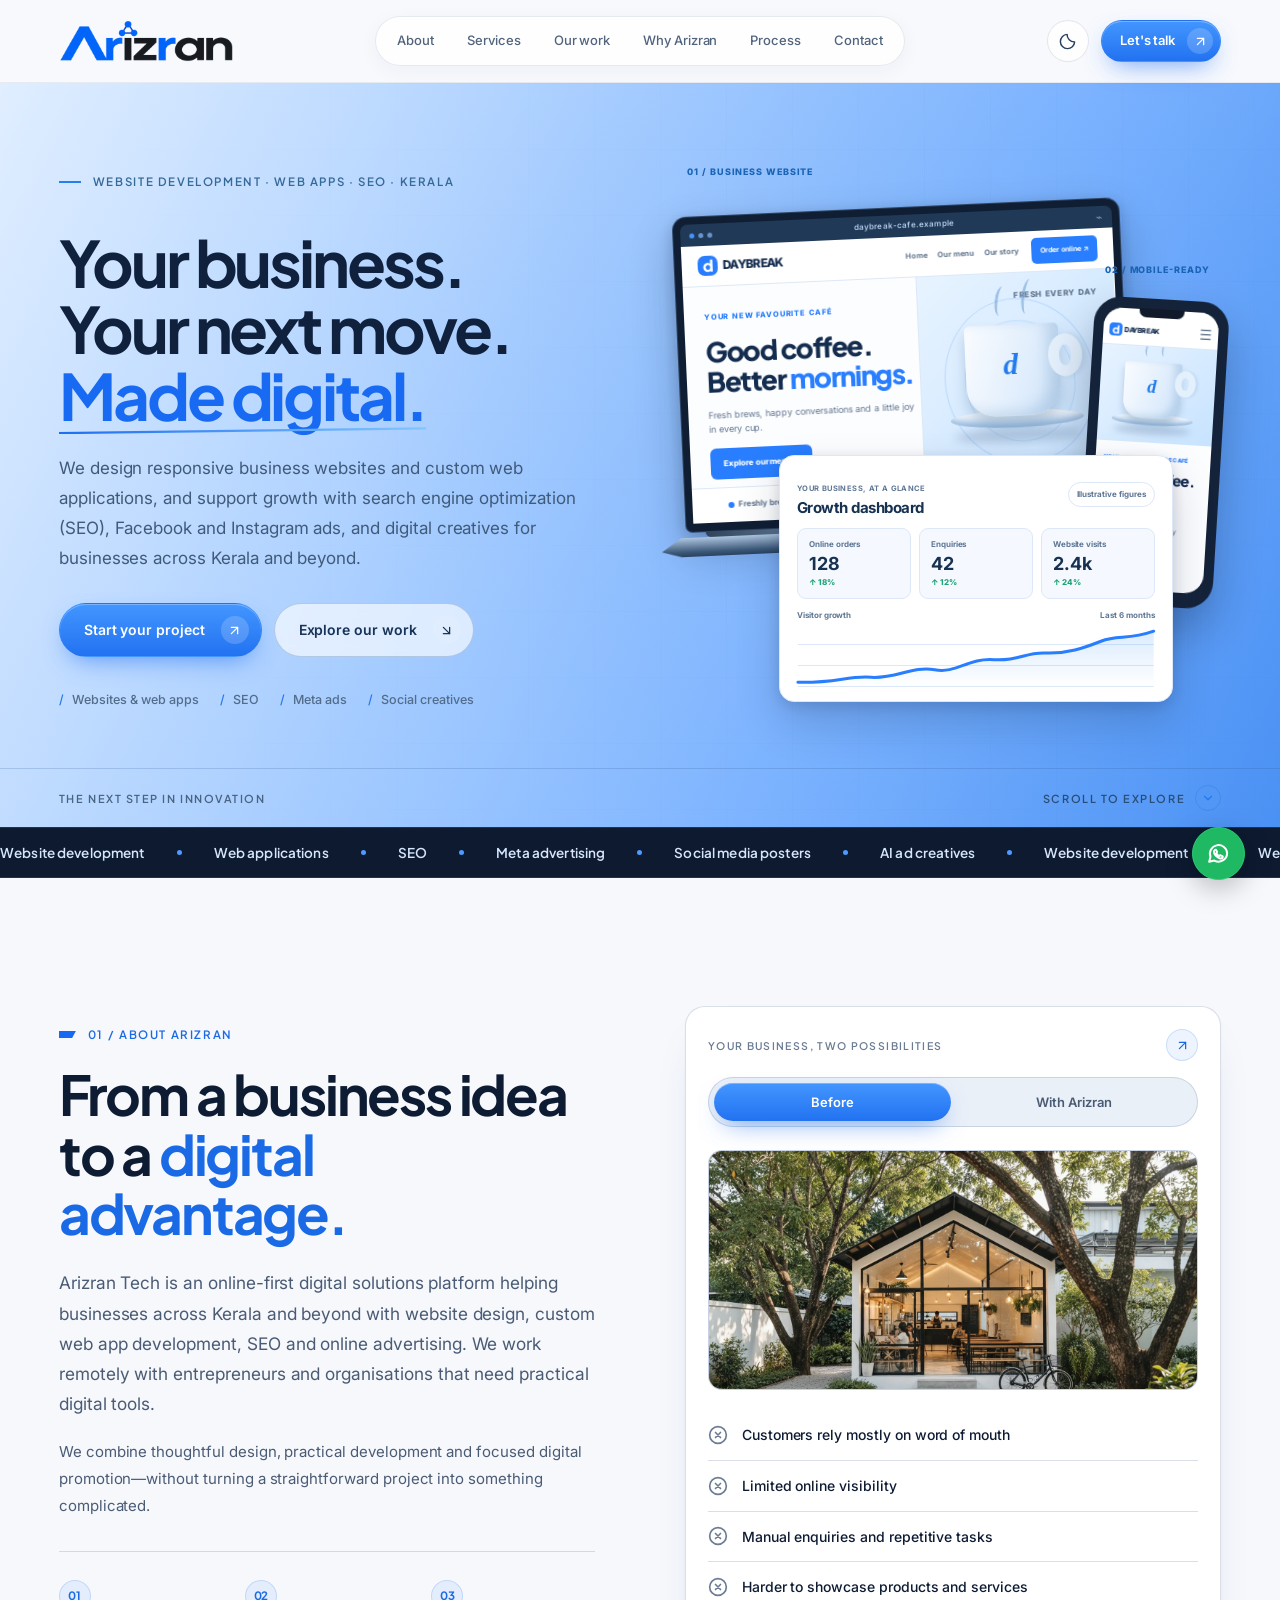
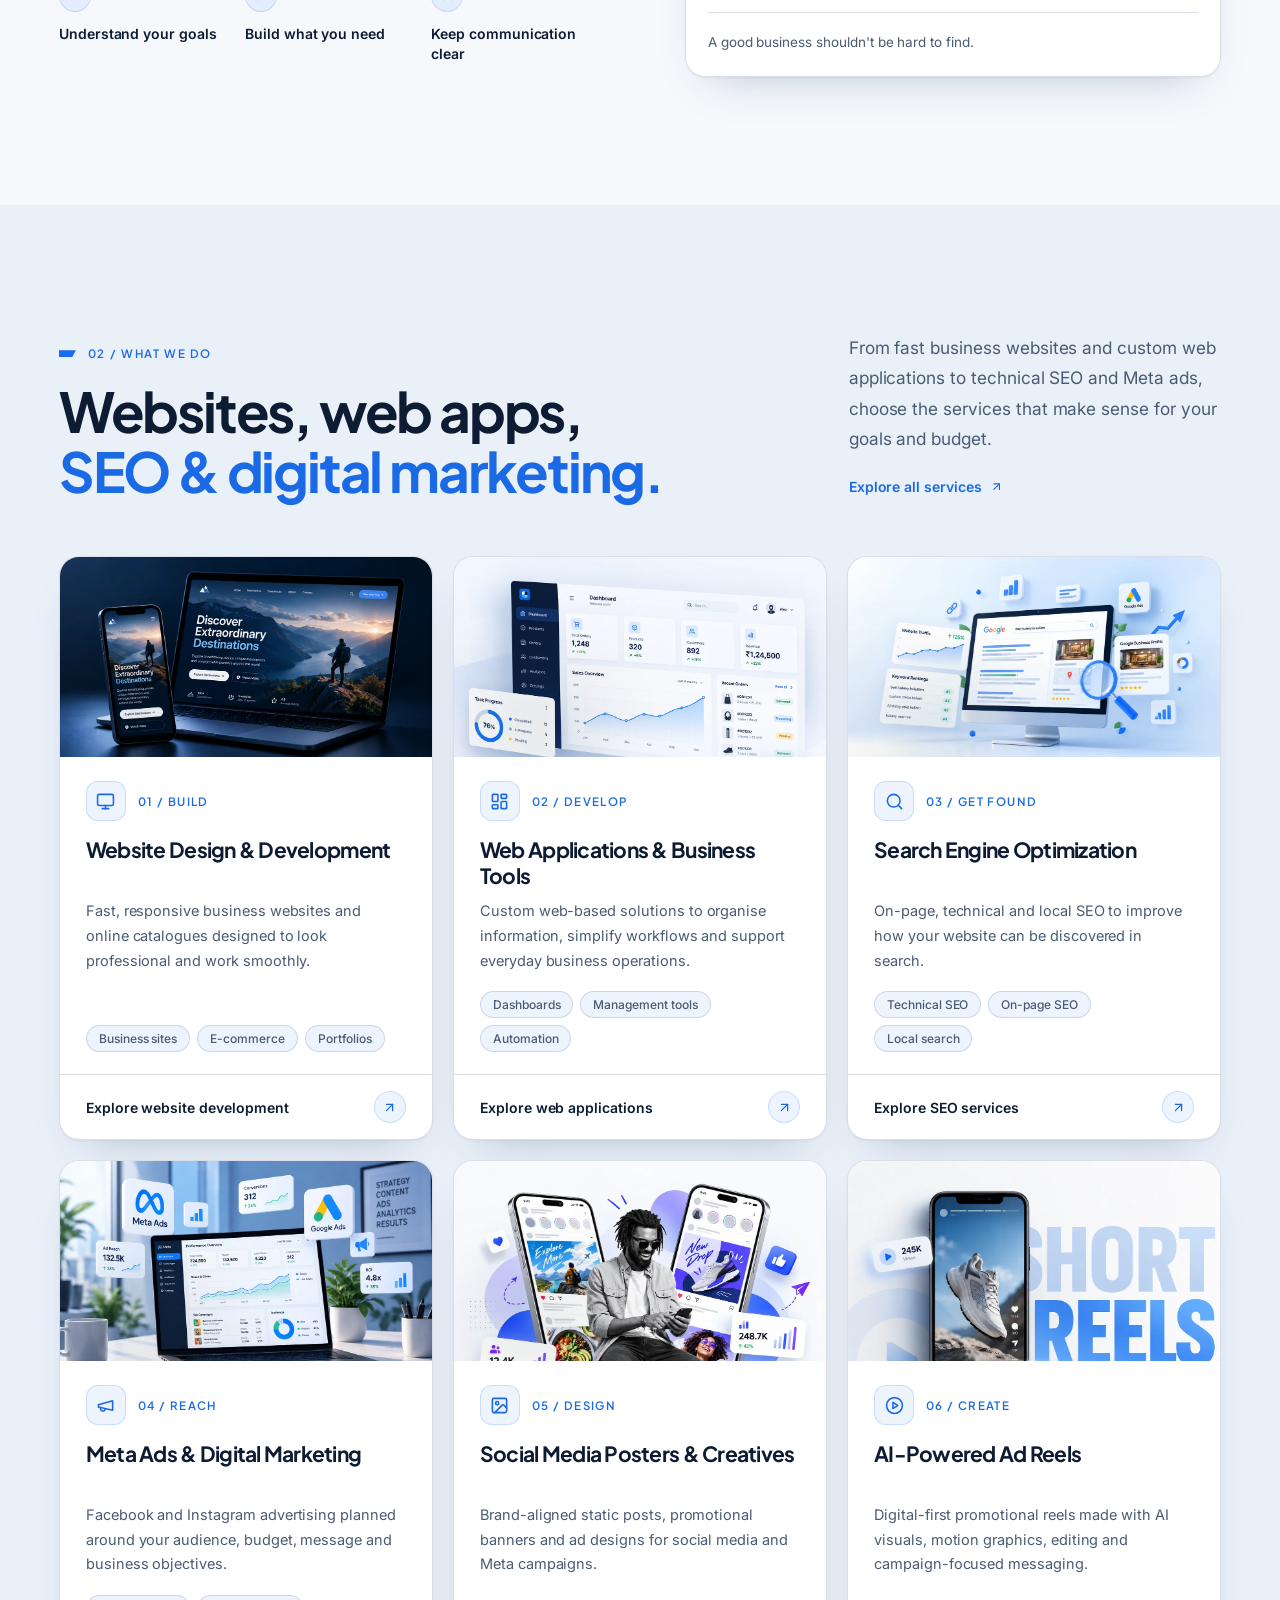
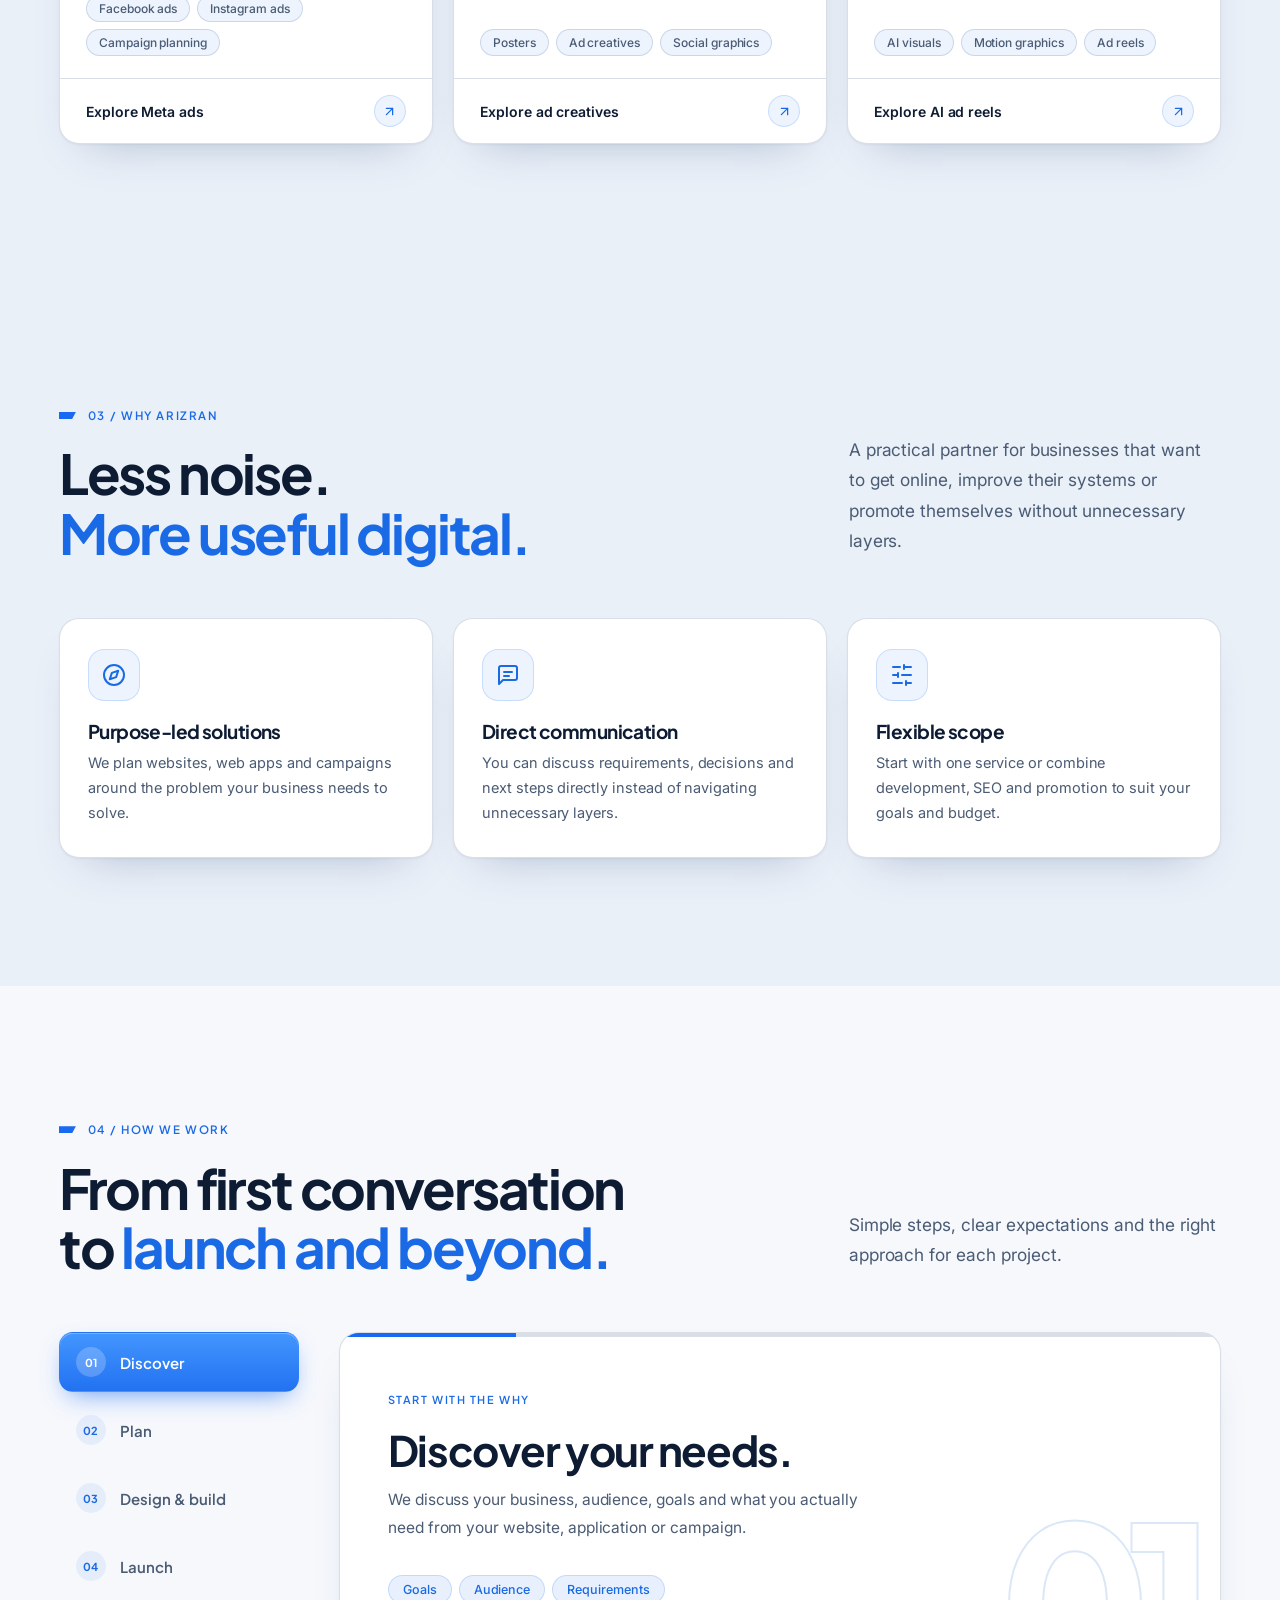
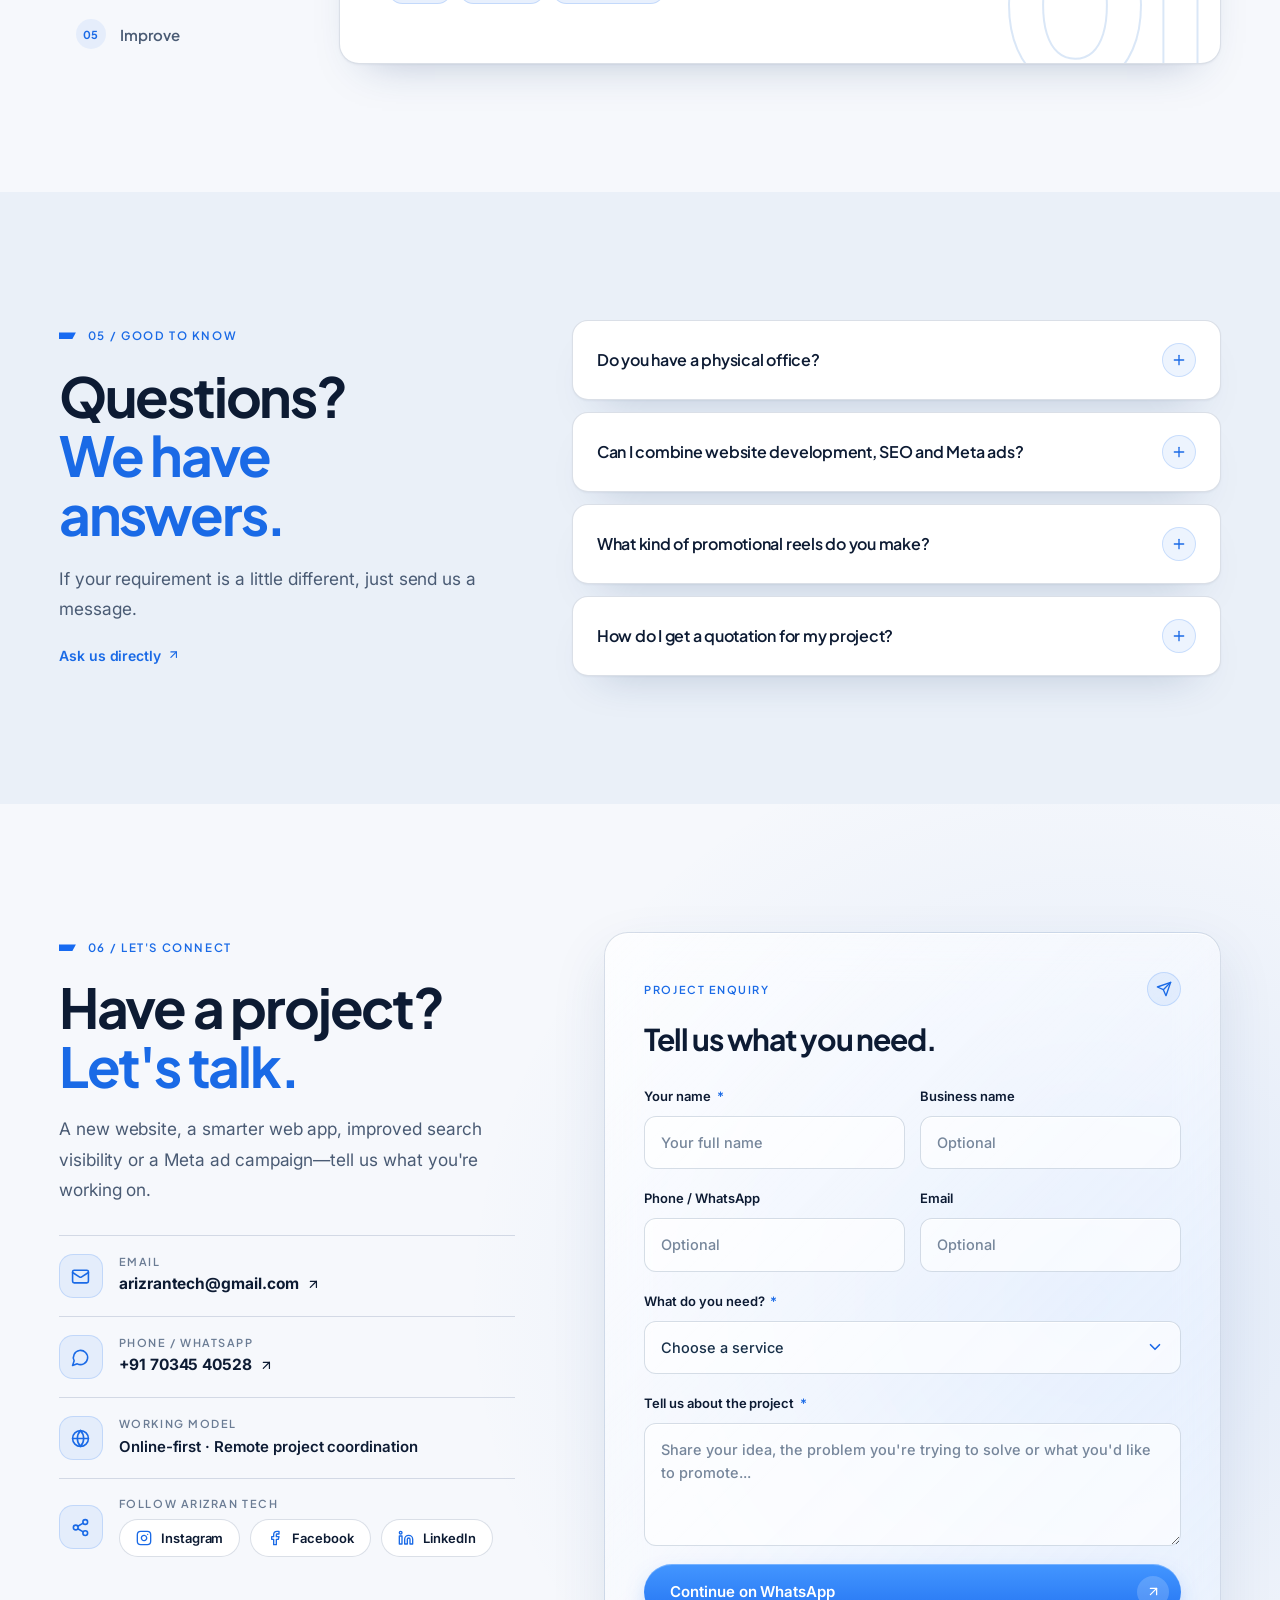
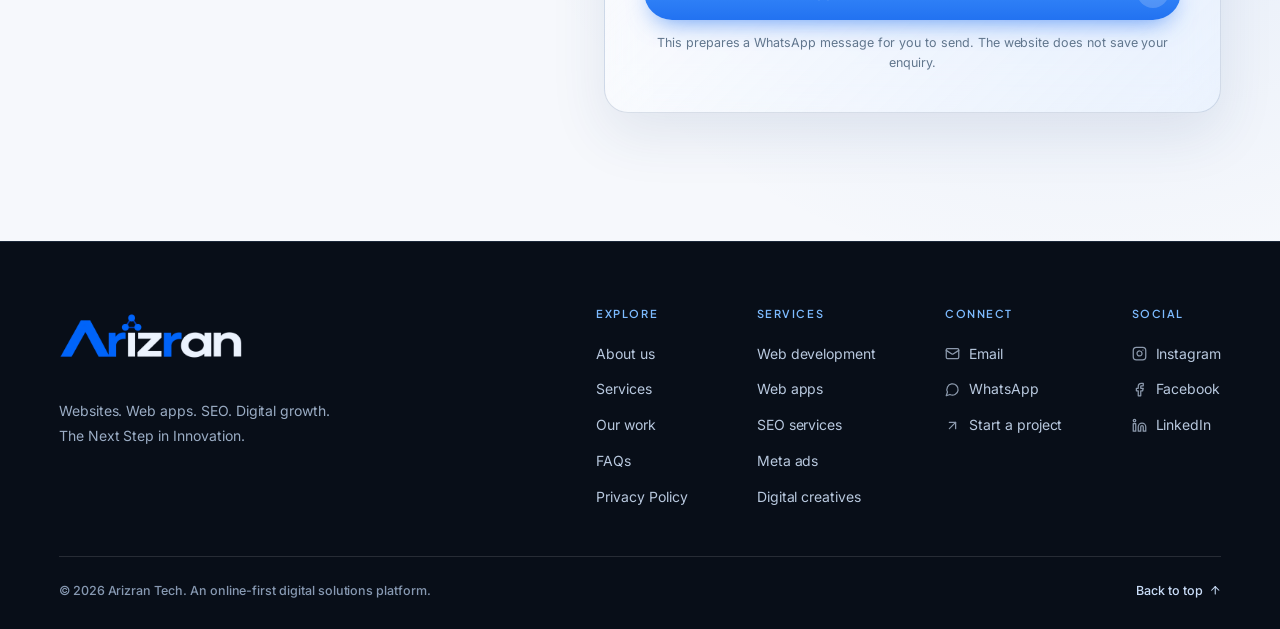
<file: index.html>
<!doctype html>
<html data-theme="light" lang="en-IN">
<head><script async="" src="https://www.googletagmanager.com/gtag/js?id=G-8PNWGNS64S"></script><script>window.dataLayer = window.dataLayer || [];
function gtag(){dataLayer.push(arguments);}
gtag('js', new Date());
gtag('config', 'G-8PNWGNS64S');</script>
<!-- Google Analytics 4 -->
<meta charset="utf-8"/>
<meta content="width=device-width,initial-scale=1" name="viewport"/>
<meta content="#0a1020" name="theme-color"/>
<meta content="Arizran Tech builds responsive websites and custom web apps, with SEO, Meta ads, social media posters and AI ad reels for businesses across Kerala and beyond." name="description"/>
<meta content="index,follow,max-image-preview:large" name="robots"/>
<meta content="website" property="og:type"/>
<meta content="en_IN" property="og:locale"/>
<meta content="Arizran Tech" property="og:site_name"/>
<meta content="Website Development, Web Apps &amp; SEO in Kerala | Arizran Tech" property="og:title"/>
<meta content="Arizran Tech builds responsive websites and custom web apps, with SEO, Meta ads, social media posters and AI ad reels for businesses across Kerala and beyond." property="og:description"/>
<meta content="https://www.arizrantech.com/" property="og:url"/>
<meta content="https://www.arizrantech.com/assets/arizran-social-preview.jpg" property="og:image"/>
<meta content="1200" property="og:image:width"/>
<meta content="630" property="og:image:height"/>
<meta content="Arizran Tech — Websites, Web Apps and Digital Growth" property="og:image:alt"/>
<meta content="summary_large_image" name="twitter:card"/>
<meta content="Website Development, Web Apps &amp; SEO in Kerala | Arizran Tech" name="twitter:title"/>
<meta content="Arizran Tech builds responsive websites and custom web apps, with SEO, Meta ads, social media posters and AI ad reels for businesses across Kerala and beyond." name="twitter:description"/>
<meta content="https://www.arizrantech.com/assets/arizran-social-preview.jpg" name="twitter:image"/>
<title>Website Development, Web Apps &amp; SEO in Kerala | Arizran Tech</title>
<link href="https://fonts.googleapis.com" rel="preconnect"/>
<link crossorigin="" href="https://fonts.gstatic.com" rel="preconnect"/>
<link href="https://fonts.googleapis.com/css2?family=Plus+Jakarta+Sans:wght@400;500;600;700;800&amp;family=Inter:wght@400;500;600;700&amp;display=swap" rel="stylesheet"/>
<link href="assets/favicon.png" rel="icon" type="image/png"/>
<link href="styles.css" rel="stylesheet"/><link href="homepage.css" rel="stylesheet"/>
<script type="application/ld+json">
{
  "@context": "https://schema.org",
  "@graph": [
    {
      "@type": "Organization",
      "@id": "https://www.arizrantech.com/#organization",
      "name": "Arizran Tech",
      "url": "https://www.arizrantech.com/",
      "description": "Online-first platform offering website and web application development, SEO, Meta ads and digital ad creatives.",
      "logo": "https://www.arizrantech.com/assets/arizran-logo.png",
      "image": "https://www.arizrantech.com/assets/arizran-social-preview.jpg",
      "email": "arizrantech@gmail.com",
      "telephone": "+91-70345-40528",
      "sameAs": [
        "https://www.instagram.com/arizrantech/",
        "https://www.facebook.com/profile.php?id=61595785553308",
        "https://www.linkedin.com/company/arizran-tech"
      ],
      "contactPoint": [
        {
          "@type": "ContactPoint",
          "contactType": "sales",
          "email": "arizrantech@gmail.com",
          "telephone": "+91-70345-40528"
        }
      ]
    },
    {
      "@type": "WebSite",
      "@id": "https://www.arizrantech.com/#website",
      "url": "https://www.arizrantech.com/",
      "name": "Arizran Tech",
      "description": "Website development, web applications and digital marketing services in Kerala.",
      "inLanguage": "en-IN",
      "publisher": {
        "@id": "https://www.arizrantech.com/#organization"
      }
    },
    {
      "@type": "WebPage",
      "@id": "https://www.arizrantech.com/#webpage",
      "url": "https://www.arizrantech.com/",
      "name": "Website Development, Web Apps & SEO in Kerala | Arizran Tech",
      "description": "Arizran Tech builds responsive websites and custom web apps, with SEO, Meta ads, social media posters and AI ad reels for businesses across Kerala and beyond.",
      "isPartOf": {
        "@id": "https://www.arizrantech.com/#website"
      },
      "about": {
        "@id": "https://www.arizrantech.com/#organization"
      },
      "inLanguage": "en-IN"
    },
    {
      "@type": "OfferCatalog",
      "@id": "https://www.arizrantech.com/#services",
      "name": "Arizran Tech digital services",
      "itemListElement": [
        {
          "@type": "Offer",
          "itemOffered": {
            "@type": "Service",
            "name": "Website Design and Development",
            "provider": {
              "@id": "https://www.arizrantech.com/#organization"
            },
            "areaServed": {
              "@type": "AdministrativeArea",
              "name": "Kerala, India"
            }
          }
        },
        {
          "@type": "Offer",
          "itemOffered": {
            "@type": "Service",
            "name": "Custom Web Application Development",
            "provider": {
              "@id": "https://www.arizrantech.com/#organization"
            },
            "areaServed": {
              "@type": "AdministrativeArea",
              "name": "Kerala, India"
            }
          }
        },
        {
          "@type": "Offer",
          "itemOffered": {
            "@type": "Service",
            "name": "Search Engine Optimization (SEO)",
            "provider": {
              "@id": "https://www.arizrantech.com/#organization"
            },
            "areaServed": {
              "@type": "AdministrativeArea",
              "name": "Kerala, India"
            }
          }
        },
        {
          "@type": "Offer",
          "itemOffered": {
            "@type": "Service",
            "name": "Meta Ads and Digital Marketing",
            "provider": {
              "@id": "https://www.arizrantech.com/#organization"
            },
            "areaServed": {
              "@type": "AdministrativeArea",
              "name": "Kerala, India"
            }
          }
        },
        {
          "@type": "Offer",
          "itemOffered": {
            "@type": "Service",
            "name": "Social Media Poster and Ad Creative Design",
            "provider": {
              "@id": "https://www.arizrantech.com/#organization"
            },
            "areaServed": {
              "@type": "AdministrativeArea",
              "name": "Kerala, India"
            }
          }
        },
        {
          "@type": "Offer",
          "itemOffered": {
            "@type": "Service",
            "name": "AI-Powered Promotional Ad Reels",
            "provider": {
              "@id": "https://www.arizrantech.com/#organization"
            },
            "areaServed": {
              "@type": "AdministrativeArea",
              "name": "Kerala, India"
            }
          }
        }
      ]
    }
  ]
}
</script>
<link href="https://www.arizrantech.com/" rel="canonical"/></head>
<body class="home-redesign" id="top">
<svg aria-hidden="true" focusable="false" style="position:absolute;width:0;height:0;overflow:hidden">
<defs>
<symbol id="i-arrow-up-right" viewbox="0 0 24 24"><path d="M7 7h10v10"></path><path d="M7 17 17 7"></path></symbol>
<symbol id="i-arrow-down-right" viewbox="0 0 24 24"><path d="m7 7 10 10"></path><path d="M17 7v10H7"></path></symbol>
<symbol id="i-arrow-up" viewbox="0 0 24 24"><path d="m5 12 7-7 7 7"></path><path d="M12 19V5"></path></symbol>
<symbol id="i-chevron-down" viewbox="0 0 24 24"><path d="m6 9 6 6 6-6"></path></symbol>
<symbol id="i-plus" viewbox="0 0 24 24"><path d="M5 12h14"></path><path d="M12 5v14"></path></symbol>
<symbol id="i-mail" viewbox="0 0 24 24"><rect height="16" rx="2" width="20" x="2" y="4"></rect><path d="m22 7-8.97 5.7a1.94 1.94 0 0 1-2.06 0L2 7"></path></symbol>
<symbol id="i-message" viewbox="0 0 24 24"><path d="M7.9 20A9 9 0 1 0 4 16.1L2 22Z"></path></symbol>
<symbol id="i-globe" viewbox="0 0 24 24"><circle cx="12" cy="12" r="10"></circle><path d="M12 2a14.5 14.5 0 0 0 0 20 14.5 14.5 0 0 0 0-20"></path><path d="M2 12h20"></path></symbol>
<symbol id="i-share" viewbox="0 0 24 24"><circle cx="18" cy="5" r="3"></circle><circle cx="6" cy="12" r="3"></circle><circle cx="18" cy="19" r="3"></circle><path d="m8.59 13.51 6.83 3.98"></path><path d="m15.41 6.51-6.82 3.98"></path></symbol>
<symbol id="i-send" viewbox="0 0 24 24"><path d="m22 2-7 20-4-9-9-4Z"></path><path d="M22 2 11 13"></path></symbol>
<symbol id="i-monitor" viewbox="0 0 24 24"><rect height="14" rx="2" width="20" x="2" y="3"></rect><path d="M8 21h8"></path><path d="M12 17v4"></path></symbol>
<symbol id="i-dashboard" viewbox="0 0 24 24"><rect height="9" rx="1" width="7" x="3" y="3"></rect><rect height="5" rx="1" width="7" x="14" y="3"></rect><rect height="9" rx="1" width="7" x="14" y="12"></rect><rect height="5" rx="1" width="7" x="3" y="16"></rect></symbol>
<symbol id="i-search" viewbox="0 0 24 24"><circle cx="11" cy="11" r="8"></circle><path d="m21 21-4.3-4.3"></path></symbol>
<symbol id="i-megaphone" viewbox="0 0 24 24"><path d="m3 11 18-5v12L3 14v-3z"></path><path d="M11.6 16.8a3 3 0 1 1-5.8-1.6"></path></symbol>
<symbol id="i-image" viewbox="0 0 24 24"><rect height="18" rx="2" width="18" x="3" y="3"></rect><circle cx="9" cy="9" r="2"></circle><path d="m21 15-3.086-3.086a2 2 0 0 0-2.828 0L6 21"></path></symbol>
<symbol id="i-play" viewbox="0 0 24 24"><circle cx="12" cy="12" r="10"></circle><path d="m10 8 6 4-6 4Z"></path></symbol>
<symbol id="i-compass" viewbox="0 0 24 24"><circle cx="12" cy="12" r="10"></circle><path d="m16.24 7.76-2.12 6.36-6.36 2.12 2.12-6.36 6.36-2.12z"></path></symbol>
<symbol id="i-chat" viewbox="0 0 24 24"><path d="M21 15a2 2 0 0 1-2 2H7l-4 4V5a2 2 0 0 1 2-2h14a2 2 0 0 1 2 2z"></path><path d="M8 9h8"></path><path d="M8 13h5"></path></symbol>
<symbol id="i-sliders" viewbox="0 0 24 24"><path d="M21 4h-7"></path><path d="M10 4H3"></path><path d="M21 12h-9"></path><path d="M8 12H3"></path><path d="M21 20h-5"></path><path d="M12 20H3"></path><path d="M14 2v4"></path><path d="M8 10v4"></path><path d="M16 18v4"></path></symbol>
<symbol id="i-instagram" viewbox="0 0 24 24"><rect height="20" rx="5" ry="5" width="20" x="2" y="2"></rect><path d="M16 11.37A4 4 0 1 1 12.63 8 4 4 0 0 1 16 11.37z"></path><path d="M17.5 6.5h.01"></path></symbol>
<symbol id="i-facebook" viewbox="0 0 24 24"><path d="M18 2h-3a5 5 0 0 0-5 5v3H7v4h3v8h4v-8h3l1-4h-4V7a1 1 0 0 1 1-1h3z"></path></symbol>
<symbol id="i-linkedin" viewbox="0 0 24 24"><path d="M16 8a6 6 0 0 1 6 6v7h-4v-7a2 2 0 0 0-2-2 2 2 0 0 0-2 2v7h-4v-7a6 6 0 0 1 6-6z"></path><rect height="12" width="4" x="2" y="9"></rect><circle cx="4" cy="4" r="2"></circle></symbol>
</defs>
</svg>
<a class="skip-link" href="#main">Skip to content</a>
<header class="header">
<div class="wrap header-inner">
<!-- Brand Logo -->
<a aria-label="Arizran Tech, back to top" class="brand brand-logo" href="#top">
<img alt="Arizran Tech" class="brand-logo-image logo-for-dark" height="54" src="assets/arizran-logo-on-dark.png" width="174"/>
<img alt="" class="brand-logo-image logo-for-light" height="54" src="assets/arizran-logo.png" width="174"/>
</a>
<!-- Floating Navigation Pill -->
<nav aria-label="Main navigation" class="nav" id="nav">
<a href="#about">About</a>
<a href="services/">Services</a>
<a href="#work">Our work</a>
<a href="#approach">Why Arizran</a>
<a href="#process">Process</a>
<a href="#contact">Contact</a>
</nav>
<!-- Right Controls -->
<div class="header-actions">
<!-- Modern Theme Switch -->
<button aria-label="Switch to light theme" class="theme-toggle" id="theme-toggle" title="Change theme" type="button">
<!-- Sun icon -->
<svg class="theme-icon icon-sun" fill="none" stroke="currentColor" stroke-linecap="round" stroke-width="1.8" viewbox="0 0 24 24">
<circle cx="12" cy="12" r="4"></circle>
<path d="M12 2v2m0 16v2M4.93 4.93l1.42 1.42m11.3 11.3 1.42 1.42M2 12h2m16 0h2M4.93 19.07l1.42-1.42M17.65 6.35l1.42-1.42"></path>
</svg>
<!-- Moon icon -->
<svg class="theme-icon icon-moon" fill="none" stroke="currentColor" stroke-linecap="round" stroke-linejoin="round" stroke-width="1.8" viewbox="0 0 24 24">
<path d="M20.985 12.486A9 9 0 0 1 11.514 3.015 9 9 0 1 0 20.985 12.486Z"></path>
</svg>
</button>
<a class="btn btn-small btn-blue header-cta" href="#contact">
        Let's talk <span aria-hidden="true" class="btn-ico"><svg aria-hidden="true" class="ico" focusable="false"><use href="#i-arrow-up-right"></use></svg></span>
</a>
</div>
<!-- Mobile Menu -->
<button aria-controls="nav" aria-expanded="false" aria-label="Open navigation" class="menu-toggle" id="menu-toggle" type="button">
<span></span>
<span></span>
<span></span>
</button>
</div>
<div aria-hidden="true" class="scroll-progress" id="scroll-progress"></div>
</header>
<main id="main">
<section aria-labelledby="hero-heading" class="hero">
<div aria-hidden="true" class="hero-grid"></div>
<div aria-hidden="true" class="hero-glow"></div>
<div class="wrap hero-layout">
<div class="hero-copy">
<p class="eyebrow eyebrow-bright"><span class="eyebrow-line"></span> WEBSITE DEVELOPMENT · WEB APPS · SEO · KERALA</p>
<h1 id="hero-heading">Your business.<br/>Your next move.<br/><em>Made digital.</em></h1>
<p class="hero-text">We design responsive business websites and custom web applications, and support growth with search engine optimization (SEO), Facebook and Instagram ads, and digital creatives for businesses across Kerala and beyond.</p>
<div class="button-row"><a class="btn btn-blue" href="#contact">Start your project <span aria-hidden="true" class="btn-ico"><svg aria-hidden="true" class="ico" focusable="false"><use href="#i-arrow-up-right"></use></svg></span></a><a class="btn btn-outline" href="#work">Explore our work <span aria-hidden="true" class="btn-ico"><svg aria-hidden="true" class="ico" focusable="false"><use href="#i-arrow-down-right"></use></svg></span></a></div>
<div aria-label="Our focus" class="hero-tags"><span>Websites &amp; web apps</span><span>SEO</span><span>Meta ads</span><span>Social creatives</span></div>
</div>
<div aria-label="Illustrative responsive business website on desktop and phone, alongside a sample growth dashboard" class="hero-visual" id="hero-visual" role="group">
<div class="hs-stage">
<div aria-hidden="true" class="hs-stage-note">01 / BUSINESS WEBSITE</div>
<div aria-label="Desktop preview of the fictional Daybreak Cafe business website" class="hs-monitor">
<div class="hs-monitor-frame">
<div aria-hidden="true" class="hs-browser"><div class="hs-browser-lights"><i></i><i></i><i></i></div><span>daybreak-cafe.example</span><span>⌁</span></div>
<div class="hs-web">
<div class="hs-site-nav"><div class="hs-brand"><span class="hs-brand-mark">d</span> DAYBREAK</div><div aria-hidden="true" class="hs-site-navlinks"><span>Home</span><span>Our menu</span><span>Our story</span></div><span class="hs-site-navcta">Order online ↗</span></div>
<div class="hs-home">
<div class="hs-home-copy"><div class="hs-eyebrow">YOUR NEW FAVOURITE CAFÉ</div><h3 aria-label="Good coffee. Better mornings.">Good coffee.<br/>Better <span aria-hidden="true" class="hs-typed">mornings.</span></h3><p>Fresh brews, happy conversations and a little joy in every cup.</p><span class="hs-home-cta">Explore our menu ↗</span></div>
<div class="hs-home-art"><span class="hs-art-caption">FRESH EVERY DAY</span><div class="hs-art-orbit"></div><div aria-hidden="true" class="hs-cup-scene"><i class="hs-steam hs-steam-a"></i><i class="hs-steam hs-steam-b"></i><i class="hs-cup-shadow"></i><i class="hs-cup-saucer"></i><i class="hs-cup"></i></div></div>
</div>
<div aria-hidden="true" class="hs-home-footer"><span><i></i> Freshly brewed</span><span><i></i> Made with care</span><span><i></i> Easy ordering</span></div>
</div>
</div><div class="hs-monitor-hinge"></div><div class="hs-monitor-base"></div>
</div>
<div aria-label="Mobile-optimized version of the same Daybreak Cafe business website" class="hs-phone">
<div class="hs-notch"></div><div class="hs-phone-screen">
<div class="hs-phone-nav"><div class="hs-brand"><span class="hs-brand-mark">d</span> DAYBREAK</div><span aria-hidden="true" class="hs-phone-menu">☰</span></div>
<div class="hs-mobile-art"><div aria-hidden="true" class="hs-cup-scene"><i class="hs-steam hs-steam-a"></i><i class="hs-steam hs-steam-b"></i><i class="hs-cup-shadow"></i><i class="hs-cup-saucer"></i><i class="hs-cup"></i></div></div>
<div class="hs-phone-copy"><div class="hs-eyebrow">YOUR NEW FAVOURITE CAFÉ</div><h3 aria-label="Good coffee. Better mornings.">Good coffee.<br/>Better <span aria-hidden="true" class="hs-typed">mornings.</span></h3><p>Fresh brews and happy moments.</p><span class="hs-home-cta">Explore menu ↗</span></div>
</div><div class="hs-phone-bottom"></div>
</div>
<div aria-label="Sample growth dashboard with fictional metrics, not actual client results" class="hs-insights">
<div class="hs-insights-head"><div><small>YOUR BUSINESS, AT A GLANCE</small><strong>Growth dashboard</strong></div><span class="hs-demo-label">Illustrative figures</span></div>
<div class="hs-metrics"><div class="hs-metric"><small>Online orders</small><strong>128</strong><span>↑ 18%</span></div><div class="hs-metric"><small>Enquiries</small><strong>42</strong><span>↑ 12%</span></div><div class="hs-metric"><small>Website visits</small><strong>2.4k</strong><span>↑ 24%</span></div></div>
<div class="hs-insights-chart"><div class="hs-chart-caption"><span>Visitor growth</span><span>Last 6 months</span></div>
<svg aria-hidden="true" preserveaspectratio="none" viewbox="0 0 400 74"><defs><lineargradient id="hs-chart-fill" x1="0" x2="0" y1="0" y2="1"><stop offset="0%" stop-color="#2d8cff" stop-opacity=".17"></stop><stop offset="100%" stop-color="#2d8cff" stop-opacity="0"></stop></lineargradient></defs><path class="hs-chart-guides" d="M1 71H399M1 46H399M1 21H399"></path><path d="M1 66C45 67 56 58 83 60S130 46 154 51S191 37 220 39S254 30 278 31S321 25 340 17S370 16 399 5V73H1Z" fill="url(#hs-chart-fill)"></path><path class="hs-chart-path" d="M1 66C45 67 56 58 83 60S130 46 154 51S191 37 220 39S254 30 278 31S321 25 340 17S370 16 399 5"></path></svg>
</div>
</div>
<div aria-hidden="true" class="hs-stage-note">02 / MOBILE-READY</div>
</div>
</div>
</div>
<div class="wrap hero-end"><span>THE NEXT STEP IN INNOVATION</span><a href="#about">SCROLL TO EXPLORE <span aria-hidden="true"><svg aria-hidden="true" class="ico" focusable="false"><use href="#i-chevron-down"></use></svg></span></a></div>
</section><div aria-label="Services" class="ticker"><div aria-hidden="true" class="ticker-track"><div class="ticker-sequence"><span>Website development</span><span>Web applications</span><span>SEO</span><span>Meta advertising</span><span>Social media posters</span><span>AI ad creatives</span></div><div class="ticker-sequence"><span>Website development</span><span>Web applications</span><span>SEO</span><span>Meta advertising</span><span>Social media posters</span><span>AI ad creatives</span></div></div></div>
<section class="section about-section" id="about">
<div class="wrap about-layout">
<div class="section-intro reveal"><span class="eyebrow">01 / ABOUT ARIZRAN</span><h2>From a business idea<br/>to a <em>digital advantage.</em></h2><p class="lead">Arizran Tech is an online-first digital solutions platform helping businesses across Kerala and beyond with website design, custom web app development, SEO and online advertising. We work remotely with entrepreneurs and organisations that need practical digital tools.</p><p class="body-copy">We combine thoughtful design, practical development and focused digital promotion—without turning a straightforward project into something complicated.</p>
<div class="about-principles"><div><b>01</b><span>Understand your goals</span></div><div><b>02</b><span>Build what you need</span></div><div><b>03</b><span>Keep communication clear</span></div></div>
</div>
<div class="before-after reveal" id="before-after">
<div class="ba-top"><span>YOUR BUSINESS, TWO POSSIBILITIES</span><span aria-hidden="true" class="ba-corner"><svg aria-hidden="true" class="ico" focusable="false"><use href="#i-arrow-up-right"></use></svg></span></div>
<div aria-label="Compare your business presence" class="ba-tabs" role="group"><button aria-pressed="true" class="active" data-state="before" type="button">Before</button><button aria-pressed="false" data-state="after" type="button">With Arizran</button></div>
<div class="ba-panel" data-ba="before"><div class="ba-art before-art"><img alt="Illustrative local cafe storefront" class="organic-image" decoding="async" loading="lazy" src="assets/shop-before.webp"/></div><ul><li>Customers rely mostly on word of mouth</li><li>Limited online visibility</li><li>Manual enquiries and repetitive tasks</li><li>Harder to showcase products and services</li></ul><p class="ba-caption">A good business shouldn't be hard to find.</p></div>
<div class="ba-panel" data-ba="after" hidden=""><div class="ba-art after-art"><img alt="Illustrative website concept for a local business" class="organic-image" decoding="async" loading="lazy" src="assets/shop-after.webp"/></div><ul><li>A website customers can explore anytime</li><li>Search visibility through SEO</li><li>Smarter forms, workflows and web tools</li><li>Targeted Meta ads and digital creatives</li></ul><p class="ba-caption">Digital tools designed around real business needs.</p></div>
</div>
</div>
</section>
<section class="section services-section section-alt" id="services">
<div class="wrap">
<div class="section-heading reveal"><div><span class="eyebrow">02 / WHAT WE DO</span><h2>Websites, web apps,<br/><em>SEO &amp; digital marketing.</em></h2></div><div><p class="lead">From fast business websites and custom web applications to technical SEO and Meta ads, choose the services that make sense for your goals and budget.</p><a class="home-services-link" href="https://www.arizrantech.com/services/">Explore all services <svg aria-hidden="true" class="ico ico-inline" focusable="false"><use href="#i-arrow-up-right"></use></svg></a></div></div>
<div class="service-grid">
<article class="service-card reveal"><div aria-hidden="true" class="service-visual web-visual"><img alt="" class="organic-image" decoding="async" loading="lazy" src="assets/service-website.webp"/></div><span class="service-label"><i aria-hidden="true" class="icon-chip"><svg aria-hidden="true" class="ico" focusable="false"><use href="#i-monitor"></use></svg></i>01 / BUILD</span><h3>Website Design &amp; Development</h3><p>Fast, responsive business websites and online catalogues designed to look professional and work smoothly.</p><div class="service-tags"><span>Business sites</span><span>E-commerce</span><span>Portfolios</span></div><a href="https://www.arizrantech.com/services/website-development/">Explore website development <span aria-hidden="true" class="btn-ico"><svg aria-hidden="true" class="ico" focusable="false"><use href="#i-arrow-up-right"></use></svg></span></a></article>
<article class="service-card reveal"><div aria-hidden="true" class="service-visual app-visual"><img alt="" class="organic-image" decoding="async" loading="lazy" src="assets/service-webapps.webp"/></div><span class="service-label"><i aria-hidden="true" class="icon-chip"><svg aria-hidden="true" class="ico" focusable="false"><use href="#i-dashboard"></use></svg></i>02 / DEVELOP</span><h3>Web Applications &amp; Business Tools</h3><p>Custom web-based solutions to organise information, simplify workflows and support everyday business operations.</p><div class="service-tags"><span>Dashboards</span><span>Management tools</span><span>Automation</span></div><a href="https://www.arizrantech.com/services/web-app-development/">Explore web applications <span aria-hidden="true" class="btn-ico"><svg aria-hidden="true" class="ico" focusable="false"><use href="#i-arrow-up-right"></use></svg></span></a></article>
<article class="service-card reveal"><div aria-hidden="true" class="service-visual seo-visual"><img alt="" class="organic-image" decoding="async" loading="lazy" src="assets/service-seo.webp"/></div><span class="service-label"><i aria-hidden="true" class="icon-chip"><svg aria-hidden="true" class="ico" focusable="false"><use href="#i-search"></use></svg></i>03 / GET FOUND</span><h3>Search Engine Optimization</h3><p>On-page, technical and local SEO to improve how your website can be discovered in search.</p><div class="service-tags"><span>Technical SEO</span><span>On-page SEO</span><span>Local search</span></div><a href="https://www.arizrantech.com/services/seo-services/">Explore SEO services <span aria-hidden="true" class="btn-ico"><svg aria-hidden="true" class="ico" focusable="false"><use href="#i-arrow-up-right"></use></svg></span></a></article>
<article class="service-card reveal"><div aria-hidden="true" class="service-visual ads-visual"><img alt="" class="organic-image" decoding="async" loading="lazy" src="assets/service-meta.webp"/></div><span class="service-label"><i aria-hidden="true" class="icon-chip"><svg aria-hidden="true" class="ico" focusable="false"><use href="#i-megaphone"></use></svg></i>04 / REACH</span><h3>Meta Ads &amp; Digital Marketing</h3><p>Facebook and Instagram advertising planned around your audience, budget, message and business objectives.</p><div class="service-tags"><span>Facebook ads</span><span>Instagram ads</span><span>Campaign planning</span></div><a href="https://www.arizrantech.com/services/digital-marketing/">Explore Meta ads <span aria-hidden="true" class="btn-ico"><svg aria-hidden="true" class="ico" focusable="false"><use href="#i-arrow-up-right"></use></svg></span></a></article>
<article class="service-card reveal" id="service-creatives"><div aria-hidden="true" class="service-visual poster-visual"><img alt="" class="organic-image" decoding="async" loading="lazy" src="assets/service-social.webp"/></div><span class="service-label"><i aria-hidden="true" class="icon-chip"><svg aria-hidden="true" class="ico" focusable="false"><use href="#i-image"></use></svg></i>05 / DESIGN</span><h3>Social Media Posters &amp; Creatives</h3><p>Brand-aligned static posts, promotional banners and ad designs for social media and Meta campaigns.</p><div class="service-tags"><span>Posters</span><span>Ad creatives</span><span>Social graphics</span></div><a href="https://www.arizrantech.com/services/digital-marketing/#content-creation">Explore ad creatives <span aria-hidden="true" class="btn-ico"><svg aria-hidden="true" class="ico" focusable="false"><use href="#i-arrow-up-right"></use></svg></span></a></article>
<article class="service-card reveal"><div aria-hidden="true" class="service-visual reel-visual"><img alt="" class="organic-image" decoding="async" loading="lazy" src="assets/service-reels.webp"/></div><span class="service-label"><i aria-hidden="true" class="icon-chip"><svg aria-hidden="true" class="ico" focusable="false"><use href="#i-play"></use></svg></i>06 / CREATE</span><h3>AI-Powered Ad Reels</h3><p>Digital-first promotional reels made with AI visuals, motion graphics, editing and campaign-focused messaging.</p><div class="service-tags"><span>AI visuals</span><span>Motion graphics</span><span>Ad reels</span></div><a href="https://www.arizrantech.com/services/digital-marketing/#content-creation">Explore AI ad reels <span aria-hidden="true" class="btn-ico"><svg aria-hidden="true" class="ico" focusable="false"><use href="#i-arrow-up-right"></use></svg></span></a></article>
</div>
</div>
</section>

<section class="section approach-section section-alt" id="approach">
<div class="wrap">
<div class="section-heading reveal"><div><span class="eyebrow">03 / WHY ARIZRAN</span><h2>Less noise.<br/><em>More useful digital.</em></h2></div><p class="lead">A practical partner for businesses that want to get online, improve their systems or promote themselves without unnecessary layers.</p></div>
<div class="reasons-grid"><div class="reason reveal"><span aria-hidden="true"><svg aria-hidden="true" class="ico" focusable="false"><use href="#i-compass"></use></svg></span><h3>Purpose-led solutions</h3><p>We plan websites, web apps and campaigns around the problem your business needs to solve.</p></div><div class="reason reveal"><span aria-hidden="true"><svg aria-hidden="true" class="ico" focusable="false"><use href="#i-chat"></use></svg></span><h3>Direct communication</h3><p>You can discuss requirements, decisions and next steps directly instead of navigating unnecessary layers.</p></div><div class="reason reveal"><span aria-hidden="true"><svg aria-hidden="true" class="ico" focusable="false"><use href="#i-sliders"></use></svg></span><h3>Flexible scope</h3><p>Start with one service or combine development, SEO and promotion to suit your goals and budget.</p></div></div>
</div>
</section>
<section class="section process-section" id="process">
<div class="wrap"><div class="section-heading reveal"><div><span class="eyebrow">04 / HOW WE WORK</span><h2>From first conversation<br/>to <em>launch and beyond.</em></h2></div><p class="lead">Simple steps, clear expectations and the right approach for each project.</p></div><div class="process-layout reveal"><div aria-label="Project process steps" class="process-tabs" role="group"><button aria-pressed="true" class="active" data-step="0" type="button"><span>01</span> Discover</button><button aria-pressed="false" data-step="1" type="button"><span>02</span> Plan</button><button aria-pressed="false" data-step="2" type="button"><span>03</span> Design &amp; build</button><button aria-pressed="false" data-step="3" type="button"><span>04</span> Launch</button><button aria-pressed="false" data-step="4" type="button"><span>05</span> Improve</button></div><div class="process-detail"><div class="process-progress"><span id="process-progress-fill"></span></div><div class="process-number" id="process-number">01</div><span class="process-label" id="process-label">START WITH THE WHY</span><h3 id="process-title">Discover your needs.</h3><p id="process-description">We discuss your business, audience, goals and what you actually need from your website, application or campaign.</p><div class="process-keywords" id="process-keywords"><span>Goals</span><span>Audience</span><span>Requirements</span></div></div></div></div>
</section>
<section class="section faq-section section-alt" id="faq"><div class="wrap faq-layout"><div class="reveal"><span class="eyebrow">05 / GOOD TO KNOW</span><h2>Questions?<br/><em>We have answers.</em></h2><p class="lead">If your requirement is a little different, just send us a message.</p><a class="text-link" href="#contact">Ask us directly <svg aria-hidden="true" class="ico ico-inline" focusable="false"><use href="#i-arrow-up-right"></use></svg></a></div><div class="faq-list reveal"><details><summary>Do you have a physical office?<span aria-hidden="true" class="faq-ico"><svg aria-hidden="true" class="ico" focusable="false"><use href="#i-plus"></use></svg></span></summary><p>Arizran Tech currently works as an online-first digital solutions platform. Project discussions and coordination take place remotely.</p></details><details><summary>Can I combine website development, SEO and Meta ads?<span aria-hidden="true" class="faq-ico"><svg aria-hidden="true" class="ico" focusable="false"><use href="#i-plus"></use></svg></span></summary><p>Yes. Services can be arranged individually or as a tailored combination based on your business needs, priorities and budget.</p></details><details><summary>What kind of promotional reels do you make?<span aria-hidden="true" class="faq-ico"><svg aria-hidden="true" class="ico" focusable="false"><use href="#i-plus"></use></svg></span></summary><p>Our digital reels use AI-assisted visuals, motion graphics, editing and promotional messaging. We discuss the creative approach before starting.</p></details><details><summary>How do I get a quotation for my project?<span aria-hidden="true" class="faq-ico"><svg aria-hidden="true" class="ico" focusable="false"><use href="#i-plus"></use></svg></span></summary><p>Share your requirements through our contact form or WhatsApp. We discuss the scope and features before providing an estimate.</p></details></div></div></section>
<section class="section contact-section" id="contact"><div class="wrap contact-layout"><div class="contact-left reveal"><span class="eyebrow">06 / LET'S CONNECT</span><h2>Have a project?<br/><em>Let's talk.</em></h2><p class="lead">A new website, a smarter web app, improved search visibility or a Meta ad campaign—tell us what you're working on.</p><div class="contact-item"><i aria-hidden="true" class="icon-chip"><svg aria-hidden="true" class="ico" focusable="false"><use href="#i-mail"></use></svg></i><span>EMAIL</span><a href="mailto:arizrantech@gmail.com">arizrantech@gmail.com <svg aria-hidden="true" class="ico ico-inline" focusable="false"><use href="#i-arrow-up-right"></use></svg></a></div><div class="contact-item"><i aria-hidden="true" class="icon-chip"><svg aria-hidden="true" class="ico" focusable="false"><use href="#i-message"></use></svg></i><span>PHONE / WHATSAPP</span><a href="https://wa.me/917034540528?text=Hi%20Arizran%20Tech%2C%20I%20would%20like%20to%20discuss%20a%20project." rel="noopener noreferrer" target="_blank">+91 70345 40528 <svg aria-hidden="true" class="ico ico-inline" focusable="false"><use href="#i-arrow-up-right"></use></svg></a></div><div class="contact-item"><i aria-hidden="true" class="icon-chip"><svg aria-hidden="true" class="ico" focusable="false"><use href="#i-globe"></use></svg></i><span>WORKING MODEL</span><p>Online-first · Remote project coordination</p></div><div class="contact-item"><i aria-hidden="true" class="icon-chip"><svg aria-hidden="true" class="ico" focusable="false"><use href="#i-share"></use></svg></i><span>FOLLOW ARIZRAN TECH</span><div class="contact-socials"><a aria-label="Arizran Tech on Instagram" href="https://www.instagram.com/arizrantech/" rel="noopener noreferrer" target="_blank"><svg aria-hidden="true" class="ico" focusable="false"><use href="#i-instagram"></use></svg>Instagram</a><a aria-label="Arizran Tech on Facebook" href="https://www.facebook.com/profile.php?id=61595785553308" rel="noopener noreferrer" target="_blank"><svg aria-hidden="true" class="ico" focusable="false"><use href="#i-facebook"></use></svg>Facebook</a><a aria-label="Arizran Tech on LinkedIn" href="https://www.linkedin.com/company/arizran-tech" rel="noopener noreferrer" target="_blank"><svg aria-hidden="true" class="ico" focusable="false"><use href="#i-linkedin"></use></svg>LinkedIn</a></div></div></div>
<form class="contact-form reveal" id="contact-form"><div class="form-heading"><span>PROJECT ENQUIRY</span><span aria-hidden="true" class="fh-ico"><svg aria-hidden="true" class="ico" focusable="false"><use href="#i-send"></use></svg></span></div><h3>Tell us what you need.</h3><div class="form-row"><label>Your name <span>*</span><input autocomplete="name" maxlength="80" name="name" placeholder="Your full name" required="" type="text"/></label><label>Business name<input autocomplete="organization" maxlength="90" name="business" placeholder="Optional" type="text"/></label></div><div class="form-row"><label>Phone / WhatsApp<input autocomplete="tel" maxlength="30" name="phone" placeholder="Optional" type="tel"/></label><label>Email<input autocomplete="email" maxlength="140" name="email" placeholder="Optional" type="email"/></label></div><label>What do you need? <span>*</span><select name="service" required=""><option disabled="" selected="" value="">Choose a service</option><option>Website Design &amp; Development</option><option>Web Applications &amp; Business Tools</option><option>Search Engine Optimization</option><option>Meta Ads &amp; Digital Marketing</option><option>Social Media Posters &amp; Creatives</option><option>AI-Powered Ad Reels</option><option>Multiple services</option><option>Not sure yet</option></select></label><label>Tell us about the project <span>*</span><textarea maxlength="1800" name="message" placeholder="Share your idea, the problem you're trying to solve or what you'd like to promote..." required="" rows="4"></textarea></label><button class="btn btn-blue form-submit" type="submit">Continue on WhatsApp <span aria-hidden="true" class="btn-ico"><svg aria-hidden="true" class="ico" focusable="false"><use href="#i-arrow-up-right"></use></svg></span></button><p class="form-help" id="form-help">This prepares a WhatsApp message for you to send. The website does not save your enquiry.</p></form></div></section>
</main>
<footer class="footer">
<div class="wrap">
<div class="footer-top">
<div class="footer-about">
<a aria-label="Arizran Tech, back to top" class="brand brand-logo" href="#top">
<img alt="" class="brand-logo-image" height="54" src="assets/arizran-logo-on-dark.png" width="174"/>
</a>
<p>Websites. Web apps. SEO. Digital growth.<br/>The Next Step in Innovation.</p>
</div>
<div class="footer-columns">
<div><span>EXPLORE</span>
<a href="#about">About us</a>
<a href="https://www.arizrantech.com/services/">Services</a>
<a href="#work">Our work</a>
<a href="#faq">FAQs</a>
<a href="https://www.arizrantech.com/privacy-policy/">Privacy Policy</a>
</div>
<div>
<span>SERVICES</span>
<a href="https://www.arizrantech.com/services/website-development/">Web development</a>
<a href="https://www.arizrantech.com/services/web-app-development/">Web apps</a>
<a href="https://www.arizrantech.com/services/seo-services/">SEO services</a>
<a href="https://www.arizrantech.com/services/digital-marketing/">Meta ads</a>
<a href="#service-creatives">Digital creatives</a></div><div><span>CONNECT</span><a href="mailto:arizrantech@gmail.com"><svg aria-hidden="true" class="ico" focusable="false"><use href="#i-mail"></use></svg>Email</a><a href="https://wa.me/917034540528" rel="noopener noreferrer" target="_blank"><svg aria-hidden="true" class="ico" focusable="false"><use href="#i-message"></use></svg>WhatsApp</a><a href="#contact"><svg aria-hidden="true" class="ico" focusable="false"><use href="#i-arrow-up-right"></use></svg>Start a project</a></div><div><span>SOCIAL</span><a href="https://www.instagram.com/arizrantech/" rel="noopener noreferrer" target="_blank"><svg aria-hidden="true" class="ico" focusable="false"><use href="#i-instagram"></use></svg>Instagram</a><a href="https://www.facebook.com/profile.php?id=61595785553308" rel="noopener noreferrer" target="_blank"><svg aria-hidden="true" class="ico" focusable="false"><use href="#i-facebook"></use></svg>Facebook</a><a href="https://www.linkedin.com/company/arizran-tech" rel="noopener noreferrer" target="_blank"><svg aria-hidden="true" class="ico" focusable="false"><use href="#i-linkedin"></use></svg>LinkedIn</a></div></div></div><div class="footer-bottom"><span>© <span id="year">2026</span> Arizran Tech. An online-first digital solutions platform.</span><a href="#top">Back to top <svg aria-hidden="true" class="ico" focusable="false"><use href="#i-arrow-up"></use></svg></a></div></div></footer>
<nav aria-label="Quick actions" class="floating-actions">
<a aria-label="Back to top" class="floating-action back-to-top" hidden="" href="#top" id="back-to-top" title="Back to top">
<svg aria-hidden="true" fill="none" stroke="currentColor" stroke-linecap="round" stroke-linejoin="round" stroke-width="2.4" viewbox="0 0 24 24"><path d="m6 14 6-6 6 6"></path><path d="M12 9v11"></path></svg>
</a>
<a aria-label="Chat with Arizran Tech on WhatsApp" class="floating-action floating-whatsapp" href="https://wa.me/917034540528?text=Hi%20Arizran%20Tech%2C%20I%20would%20like%20to%20discuss%20a%20project." rel="noopener noreferrer" target="_blank" title="Chat on WhatsApp">
<svg aria-hidden="true" fill="none" stroke="currentColor" stroke-linecap="round" stroke-linejoin="round" stroke-width="1.9" viewbox="0 0 24 24"><path d="M20.3 11.6a8.3 8.3 0 0 1-12.3 7.2L3 20l1.3-4.7a8.3 8.3 0 1 1 16-3.7Z"></path><path d="M8.3 8.8c.3-.5.5-.5.7-.5h.6l1 2.1c.1.3-.1.5-.4.9l-.3.4c.6 1.2 1.5 2.1 2.7 2.7l.4-.4c.3-.3.5-.4.9-.3l1.9.9c.3.1.4.4.3.7-.2 1-1.3 1.7-2.4 1.5-2.6-.4-5.8-3.6-6.1-6.2-.1-.7.1-1.3.7-1.8Z"></path></svg>
</a>
</nav>
<script defer src="script.js"></script></body>
</html>
</file>
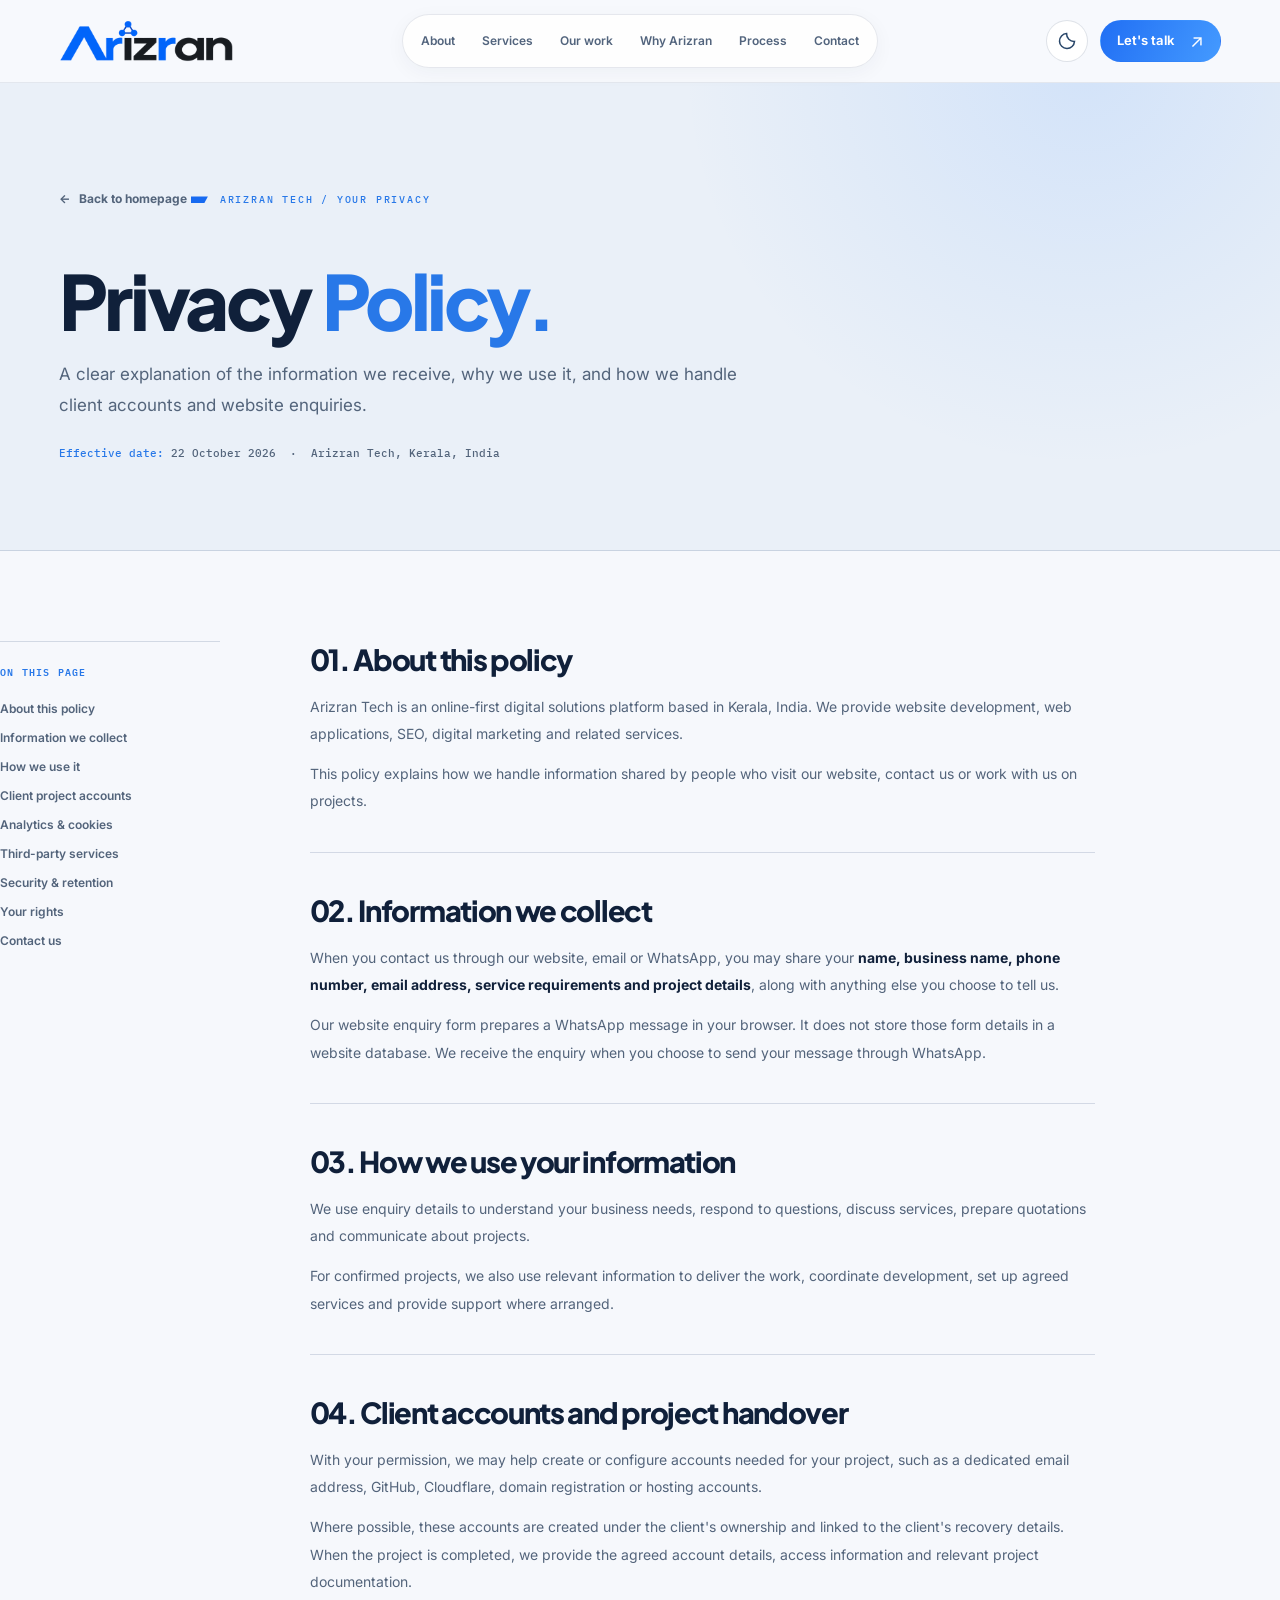
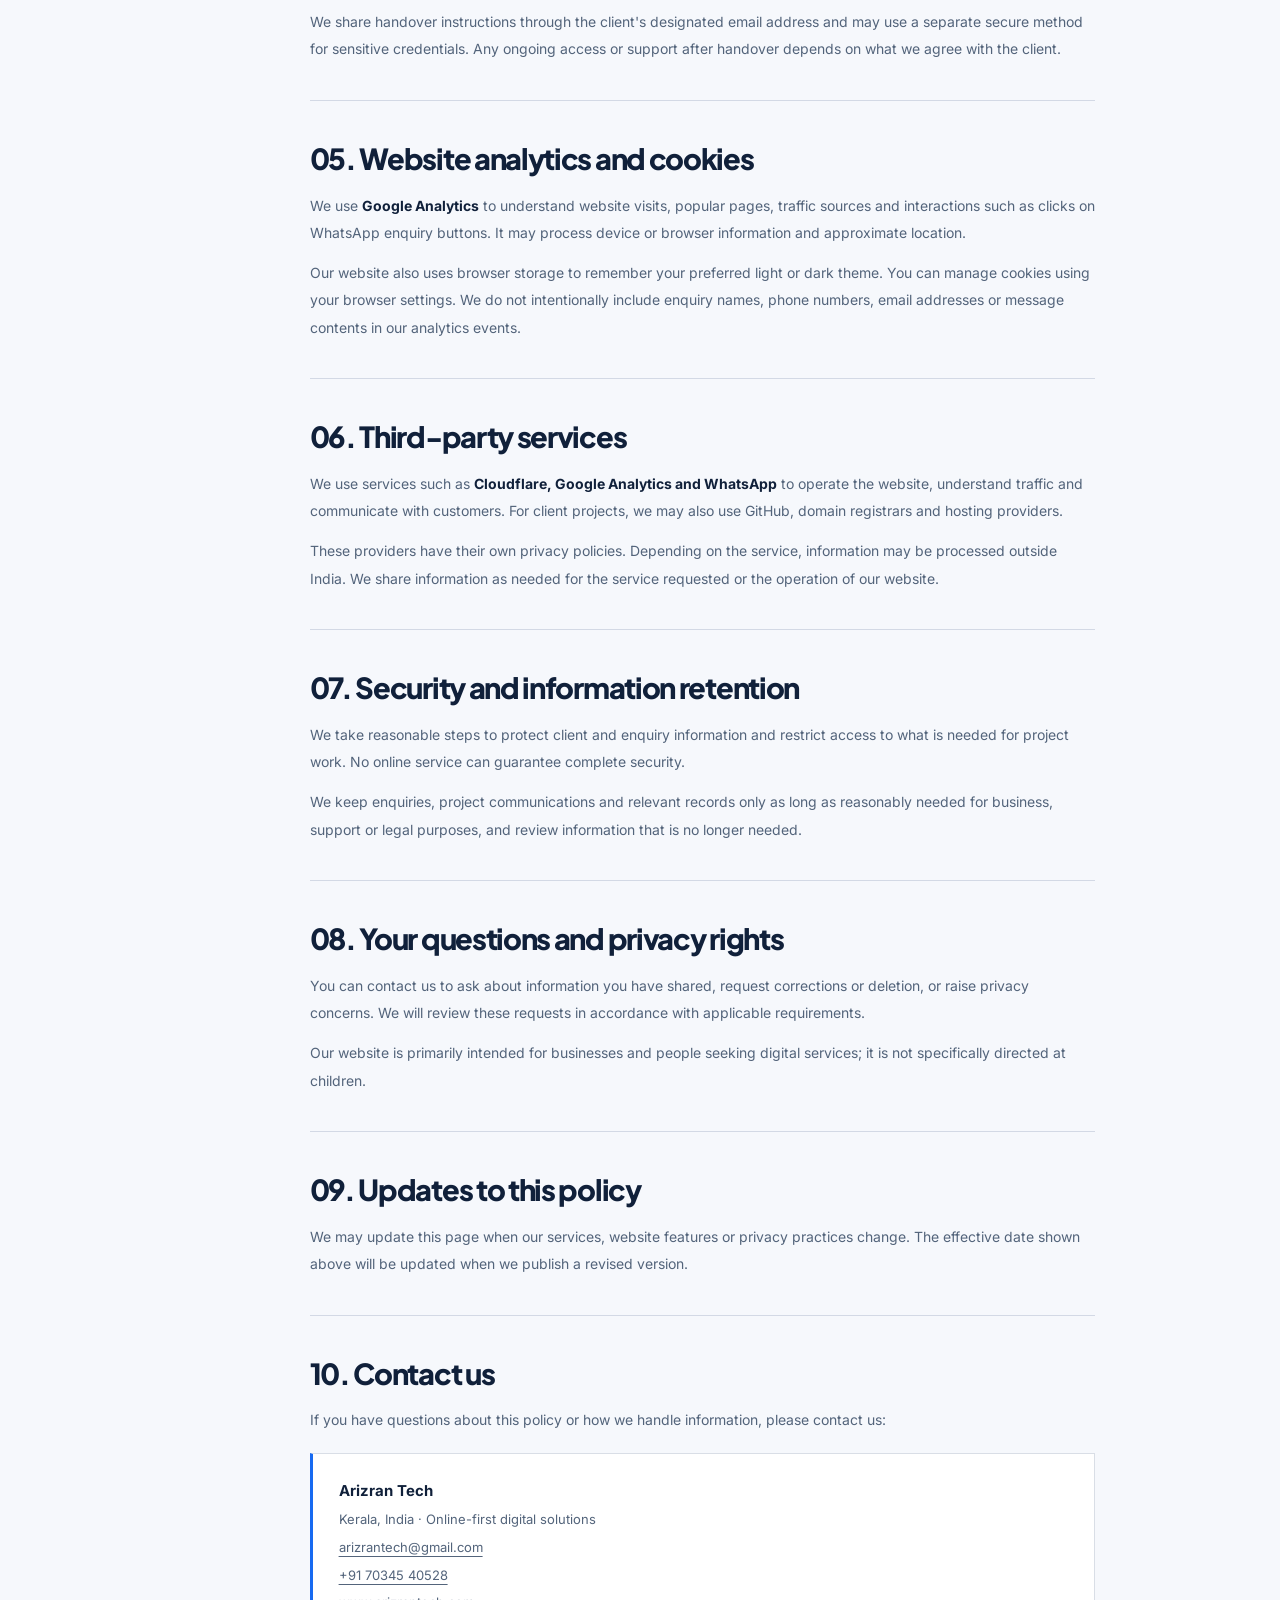
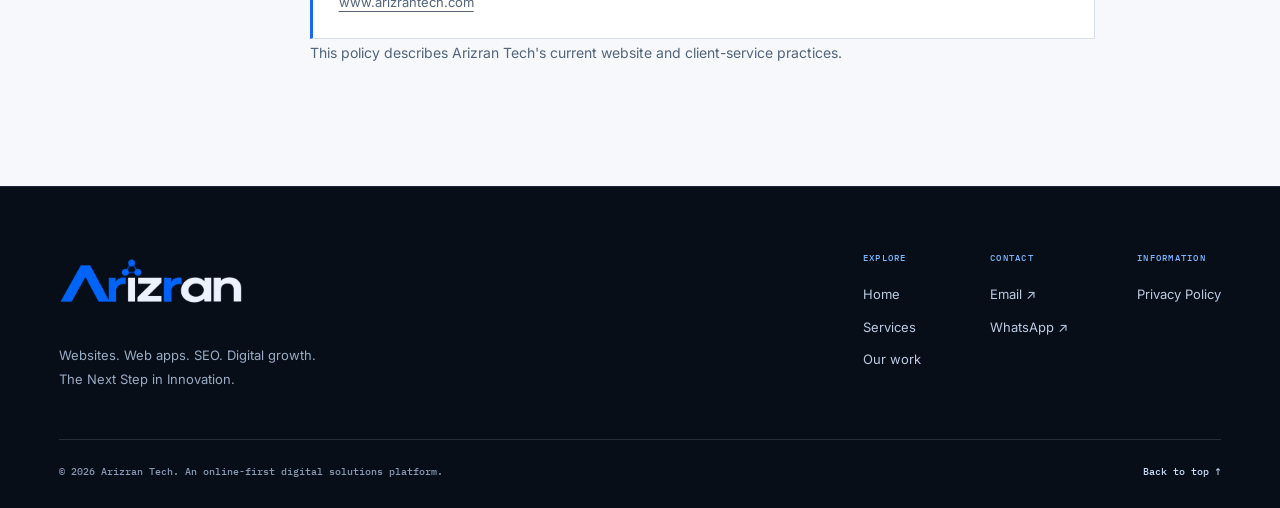
<file: privacy-policy/index.html>
<!doctype html>
<html lang="en-IN" data-theme="light">
<head>
  <meta charset="utf-8">
  <meta name="viewport" content="width=device-width, initial-scale=1">
  <meta name="theme-color" content="#f6f8fc">
  <title>Privacy Policy | Arizran Tech</title>
  <meta name="description" content="Read how Arizran Tech handles website enquiries, client project information, account setup, analytics, and personal information.">
  <meta name="robots" content="index,follow">
  <link rel="canonical" href="https://www.arizrantech.com/privacy-policy/">
  <meta property="og:type" content="website">
  <meta property="og:site_name" content="Arizran Tech">
  <meta property="og:title" content="Privacy Policy | Arizran Tech">
  <meta property="og:description" content="How Arizran Tech handles enquiries, client information and website analytics.">
  <meta property="og:url" content="https://www.arizrantech.com/privacy-policy/">
  <meta property="og:image" content="https://www.arizrantech.com/assets/arizran-social-preview.jpg">
  <link rel="icon" href="../assets/favicon.png" type="image/png">
  <link rel="preconnect" href="https://fonts.googleapis.com">
  <link rel="preconnect" href="https://fonts.gstatic.com" crossorigin>
  <link href="https://fonts.googleapis.com/css2?family=IBM+Plex+Mono:wght@400;500;600&family=Inter:wght@400;500;600;700;800&family=Manrope:wght@500;600;700;800&family=Plus+Jakarta+Sans:wght@400;500;600;700;800&display=swap" rel="stylesheet">
  <link rel="stylesheet" href="../styles.css">
  <style>
    /* Privacy-page-only styling: uses Arizran's existing theme and fonts. */
    .privacy-hero{position:relative;overflow:hidden;padding:clamp(60px,8vw,104px) 0 clamp(49px,6vw,76px);background:var(--bg-alt);border-bottom:1px solid var(--stroke)}
    .privacy-hero::after{content:"";position:absolute;right:-18%;top:-95%;width:850px;height:850px;max-width:100vw;border-radius:50%;background:radial-gradient(circle,rgba(54,139,255,.13),transparent 67%);pointer-events:none}
    .privacy-hero .wrap{position:relative;z-index:1}
    .privacy-back{display:inline-flex;align-items:center;gap:9px;color:var(--muted);font-size:12px;font-weight:700;margin-bottom:32px}
    .privacy-back:hover,.privacy-contact a:hover{color:var(--blue-light)}
    .privacy-hero h1{font-size:clamp(45px,6vw,76px);margin:17px 0 17px;letter-spacing:-.055em}
    .privacy-hero h1 em{font-style:normal;color:var(--blue-light)}
    .privacy-summary{max-width:680px;font-size:clamp(14px,1.6vw,17px);line-height:1.85;color:var(--muted);margin:0 0 23px}
    .privacy-meta{font:500 11px/1.7 var(--font-mono);color:var(--muted)}
    .privacy-meta span{color:var(--blue-light)}
    .privacy-main{padding:clamp(48px,7vw,96px) 0 clamp(75px,10vw,120px)}
    .privacy-layout{display:grid;grid-template-columns:220px minmax(0,785px);gap:clamp(35px,7vw,105px);align-items:start}
    .privacy-nav{position:sticky;top:113px;border-top:1px solid var(--stroke);padding-top:21px;display:grid;gap:11px}
    .privacy-nav small{font:600 10px/1.6 var(--font-mono);letter-spacing:.12em;color:var(--blue-light);margin-bottom:10px}
    .privacy-nav a{color:var(--muted);font-size:12px;font-weight:600;line-height:1.5;transition:color .2s}
    .privacy-nav a:hover{color:var(--blue-light)}
    .privacy-content{max-width:785px;min-width:0}
    .privacy-section{padding:0 0 37px;margin:0 0 39px;border-bottom:1px solid var(--stroke);scroll-margin-top:105px}
    .privacy-section:last-child{margin-bottom:0;border-bottom:0;padding-bottom:0}
    .privacy-section h2{font-size:clamp(22px,2.3vw,29px);line-height:1.27;letter-spacing:-.025em;margin:0 0 15px}
    .privacy-section p,.privacy-section li{font-size:14px;line-height:1.95;color:var(--muted)}
    .privacy-section p{margin:0 0 13px}.privacy-section p:last-child{margin-bottom:0}
    .privacy-section ul{padding-left:19px;margin:11px 0 13px}
    .privacy-section li{padding-left:3px;margin:2px 0}
    .privacy-section strong{color:var(--ink);font-weight:700}
    .privacy-contact{padding:24px 26px;border:1px solid var(--stroke);background:var(--surface);border-left:3px solid var(--blue);display:grid;gap:5px;margin-top:19px}
    .privacy-contact strong{font-size:15px}.privacy-contact span,.privacy-contact a{font-size:13px;line-height:1.75;color:var(--muted);overflow-wrap:anywhere}
    .privacy-contact a{text-decoration:underline;text-underline-offset:4px}
    .privacy-note{font-size:12px;color:var(--faint);margin-top:22px;line-height:1.75}
    :root[data-theme="light"] .privacy-hero{background:#eaf0f8}
    @media(max-width:900px){.privacy-layout{grid-template-columns:1fr;gap:35px}.privacy-nav{position:static;display:flex;flex-wrap:wrap;gap:8px 20px;padding:16px 0 0}.privacy-nav small{width:100%;margin:0}.privacy-main{padding-top:44px}}
    @media(max-width:560px){.privacy-hero{padding-top:47px;padding-bottom:51px}.privacy-back{margin-bottom:25px}.privacy-hero h1{font-size:45px}.privacy-section{margin-bottom:31px;padding-bottom:29px}.privacy-section p,.privacy-section li{font-size:13px}.privacy-contact{padding:19px}.privacy-nav a{font-size:11px}}
  </style>
  <!-- Existing GA4 measurement, kept consistent with the current Arizran site. -->
  <script async src="https://www.googletagmanager.com/gtag/js?id=G-8PNWGNS64S"></script>
  <script>
    window.dataLayer = window.dataLayer || [];
    function gtag(){dataLayer.push(arguments);}
    gtag('js', new Date());
    gtag('config', 'G-8PNWGNS64S');
  </script>
</head>
<body class="site-page" id="top">
  <a class="skip-link" href="#main">Skip to content</a>
  <header class="header"><div class="wrap header-inner">
<a class="brand brand-logo" href="../" aria-label="Arizran Tech homepage"><img class="brand-logo-image logo-for-dark" src="../assets/arizran-logo-on-dark.png" width="174" height="54" alt="Arizran Tech"><img class="brand-logo-image logo-for-light" src="../assets/arizran-logo.png" width="174" height="54" alt=""></a>
<nav class="nav" id="nav" aria-label="Main navigation"><a href="../#about">About</a><a href="../services/">Services</a><a href="../#work">Our work</a><a href="../#approach">Why Arizran</a><a href="../#process">Process</a><a href="../#contact">Contact</a></nav>
<div class="header-actions"><button type="button" class="theme-toggle" id="theme-toggle" aria-label="Switch to light theme" title="Change theme"><svg class="theme-icon icon-sun" aria-hidden="true" viewBox="0 0 24 24" fill="none" stroke="currentColor" stroke-width="1.8" stroke-linecap="round"><circle cx="12" cy="12" r="4"/><path d="M12 2v2m0 16v2M4.9 4.9l1.4 1.4m11.4 11.4 1.4 1.4M2 12h2m16 0h2M4.9 19.1l1.4-1.4M17.7 6.3l1.4-1.4"/></svg><svg class="theme-icon icon-moon" aria-hidden="true" viewBox="0 0 24 24" fill="none" stroke="currentColor" stroke-width="1.8"><path d="M20.985 12.486A9 9 0 0 1 11.514 3.015 9 9 0 1 0 20.985 12.486Z"/></svg></button><a class="btn btn-small btn-blue header-cta" href="../#contact">Let's talk <span aria-hidden="true">↗</span></a></div>
<button type="button" class="menu-toggle" id="menu-toggle" aria-label="Open navigation" aria-expanded="false" aria-controls="nav"><span></span><span></span><span></span></button>
</div><div class="scroll-progress" id="scroll-progress" aria-hidden="true"></div></header>

  <main id="main">
    <section class="privacy-hero" aria-labelledby="privacy-heading">
      <div class="wrap">
        <a href="../" class="privacy-back"><span aria-hidden="true">←</span> Back to homepage</a>
        <p class="eyebrow">ARIZRAN TECH / YOUR PRIVACY</p>
        <h1 id="privacy-heading">Privacy <em>Policy.</em></h1>
        <p class="privacy-summary">A clear explanation of the information we receive, why we use it, and how we handle client accounts and website enquiries.</p>
        <p class="privacy-meta"><span>Effective date:</span> 22 October 2026 &nbsp;·&nbsp; Arizran Tech, Kerala, India</p>
      </div>
    </section>

    <div class="wrap privacy-main privacy-layout">
      <nav class="privacy-nav" aria-label="On this page">
        <small>ON THIS PAGE</small>
        <a href="#about">About this policy</a>
        <a href="#information">Information we collect</a>
        <a href="#use">How we use it</a>
        <a href="#projects">Client project accounts</a>
        <a href="#analytics">Analytics & cookies</a>
        <a href="#third-parties">Third-party services</a>
        <a href="#security">Security & retention</a>
        <a href="#rights">Your rights</a>
        <a href="#contact">Contact us</a>
      </nav>

      <article class="privacy-content">
        <section class="privacy-section" id="about">
          <h2>01. About this policy</h2>
          <p>Arizran Tech is an online-first digital solutions platform based in Kerala, India. We provide website development, web applications, SEO, digital marketing and related services.</p>
          <p>This policy explains how we handle information shared by people who visit our website, contact us or work with us on projects.</p>
        </section>

        <section class="privacy-section" id="information">
          <h2>02. Information we collect</h2>
          <p>When you contact us through our website, email or WhatsApp, you may share your <strong>name, business name, phone number, email address, service requirements and project details</strong>, along with anything else you choose to tell us.</p>
          <p>Our website enquiry form prepares a WhatsApp message in your browser. It does not store those form details in a website database. We receive the enquiry when you choose to send your message through WhatsApp.</p>
        </section>

        <section class="privacy-section" id="use">
          <h2>03. How we use your information</h2>
          <p>We use enquiry details to understand your business needs, respond to questions, discuss services, prepare quotations and communicate about projects.</p>
          <p>For confirmed projects, we also use relevant information to deliver the work, coordinate development, set up agreed services and provide support where arranged.</p>
        </section>

        <section class="privacy-section" id="projects">
          <h2>04. Client accounts and project handover</h2>
          <p>With your permission, we may help create or configure accounts needed for your project, such as a dedicated email address, GitHub, Cloudflare, domain registration or hosting accounts.</p>
          <p>Where possible, these accounts are created under the client's ownership and linked to the client's recovery details. When the project is completed, we provide the agreed account details, access information and relevant project documentation.</p>
          <p>We share handover instructions through the client's designated email address and may use a separate secure method for sensitive credentials. Any ongoing access or support after handover depends on what we agree with the client.</p>
        </section>

        <section class="privacy-section" id="analytics">
          <h2>05. Website analytics and cookies</h2>
          <p>We use <strong>Google Analytics</strong> to understand website visits, popular pages, traffic sources and interactions such as clicks on WhatsApp enquiry buttons. It may process device or browser information and approximate location.</p>
          <p>Our website also uses browser storage to remember your preferred light or dark theme. You can manage cookies using your browser settings. We do not intentionally include enquiry names, phone numbers, email addresses or message contents in our analytics events.</p>
        </section>

        <section class="privacy-section" id="third-parties">
          <h2>06. Third-party services</h2>
          <p>We use services such as <strong>Cloudflare, Google Analytics and WhatsApp</strong> to operate the website, understand traffic and communicate with customers. For client projects, we may also use GitHub, domain registrars and hosting providers.</p>
          <p>These providers have their own privacy policies. Depending on the service, information may be processed outside India. We share information as needed for the service requested or the operation of our website.</p>
        </section>

        <section class="privacy-section" id="security">
          <h2>07. Security and information retention</h2>
          <p>We take reasonable steps to protect client and enquiry information and restrict access to what is needed for project work. No online service can guarantee complete security.</p>
          <p>We keep enquiries, project communications and relevant records only as long as reasonably needed for business, support or legal purposes, and review information that is no longer needed.</p>
        </section>

        <section class="privacy-section" id="rights">
          <h2>08. Your questions and privacy rights</h2>
          <p>You can contact us to ask about information you have shared, request corrections or deletion, or raise privacy concerns. We will review these requests in accordance with applicable requirements.</p>
          <p>Our website is primarily intended for businesses and people seeking digital services; it is not specifically directed at children.</p>
        </section>

        <section class="privacy-section" id="changes">
          <h2>09. Updates to this policy</h2>
          <p>We may update this page when our services, website features or privacy practices change. The effective date shown above will be updated when we publish a revised version.</p>
        </section>

        <section class="privacy-section" id="contact">
          <h2>10. Contact us</h2>
          <p>If you have questions about this policy or how we handle information, please contact us:</p>
          <div class="privacy-contact">
            <strong>Arizran Tech</strong>
            <span>Kerala, India · Online-first digital solutions</span>
            <a href="mailto:arizrantech@gmail.com">arizrantech@gmail.com</a>
            <a href="tel:+917034540528">+91 70345 40528</a>
            <a href="https://www.arizrantech.com/">www.arizrantech.com</a>
          </div>
          <p class="privacy-note">This policy describes Arizran Tech's current website and client-service practices.</p>
        </section>
      </article>
    </div>
  </main>

  <footer class="footer">
    <div class="wrap">
      <div class="footer-top">
        <div class="footer-about">
          <a class="brand brand-logo" href="../" aria-label="Arizran Tech homepage"><img class="brand-logo-image" src="../assets/arizran-logo-on-dark.png" width="174" height="54" alt="Arizran Tech"></a>
          <p>Websites. Web apps. SEO. Digital growth.<br>The Next Step in Innovation.</p>
        </div>
        <div class="footer-columns">
          <div><span>EXPLORE</span><a href="../">Home</a><a href="../services/">Services</a><a href="../#work">Our work</a></div>
          <div><span>CONTACT</span><a href="mailto:arizrantech@gmail.com">Email ↗</a><a href="https://wa.me/917034540528" target="_blank" rel="noopener noreferrer">WhatsApp ↗</a></div>
          <div><span>INFORMATION</span><a href="./" aria-current="page">Privacy Policy</a></div>
        </div>
      </div>
      <div class="footer-bottom"><span>© <span id="year">2026</span> Arizran Tech. An online-first digital solutions platform.</span><a href="#top">Back to top ↑</a></div>
    </div>
  </footer>
<script defer src="../service-pages.js"></script>
</body>
</html>
</file>
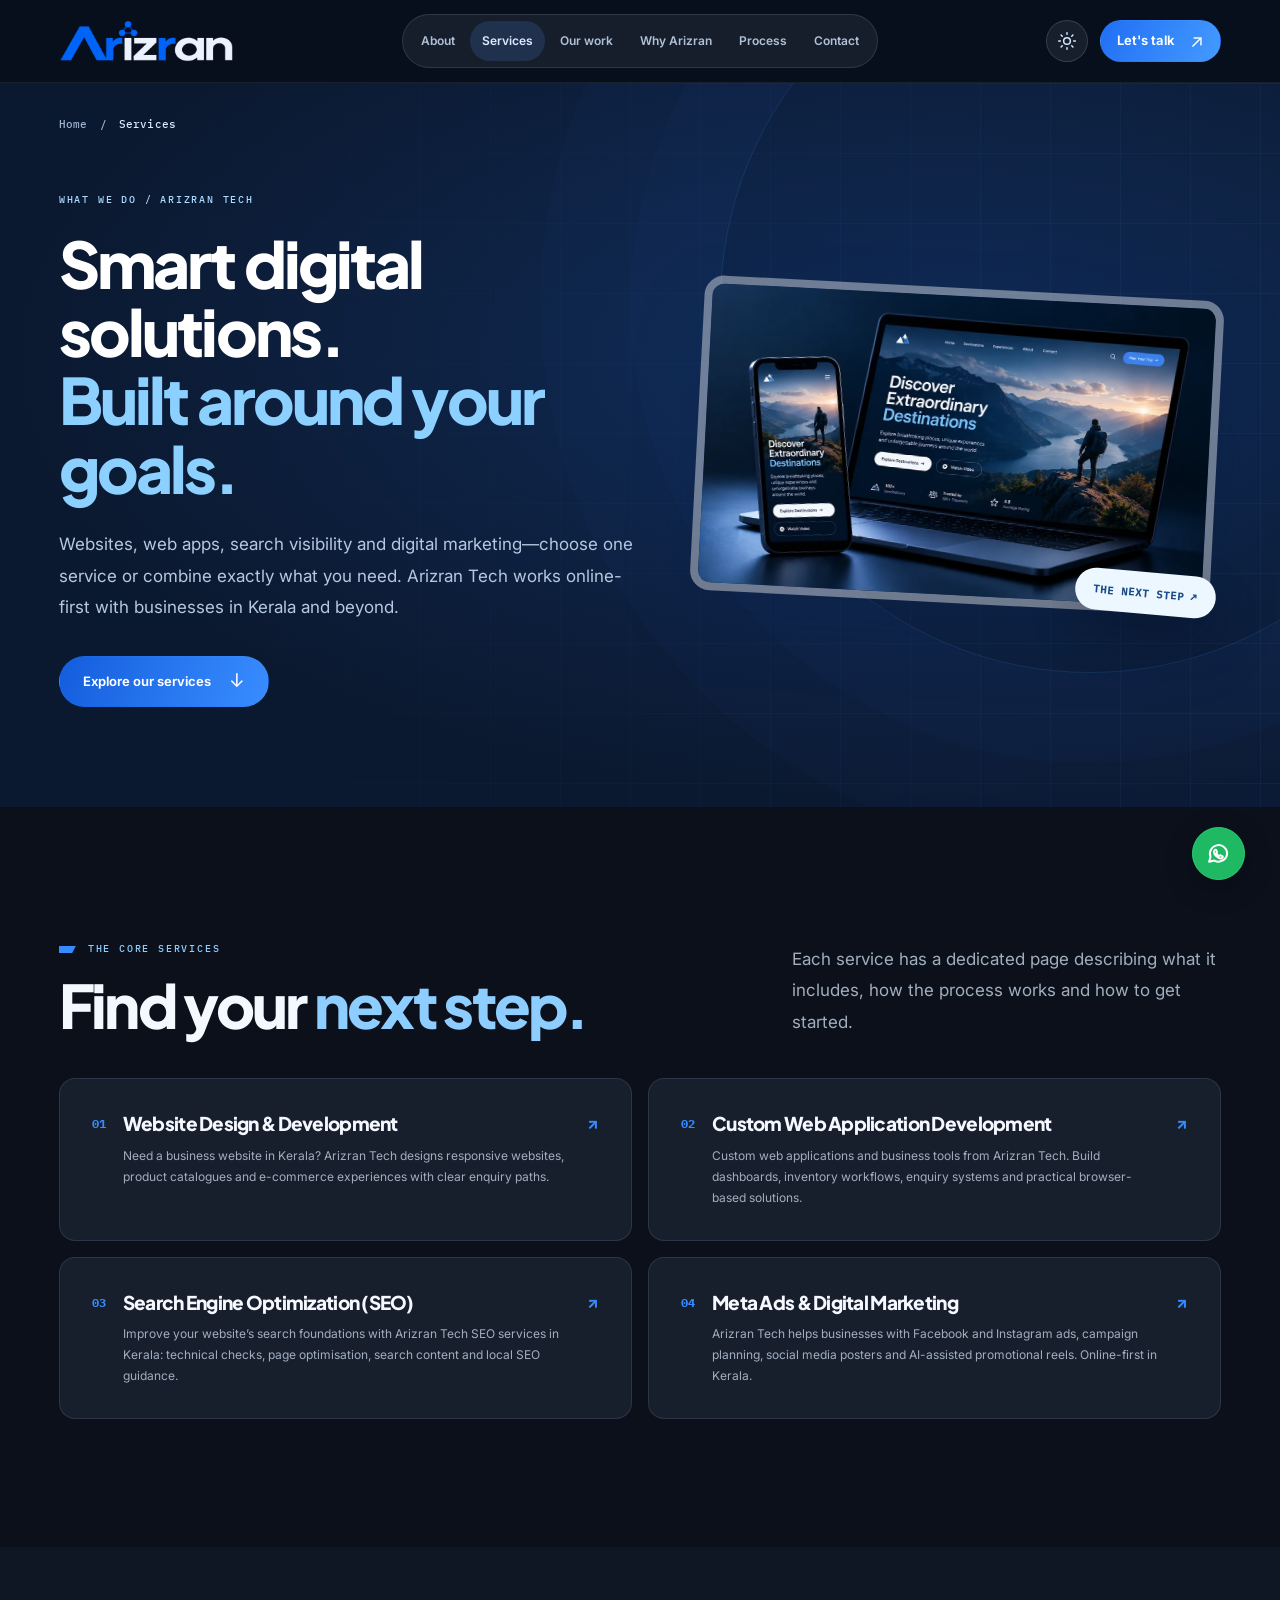
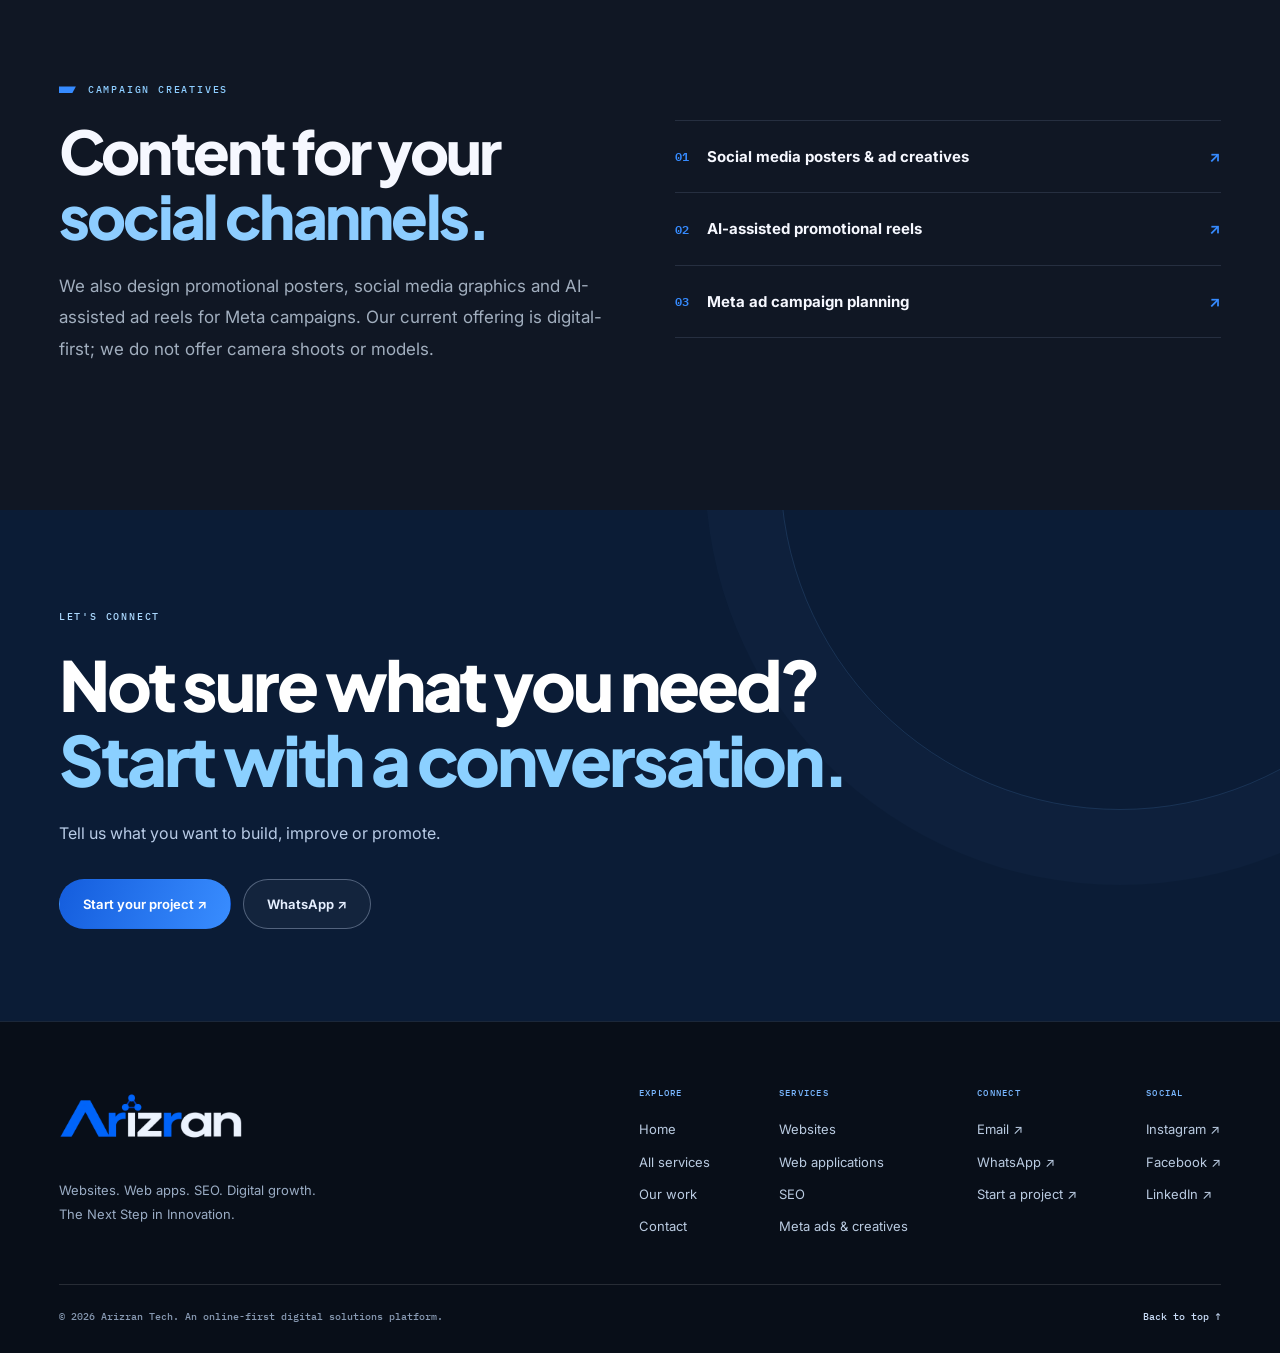
<file: services/index.html>
<!doctype html><html lang="en-IN" data-theme="dark"><head>
<!-- Google Analytics 4 -->
<script async src="https://www.googletagmanager.com/gtag/js?id=G-8PNWGNS64S"></script>
<script>
  window.dataLayer = window.dataLayer || [];
  function gtag(){dataLayer.push(arguments);}
  gtag('js', new Date());
  gtag('config', 'G-8PNWGNS64S');
</script>
<meta charset="utf-8"><meta name="viewport" content="width=device-width,initial-scale=1"><meta name="theme-color" content="#f6f8fc">
<title>Digital Services in Kerala | Arizran Tech</title><meta name="description" content="Website development, custom web applications, SEO, Meta ads and digital-first creatives. Explore the right service for your goals and budget."><meta name="robots" content="index,follow,max-image-preview:large">
<link rel="canonical" href="https://www.arizrantech.com/services/"><meta property="og:type" content="website"><meta property="og:site_name" content="Arizran Tech"><meta property="og:locale" content="en_IN">
<meta property="og:title" content="Digital Services in Kerala | Arizran Tech"><meta property="og:description" content="Website development, custom web applications, SEO, Meta ads and digital-first creatives. Explore the right service for your goals and budget."><meta property="og:url" content="https://www.arizrantech.com/services/">
<meta property="og:image" content="https://www.arizrantech.com/assets/arizran-social-preview.jpg"><meta property="og:image:alt" content="Arizran Tech: websites, web apps, SEO and digital growth">
<meta name="twitter:card" content="summary_large_image"><meta name="twitter:title" content="Digital Services in Kerala | Arizran Tech"><meta name="twitter:description" content="Website development, custom web applications, SEO, Meta ads and digital-first creatives. Explore the right service for your goals and budget."><meta name="twitter:image" content="https://www.arizrantech.com/assets/arizran-social-preview.jpg">
<link rel="icon" href="../assets/favicon.png" type="image/png"><link rel="preconnect" href="https://fonts.googleapis.com"><link rel="preconnect" href="https://fonts.gstatic.com" crossorigin>
<link href="https://fonts.googleapis.com/css2?family=IBM+Plex+Mono:wght@400;500;600&family=Inter:wght@400;500;600;700;800&family=Manrope:wght@500;600;700;800&family=Plus+Jakarta+Sans:wght@400;500;600;700;800&display=swap" rel="stylesheet">
<link rel="stylesheet" href="../styles.css"><link rel="stylesheet" href="../service-pages.css"><script type="application/ld+json">{
  "@context": "https://schema.org",
  "@graph": [
    {
      "@type": "WebPage",
      "@id": "https://www.arizrantech.com/services/#webpage",
      "url": "https://www.arizrantech.com/services/",
      "name": "Digital Services in Kerala | Arizran Tech",
      "description": "Website development, custom web applications, SEO, Meta ads and digital-first creatives. Explore the right service for your goals and budget.",
      "isPartOf": {
        "@id": "https://www.arizrantech.com/#website"
      },
      "inLanguage": "en-IN"
    },
    {
      "@type": "BreadcrumbList",
      "@id": "https://www.arizrantech.com/services/#breadcrumb",
      "itemListElement": [
        {
          "@type": "ListItem",
          "position": 1,
          "name": "Home",
          "item": "https://www.arizrantech.com/"
        },
        {
          "@type": "ListItem",
          "position": 2,
          "name": "Services",
          "item": "https://www.arizrantech.com/services/"
        }
      ]
    }
  ]
}</script>
<script defer src="../service-pages.js"></script></head><body class="site-page" id="top"><a class="skip-link" href="#main">Skip to content</a>
<header class="header"><div class="wrap header-inner">
<a class="brand brand-logo" href="../" aria-label="Arizran Tech homepage"><img class="brand-logo-image logo-for-dark" src="../assets/arizran-logo-on-dark.png" width="174" height="54" alt="Arizran Tech"><img class="brand-logo-image logo-for-light" src="../assets/arizran-logo.png" width="174" height="54" alt=""></a>
<nav class="nav" id="nav" aria-label="Main navigation"><a href="../#about">About</a><a href="../services/" aria-current="page">Services</a><a href="../#work">Our work</a><a href="../#approach">Why Arizran</a><a href="../#process">Process</a><a href="../#contact">Contact</a></nav>
<div class="header-actions"><button type="button" class="theme-toggle" id="theme-toggle" aria-label="Switch to light theme" title="Change theme"><svg class="theme-icon icon-sun" aria-hidden="true" viewBox="0 0 24 24" fill="none" stroke="currentColor" stroke-width="1.8" stroke-linecap="round"><circle cx="12" cy="12" r="4"/><path d="M12 2v2m0 16v2M4.9 4.9l1.4 1.4m11.4 11.4 1.4 1.4M2 12h2m16 0h2M4.9 19.1l1.4-1.4M17.7 6.3l1.4-1.4"/></svg><svg class="theme-icon icon-moon" aria-hidden="true" viewBox="0 0 24 24" fill="none" stroke="currentColor" stroke-width="1.8"><path d="M20.985 12.486A9 9 0 0 1 11.514 3.015 9 9 0 1 0 20.985 12.486Z"/></svg></button><a class="btn btn-small btn-blue header-cta" href="../#contact">Let's talk <span aria-hidden="true">↗</span></a></div>
<button type="button" class="menu-toggle" id="menu-toggle" aria-label="Open navigation" aria-expanded="false" aria-controls="nav"><span></span><span></span><span></span></button>
</div><div class="scroll-progress" id="scroll-progress" aria-hidden="true"></div></header><main id="main"><section class="sp-hero sp-overview-hero"><div class="sp-grid"></div><div class="wrap"><nav class="sp-breadcrumb" aria-label="Breadcrumb"><a href="../">Home</a><span aria-hidden="true"> / </span><span aria-current="page">Services</span></nav><div class="sp-overview-layout"><div class="sp-overview-content"><span class="eyebrow eyebrow-bright">WHAT WE DO / ARIZRAN TECH</span><h1>Smart digital solutions.<br><em>Built around your goals.</em></h1><p>Websites, web apps, search visibility and digital marketing—choose one service or combine exactly what you need. Arizran Tech works online-first with businesses in Kerala and beyond.</p><a class="btn btn-blue" href="#all-services">Explore our services <span aria-hidden="true">↓</span></a></div><div class="sp-overview-art" aria-hidden="true"><img src="../assets/service-website.webp" width="900" height="650" decoding="async" alt=""><span class="sp-float-badge">THE NEXT STEP ↗</span></div></div></div></section>
<section id="all-services" class="section sp-overview-list"><div class="wrap"><div class="sp-section-head"><div><span class="eyebrow">THE CORE SERVICES</span><h2>Find your <em>next step.</em></h2></div><p class="lead">Each service has a dedicated page describing what it includes, how the process works and how to get started.</p></div><div class="sp-overview-grid"><a class="sp-service-option" href="../services/website-development/"><span class="sp-num">01</span><div><h3>Website Design &amp; Development</h3><p>Need a business website in Kerala? Arizran Tech designs responsive websites, product catalogues and e-commerce experiences with clear enquiry paths.</p></div><span class="sp-arrow" aria-hidden="true">↗</span></a><a class="sp-service-option" href="../services/web-app-development/"><span class="sp-num">02</span><div><h3>Custom Web Application Development</h3><p>Custom web applications and business tools from Arizran Tech. Build dashboards, inventory workflows, enquiry systems and practical browser-based solutions.</p></div><span class="sp-arrow" aria-hidden="true">↗</span></a><a class="sp-service-option" href="../services/seo-services/"><span class="sp-num">03</span><div><h3>Search Engine Optimization (SEO)</h3><p>Improve your website’s search foundations with Arizran Tech SEO services in Kerala: technical checks, page optimisation, search content and local SEO guidance.</p></div><span class="sp-arrow" aria-hidden="true">↗</span></a><a class="sp-service-option" href="../services/digital-marketing/"><span class="sp-num">04</span><div><h3>Meta Ads &amp; Digital Marketing</h3><p>Arizran Tech helps businesses with Facebook and Instagram ads, campaign planning, social media posters and AI-assisted promotional reels. Online-first in Kerala.</p></div><span class="sp-arrow" aria-hidden="true">↗</span></a></div></div></section>
<section class="section section-alt sp-overview-extra"><div class="wrap sp-extra-cols"><div><span class="eyebrow">CAMPAIGN CREATIVES</span><h2>Content for your <em>social channels.</em></h2><p class="lead">We also design promotional posters, social media graphics and AI-assisted ad reels for Meta campaigns. Our current offering is digital-first; we do not offer camera shoots or models.</p></div><div class="sp-extra-list"><a href="digital-marketing/#content-creation"><span>01</span><strong>Social media posters &amp; ad creatives</strong><b>↗</b></a><a href="digital-marketing/#content-creation"><span>02</span><strong>AI-assisted promotional reels</strong><b>↗</b></a><a href="digital-marketing/"><span>03</span><strong>Meta ad campaign planning</strong><b>↗</b></a></div></div></section>
<section class="sp-cta"><div class="wrap"><span class="eyebrow eyebrow-bright">LET'S CONNECT</span><h2>Not sure what you need?<br><em>Start with a conversation.</em></h2><p>Tell us what you want to build, improve or promote.</p><div class="button-row"><a class="btn btn-blue" href="../#contact">Start your project ↗</a><a class="btn btn-outline" href="https://wa.me/917034540528" target="_blank" rel="noopener noreferrer">WhatsApp ↗</a></div></div></section></main><footer class="footer"><div class="wrap"><div class="footer-top"><div class="footer-about"><a class="brand brand-logo" href="../" aria-label="Arizran Tech home"><img class="brand-logo-image" src="../assets/arizran-logo-on-dark.png" alt="Arizran Tech" width="174" height="54"></a><p>Websites. Web apps. SEO. Digital growth.<br>The Next Step in Innovation.</p></div><div class="footer-columns">
<div><span>EXPLORE</span><a href="../">Home</a><a href="../services/">All services</a><a href="../#work">Our work</a><a href="../#contact">Contact</a></div>
<div><span>SERVICES</span><a href="../services/website-development/">Websites</a><a href="../services/web-app-development/">Web applications</a><a href="../services/seo-services/">SEO</a><a href="../services/digital-marketing/">Meta ads &amp; creatives</a></div>
<div><span>CONNECT</span><a href="mailto:arizrantech@gmail.com">Email ↗</a><a href="https://wa.me/917034540528?text=Hi%20Arizran%20Tech%2C%20I%20would%20like%20to%20discuss%20a%20project." target="_blank" rel="noopener noreferrer">WhatsApp ↗</a><a href="../#contact">Start a project ↗</a></div>
<div><span>SOCIAL</span><a href="https://www.instagram.com/arizrantech/" target="_blank" rel="noopener noreferrer">Instagram ↗</a><a href="https://www.facebook.com/profile.php?id=61595785553308" target="_blank" rel="noopener noreferrer">Facebook ↗</a><a href="https://www.linkedin.com/company/arizran-tech" target="_blank" rel="noopener noreferrer">LinkedIn ↗</a></div>
</div></div><div class="footer-bottom"><span>© <span id="year">2026</span> Arizran Tech. An online-first digital solutions platform.</span><a href="#top">Back to top ↑</a></div></div></footer>
<nav class="floating-actions" aria-label="Quick actions"><a class="floating-action back-to-top" id="back-to-top" href="#top" aria-label="Back to top" title="Back to top" hidden><svg viewBox="0 0 24 24" aria-hidden="true" fill="none" stroke="currentColor" stroke-width="2.4" stroke-linecap="round" stroke-linejoin="round"><path d="m6 14 6-6 6 6"/><path d="M12 9v11"/></svg></a>
<a class="floating-action floating-whatsapp" href="https://wa.me/917034540528?text=Hi%20Arizran%20Tech%2C%20I%20would%20like%20to%20discuss%20a%20project." target="_blank" rel="noopener noreferrer" aria-label="Chat with Arizran Tech on WhatsApp" title="Chat on WhatsApp"><svg viewBox="0 0 24 24" aria-hidden="true" fill="none" stroke="currentColor" stroke-width="1.9" stroke-linecap="round" stroke-linejoin="round"><path d="M20.3 11.6a8.3 8.3 0 0 1-12.3 7.2L3 20l1.3-4.7a8.3 8.3 0 1 1 16-3.7Z"/><path d="M8.3 8.8c.3-.5.5-.5.7-.5h.6l1 2.1c.1.3-.1.5-.4.9l-.3.4c.6 1.2 1.5 2.1 2.7 2.7l.4-.4c.3-.3.5-.4.9-.3l1.9.9c.3.1.4.4.3.7-.2 1-1.3 1.7-2.4 1.5-2.6-.4-5.8-3.6-6.1-6.2-.1-.7.1-1.3.7-1.8Z"/></svg></a></nav></body></html>
</file>
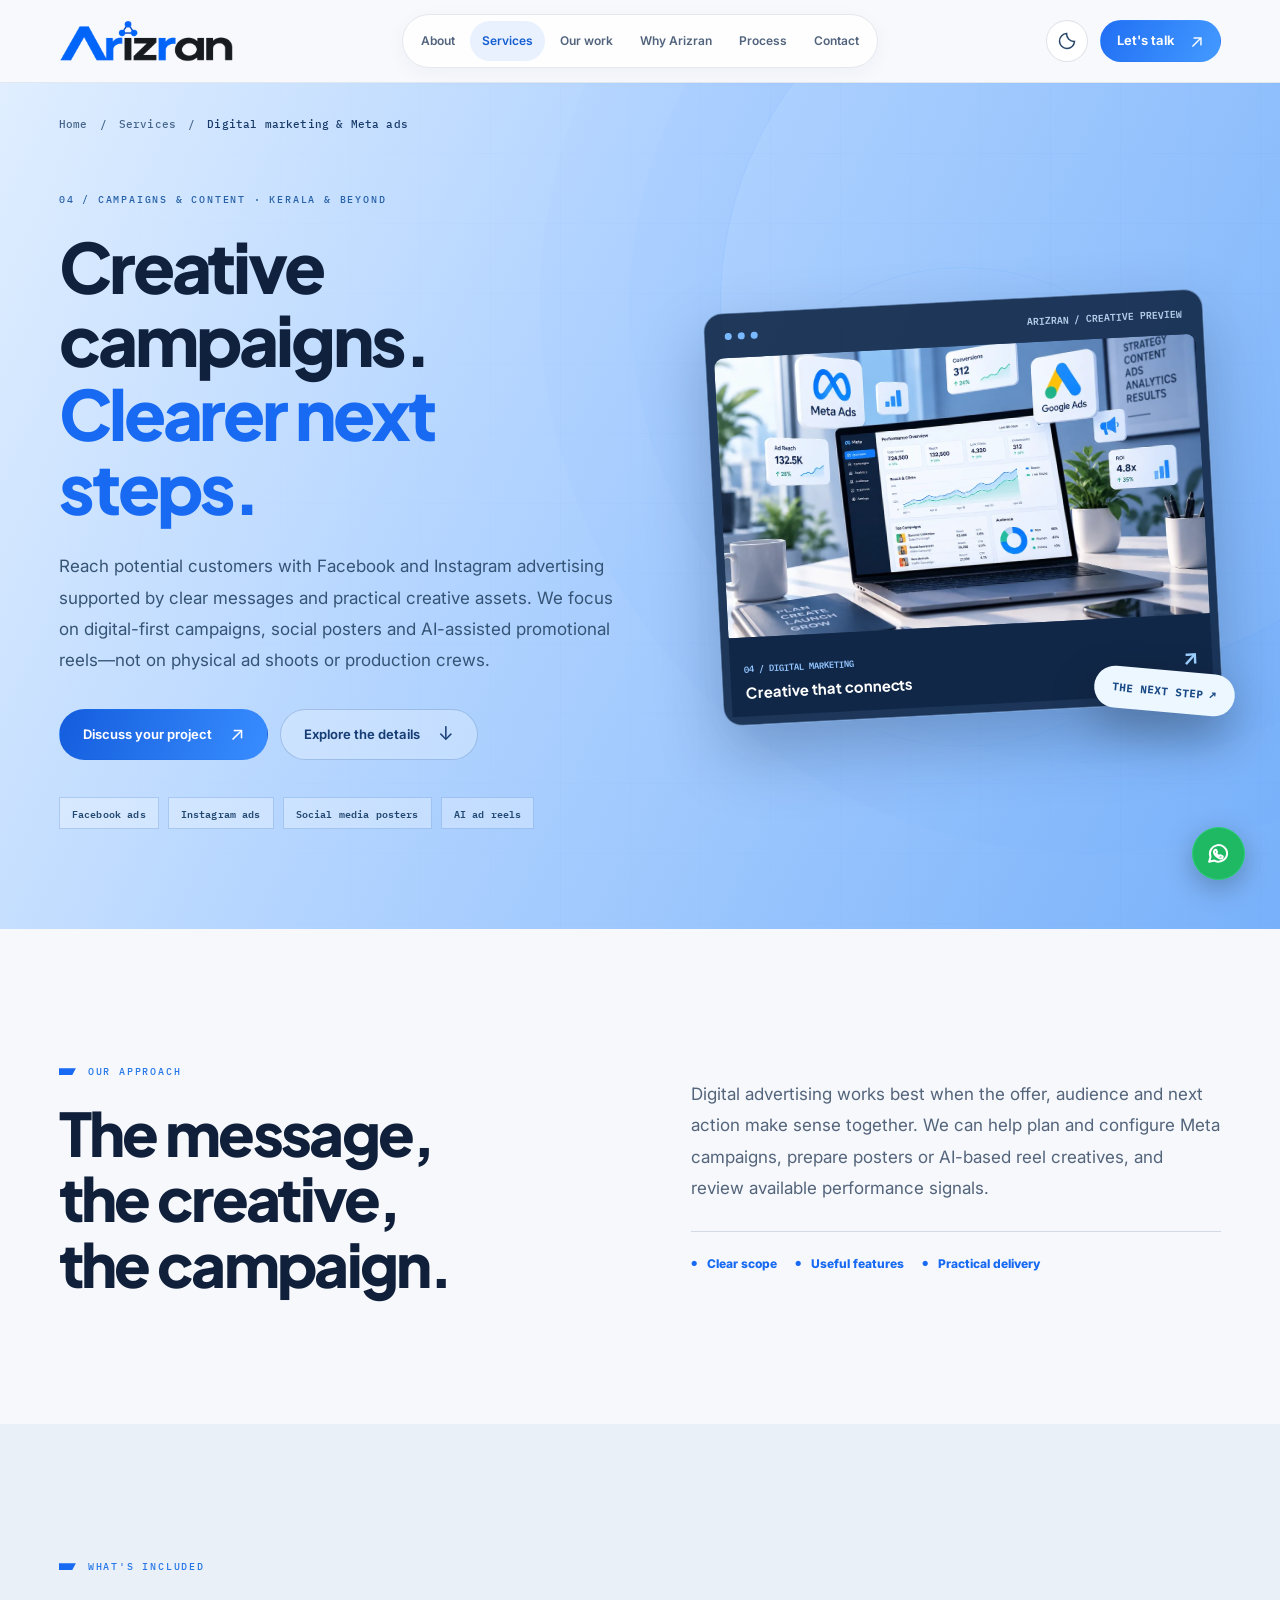
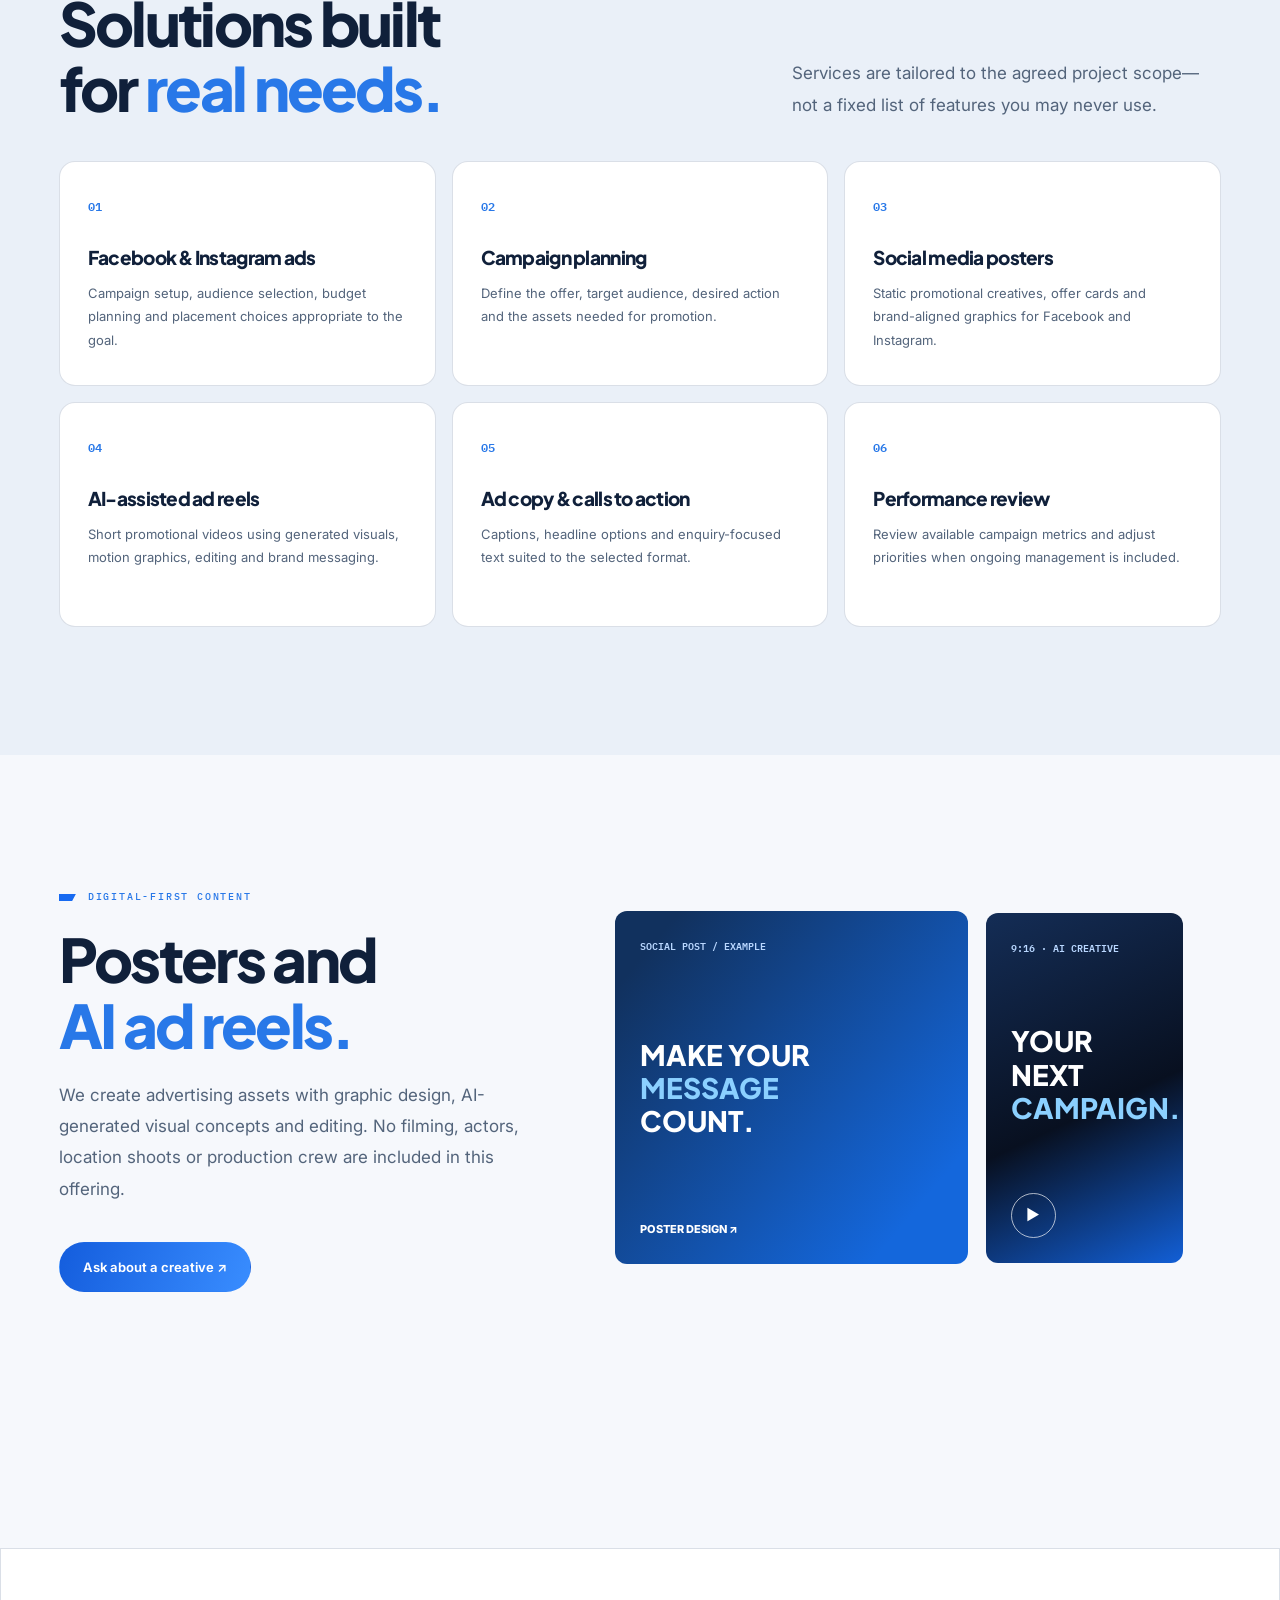
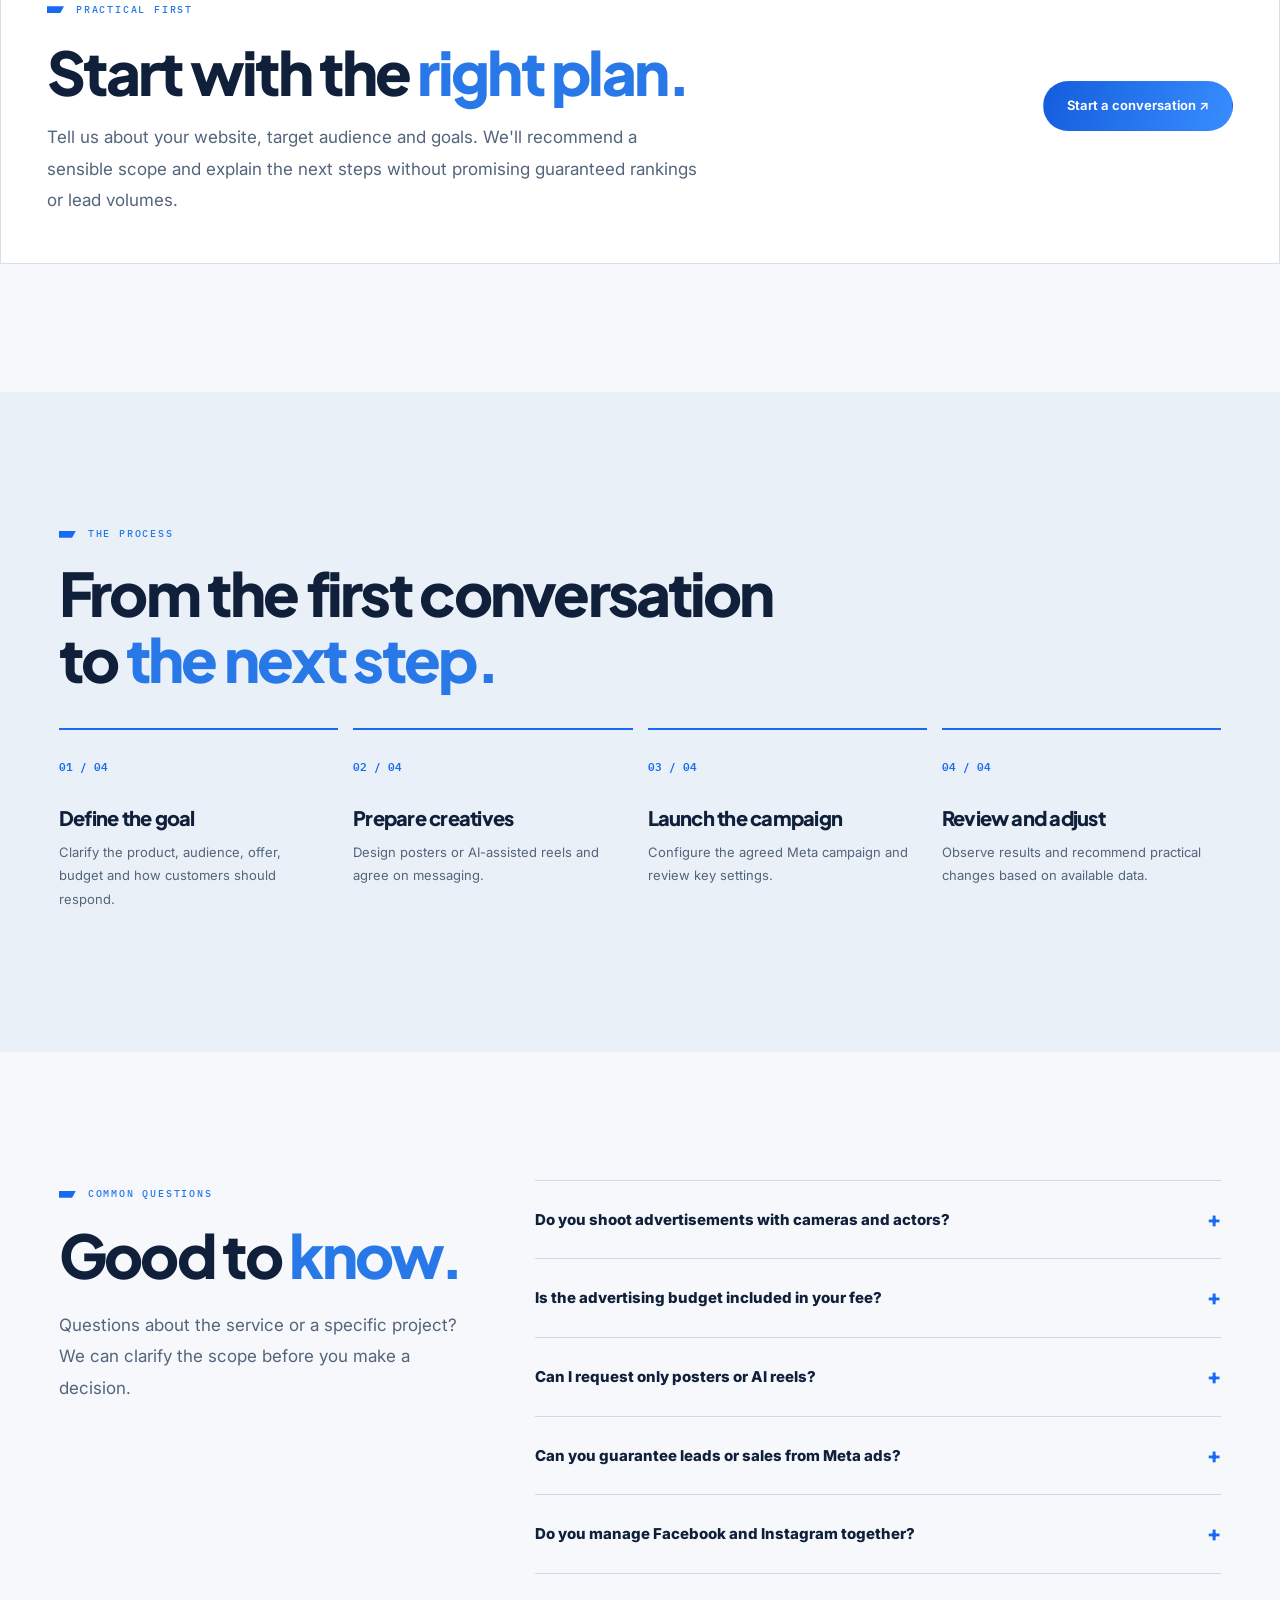
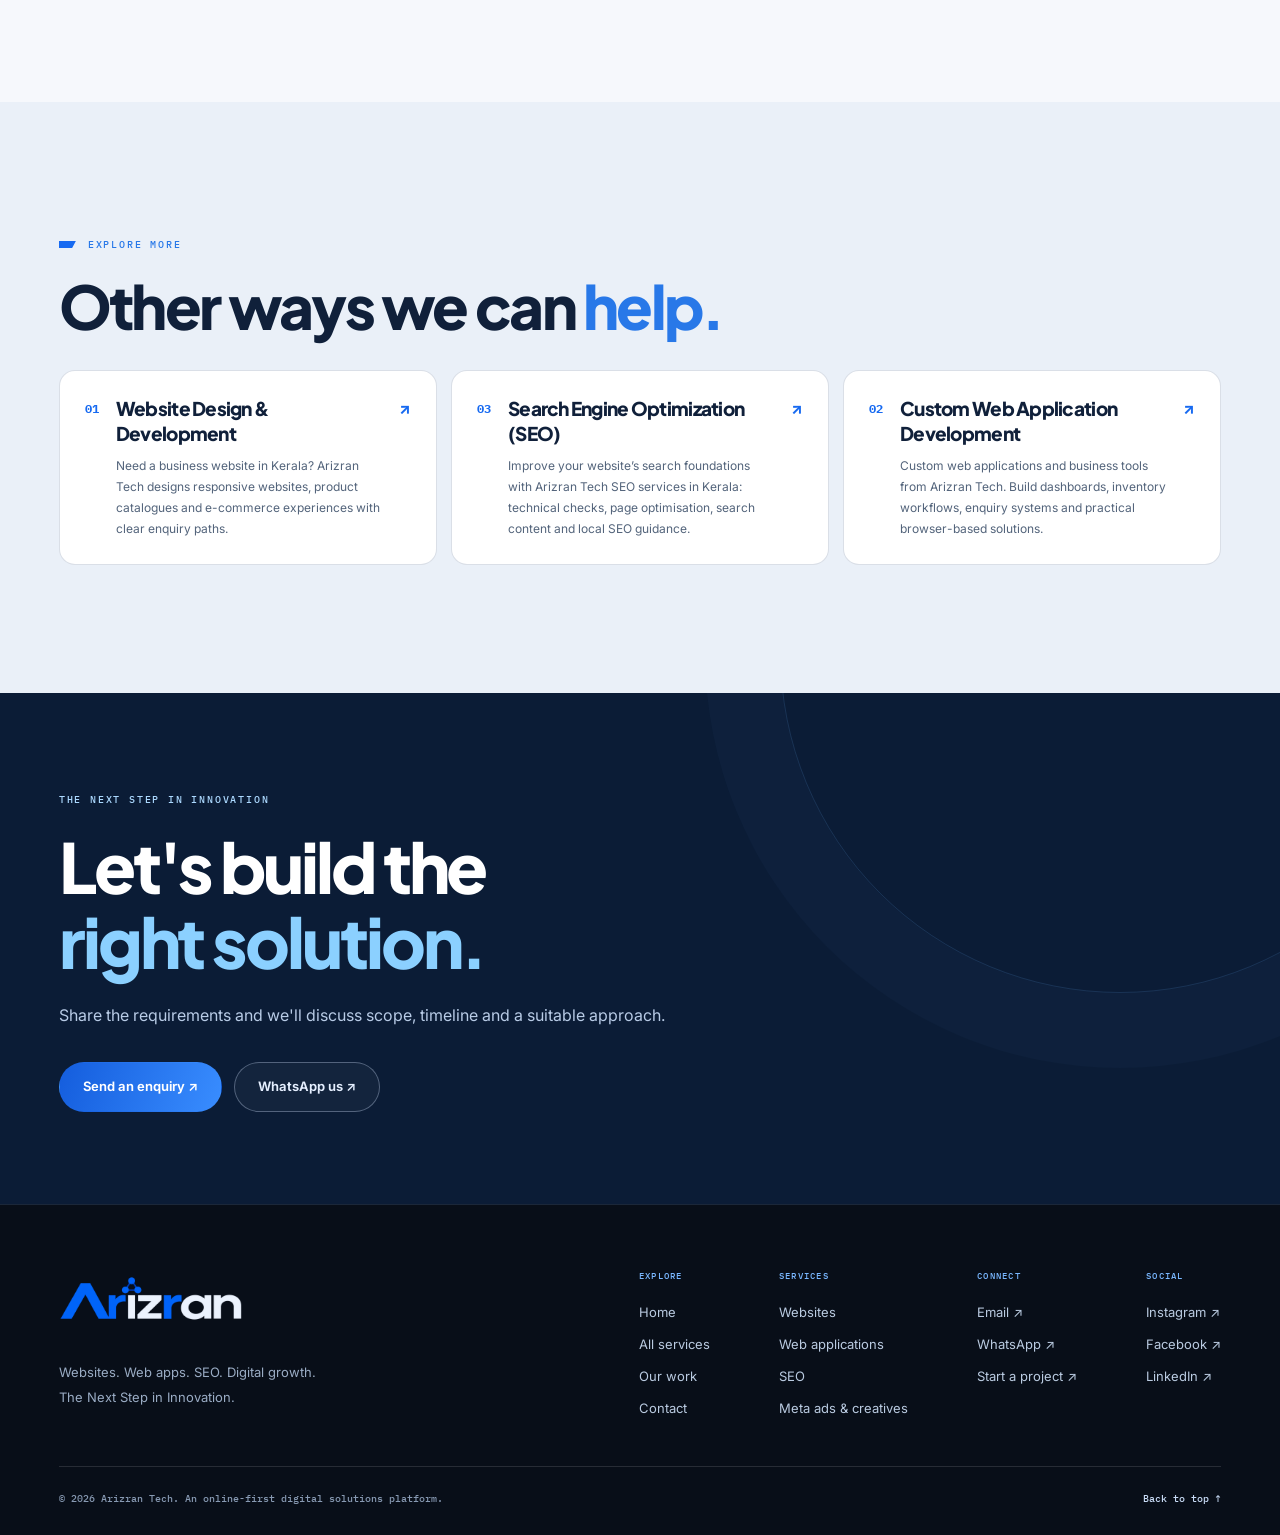
<file: services/digital-marketing/index.html>
<!doctype html><html lang="en-IN" data-theme="light"><head>
<!-- Google Analytics 4 -->
<script async src="https://www.googletagmanager.com/gtag/js?id=G-8PNWGNS64S"></script>
<script>
  window.dataLayer = window.dataLayer || [];
  function gtag(){dataLayer.push(arguments);}
  gtag('js', new Date());
  gtag('config', 'G-8PNWGNS64S');
</script>
<meta charset="utf-8"><meta name="viewport" content="width=device-width,initial-scale=1"><meta name="theme-color" content="#f6f8fc">
<title>Meta Ads &amp; Digital Marketing in Kerala | Arizran Tech</title><meta name="description" content="Arizran Tech helps businesses with Facebook and Instagram ads, campaign planning, social media posters and AI-assisted promotional reels. Online-first in Kerala."><meta name="robots" content="index,follow,max-image-preview:large">
<link rel="canonical" href="https://www.arizrantech.com/services/digital-marketing/"><meta property="og:type" content="website"><meta property="og:site_name" content="Arizran Tech"><meta property="og:locale" content="en_IN">
<meta property="og:title" content="Meta Ads &amp; Digital Marketing in Kerala | Arizran Tech"><meta property="og:description" content="Arizran Tech helps businesses with Facebook and Instagram ads, campaign planning, social media posters and AI-assisted promotional reels. Online-first in Kerala."><meta property="og:url" content="https://www.arizrantech.com/services/digital-marketing/">
<meta property="og:image" content="https://www.arizrantech.com/assets/arizran-social-preview.jpg"><meta property="og:image:alt" content="Arizran Tech: websites, web apps, SEO and digital growth">
<meta name="twitter:card" content="summary_large_image"><meta name="twitter:title" content="Meta Ads &amp; Digital Marketing in Kerala | Arizran Tech"><meta name="twitter:description" content="Arizran Tech helps businesses with Facebook and Instagram ads, campaign planning, social media posters and AI-assisted promotional reels. Online-first in Kerala."><meta name="twitter:image" content="https://www.arizrantech.com/assets/arizran-social-preview.jpg">
<link rel="icon" href="../../assets/favicon.png" type="image/png"><link rel="preconnect" href="https://fonts.googleapis.com"><link rel="preconnect" href="https://fonts.gstatic.com" crossorigin>
<link href="https://fonts.googleapis.com/css2?family=IBM+Plex+Mono:wght@400;500;600&family=Inter:wght@400;500;600;700;800&family=Manrope:wght@500;600;700;800&family=Plus+Jakarta+Sans:wght@400;500;600;700;800&display=swap" rel="stylesheet">
<link rel="stylesheet" href="../../styles.css"><link rel="stylesheet" href="../../service-pages.css"><script type="application/ld+json">{
  "@context": "https://schema.org",
  "@graph": [
    {
      "@type": "WebPage",
      "@id": "https://www.arizrantech.com/services/digital-marketing/#webpage",
      "url": "https://www.arizrantech.com/services/digital-marketing/",
      "name": "Meta Ads & Digital Marketing in Kerala | Arizran Tech",
      "description": "Arizran Tech helps businesses with Facebook and Instagram ads, campaign planning, social media posters and AI-assisted promotional reels. Online-first in Kerala.",
      "isPartOf": {
        "@id": "https://www.arizrantech.com/#website"
      },
      "inLanguage": "en-IN"
    },
    {
      "@type": "BreadcrumbList",
      "@id": "https://www.arizrantech.com/services/digital-marketing/#breadcrumb",
      "itemListElement": [
        {
          "@type": "ListItem",
          "position": 1,
          "name": "Home",
          "item": "https://www.arizrantech.com/"
        },
        {
          "@type": "ListItem",
          "position": 2,
          "name": "Services",
          "item": "https://www.arizrantech.com/services/"
        },
        {
          "@type": "ListItem",
          "position": 3,
          "name": "Meta Ads & Digital Marketing",
          "item": "https://www.arizrantech.com/services/digital-marketing/"
        }
      ]
    },
    {
      "@type": "Service",
      "@id": "https://www.arizrantech.com/services/digital-marketing/#service",
      "name": "Meta Ads & Digital Marketing",
      "serviceType": "Meta Ads & Digital Marketing",
      "provider": {
        "@id": "https://www.arizrantech.com/#organization"
      },
      "areaServed": {
        "@type": "AdministrativeArea",
        "name": "Kerala, India"
      },
      "url": "https://www.arizrantech.com/services/digital-marketing/"
    }
  ]
}</script>
<script defer src="../../service-pages.js"></script></head><body class="site-page" id="top"><a class="skip-link" href="#main">Skip to content</a>
<header class="header"><div class="wrap header-inner">
<a class="brand brand-logo" href="../../" aria-label="Arizran Tech homepage"><img class="brand-logo-image logo-for-dark" src="../../assets/arizran-logo-on-dark.png" width="174" height="54" alt="Arizran Tech"><img class="brand-logo-image logo-for-light" src="../../assets/arizran-logo.png" width="174" height="54" alt=""></a>
<nav class="nav" id="nav" aria-label="Main navigation"><a href="../../#about">About</a><a href="../../services/" aria-current="page">Services</a><a href="../../#work">Our work</a><a href="../../#approach">Why Arizran</a><a href="../../#process">Process</a><a href="../../#contact">Contact</a></nav>
<div class="header-actions"><button type="button" class="theme-toggle" id="theme-toggle" aria-label="Switch to light theme" title="Change theme"><svg class="theme-icon icon-sun" aria-hidden="true" viewBox="0 0 24 24" fill="none" stroke="currentColor" stroke-width="1.8" stroke-linecap="round"><circle cx="12" cy="12" r="4"/><path d="M12 2v2m0 16v2M4.9 4.9l1.4 1.4m11.4 11.4 1.4 1.4M2 12h2m16 0h2M4.9 19.1l1.4-1.4M17.7 6.3l1.4-1.4"/></svg><svg class="theme-icon icon-moon" aria-hidden="true" viewBox="0 0 24 24" fill="none" stroke="currentColor" stroke-width="1.8"><path d="M20.985 12.486A9 9 0 0 1 11.514 3.015 9 9 0 1 0 20.985 12.486Z"/></svg></button><a class="btn btn-small btn-blue header-cta" href="../../#contact">Let's talk <span aria-hidden="true">↗</span></a></div>
<button type="button" class="menu-toggle" id="menu-toggle" aria-label="Open navigation" aria-expanded="false" aria-controls="nav"><span></span><span></span><span></span></button>
</div><div class="scroll-progress" id="scroll-progress" aria-hidden="true"></div></header><main id="main"><section class="sp-hero"><div class="sp-grid"></div><div class="wrap"><div><nav class="sp-breadcrumb" aria-label="Breadcrumb"><a href="../../">Home</a><span aria-hidden="true"> / </span><a href="../../services/">Services</a><span aria-hidden="true"> / </span><span aria-current="page">Digital marketing &amp; Meta ads</span></nav></div><div class="sp-hero-cols"><div class="sp-hero-content"><span class="eyebrow eyebrow-bright">04 / CAMPAIGNS &amp; CONTENT · KERALA &amp; BEYOND</span><h1>Creative campaigns. <em>Clearer next steps.</em></h1><p>Reach potential customers with Facebook and Instagram advertising supported by clear messages and practical creative assets. We focus on digital-first campaigns, social posters and AI-assisted promotional reels—not on physical ad shoots or production crews.</p><div class="button-row"><a class="btn btn-blue" href="../../#contact">Discuss your project <span aria-hidden="true">↗</span></a><a class="btn btn-outline" href="#what-we-do">Explore the details <span aria-hidden="true">↓</span></a></div><div class="sp-pills"><span>Facebook ads</span><span>Instagram ads</span><span>Social media posters</span><span>AI ad reels</span></div></div><div class="sp-hero-art" aria-hidden="true"><div class="sp-orbit-a"></div><div class="sp-orbit-b"></div>
<div class="sp-service-frame"><div class="sp-service-frame-top"><i></i><i></i><i></i><span>ARIZRAN / CREATIVE PREVIEW</span></div>
<img src="../../assets/service-meta.webp" alt="" width="900" height="650" decoding="async" fetchpriority="high">
<div class="sp-service-frame-caption"><div><span>04 / DIGITAL MARKETING</span><br><strong>Creative that connects</strong></div><b>↗</b></div></div>
<span class="sp-float-badge">THE NEXT STEP ↗</span></div></div></div></section><section id="what-we-do" class="section sp-intro"><div class="wrap sp-intro-grid"><div class="reveal"><span class="eyebrow">OUR APPROACH</span><h2>The message, the creative, the campaign.</h2></div><div class="reveal"><p class="lead">Digital advertising works best when the offer, audience and next action make sense together. We can help plan and configure Meta campaigns, prepare posters or AI-based reel creatives, and review available performance signals.</p><div class="sp-value-list"><span>Clear scope</span><span>Useful features</span><span>Practical delivery</span></div></div></div></section><section class="section section-alt sp-features"><div class="wrap"><div class="sp-section-head reveal"><div><span class="eyebrow">WHAT'S INCLUDED</span><h2>Solutions built for <em>real needs.</em></h2></div><p class="lead">Services are tailored to the agreed project scope—not a fixed list of features you may never use.</p></div><div class="sp-feature-grid"><article class="sp-feature-card reveal"><span>01</span><h3>Facebook &amp; Instagram ads</h3><p>Campaign setup, audience selection, budget planning and placement choices appropriate to the goal.</p></article><article class="sp-feature-card reveal"><span>02</span><h3>Campaign planning</h3><p>Define the offer, target audience, desired action and the assets needed for promotion.</p></article><article class="sp-feature-card reveal"><span>03</span><h3>Social media posters</h3><p>Static promotional creatives, offer cards and brand-aligned graphics for Facebook and Instagram.</p></article><article class="sp-feature-card reveal"><span>04</span><h3>AI-assisted ad reels</h3><p>Short promotional videos using generated visuals, motion graphics, editing and brand messaging.</p></article><article class="sp-feature-card reveal"><span>05</span><h3>Ad copy &amp; calls to action</h3><p>Captions, headline options and enquiry-focused text suited to the selected format.</p></article><article class="sp-feature-card reveal"><span>06</span><h3>Performance review</h3><p>Review available campaign metrics and adjust priorities when ongoing management is included.</p></article></div></div></section><section class="section sp-digital-note" id="content-creation"><div class="wrap sp-content-grid"><div class="reveal"><span class="eyebrow">DIGITAL-FIRST CONTENT</span><h2>Posters and <em>AI ad reels.</em></h2><p class="lead">We create advertising assets with graphic design, AI-generated visual concepts and editing. No filming, actors, location shoots or production crew are included in this offering.</p><a class="btn btn-blue" href="../../#contact">Ask about a creative ↗</a></div><div class="sp-creative-examples" aria-label="Illustrative creative formats"><div class="sp-poster"><small>SOCIAL POST / EXAMPLE</small><b>MAKE YOUR<br><i>MESSAGE</i><br>COUNT.</b><span>POSTER DESIGN ↗</span></div><div class="sp-reel"><small>9:16 · AI CREATIVE</small><b>YOUR<br>NEXT<br><i>CAMPAIGN.</i></b><span>▶</span></div></div></div></section><section class="section sp-note-section"><div class="wrap sp-note-box"><div><span class="eyebrow">PRACTICAL FIRST</span><h2>Start with the <em>right plan.</em></h2><p class="lead">Tell us about your website, target audience and goals. We'll recommend a sensible scope and explain the next steps without promising guaranteed rankings or lead volumes.</p></div><a href="../../#contact" class="btn btn-blue">Start a conversation ↗</a></div></section><section class="section section-alt sp-process"><div class="wrap"><span class="eyebrow">THE PROCESS</span><h2>From the first conversation<br>to <em>the next step.</em></h2><div class="sp-steps"><article class="sp-step reveal"><span>01 / 04</span><h3>Define the goal</h3><p>Clarify the product, audience, offer, budget and how customers should respond.</p></article><article class="sp-step reveal"><span>02 / 04</span><h3>Prepare creatives</h3><p>Design posters or AI-assisted reels and agree on messaging.</p></article><article class="sp-step reveal"><span>03 / 04</span><h3>Launch the campaign</h3><p>Configure the agreed Meta campaign and review key settings.</p></article><article class="sp-step reveal"><span>04 / 04</span><h3>Review and adjust</h3><p>Observe results and recommend practical changes based on available data.</p></article></div></div></section><section class="section sp-faq"><div class="wrap sp-faq-cols"><div class="reveal"><span class="eyebrow">COMMON QUESTIONS</span><h2>Good to <em>know.</em></h2><p class="lead">Questions about the service or a specific project? We can clarify the scope before you make a decision.</p></div><div class="sp-faq-list"><details><summary>Do you shoot advertisements with cameras and actors?<span aria-hidden="true">+</span></summary><p>No. Our current offering focuses on digital-first social creatives, posters and AI-assisted promotional reels. We do not offer on-location video shoots, actors or an in-house film crew.</p></details><details><summary>Is the advertising budget included in your fee?<span aria-hidden="true">+</span></summary><p>Meta platform ad spend and service fees should be treated separately in the estimate. We’ll explain the expected breakdown before a campaign starts.</p></details><details><summary>Can I request only posters or AI reels?<span aria-hidden="true">+</span></summary><p>Yes. You can request individual creative assets or combine them with Meta campaign setup and management.</p></details><details><summary>Can you guarantee leads or sales from Meta ads?<span aria-hidden="true">+</span></summary><p>No. Results depend on audience fit, the offer, competition, budget, creative and follow-up process. Campaigns are planned and evaluated without guaranteed outcomes.</p></details><details><summary>Do you manage Facebook and Instagram together?<span aria-hidden="true">+</span></summary><p>Campaign management can include both Facebook and Instagram through Meta’s advertising tools where the chosen objective and placements allow.</p></details></div></div></section><section class="section section-alt sp-related"><div class="wrap"><span class="eyebrow">EXPLORE MORE</span><h2>Other ways we can <em>help.</em></h2><div class="sp-related-grid"><a class="sp-service-option" href="../../services/website-development/"><span class="sp-num">01</span><div><h3>Website Design &amp; Development</h3><p>Need a business website in Kerala? Arizran Tech designs responsive websites, product catalogues and e-commerce experiences with clear enquiry paths.</p></div><span class="sp-arrow" aria-hidden="true">↗</span></a><a class="sp-service-option" href="../../services/seo-services/"><span class="sp-num">03</span><div><h3>Search Engine Optimization (SEO)</h3><p>Improve your website’s search foundations with Arizran Tech SEO services in Kerala: technical checks, page optimisation, search content and local SEO guidance.</p></div><span class="sp-arrow" aria-hidden="true">↗</span></a><a class="sp-service-option" href="../../services/web-app-development/"><span class="sp-num">02</span><div><h3>Custom Web Application Development</h3><p>Custom web applications and business tools from Arizran Tech. Build dashboards, inventory workflows, enquiry systems and practical browser-based solutions.</p></div><span class="sp-arrow" aria-hidden="true">↗</span></a></div></div></section><section class="sp-cta"><div class="wrap"><span class="eyebrow eyebrow-bright">THE NEXT STEP IN INNOVATION</span><h2>Let's build the <em>right solution.</em></h2><p>Share the requirements and we'll discuss scope, timeline and a suitable approach.</p><div class="button-row"><a class="btn btn-blue" href="../../#contact">Send an enquiry ↗</a><a class="btn btn-outline" href="https://wa.me/917034540528?text=Hi%20Arizran%20Tech%2C%20I%20would%20like%20to%20discuss%20a%20project." target="_blank" rel="noopener noreferrer">WhatsApp us ↗</a></div></div></section></main><footer class="footer"><div class="wrap"><div class="footer-top"><div class="footer-about"><a class="brand brand-logo" href="../../" aria-label="Arizran Tech home"><img class="brand-logo-image" src="../../assets/arizran-logo-on-dark.png" alt="Arizran Tech" width="174" height="54"></a><p>Websites. Web apps. SEO. Digital growth.<br>The Next Step in Innovation.</p></div><div class="footer-columns">
<div><span>EXPLORE</span><a href="../../">Home</a><a href="../../services/">All services</a><a href="../../#work">Our work</a><a href="../../#contact">Contact</a></div>
<div><span>SERVICES</span><a href="../../services/website-development/">Websites</a><a href="../../services/web-app-development/">Web applications</a><a href="../../services/seo-services/">SEO</a><a href="../../services/digital-marketing/">Meta ads &amp; creatives</a></div>
<div><span>CONNECT</span><a href="mailto:arizrantech@gmail.com">Email ↗</a><a href="https://wa.me/917034540528?text=Hi%20Arizran%20Tech%2C%20I%20would%20like%20to%20discuss%20a%20project." target="_blank" rel="noopener noreferrer">WhatsApp ↗</a><a href="../../#contact">Start a project ↗</a></div>
<div><span>SOCIAL</span><a href="https://www.instagram.com/arizrantech/" target="_blank" rel="noopener noreferrer">Instagram ↗</a><a href="https://www.facebook.com/profile.php?id=61595785553308" target="_blank" rel="noopener noreferrer">Facebook ↗</a><a href="https://www.linkedin.com/company/arizran-tech" target="_blank" rel="noopener noreferrer">LinkedIn ↗</a></div>
</div></div><div class="footer-bottom"><span>© <span id="year">2026</span> Arizran Tech. An online-first digital solutions platform.</span><a href="#top">Back to top ↑</a></div></div></footer>
<nav class="floating-actions" aria-label="Quick actions"><a class="floating-action back-to-top" id="back-to-top" href="#top" aria-label="Back to top" title="Back to top" hidden><svg viewBox="0 0 24 24" aria-hidden="true" fill="none" stroke="currentColor" stroke-width="2.4" stroke-linecap="round" stroke-linejoin="round"><path d="m6 14 6-6 6 6"/><path d="M12 9v11"/></svg></a>
<a class="floating-action floating-whatsapp" href="https://wa.me/917034540528?text=Hi%20Arizran%20Tech%2C%20I%20would%20like%20to%20discuss%20a%20project." target="_blank" rel="noopener noreferrer" aria-label="Chat with Arizran Tech on WhatsApp" title="Chat on WhatsApp"><svg viewBox="0 0 24 24" aria-hidden="true" fill="none" stroke="currentColor" stroke-width="1.9" stroke-linecap="round" stroke-linejoin="round"><path d="M20.3 11.6a8.3 8.3 0 0 1-12.3 7.2L3 20l1.3-4.7a8.3 8.3 0 1 1 16-3.7Z"/><path d="M8.3 8.8c.3-.5.5-.5.7-.5h.6l1 2.1c.1.3-.1.5-.4.9l-.3.4c.6 1.2 1.5 2.1 2.7 2.7l.4-.4c.3-.3.5-.4.9-.3l1.9.9c.3.1.4.4.3.7-.2 1-1.3 1.7-2.4 1.5-2.6-.4-5.8-3.6-6.1-6.2-.1-.7.1-1.3.7-1.8Z"/></svg></a></nav></body></html>
</file>
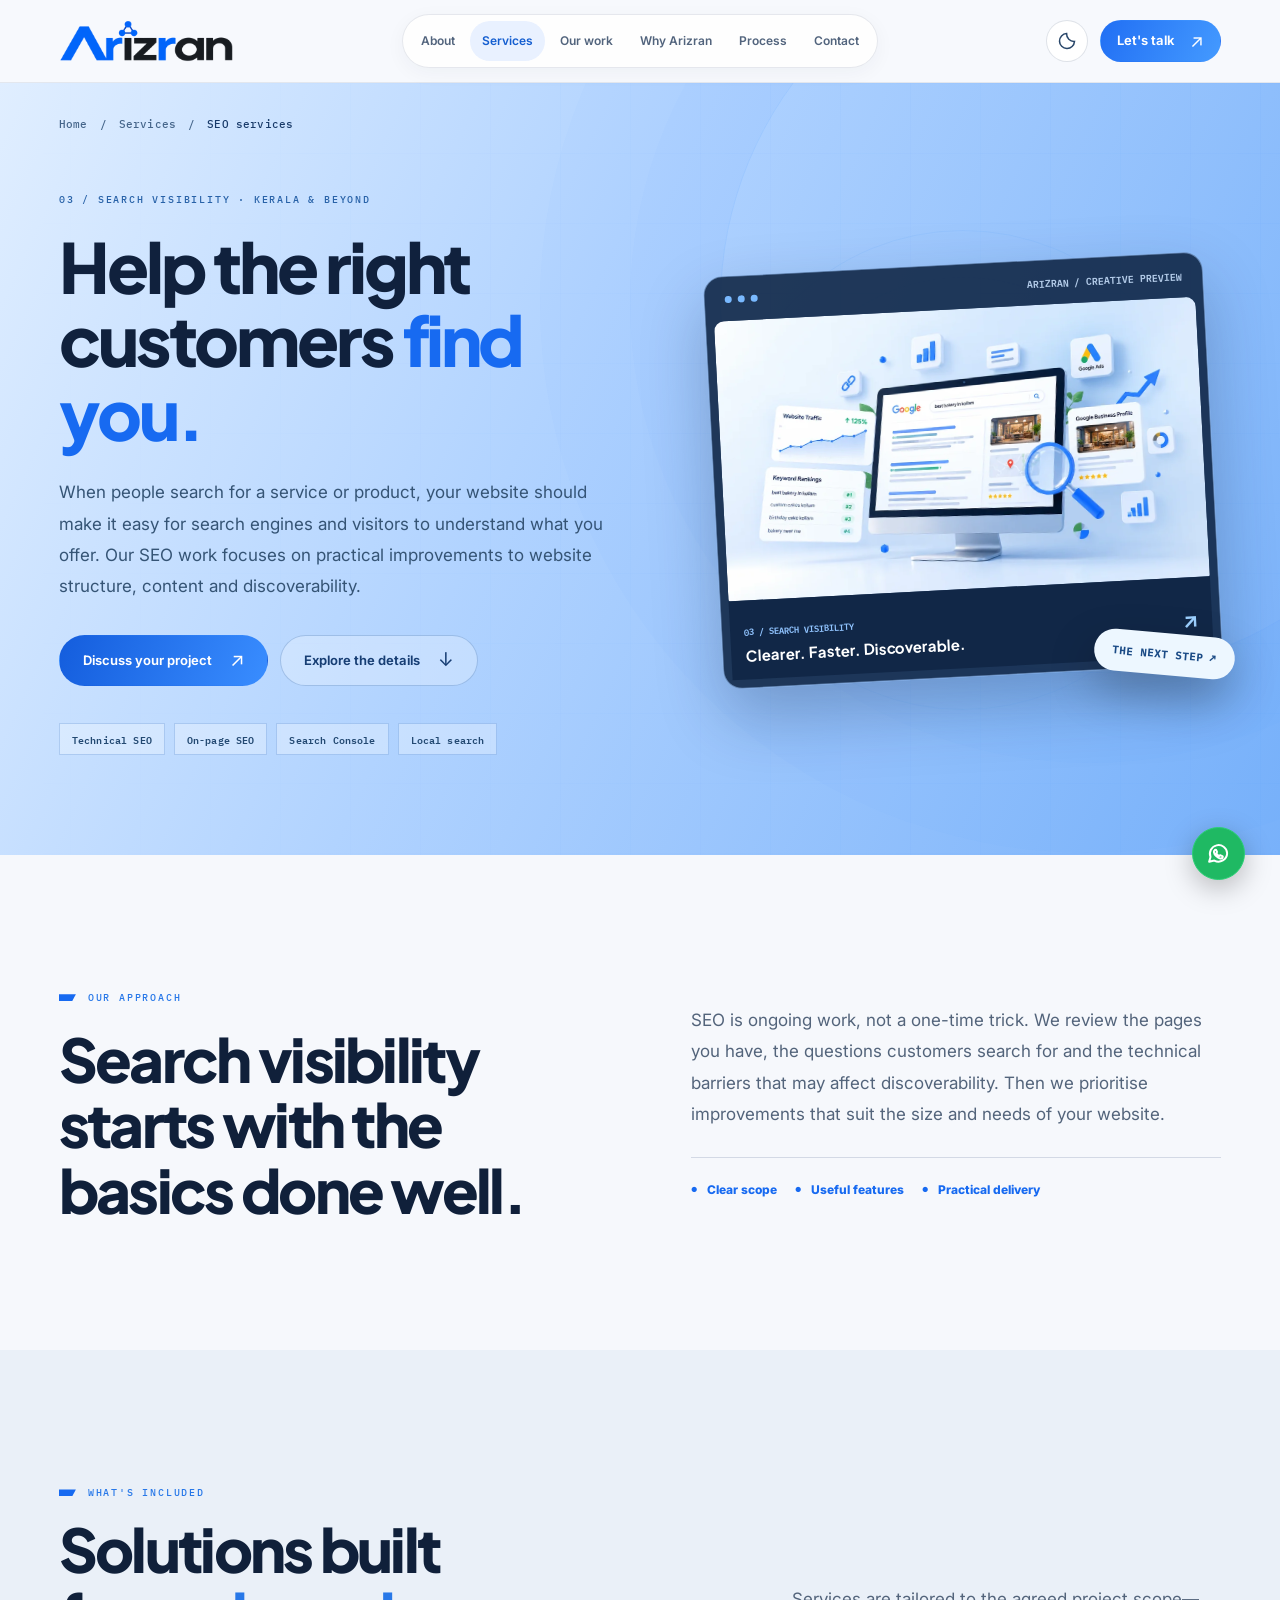
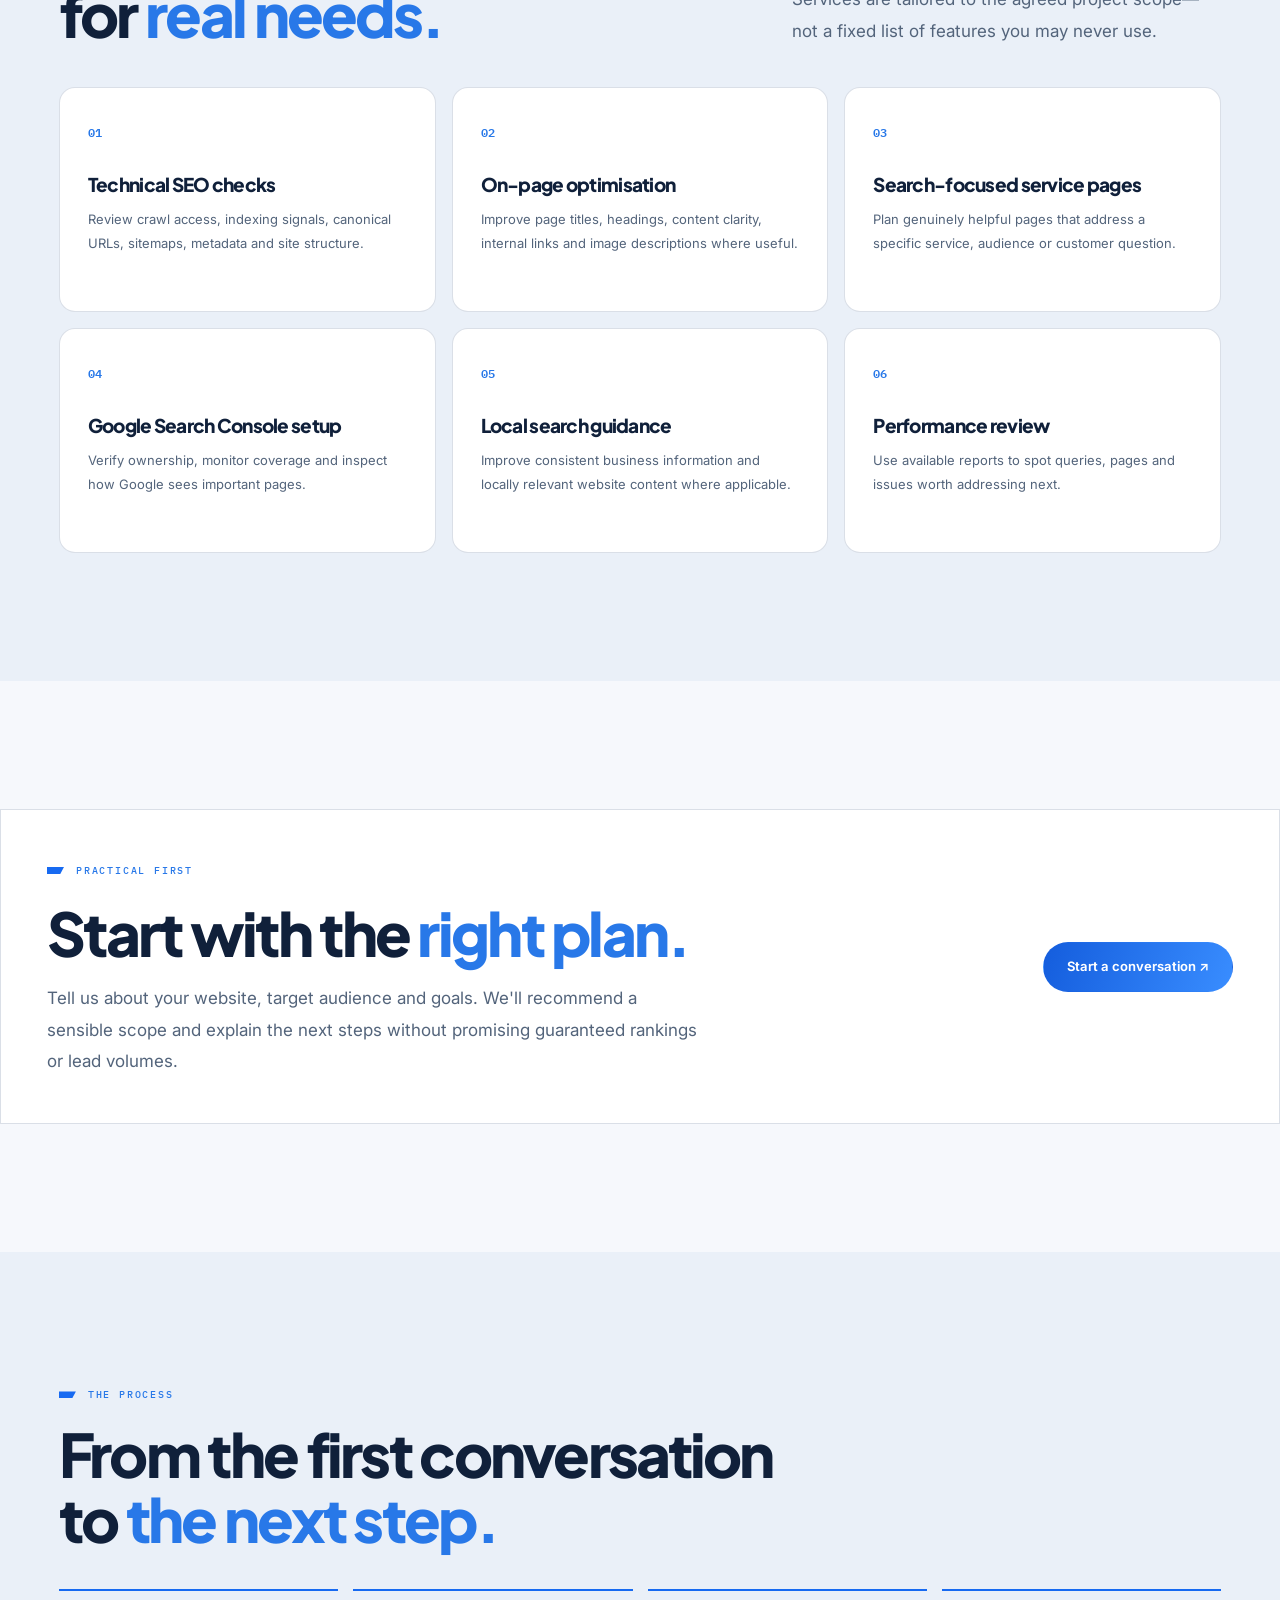
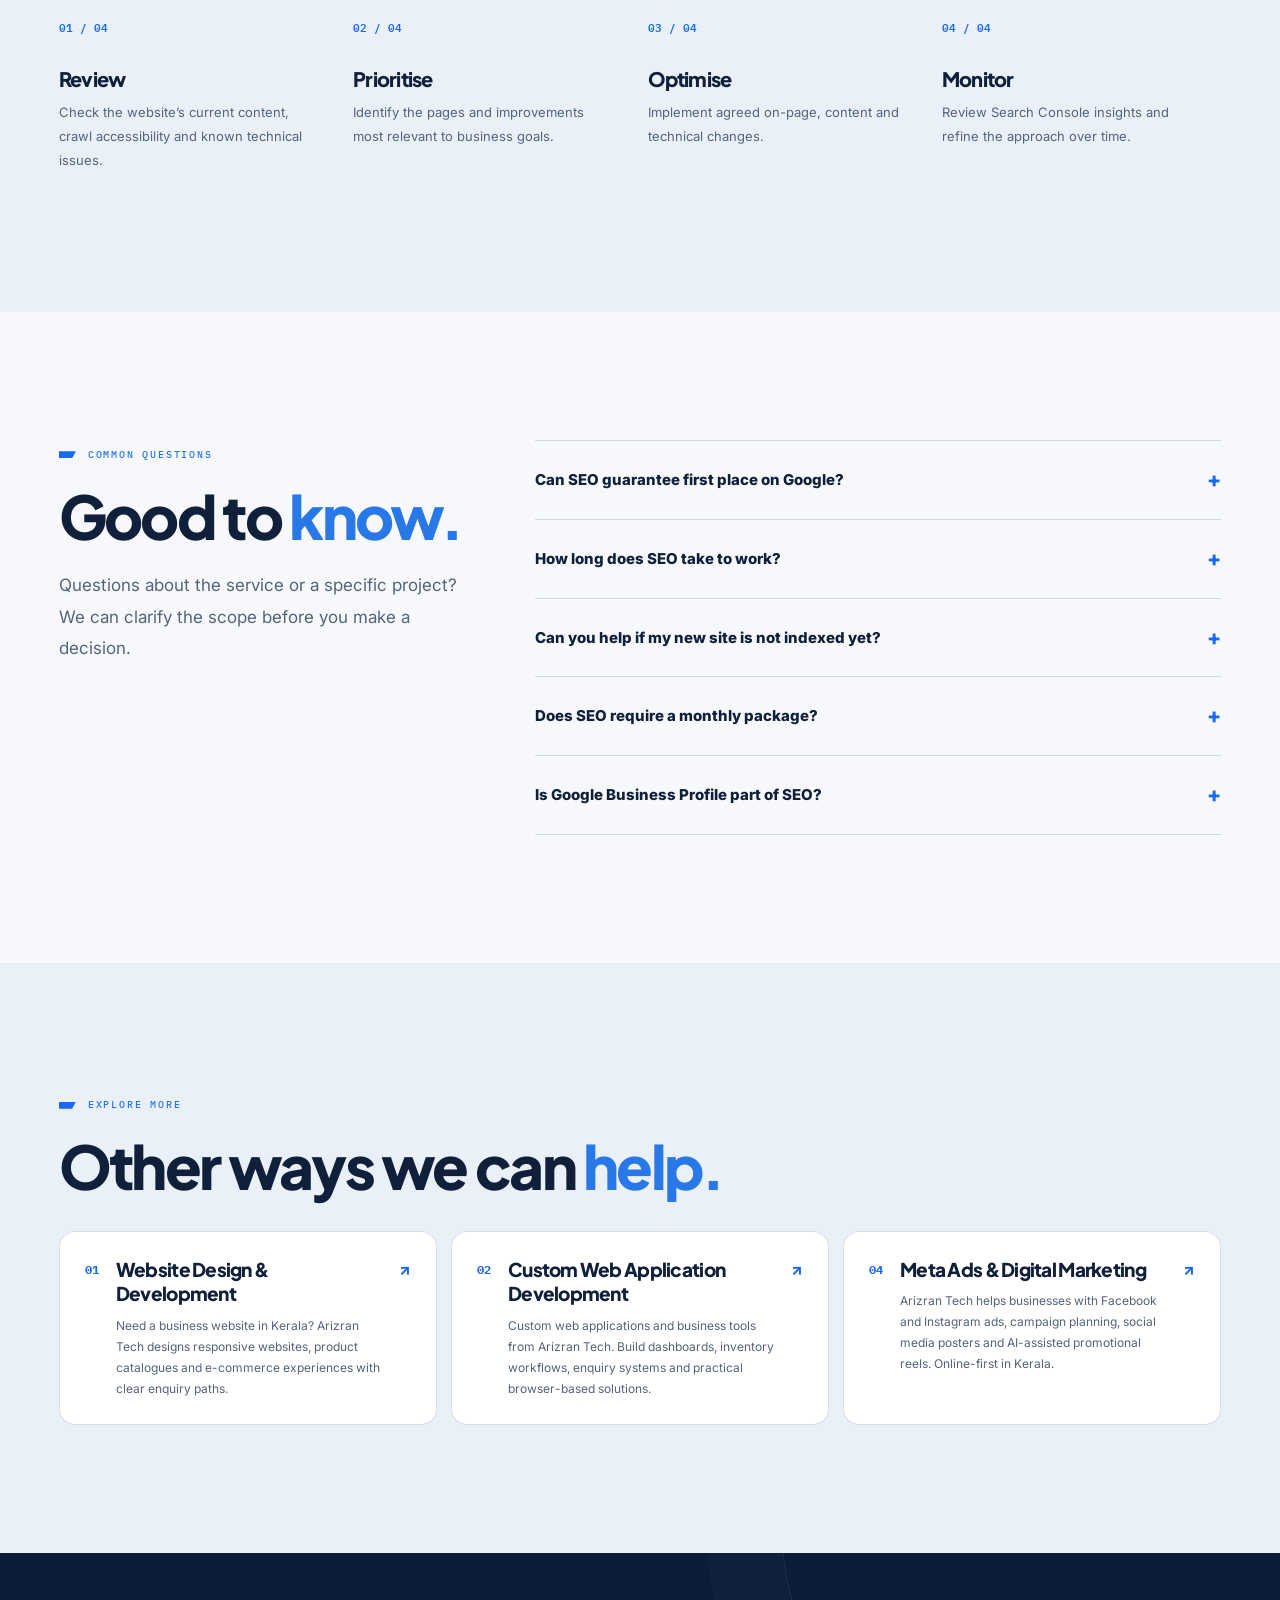
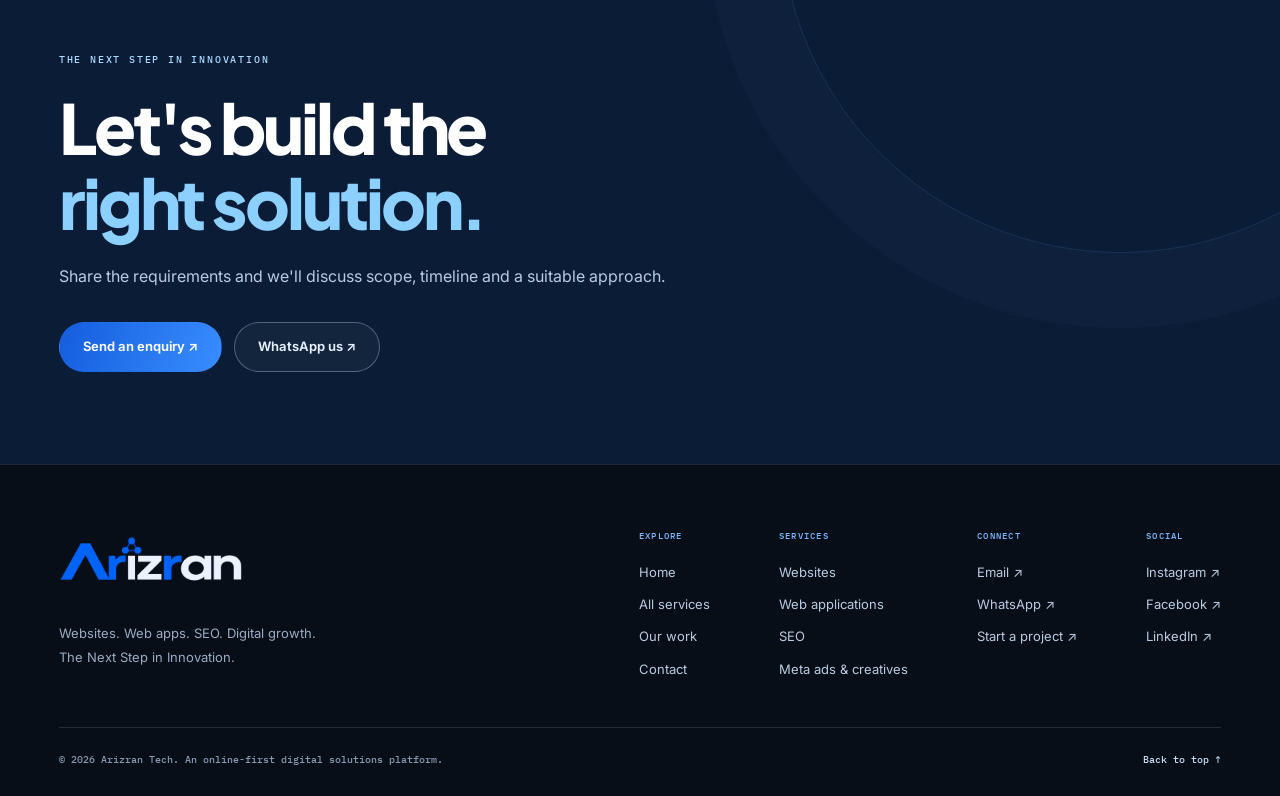
<file: services/seo-services/index.html>
<!doctype html><html lang="en-IN" data-theme="light"><head>
<!-- Google Analytics 4 -->
<script async src="https://www.googletagmanager.com/gtag/js?id=G-8PNWGNS64S"></script>
<script>
  window.dataLayer = window.dataLayer || [];
  function gtag(){dataLayer.push(arguments);}
  gtag('js', new Date());
  gtag('config', 'G-8PNWGNS64S');
</script>
<meta charset="utf-8"><meta name="viewport" content="width=device-width,initial-scale=1"><meta name="theme-color" content="#f6f8fc">
<title>SEO Services in Kerala | Arizran Tech</title><meta name="description" content="Improve your website’s search foundations with Arizran Tech SEO services in Kerala: technical checks, page optimisation, search content and local SEO guidance."><meta name="robots" content="index,follow,max-image-preview:large">
<link rel="canonical" href="https://www.arizrantech.com/services/seo-services/"><meta property="og:type" content="website"><meta property="og:site_name" content="Arizran Tech"><meta property="og:locale" content="en_IN">
<meta property="og:title" content="SEO Services in Kerala | Arizran Tech"><meta property="og:description" content="Improve your website’s search foundations with Arizran Tech SEO services in Kerala: technical checks, page optimisation, search content and local SEO guidance."><meta property="og:url" content="https://www.arizrantech.com/services/seo-services/">
<meta property="og:image" content="https://www.arizrantech.com/assets/arizran-social-preview.jpg"><meta property="og:image:alt" content="Arizran Tech: websites, web apps, SEO and digital growth">
<meta name="twitter:card" content="summary_large_image"><meta name="twitter:title" content="SEO Services in Kerala | Arizran Tech"><meta name="twitter:description" content="Improve your website’s search foundations with Arizran Tech SEO services in Kerala: technical checks, page optimisation, search content and local SEO guidance."><meta name="twitter:image" content="https://www.arizrantech.com/assets/arizran-social-preview.jpg">
<link rel="icon" href="../../assets/favicon.png" type="image/png"><link rel="preconnect" href="https://fonts.googleapis.com"><link rel="preconnect" href="https://fonts.gstatic.com" crossorigin>
<link href="https://fonts.googleapis.com/css2?family=IBM+Plex+Mono:wght@400;500;600&family=Inter:wght@400;500;600;700;800&family=Manrope:wght@500;600;700;800&family=Plus+Jakarta+Sans:wght@400;500;600;700;800&display=swap" rel="stylesheet">
<link rel="stylesheet" href="../../styles.css"><link rel="stylesheet" href="../../service-pages.css"><script type="application/ld+json">{
  "@context": "https://schema.org",
  "@graph": [
    {
      "@type": "WebPage",
      "@id": "https://www.arizrantech.com/services/seo-services/#webpage",
      "url": "https://www.arizrantech.com/services/seo-services/",
      "name": "SEO Services in Kerala | Arizran Tech",
      "description": "Improve your website’s search foundations with Arizran Tech SEO services in Kerala: technical checks, page optimisation, search content and local SEO guidance.",
      "isPartOf": {
        "@id": "https://www.arizrantech.com/#website"
      },
      "inLanguage": "en-IN"
    },
    {
      "@type": "BreadcrumbList",
      "@id": "https://www.arizrantech.com/services/seo-services/#breadcrumb",
      "itemListElement": [
        {
          "@type": "ListItem",
          "position": 1,
          "name": "Home",
          "item": "https://www.arizrantech.com/"
        },
        {
          "@type": "ListItem",
          "position": 2,
          "name": "Services",
          "item": "https://www.arizrantech.com/services/"
        },
        {
          "@type": "ListItem",
          "position": 3,
          "name": "Search Engine Optimization (SEO)",
          "item": "https://www.arizrantech.com/services/seo-services/"
        }
      ]
    },
    {
      "@type": "Service",
      "@id": "https://www.arizrantech.com/services/seo-services/#service",
      "name": "Search Engine Optimization (SEO)",
      "serviceType": "Search Engine Optimization (SEO)",
      "provider": {
        "@id": "https://www.arizrantech.com/#organization"
      },
      "areaServed": {
        "@type": "AdministrativeArea",
        "name": "Kerala, India"
      },
      "url": "https://www.arizrantech.com/services/seo-services/"
    }
  ]
}</script>
<script defer src="../../service-pages.js"></script></head><body class="site-page" id="top"><a class="skip-link" href="#main">Skip to content</a>
<header class="header"><div class="wrap header-inner">
<a class="brand brand-logo" href="../../" aria-label="Arizran Tech homepage"><img class="brand-logo-image logo-for-dark" src="../../assets/arizran-logo-on-dark.png" width="174" height="54" alt="Arizran Tech"><img class="brand-logo-image logo-for-light" src="../../assets/arizran-logo.png" width="174" height="54" alt=""></a>
<nav class="nav" id="nav" aria-label="Main navigation"><a href="../../#about">About</a><a href="../../services/" aria-current="page">Services</a><a href="../../#work">Our work</a><a href="../../#approach">Why Arizran</a><a href="../../#process">Process</a><a href="../../#contact">Contact</a></nav>
<div class="header-actions"><button type="button" class="theme-toggle" id="theme-toggle" aria-label="Switch to light theme" title="Change theme"><svg class="theme-icon icon-sun" aria-hidden="true" viewBox="0 0 24 24" fill="none" stroke="currentColor" stroke-width="1.8" stroke-linecap="round"><circle cx="12" cy="12" r="4"/><path d="M12 2v2m0 16v2M4.9 4.9l1.4 1.4m11.4 11.4 1.4 1.4M2 12h2m16 0h2M4.9 19.1l1.4-1.4M17.7 6.3l1.4-1.4"/></svg><svg class="theme-icon icon-moon" aria-hidden="true" viewBox="0 0 24 24" fill="none" stroke="currentColor" stroke-width="1.8"><path d="M20.985 12.486A9 9 0 0 1 11.514 3.015 9 9 0 1 0 20.985 12.486Z"/></svg></button><a class="btn btn-small btn-blue header-cta" href="../../#contact">Let's talk <span aria-hidden="true">↗</span></a></div>
<button type="button" class="menu-toggle" id="menu-toggle" aria-label="Open navigation" aria-expanded="false" aria-controls="nav"><span></span><span></span><span></span></button>
</div><div class="scroll-progress" id="scroll-progress" aria-hidden="true"></div></header><main id="main"><section class="sp-hero"><div class="sp-grid"></div><div class="wrap"><div><nav class="sp-breadcrumb" aria-label="Breadcrumb"><a href="../../">Home</a><span aria-hidden="true"> / </span><a href="../../services/">Services</a><span aria-hidden="true"> / </span><span aria-current="page">SEO services</span></nav></div><div class="sp-hero-cols"><div class="sp-hero-content"><span class="eyebrow eyebrow-bright">03 / SEARCH VISIBILITY · KERALA &amp; BEYOND</span><h1>Help the right customers <em>find you.</em></h1><p>When people search for a service or product, your website should make it easy for search engines and visitors to understand what you offer. Our SEO work focuses on practical improvements to website structure, content and discoverability.</p><div class="button-row"><a class="btn btn-blue" href="../../#contact">Discuss your project <span aria-hidden="true">↗</span></a><a class="btn btn-outline" href="#what-we-do">Explore the details <span aria-hidden="true">↓</span></a></div><div class="sp-pills"><span>Technical SEO</span><span>On-page SEO</span><span>Search Console</span><span>Local search</span></div></div><div class="sp-hero-art" aria-hidden="true"><div class="sp-orbit-a"></div><div class="sp-orbit-b"></div>
<div class="sp-service-frame"><div class="sp-service-frame-top"><i></i><i></i><i></i><span>ARIZRAN / CREATIVE PREVIEW</span></div>
<img src="../../assets/service-seo.webp" alt="" width="900" height="650" decoding="async" fetchpriority="high">
<div class="sp-service-frame-caption"><div><span>03 / SEARCH VISIBILITY</span><br><strong>Clearer. Faster. Discoverable.</strong></div><b>↗</b></div></div>
<span class="sp-float-badge">THE NEXT STEP ↗</span></div></div></div></section><section id="what-we-do" class="section sp-intro"><div class="wrap sp-intro-grid"><div class="reveal"><span class="eyebrow">OUR APPROACH</span><h2>Search visibility starts with the basics done well.</h2></div><div class="reveal"><p class="lead">SEO is ongoing work, not a one-time trick. We review the pages you have, the questions customers search for and the technical barriers that may affect discoverability. Then we prioritise improvements that suit the size and needs of your website.</p><div class="sp-value-list"><span>Clear scope</span><span>Useful features</span><span>Practical delivery</span></div></div></div></section><section class="section section-alt sp-features"><div class="wrap"><div class="sp-section-head reveal"><div><span class="eyebrow">WHAT'S INCLUDED</span><h2>Solutions built for <em>real needs.</em></h2></div><p class="lead">Services are tailored to the agreed project scope—not a fixed list of features you may never use.</p></div><div class="sp-feature-grid"><article class="sp-feature-card reveal"><span>01</span><h3>Technical SEO checks</h3><p>Review crawl access, indexing signals, canonical URLs, sitemaps, metadata and site structure.</p></article><article class="sp-feature-card reveal"><span>02</span><h3>On-page optimisation</h3><p>Improve page titles, headings, content clarity, internal links and image descriptions where useful.</p></article><article class="sp-feature-card reveal"><span>03</span><h3>Search-focused service pages</h3><p>Plan genuinely helpful pages that address a specific service, audience or customer question.</p></article><article class="sp-feature-card reveal"><span>04</span><h3>Google Search Console setup</h3><p>Verify ownership, monitor coverage and inspect how Google sees important pages.</p></article><article class="sp-feature-card reveal"><span>05</span><h3>Local search guidance</h3><p>Improve consistent business information and locally relevant website content where applicable.</p></article><article class="sp-feature-card reveal"><span>06</span><h3>Performance review</h3><p>Use available reports to spot queries, pages and issues worth addressing next.</p></article></div></div></section><section class="section sp-note-section"><div class="wrap sp-note-box"><div><span class="eyebrow">PRACTICAL FIRST</span><h2>Start with the <em>right plan.</em></h2><p class="lead">Tell us about your website, target audience and goals. We'll recommend a sensible scope and explain the next steps without promising guaranteed rankings or lead volumes.</p></div><a href="../../#contact" class="btn btn-blue">Start a conversation ↗</a></div></section><section class="section section-alt sp-process"><div class="wrap"><span class="eyebrow">THE PROCESS</span><h2>From the first conversation<br>to <em>the next step.</em></h2><div class="sp-steps"><article class="sp-step reveal"><span>01 / 04</span><h3>Review</h3><p>Check the website’s current content, crawl accessibility and known technical issues.</p></article><article class="sp-step reveal"><span>02 / 04</span><h3>Prioritise</h3><p>Identify the pages and improvements most relevant to business goals.</p></article><article class="sp-step reveal"><span>03 / 04</span><h3>Optimise</h3><p>Implement agreed on-page, content and technical changes.</p></article><article class="sp-step reveal"><span>04 / 04</span><h3>Monitor</h3><p>Review Search Console insights and refine the approach over time.</p></article></div></div></section><section class="section sp-faq"><div class="wrap sp-faq-cols"><div class="reveal"><span class="eyebrow">COMMON QUESTIONS</span><h2>Good to <em>know.</em></h2><p class="lead">Questions about the service or a specific project? We can clarify the scope before you make a decision.</p></div><div class="sp-faq-list"><details><summary>Can SEO guarantee first place on Google?<span aria-hidden="true">+</span></summary><p>No. Search rankings are determined by search engines and vary over time. We focus on relevant content, sound technical foundations and sustainable improvements rather than rankings promises.</p></details><details><summary>How long does SEO take to work?<span aria-hidden="true">+</span></summary><p>Search engines need time to crawl and evaluate updates. Timing depends on competition, the site’s current condition and the changes made, so results cannot be promised on a fixed schedule.</p></details><details><summary>Can you help if my new site is not indexed yet?<span aria-hidden="true">+</span></summary><p>We can check robots directives, sitemap accessibility, canonical URLs, internal links and Search Console status. Discovery or an indexing request does not guarantee indexing.</p></details><details><summary>Does SEO require a monthly package?<span aria-hidden="true">+</span></summary><p>Some work, such as technical fixes, can be scoped as a project. Competitive content and ongoing optimisation may benefit from recurring reviews.</p></details><details><summary>Is Google Business Profile part of SEO?<span aria-hidden="true">+</span></summary><p>If your business is eligible for a profile, we can discuss consistent business information and local search guidance. We do not create false office addresses or guarantee local pack placement.</p></details></div></div></section><section class="section section-alt sp-related"><div class="wrap"><span class="eyebrow">EXPLORE MORE</span><h2>Other ways we can <em>help.</em></h2><div class="sp-related-grid"><a class="sp-service-option" href="../../services/website-development/"><span class="sp-num">01</span><div><h3>Website Design &amp; Development</h3><p>Need a business website in Kerala? Arizran Tech designs responsive websites, product catalogues and e-commerce experiences with clear enquiry paths.</p></div><span class="sp-arrow" aria-hidden="true">↗</span></a><a class="sp-service-option" href="../../services/web-app-development/"><span class="sp-num">02</span><div><h3>Custom Web Application Development</h3><p>Custom web applications and business tools from Arizran Tech. Build dashboards, inventory workflows, enquiry systems and practical browser-based solutions.</p></div><span class="sp-arrow" aria-hidden="true">↗</span></a><a class="sp-service-option" href="../../services/digital-marketing/"><span class="sp-num">04</span><div><h3>Meta Ads &amp; Digital Marketing</h3><p>Arizran Tech helps businesses with Facebook and Instagram ads, campaign planning, social media posters and AI-assisted promotional reels. Online-first in Kerala.</p></div><span class="sp-arrow" aria-hidden="true">↗</span></a></div></div></section><section class="sp-cta"><div class="wrap"><span class="eyebrow eyebrow-bright">THE NEXT STEP IN INNOVATION</span><h2>Let's build the <em>right solution.</em></h2><p>Share the requirements and we'll discuss scope, timeline and a suitable approach.</p><div class="button-row"><a class="btn btn-blue" href="../../#contact">Send an enquiry ↗</a><a class="btn btn-outline" href="https://wa.me/917034540528?text=Hi%20Arizran%20Tech%2C%20I%20would%20like%20to%20discuss%20a%20project." target="_blank" rel="noopener noreferrer">WhatsApp us ↗</a></div></div></section></main><footer class="footer"><div class="wrap"><div class="footer-top"><div class="footer-about"><a class="brand brand-logo" href="../../" aria-label="Arizran Tech home"><img class="brand-logo-image" src="../../assets/arizran-logo-on-dark.png" alt="Arizran Tech" width="174" height="54"></a><p>Websites. Web apps. SEO. Digital growth.<br>The Next Step in Innovation.</p></div><div class="footer-columns">
<div><span>EXPLORE</span><a href="../../">Home</a><a href="../../services/">All services</a><a href="../../#work">Our work</a><a href="../../#contact">Contact</a></div>
<div><span>SERVICES</span><a href="../../services/website-development/">Websites</a><a href="../../services/web-app-development/">Web applications</a><a href="../../services/seo-services/">SEO</a><a href="../../services/digital-marketing/">Meta ads &amp; creatives</a></div>
<div><span>CONNECT</span><a href="mailto:arizrantech@gmail.com">Email ↗</a><a href="https://wa.me/917034540528?text=Hi%20Arizran%20Tech%2C%20I%20would%20like%20to%20discuss%20a%20project." target="_blank" rel="noopener noreferrer">WhatsApp ↗</a><a href="../../#contact">Start a project ↗</a></div>
<div><span>SOCIAL</span><a href="https://www.instagram.com/arizrantech/" target="_blank" rel="noopener noreferrer">Instagram ↗</a><a href="https://www.facebook.com/profile.php?id=61595785553308" target="_blank" rel="noopener noreferrer">Facebook ↗</a><a href="https://www.linkedin.com/company/arizran-tech" target="_blank" rel="noopener noreferrer">LinkedIn ↗</a></div>
</div></div><div class="footer-bottom"><span>© <span id="year">2026</span> Arizran Tech. An online-first digital solutions platform.</span><a href="#top">Back to top ↑</a></div></div></footer>
<nav class="floating-actions" aria-label="Quick actions"><a class="floating-action back-to-top" id="back-to-top" href="#top" aria-label="Back to top" title="Back to top" hidden><svg viewBox="0 0 24 24" aria-hidden="true" fill="none" stroke="currentColor" stroke-width="2.4" stroke-linecap="round" stroke-linejoin="round"><path d="m6 14 6-6 6 6"/><path d="M12 9v11"/></svg></a>
<a class="floating-action floating-whatsapp" href="https://wa.me/917034540528?text=Hi%20Arizran%20Tech%2C%20I%20would%20like%20to%20discuss%20a%20project." target="_blank" rel="noopener noreferrer" aria-label="Chat with Arizran Tech on WhatsApp" title="Chat on WhatsApp"><svg viewBox="0 0 24 24" aria-hidden="true" fill="none" stroke="currentColor" stroke-width="1.9" stroke-linecap="round" stroke-linejoin="round"><path d="M20.3 11.6a8.3 8.3 0 0 1-12.3 7.2L3 20l1.3-4.7a8.3 8.3 0 1 1 16-3.7Z"/><path d="M8.3 8.8c.3-.5.5-.5.7-.5h.6l1 2.1c.1.3-.1.5-.4.9l-.3.4c.6 1.2 1.5 2.1 2.7 2.7l.4-.4c.3-.3.5-.4.9-.3l1.9.9c.3.1.4.4.3.7-.2 1-1.3 1.7-2.4 1.5-2.6-.4-5.8-3.6-6.1-6.2-.1-.7.1-1.3.7-1.8Z"/></svg></a></nav></body></html>
</file>
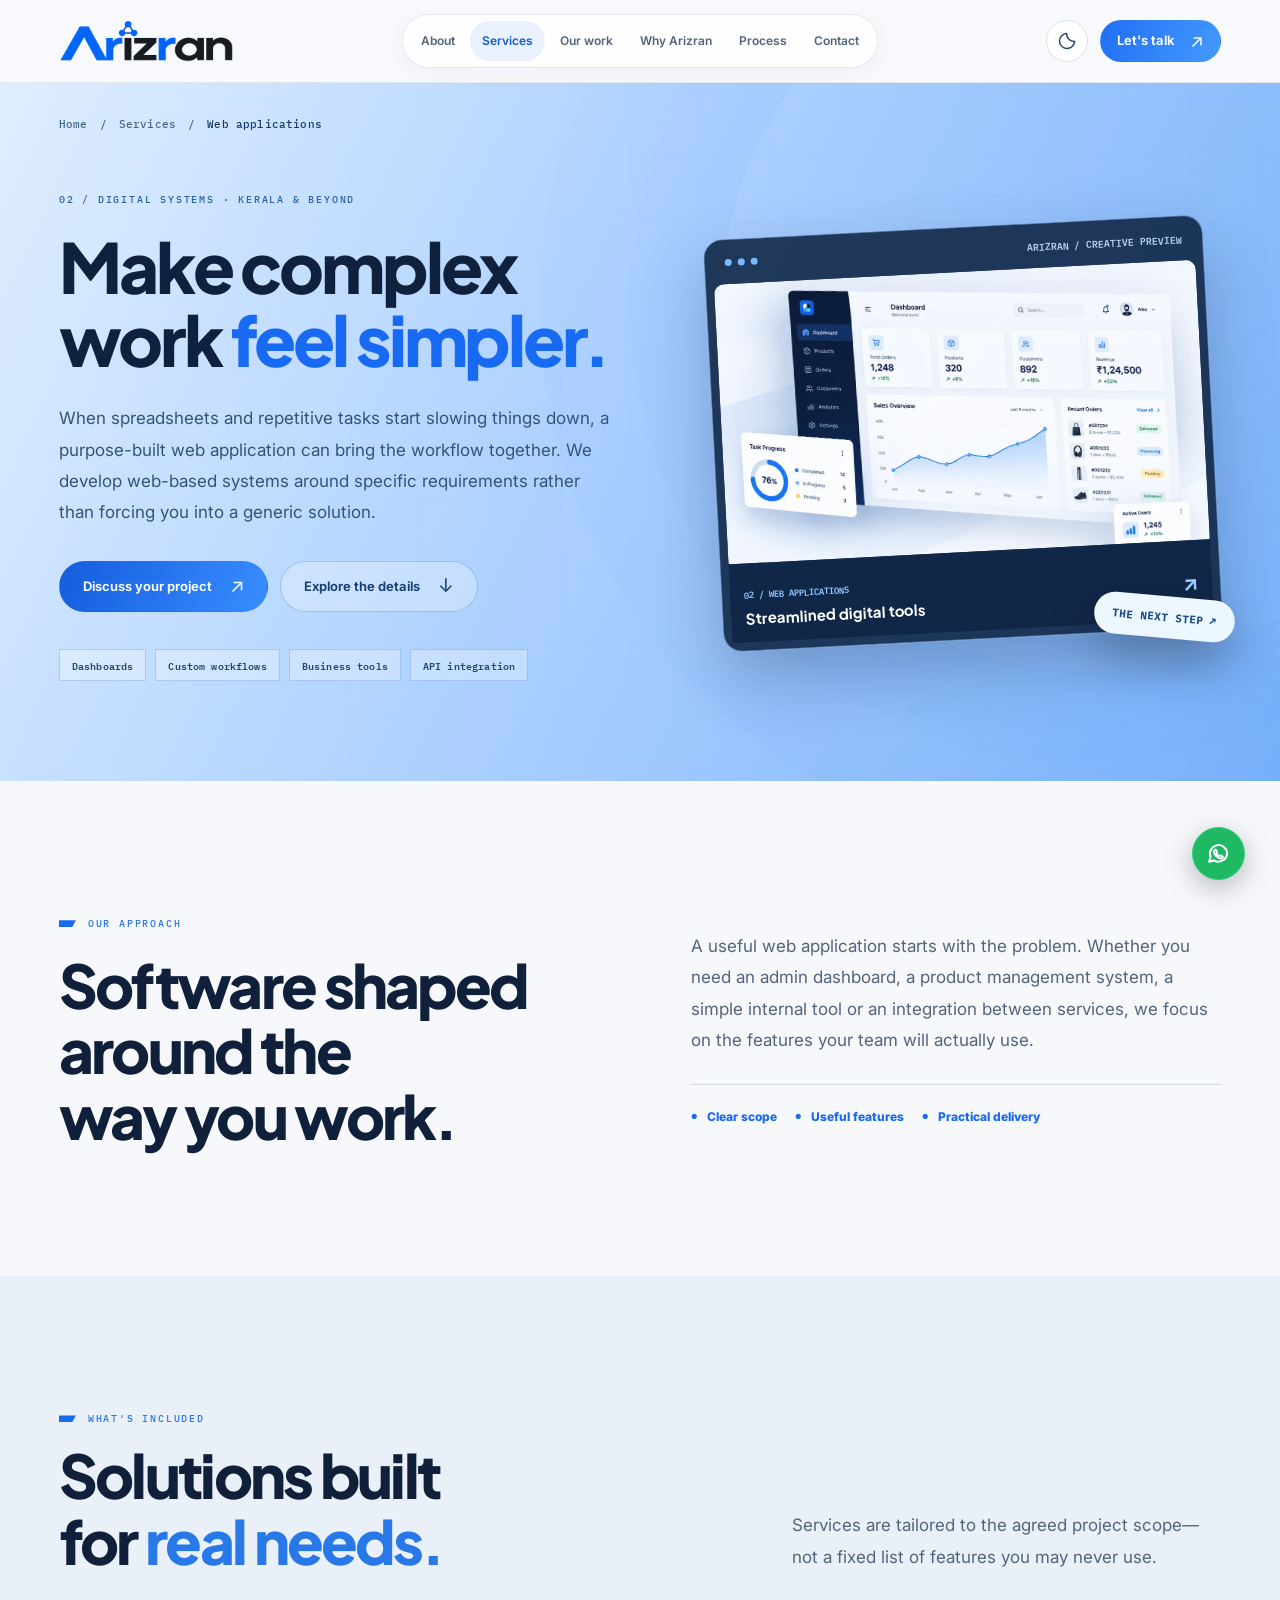
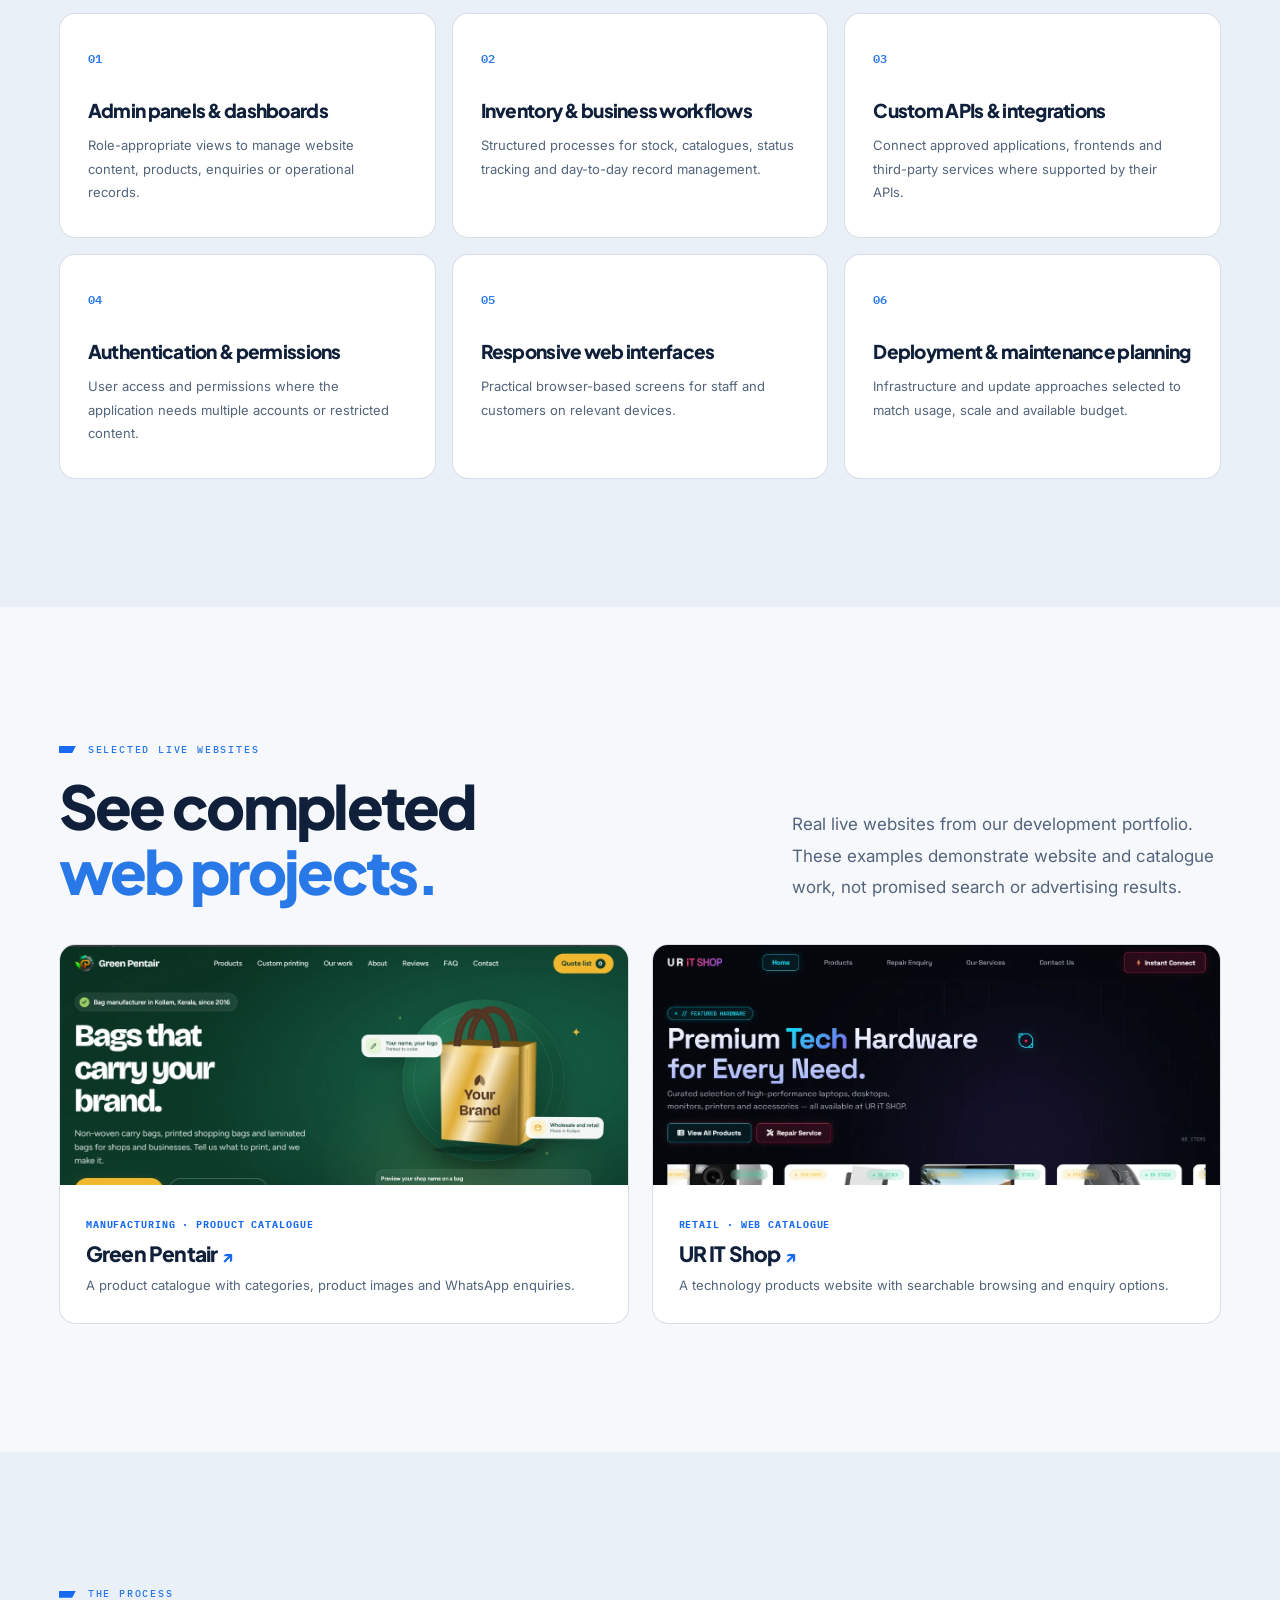
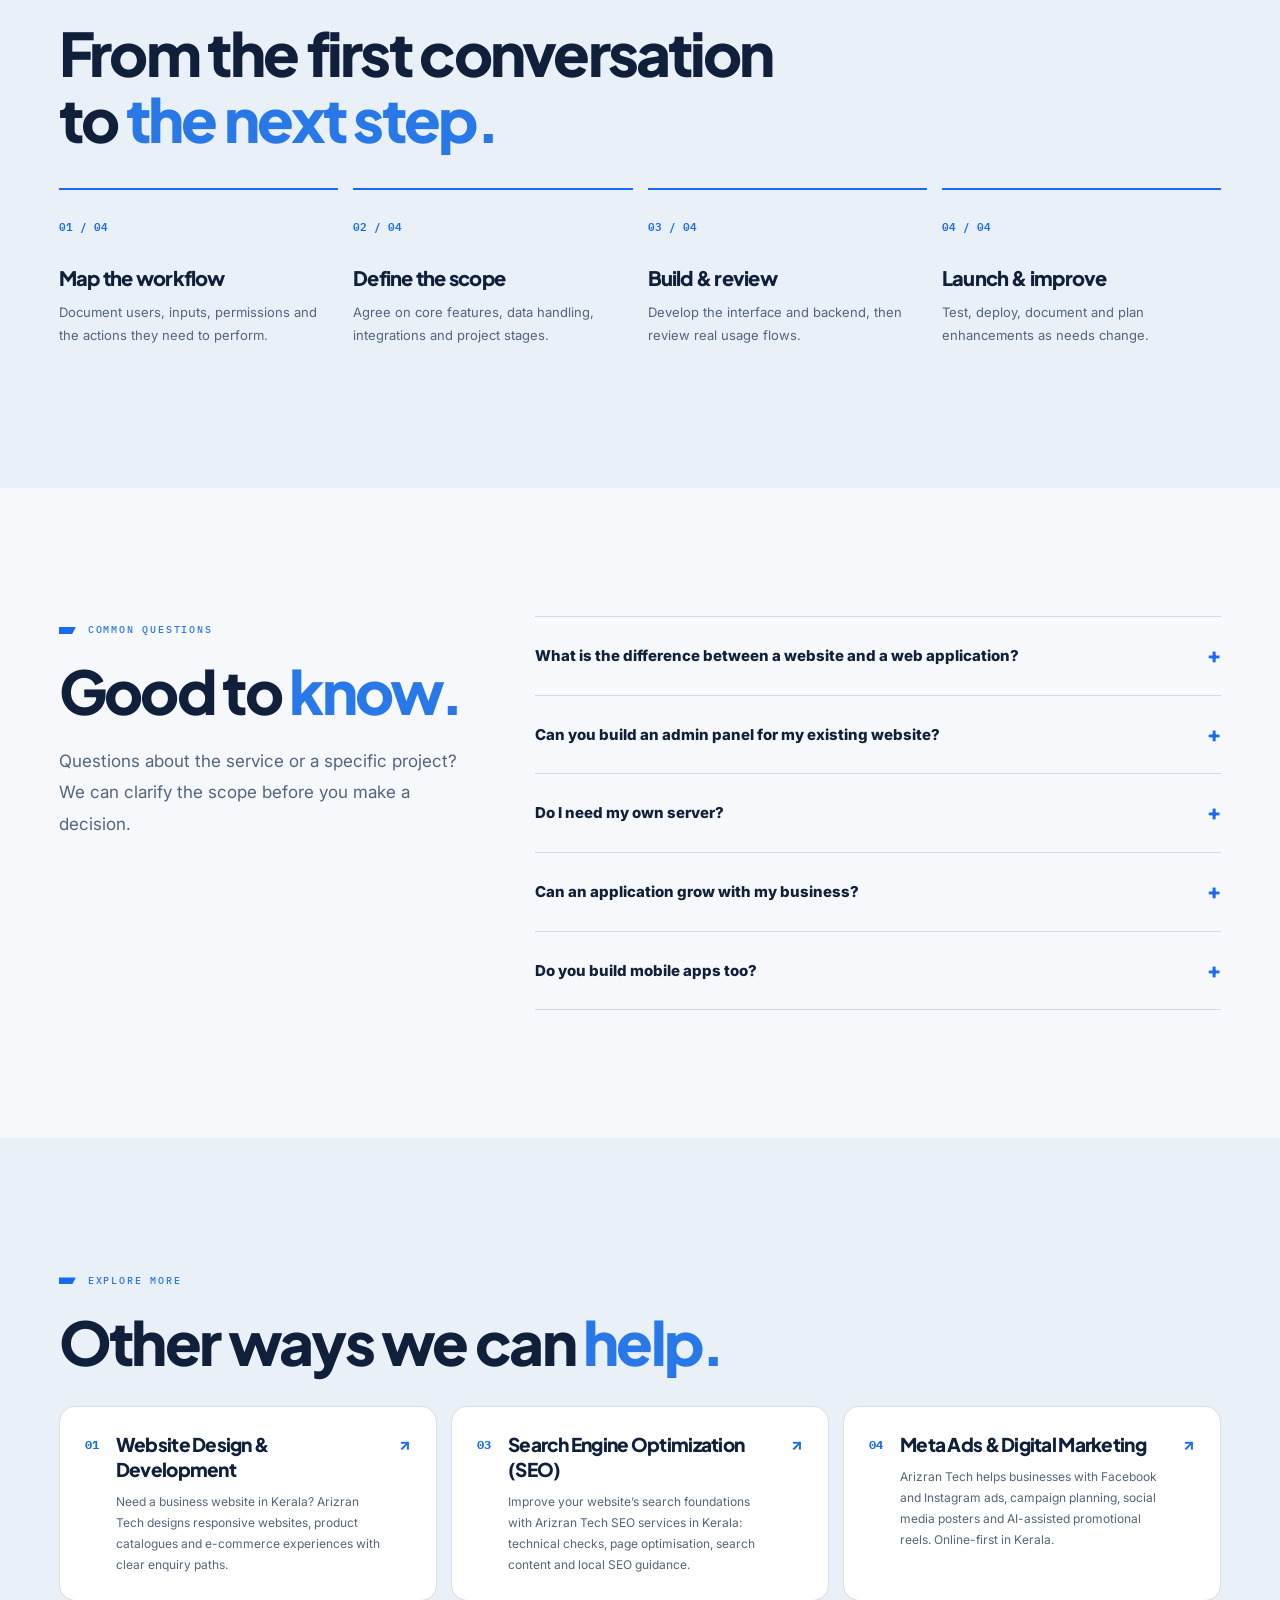
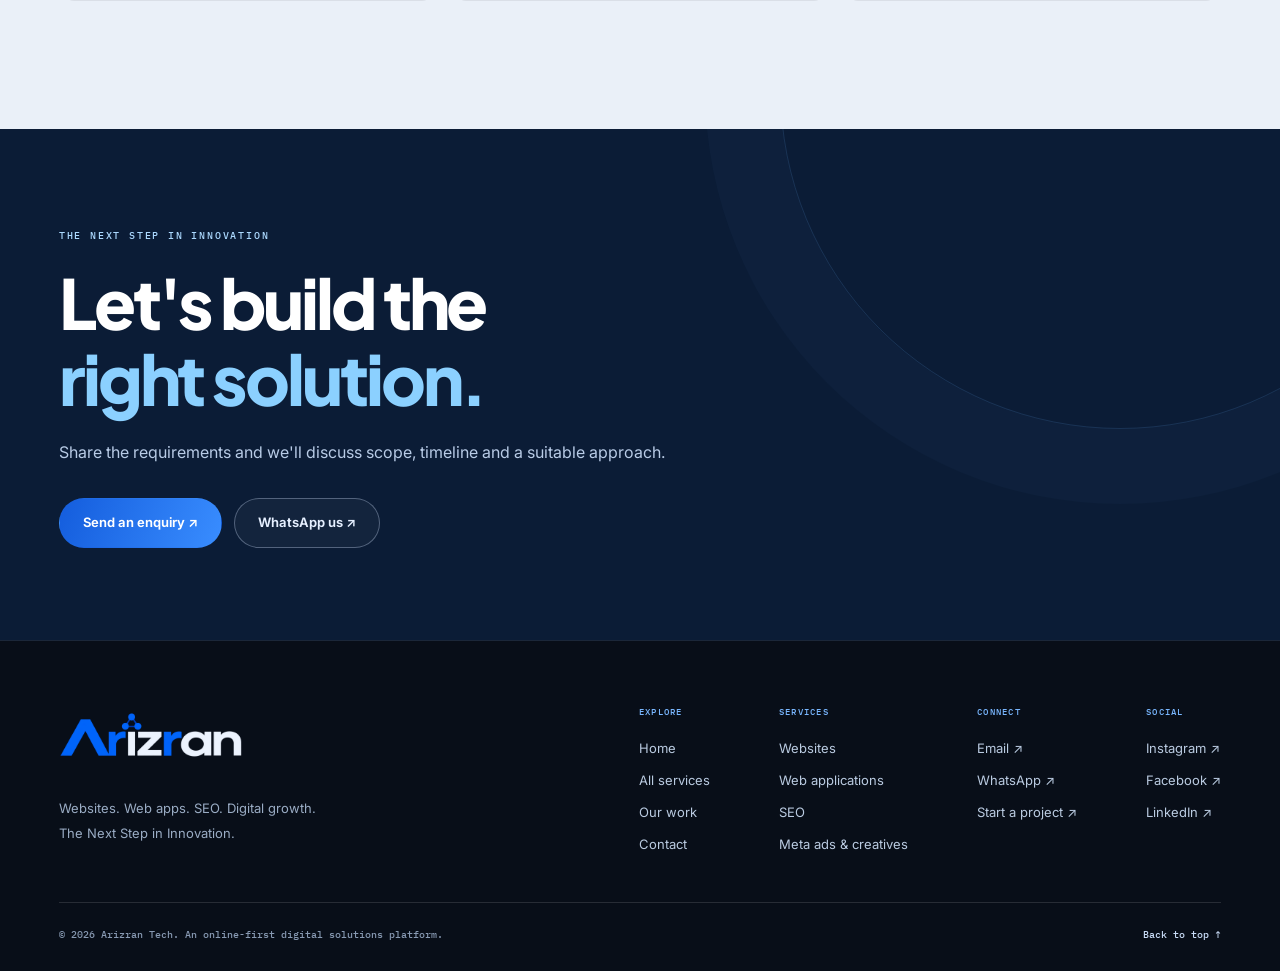
<file: services/web-app-development/index.html>
<!doctype html><html lang="en-IN" data-theme="light"><head>
<!-- Google Analytics 4 -->
<script async src="https://www.googletagmanager.com/gtag/js?id=G-8PNWGNS64S"></script>
<script>
  window.dataLayer = window.dataLayer || [];
  function gtag(){dataLayer.push(arguments);}
  gtag('js', new Date());
  gtag('config', 'G-8PNWGNS64S');
</script>
<meta charset="utf-8"><meta name="viewport" content="width=device-width,initial-scale=1"><meta name="theme-color" content="#f6f8fc">
<title>Custom Web Application Development | Arizran Tech</title><meta name="description" content="Custom web applications and business tools from Arizran Tech. Build dashboards, inventory workflows, enquiry systems and practical browser-based solutions."><meta name="robots" content="index,follow,max-image-preview:large">
<link rel="canonical" href="https://www.arizrantech.com/services/web-app-development/"><meta property="og:type" content="website"><meta property="og:site_name" content="Arizran Tech"><meta property="og:locale" content="en_IN">
<meta property="og:title" content="Custom Web Application Development | Arizran Tech"><meta property="og:description" content="Custom web applications and business tools from Arizran Tech. Build dashboards, inventory workflows, enquiry systems and practical browser-based solutions."><meta property="og:url" content="https://www.arizrantech.com/services/web-app-development/">
<meta property="og:image" content="https://www.arizrantech.com/assets/arizran-social-preview.jpg"><meta property="og:image:alt" content="Arizran Tech: websites, web apps, SEO and digital growth">
<meta name="twitter:card" content="summary_large_image"><meta name="twitter:title" content="Custom Web Application Development | Arizran Tech"><meta name="twitter:description" content="Custom web applications and business tools from Arizran Tech. Build dashboards, inventory workflows, enquiry systems and practical browser-based solutions."><meta name="twitter:image" content="https://www.arizrantech.com/assets/arizran-social-preview.jpg">
<link rel="icon" href="../../assets/favicon.png" type="image/png"><link rel="preconnect" href="https://fonts.googleapis.com"><link rel="preconnect" href="https://fonts.gstatic.com" crossorigin>
<link href="https://fonts.googleapis.com/css2?family=IBM+Plex+Mono:wght@400;500;600&family=Inter:wght@400;500;600;700;800&family=Manrope:wght@500;600;700;800&family=Plus+Jakarta+Sans:wght@400;500;600;700;800&display=swap" rel="stylesheet">
<link rel="stylesheet" href="../../styles.css"><link rel="stylesheet" href="../../service-pages.css"><script type="application/ld+json">{
  "@context": "https://schema.org",
  "@graph": [
    {
      "@type": "WebPage",
      "@id": "https://www.arizrantech.com/services/web-app-development/#webpage",
      "url": "https://www.arizrantech.com/services/web-app-development/",
      "name": "Custom Web Application Development | Arizran Tech",
      "description": "Custom web applications and business tools from Arizran Tech. Build dashboards, inventory workflows, enquiry systems and practical browser-based solutions.",
      "isPartOf": {
        "@id": "https://www.arizrantech.com/#website"
      },
      "inLanguage": "en-IN"
    },
    {
      "@type": "BreadcrumbList",
      "@id": "https://www.arizrantech.com/services/web-app-development/#breadcrumb",
      "itemListElement": [
        {
          "@type": "ListItem",
          "position": 1,
          "name": "Home",
          "item": "https://www.arizrantech.com/"
        },
        {
          "@type": "ListItem",
          "position": 2,
          "name": "Services",
          "item": "https://www.arizrantech.com/services/"
        },
        {
          "@type": "ListItem",
          "position": 3,
          "name": "Custom Web Application Development",
          "item": "https://www.arizrantech.com/services/web-app-development/"
        }
      ]
    },
    {
      "@type": "Service",
      "@id": "https://www.arizrantech.com/services/web-app-development/#service",
      "name": "Custom Web Application Development",
      "serviceType": "Custom Web Application Development",
      "provider": {
        "@id": "https://www.arizrantech.com/#organization"
      },
      "areaServed": {
        "@type": "AdministrativeArea",
        "name": "Kerala, India"
      },
      "url": "https://www.arizrantech.com/services/web-app-development/"
    }
  ]
}</script>
<script defer src="../../service-pages.js"></script></head><body class="site-page" id="top"><a class="skip-link" href="#main">Skip to content</a>
<header class="header"><div class="wrap header-inner">
<a class="brand brand-logo" href="../../" aria-label="Arizran Tech homepage"><img class="brand-logo-image logo-for-dark" src="../../assets/arizran-logo-on-dark.png" width="174" height="54" alt="Arizran Tech"><img class="brand-logo-image logo-for-light" src="../../assets/arizran-logo.png" width="174" height="54" alt=""></a>
<nav class="nav" id="nav" aria-label="Main navigation"><a href="../../#about">About</a><a href="../../services/" aria-current="page">Services</a><a href="../../#work">Our work</a><a href="../../#approach">Why Arizran</a><a href="../../#process">Process</a><a href="../../#contact">Contact</a></nav>
<div class="header-actions"><button type="button" class="theme-toggle" id="theme-toggle" aria-label="Switch to light theme" title="Change theme"><svg class="theme-icon icon-sun" aria-hidden="true" viewBox="0 0 24 24" fill="none" stroke="currentColor" stroke-width="1.8" stroke-linecap="round"><circle cx="12" cy="12" r="4"/><path d="M12 2v2m0 16v2M4.9 4.9l1.4 1.4m11.4 11.4 1.4 1.4M2 12h2m16 0h2M4.9 19.1l1.4-1.4M17.7 6.3l1.4-1.4"/></svg><svg class="theme-icon icon-moon" aria-hidden="true" viewBox="0 0 24 24" fill="none" stroke="currentColor" stroke-width="1.8"><path d="M20.985 12.486A9 9 0 0 1 11.514 3.015 9 9 0 1 0 20.985 12.486Z"/></svg></button><a class="btn btn-small btn-blue header-cta" href="../../#contact">Let's talk <span aria-hidden="true">↗</span></a></div>
<button type="button" class="menu-toggle" id="menu-toggle" aria-label="Open navigation" aria-expanded="false" aria-controls="nav"><span></span><span></span><span></span></button>
</div><div class="scroll-progress" id="scroll-progress" aria-hidden="true"></div></header><main id="main"><section class="sp-hero"><div class="sp-grid"></div><div class="wrap"><div><nav class="sp-breadcrumb" aria-label="Breadcrumb"><a href="../../">Home</a><span aria-hidden="true"> / </span><a href="../../services/">Services</a><span aria-hidden="true"> / </span><span aria-current="page">Web applications</span></nav></div><div class="sp-hero-cols"><div class="sp-hero-content"><span class="eyebrow eyebrow-bright">02 / DIGITAL SYSTEMS · KERALA &amp; BEYOND</span><h1>Make complex work <em>feel simpler.</em></h1><p>When spreadsheets and repetitive tasks start slowing things down, a purpose-built web application can bring the workflow together. We develop web-based systems around specific requirements rather than forcing you into a generic solution.</p><div class="button-row"><a class="btn btn-blue" href="../../#contact">Discuss your project <span aria-hidden="true">↗</span></a><a class="btn btn-outline" href="#what-we-do">Explore the details <span aria-hidden="true">↓</span></a></div><div class="sp-pills"><span>Dashboards</span><span>Custom workflows</span><span>Business tools</span><span>API integration</span></div></div><div class="sp-hero-art" aria-hidden="true"><div class="sp-orbit-a"></div><div class="sp-orbit-b"></div>
<div class="sp-service-frame"><div class="sp-service-frame-top"><i></i><i></i><i></i><span>ARIZRAN / CREATIVE PREVIEW</span></div>
<img src="../../assets/service-webapps.webp" alt="" width="900" height="650" decoding="async" fetchpriority="high">
<div class="sp-service-frame-caption"><div><span>02 / WEB APPLICATIONS</span><br><strong>Streamlined digital tools</strong></div><b>↗</b></div></div>
<span class="sp-float-badge">THE NEXT STEP ↗</span></div></div></div></section><section id="what-we-do" class="section sp-intro"><div class="wrap sp-intro-grid"><div class="reveal"><span class="eyebrow">OUR APPROACH</span><h2>Software shaped around the way you work.</h2></div><div class="reveal"><p class="lead">A useful web application starts with the problem. Whether you need an admin dashboard, a product management system, a simple internal tool or an integration between services, we focus on the features your team will actually use.</p><div class="sp-value-list"><span>Clear scope</span><span>Useful features</span><span>Practical delivery</span></div></div></div></section><section class="section section-alt sp-features"><div class="wrap"><div class="sp-section-head reveal"><div><span class="eyebrow">WHAT'S INCLUDED</span><h2>Solutions built for <em>real needs.</em></h2></div><p class="lead">Services are tailored to the agreed project scope—not a fixed list of features you may never use.</p></div><div class="sp-feature-grid"><article class="sp-feature-card reveal"><span>01</span><h3>Admin panels &amp; dashboards</h3><p>Role-appropriate views to manage website content, products, enquiries or operational records.</p></article><article class="sp-feature-card reveal"><span>02</span><h3>Inventory &amp; business workflows</h3><p>Structured processes for stock, catalogues, status tracking and day-to-day record management.</p></article><article class="sp-feature-card reveal"><span>03</span><h3>Custom APIs &amp; integrations</h3><p>Connect approved applications, frontends and third-party services where supported by their APIs.</p></article><article class="sp-feature-card reveal"><span>04</span><h3>Authentication &amp; permissions</h3><p>User access and permissions where the application needs multiple accounts or restricted content.</p></article><article class="sp-feature-card reveal"><span>05</span><h3>Responsive web interfaces</h3><p>Practical browser-based screens for staff and customers on relevant devices.</p></article><article class="sp-feature-card reveal"><span>06</span><h3>Deployment &amp; maintenance planning</h3><p>Infrastructure and update approaches selected to match usage, scale and available budget.</p></article></div></div></section><section class="section sp-work-section"><div class="wrap"><div class="sp-section-head reveal"><div><span class="eyebrow">SELECTED LIVE WEBSITES</span><h2>See completed <em>web projects.</em></h2></div><p class="lead">Real live websites from our development portfolio. These examples demonstrate website and catalogue work, not promised search or advertising results.</p></div><div class="sp-work-grid"><article class="sp-work-card"><a href="https://www.greenpentair.com/" target="_blank" rel="noopener noreferrer" aria-label="Visit Green Pentair website"><img src="../../assets/greenpentair.webp" width="840" height="440" loading="lazy" decoding="async" alt="Screenshot of Green Pentair website"></a><div class="sp-work-info"><span>Manufacturing · Product catalogue</span><h3>Green Pentair <a href="https://www.greenpentair.com/" target="_blank" rel="noopener noreferrer" aria-label="Visit Green Pentair">↗</a></h3><p>A product catalogue with categories, product images and WhatsApp enquiries.</p></div></article><article class="sp-work-card"><a href="https://www.uritshop.store/" target="_blank" rel="noopener noreferrer" aria-label="Visit UR IT Shop website"><img src="../../assets/uritshop.webp" width="840" height="440" loading="lazy" decoding="async" alt="Screenshot of UR IT Shop website"></a><div class="sp-work-info"><span>Retail · Web catalogue</span><h3>UR IT Shop <a href="https://www.uritshop.store/" target="_blank" rel="noopener noreferrer" aria-label="Visit UR IT Shop">↗</a></h3><p>A technology products website with searchable browsing and enquiry options.</p></div></article></div></div></section><section class="section section-alt sp-process"><div class="wrap"><span class="eyebrow">THE PROCESS</span><h2>From the first conversation<br>to <em>the next step.</em></h2><div class="sp-steps"><article class="sp-step reveal"><span>01 / 04</span><h3>Map the workflow</h3><p>Document users, inputs, permissions and the actions they need to perform.</p></article><article class="sp-step reveal"><span>02 / 04</span><h3>Define the scope</h3><p>Agree on core features, data handling, integrations and project stages.</p></article><article class="sp-step reveal"><span>03 / 04</span><h3>Build &amp; review</h3><p>Develop the interface and backend, then review real usage flows.</p></article><article class="sp-step reveal"><span>04 / 04</span><h3>Launch &amp; improve</h3><p>Test, deploy, document and plan enhancements as needs change.</p></article></div></div></section><section class="section sp-faq"><div class="wrap sp-faq-cols"><div class="reveal"><span class="eyebrow">COMMON QUESTIONS</span><h2>Good to <em>know.</em></h2><p class="lead">Questions about the service or a specific project? We can clarify the scope before you make a decision.</p></div><div class="sp-faq-list"><details><summary>What is the difference between a website and a web application?<span aria-hidden="true">+</span></summary><p>A website typically presents information, while a web application lets users perform tasks such as managing records, placing orders or working with dashboards. Many projects combine both.</p></details><details><summary>Can you build an admin panel for my existing website?<span aria-hidden="true">+</span></summary><p>Often yes, depending on the website’s current technology and hosting. We would first review how its content and data are stored.</p></details><details><summary>Do I need my own server?<span aria-hidden="true">+</span></summary><p>Not always. Hosting options depend on features, expected traffic, database needs and security requirements. We can recommend an appropriate setup.</p></details><details><summary>Can an application grow with my business?<span aria-hidden="true">+</span></summary><p>We can plan the project in phases and choose a structure that supports future additions, while being clear about the cost of changes.</p></details><details><summary>Do you build mobile apps too?<span aria-hidden="true">+</span></summary><p>This page focuses on browser-based web applications. If you need native mobile features, we can discuss the requirements and available options before committing to a scope.</p></details></div></div></section><section class="section section-alt sp-related"><div class="wrap"><span class="eyebrow">EXPLORE MORE</span><h2>Other ways we can <em>help.</em></h2><div class="sp-related-grid"><a class="sp-service-option" href="../../services/website-development/"><span class="sp-num">01</span><div><h3>Website Design &amp; Development</h3><p>Need a business website in Kerala? Arizran Tech designs responsive websites, product catalogues and e-commerce experiences with clear enquiry paths.</p></div><span class="sp-arrow" aria-hidden="true">↗</span></a><a class="sp-service-option" href="../../services/seo-services/"><span class="sp-num">03</span><div><h3>Search Engine Optimization (SEO)</h3><p>Improve your website’s search foundations with Arizran Tech SEO services in Kerala: technical checks, page optimisation, search content and local SEO guidance.</p></div><span class="sp-arrow" aria-hidden="true">↗</span></a><a class="sp-service-option" href="../../services/digital-marketing/"><span class="sp-num">04</span><div><h3>Meta Ads &amp; Digital Marketing</h3><p>Arizran Tech helps businesses with Facebook and Instagram ads, campaign planning, social media posters and AI-assisted promotional reels. Online-first in Kerala.</p></div><span class="sp-arrow" aria-hidden="true">↗</span></a></div></div></section><section class="sp-cta"><div class="wrap"><span class="eyebrow eyebrow-bright">THE NEXT STEP IN INNOVATION</span><h2>Let's build the <em>right solution.</em></h2><p>Share the requirements and we'll discuss scope, timeline and a suitable approach.</p><div class="button-row"><a class="btn btn-blue" href="../../#contact">Send an enquiry ↗</a><a class="btn btn-outline" href="https://wa.me/917034540528?text=Hi%20Arizran%20Tech%2C%20I%20would%20like%20to%20discuss%20a%20project." target="_blank" rel="noopener noreferrer">WhatsApp us ↗</a></div></div></section></main><footer class="footer"><div class="wrap"><div class="footer-top"><div class="footer-about"><a class="brand brand-logo" href="../../" aria-label="Arizran Tech home"><img class="brand-logo-image" src="../../assets/arizran-logo-on-dark.png" alt="Arizran Tech" width="174" height="54"></a><p>Websites. Web apps. SEO. Digital growth.<br>The Next Step in Innovation.</p></div><div class="footer-columns">
<div><span>EXPLORE</span><a href="../../">Home</a><a href="../../services/">All services</a><a href="../../#work">Our work</a><a href="../../#contact">Contact</a></div>
<div><span>SERVICES</span><a href="../../services/website-development/">Websites</a><a href="../../services/web-app-development/">Web applications</a><a href="../../services/seo-services/">SEO</a><a href="../../services/digital-marketing/">Meta ads &amp; creatives</a></div>
<div><span>CONNECT</span><a href="mailto:arizrantech@gmail.com">Email ↗</a><a href="https://wa.me/917034540528?text=Hi%20Arizran%20Tech%2C%20I%20would%20like%20to%20discuss%20a%20project." target="_blank" rel="noopener noreferrer">WhatsApp ↗</a><a href="../../#contact">Start a project ↗</a></div>
<div><span>SOCIAL</span><a href="https://www.instagram.com/arizrantech/" target="_blank" rel="noopener noreferrer">Instagram ↗</a><a href="https://www.facebook.com/profile.php?id=61595785553308" target="_blank" rel="noopener noreferrer">Facebook ↗</a><a href="https://www.linkedin.com/company/arizran-tech" target="_blank" rel="noopener noreferrer">LinkedIn ↗</a></div>
</div></div><div class="footer-bottom"><span>© <span id="year">2026</span> Arizran Tech. An online-first digital solutions platform.</span><a href="#top">Back to top ↑</a></div></div></footer>
<nav class="floating-actions" aria-label="Quick actions"><a class="floating-action back-to-top" id="back-to-top" href="#top" aria-label="Back to top" title="Back to top" hidden><svg viewBox="0 0 24 24" aria-hidden="true" fill="none" stroke="currentColor" stroke-width="2.4" stroke-linecap="round" stroke-linejoin="round"><path d="m6 14 6-6 6 6"/><path d="M12 9v11"/></svg></a>
<a class="floating-action floating-whatsapp" href="https://wa.me/917034540528?text=Hi%20Arizran%20Tech%2C%20I%20would%20like%20to%20discuss%20a%20project." target="_blank" rel="noopener noreferrer" aria-label="Chat with Arizran Tech on WhatsApp" title="Chat on WhatsApp"><svg viewBox="0 0 24 24" aria-hidden="true" fill="none" stroke="currentColor" stroke-width="1.9" stroke-linecap="round" stroke-linejoin="round"><path d="M20.3 11.6a8.3 8.3 0 0 1-12.3 7.2L3 20l1.3-4.7a8.3 8.3 0 1 1 16-3.7Z"/><path d="M8.3 8.8c.3-.5.5-.5.7-.5h.6l1 2.1c.1.3-.1.5-.4.9l-.3.4c.6 1.2 1.5 2.1 2.7 2.7l.4-.4c.3-.3.5-.4.9-.3l1.9.9c.3.1.4.4.3.7-.2 1-1.3 1.7-2.4 1.5-2.6-.4-5.8-3.6-6.1-6.2-.1-.7.1-1.3.7-1.8Z"/></svg></a></nav></body></html>
</file>
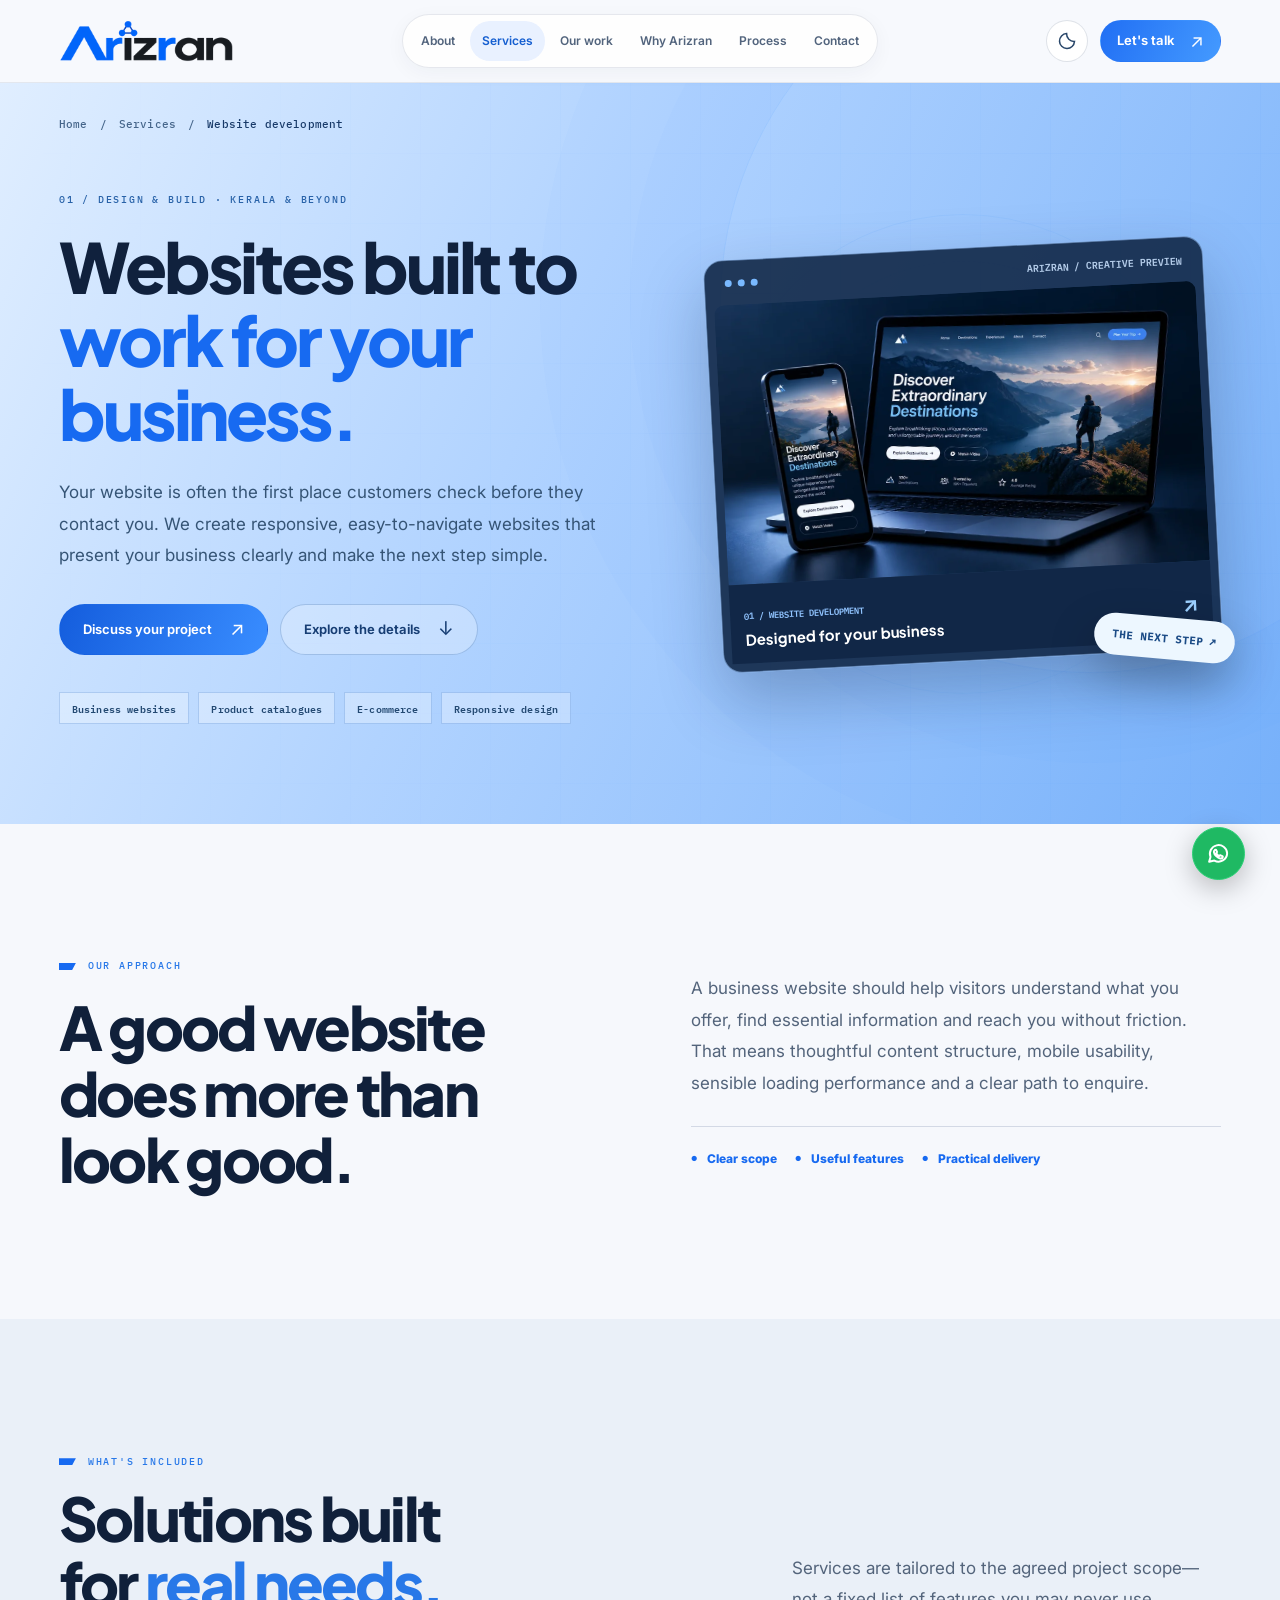
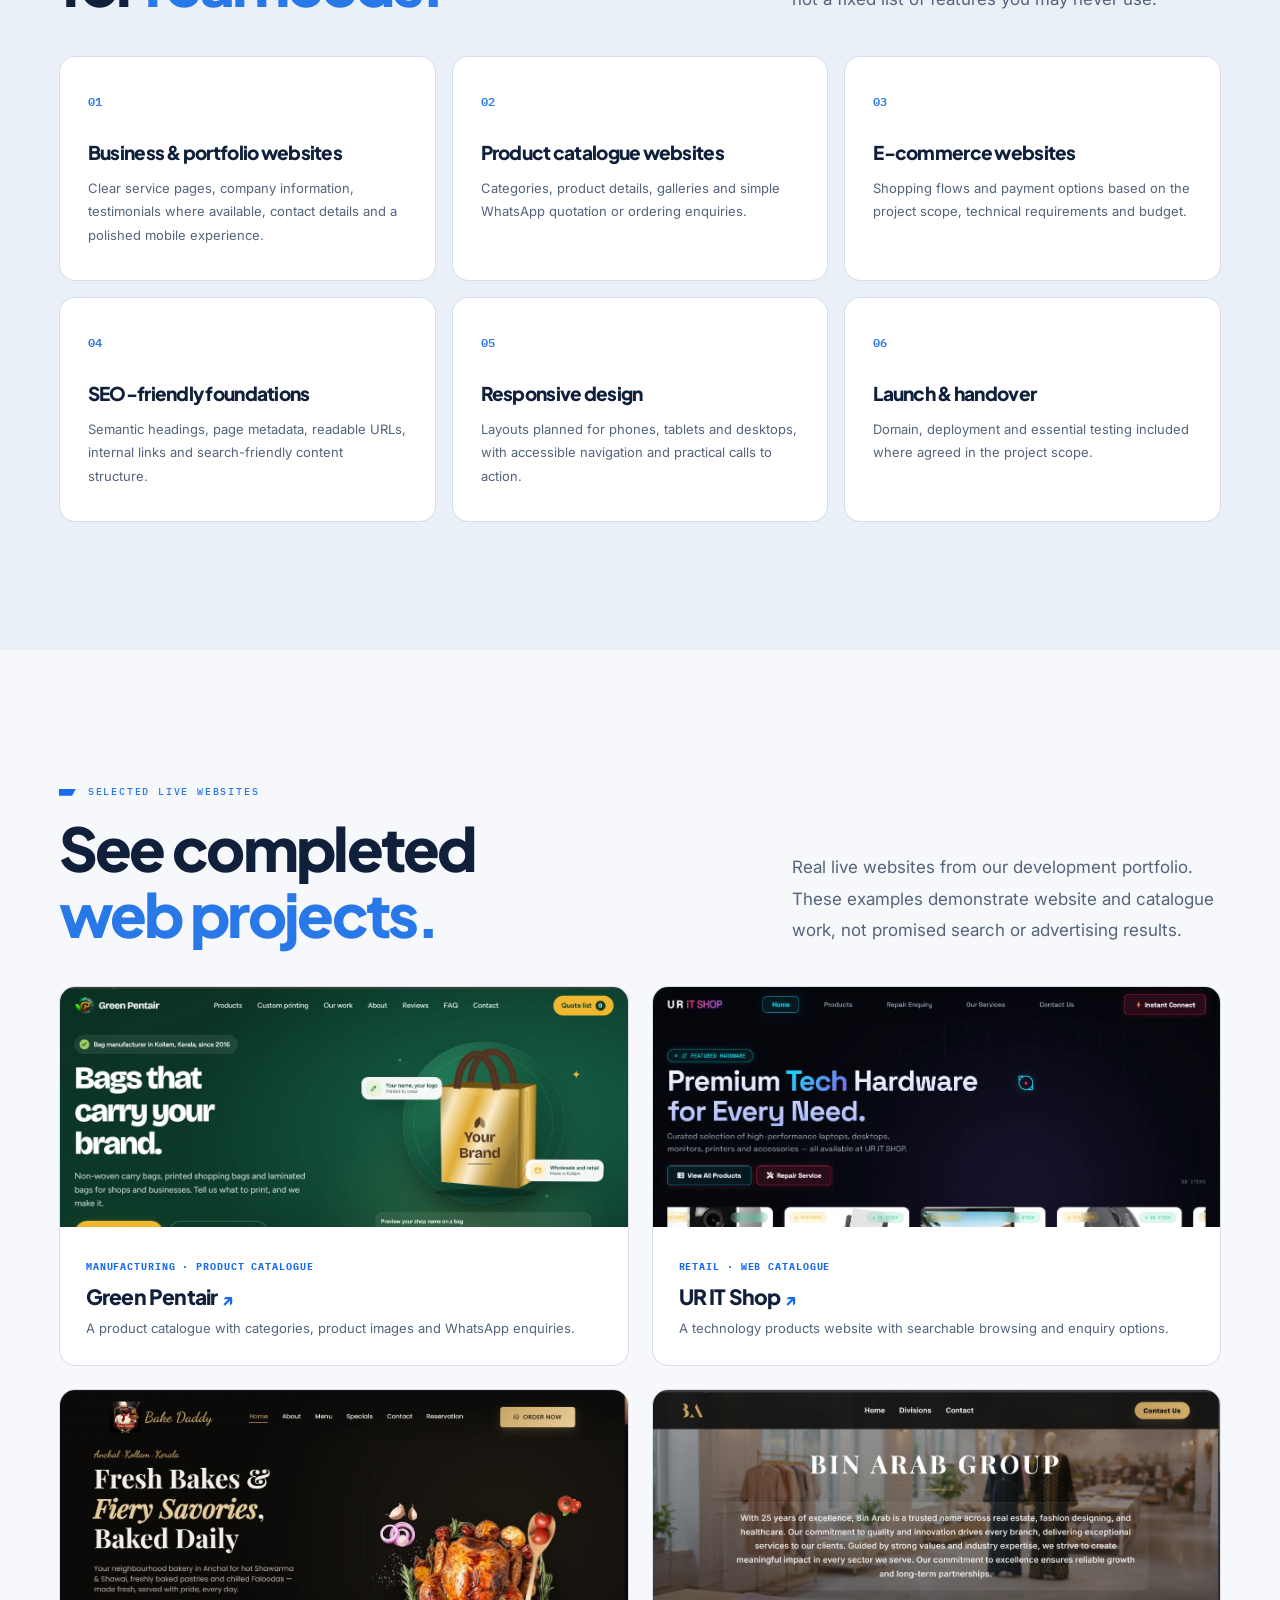
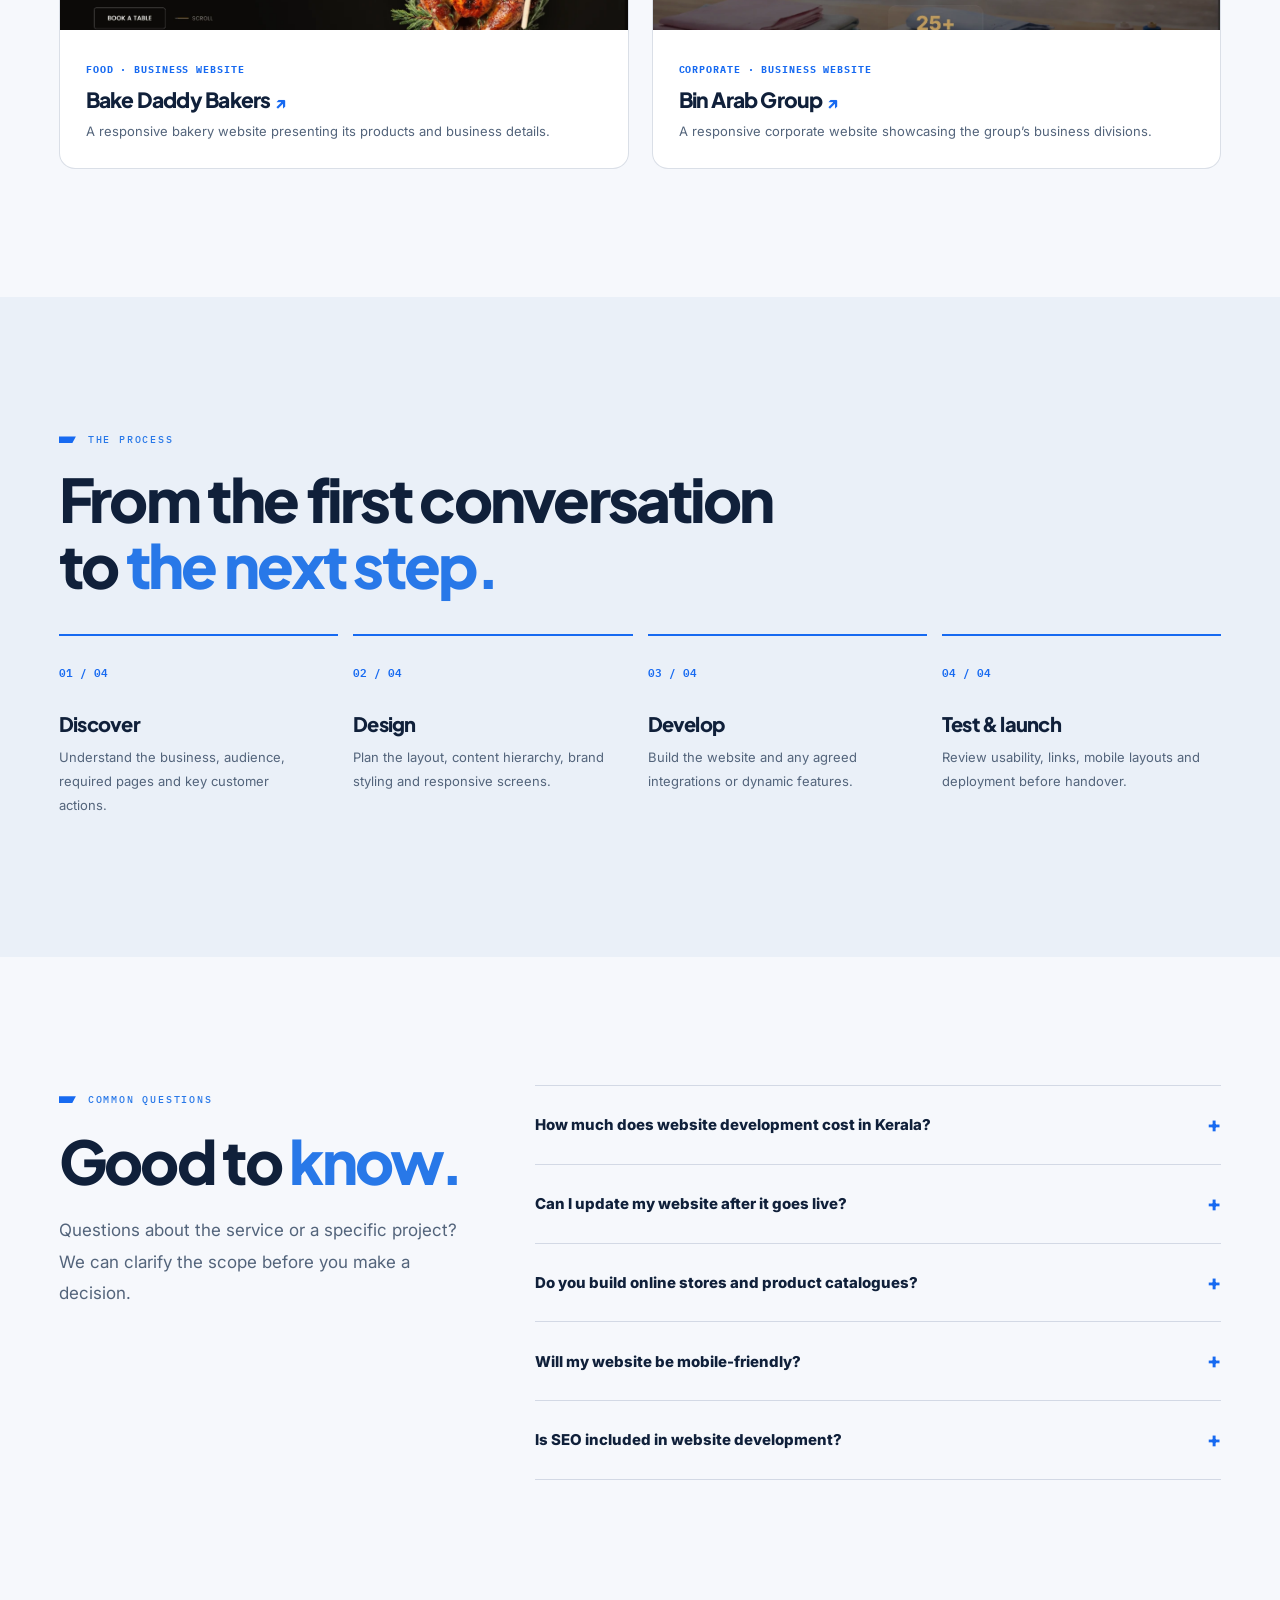
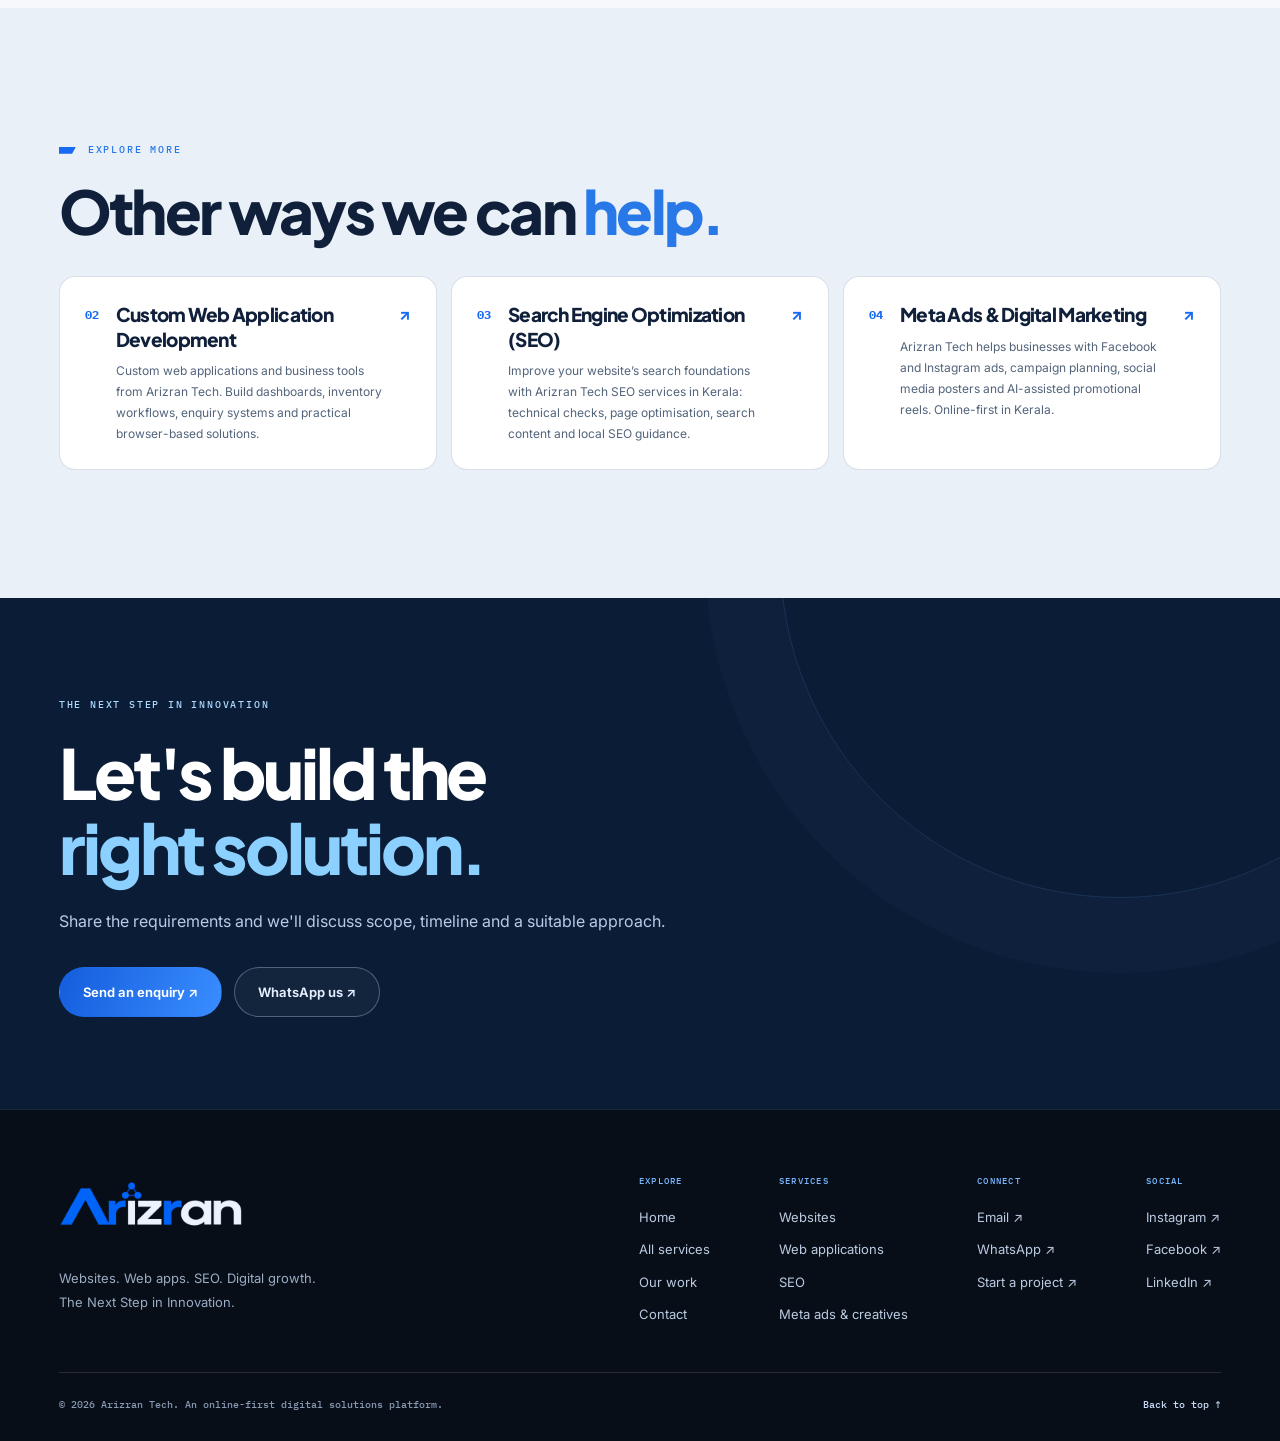
<file: services/website-development/index.html>
<!doctype html><html lang="en-IN" data-theme="light"><head>
<!-- Google Analytics 4 -->
<script async src="https://www.googletagmanager.com/gtag/js?id=G-8PNWGNS64S"></script>
<script>
  window.dataLayer = window.dataLayer || [];
  function gtag(){dataLayer.push(arguments);}
  gtag('js', new Date());
  gtag('config', 'G-8PNWGNS64S');
</script>
<meta charset="utf-8"><meta name="viewport" content="width=device-width,initial-scale=1"><meta name="theme-color" content="#f6f8fc">
<title>Website Development in Kerala | Arizran Tech</title><meta name="description" content="Need a business website in Kerala? Arizran Tech designs responsive websites, product catalogues and e-commerce experiences with clear enquiry paths."><meta name="robots" content="index,follow,max-image-preview:large">
<link rel="canonical" href="https://www.arizrantech.com/services/website-development/"><meta property="og:type" content="website"><meta property="og:site_name" content="Arizran Tech"><meta property="og:locale" content="en_IN">
<meta property="og:title" content="Website Development in Kerala | Arizran Tech"><meta property="og:description" content="Need a business website in Kerala? Arizran Tech designs responsive websites, product catalogues and e-commerce experiences with clear enquiry paths."><meta property="og:url" content="https://www.arizrantech.com/services/website-development/">
<meta property="og:image" content="https://www.arizrantech.com/assets/arizran-social-preview.jpg"><meta property="og:image:alt" content="Arizran Tech: websites, web apps, SEO and digital growth">
<meta name="twitter:card" content="summary_large_image"><meta name="twitter:title" content="Website Development in Kerala | Arizran Tech"><meta name="twitter:description" content="Need a business website in Kerala? Arizran Tech designs responsive websites, product catalogues and e-commerce experiences with clear enquiry paths."><meta name="twitter:image" content="https://www.arizrantech.com/assets/arizran-social-preview.jpg">
<link rel="icon" href="../../assets/favicon.png" type="image/png"><link rel="preconnect" href="https://fonts.googleapis.com"><link rel="preconnect" href="https://fonts.gstatic.com" crossorigin>
<link href="https://fonts.googleapis.com/css2?family=IBM+Plex+Mono:wght@400;500;600&family=Inter:wght@400;500;600;700;800&family=Manrope:wght@500;600;700;800&family=Plus+Jakarta+Sans:wght@400;500;600;700;800&display=swap" rel="stylesheet">
<link rel="stylesheet" href="../../styles.css"><link rel="stylesheet" href="../../service-pages.css"><script type="application/ld+json">{
  "@context": "https://schema.org",
  "@graph": [
    {
      "@type": "WebPage",
      "@id": "https://www.arizrantech.com/services/website-development/#webpage",
      "url": "https://www.arizrantech.com/services/website-development/",
      "name": "Website Development in Kerala | Arizran Tech",
      "description": "Need a business website in Kerala? Arizran Tech designs responsive websites, product catalogues and e-commerce experiences with clear enquiry paths.",
      "isPartOf": {
        "@id": "https://www.arizrantech.com/#website"
      },
      "inLanguage": "en-IN"
    },
    {
      "@type": "BreadcrumbList",
      "@id": "https://www.arizrantech.com/services/website-development/#breadcrumb",
      "itemListElement": [
        {
          "@type": "ListItem",
          "position": 1,
          "name": "Home",
          "item": "https://www.arizrantech.com/"
        },
        {
          "@type": "ListItem",
          "position": 2,
          "name": "Services",
          "item": "https://www.arizrantech.com/services/"
        },
        {
          "@type": "ListItem",
          "position": 3,
          "name": "Website Design & Development",
          "item": "https://www.arizrantech.com/services/website-development/"
        }
      ]
    },
    {
      "@type": "Service",
      "@id": "https://www.arizrantech.com/services/website-development/#service",
      "name": "Website Design & Development",
      "serviceType": "Website Design & Development",
      "provider": {
        "@id": "https://www.arizrantech.com/#organization"
      },
      "areaServed": {
        "@type": "AdministrativeArea",
        "name": "Kerala, India"
      },
      "url": "https://www.arizrantech.com/services/website-development/"
    }
  ]
}</script>
<script defer src="../../service-pages.js"></script></head><body class="site-page" id="top"><a class="skip-link" href="#main">Skip to content</a>
<header class="header"><div class="wrap header-inner">
<a class="brand brand-logo" href="../../" aria-label="Arizran Tech homepage"><img class="brand-logo-image logo-for-dark" src="../../assets/arizran-logo-on-dark.png" width="174" height="54" alt="Arizran Tech"><img class="brand-logo-image logo-for-light" src="../../assets/arizran-logo.png" width="174" height="54" alt=""></a>
<nav class="nav" id="nav" aria-label="Main navigation"><a href="../../#about">About</a><a href="../../services/" aria-current="page">Services</a><a href="../../#work">Our work</a><a href="../../#approach">Why Arizran</a><a href="../../#process">Process</a><a href="../../#contact">Contact</a></nav>
<div class="header-actions"><button type="button" class="theme-toggle" id="theme-toggle" aria-label="Switch to light theme" title="Change theme"><svg class="theme-icon icon-sun" aria-hidden="true" viewBox="0 0 24 24" fill="none" stroke="currentColor" stroke-width="1.8" stroke-linecap="round"><circle cx="12" cy="12" r="4"/><path d="M12 2v2m0 16v2M4.9 4.9l1.4 1.4m11.4 11.4 1.4 1.4M2 12h2m16 0h2M4.9 19.1l1.4-1.4M17.7 6.3l1.4-1.4"/></svg><svg class="theme-icon icon-moon" aria-hidden="true" viewBox="0 0 24 24" fill="none" stroke="currentColor" stroke-width="1.8"><path d="M20.985 12.486A9 9 0 0 1 11.514 3.015 9 9 0 1 0 20.985 12.486Z"/></svg></button><a class="btn btn-small btn-blue header-cta" href="../../#contact">Let's talk <span aria-hidden="true">↗</span></a></div>
<button type="button" class="menu-toggle" id="menu-toggle" aria-label="Open navigation" aria-expanded="false" aria-controls="nav"><span></span><span></span><span></span></button>
</div><div class="scroll-progress" id="scroll-progress" aria-hidden="true"></div></header><main id="main"><section class="sp-hero"><div class="sp-grid"></div><div class="wrap"><div><nav class="sp-breadcrumb" aria-label="Breadcrumb"><a href="../../">Home</a><span aria-hidden="true"> / </span><a href="../../services/">Services</a><span aria-hidden="true"> / </span><span aria-current="page">Website development</span></nav></div><div class="sp-hero-cols"><div class="sp-hero-content"><span class="eyebrow eyebrow-bright">01 / DESIGN &amp; BUILD · KERALA &amp; BEYOND</span><h1>Websites built to <em>work for your business.</em></h1><p>Your website is often the first place customers check before they contact you. We create responsive, easy-to-navigate websites that present your business clearly and make the next step simple.</p><div class="button-row"><a class="btn btn-blue" href="../../#contact">Discuss your project <span aria-hidden="true">↗</span></a><a class="btn btn-outline" href="#what-we-do">Explore the details <span aria-hidden="true">↓</span></a></div><div class="sp-pills"><span>Business websites</span><span>Product catalogues</span><span>E-commerce</span><span>Responsive design</span></div></div><div class="sp-hero-art" aria-hidden="true"><div class="sp-orbit-a"></div><div class="sp-orbit-b"></div>
<div class="sp-service-frame"><div class="sp-service-frame-top"><i></i><i></i><i></i><span>ARIZRAN / CREATIVE PREVIEW</span></div>
<img src="../../assets/service-website.webp" alt="" width="900" height="650" decoding="async" fetchpriority="high">
<div class="sp-service-frame-caption"><div><span>01 / WEBSITE DEVELOPMENT</span><br><strong>Designed for your business</strong></div><b>↗</b></div></div>
<span class="sp-float-badge">THE NEXT STEP ↗</span></div></div></div></section><section id="what-we-do" class="section sp-intro"><div class="wrap sp-intro-grid"><div class="reveal"><span class="eyebrow">OUR APPROACH</span><h2>A good website does more than look good.</h2></div><div class="reveal"><p class="lead">A business website should help visitors understand what you offer, find essential information and reach you without friction. That means thoughtful content structure, mobile usability, sensible loading performance and a clear path to enquire.</p><div class="sp-value-list"><span>Clear scope</span><span>Useful features</span><span>Practical delivery</span></div></div></div></section><section class="section section-alt sp-features"><div class="wrap"><div class="sp-section-head reveal"><div><span class="eyebrow">WHAT'S INCLUDED</span><h2>Solutions built for <em>real needs.</em></h2></div><p class="lead">Services are tailored to the agreed project scope—not a fixed list of features you may never use.</p></div><div class="sp-feature-grid"><article class="sp-feature-card reveal"><span>01</span><h3>Business &amp; portfolio websites</h3><p>Clear service pages, company information, testimonials where available, contact details and a polished mobile experience.</p></article><article class="sp-feature-card reveal"><span>02</span><h3>Product catalogue websites</h3><p>Categories, product details, galleries and simple WhatsApp quotation or ordering enquiries.</p></article><article class="sp-feature-card reveal"><span>03</span><h3>E-commerce websites</h3><p>Shopping flows and payment options based on the project scope, technical requirements and budget.</p></article><article class="sp-feature-card reveal"><span>04</span><h3>SEO-friendly foundations</h3><p>Semantic headings, page metadata, readable URLs, internal links and search-friendly content structure.</p></article><article class="sp-feature-card reveal"><span>05</span><h3>Responsive design</h3><p>Layouts planned for phones, tablets and desktops, with accessible navigation and practical calls to action.</p></article><article class="sp-feature-card reveal"><span>06</span><h3>Launch &amp; handover</h3><p>Domain, deployment and essential testing included where agreed in the project scope.</p></article></div></div></section><section class="section sp-work-section"><div class="wrap"><div class="sp-section-head reveal"><div><span class="eyebrow">SELECTED LIVE WEBSITES</span><h2>See completed <em>web projects.</em></h2></div><p class="lead">Real live websites from our development portfolio. These examples demonstrate website and catalogue work, not promised search or advertising results.</p></div><div class="sp-work-grid"><article class="sp-work-card"><a href="https://www.greenpentair.com/" target="_blank" rel="noopener noreferrer" aria-label="Visit Green Pentair website"><img src="../../assets/greenpentair.webp" width="840" height="440" loading="lazy" decoding="async" alt="Screenshot of Green Pentair website"></a><div class="sp-work-info"><span>Manufacturing · Product catalogue</span><h3>Green Pentair <a href="https://www.greenpentair.com/" target="_blank" rel="noopener noreferrer" aria-label="Visit Green Pentair">↗</a></h3><p>A product catalogue with categories, product images and WhatsApp enquiries.</p></div></article><article class="sp-work-card"><a href="https://www.uritshop.store/" target="_blank" rel="noopener noreferrer" aria-label="Visit UR IT Shop website"><img src="../../assets/uritshop.webp" width="840" height="440" loading="lazy" decoding="async" alt="Screenshot of UR IT Shop website"></a><div class="sp-work-info"><span>Retail · Web catalogue</span><h3>UR IT Shop <a href="https://www.uritshop.store/" target="_blank" rel="noopener noreferrer" aria-label="Visit UR IT Shop">↗</a></h3><p>A technology products website with searchable browsing and enquiry options.</p></div></article><article class="sp-work-card"><a href="https://bakedaddybakers.shop/" target="_blank" rel="noopener noreferrer" aria-label="Visit Bake Daddy Bakers website"><img src="../../assets/bakedaddy.webp" width="840" height="440" loading="lazy" decoding="async" alt="Screenshot of Bake Daddy Bakers website"></a><div class="sp-work-info"><span>Food · Business website</span><h3>Bake Daddy Bakers <a href="https://bakedaddybakers.shop/" target="_blank" rel="noopener noreferrer" aria-label="Visit Bake Daddy Bakers">↗</a></h3><p>A responsive bakery website presenting its products and business details.</p></div></article><article class="sp-work-card"><a href="https://www.binarab.net/" target="_blank" rel="noopener noreferrer" aria-label="Visit Bin Arab Group website"><img src="../../assets/binarabgroups.webp" width="840" height="440" loading="lazy" decoding="async" alt="Screenshot of Bin Arab Group website"></a><div class="sp-work-info"><span>Corporate · Business website</span><h3>Bin Arab Group <a href="https://www.binarab.net/" target="_blank" rel="noopener noreferrer" aria-label="Visit Bin Arab Group">↗</a></h3><p>A responsive corporate website showcasing the group’s business divisions.</p></div></article></div></div></section><section class="section section-alt sp-process"><div class="wrap"><span class="eyebrow">THE PROCESS</span><h2>From the first conversation<br>to <em>the next step.</em></h2><div class="sp-steps"><article class="sp-step reveal"><span>01 / 04</span><h3>Discover</h3><p>Understand the business, audience, required pages and key customer actions.</p></article><article class="sp-step reveal"><span>02 / 04</span><h3>Design</h3><p>Plan the layout, content hierarchy, brand styling and responsive screens.</p></article><article class="sp-step reveal"><span>03 / 04</span><h3>Develop</h3><p>Build the website and any agreed integrations or dynamic features.</p></article><article class="sp-step reveal"><span>04 / 04</span><h3>Test &amp; launch</h3><p>Review usability, links, mobile layouts and deployment before handover.</p></article></div></div></section><section class="section sp-faq"><div class="wrap sp-faq-cols"><div class="reveal"><span class="eyebrow">COMMON QUESTIONS</span><h2>Good to <em>know.</em></h2><p class="lead">Questions about the service or a specific project? We can clarify the scope before you make a decision.</p></div><div class="sp-faq-list"><details><summary>How much does website development cost in Kerala?<span aria-hidden="true">+</span></summary><p>Pricing depends on the number of pages, design requirements, product features and integrations. Share your requirements and we can provide a project-specific estimate.</p></details><details><summary>Can I update my website after it goes live?<span aria-hidden="true">+</span></summary><p>Yes. The right update workflow depends on whether the site is static or includes a content management system. We can discuss options based on how often you need changes.</p></details><details><summary>Do you build online stores and product catalogues?<span aria-hidden="true">+</span></summary><p>Yes. We can create catalogue websites with enquiries or develop e-commerce functionality where checkout and payments are part of the agreed scope.</p></details><details><summary>Will my website be mobile-friendly?<span aria-hidden="true">+</span></summary><p>Responsive behaviour is part of our website design approach. The final layout is checked across different screen widths before launch.</p></details><details><summary>Is SEO included in website development?<span aria-hidden="true">+</span></summary><p>We can implement technical foundations such as titles, descriptions, clean page structure and sitemap files. Ongoing SEO work is a separate service that can be added if needed.</p></details></div></div></section><section class="section section-alt sp-related"><div class="wrap"><span class="eyebrow">EXPLORE MORE</span><h2>Other ways we can <em>help.</em></h2><div class="sp-related-grid"><a class="sp-service-option" href="../../services/web-app-development/"><span class="sp-num">02</span><div><h3>Custom Web Application Development</h3><p>Custom web applications and business tools from Arizran Tech. Build dashboards, inventory workflows, enquiry systems and practical browser-based solutions.</p></div><span class="sp-arrow" aria-hidden="true">↗</span></a><a class="sp-service-option" href="../../services/seo-services/"><span class="sp-num">03</span><div><h3>Search Engine Optimization (SEO)</h3><p>Improve your website’s search foundations with Arizran Tech SEO services in Kerala: technical checks, page optimisation, search content and local SEO guidance.</p></div><span class="sp-arrow" aria-hidden="true">↗</span></a><a class="sp-service-option" href="../../services/digital-marketing/"><span class="sp-num">04</span><div><h3>Meta Ads &amp; Digital Marketing</h3><p>Arizran Tech helps businesses with Facebook and Instagram ads, campaign planning, social media posters and AI-assisted promotional reels. Online-first in Kerala.</p></div><span class="sp-arrow" aria-hidden="true">↗</span></a></div></div></section><section class="sp-cta"><div class="wrap"><span class="eyebrow eyebrow-bright">THE NEXT STEP IN INNOVATION</span><h2>Let's build the <em>right solution.</em></h2><p>Share the requirements and we'll discuss scope, timeline and a suitable approach.</p><div class="button-row"><a class="btn btn-blue" href="../../#contact">Send an enquiry ↗</a><a class="btn btn-outline" href="https://wa.me/917034540528?text=Hi%20Arizran%20Tech%2C%20I%20would%20like%20to%20discuss%20a%20project." target="_blank" rel="noopener noreferrer">WhatsApp us ↗</a></div></div></section></main><footer class="footer"><div class="wrap"><div class="footer-top"><div class="footer-about"><a class="brand brand-logo" href="../../" aria-label="Arizran Tech home"><img class="brand-logo-image" src="../../assets/arizran-logo-on-dark.png" alt="Arizran Tech" width="174" height="54"></a><p>Websites. Web apps. SEO. Digital growth.<br>The Next Step in Innovation.</p></div><div class="footer-columns">
<div><span>EXPLORE</span><a href="../../">Home</a><a href="../../services/">All services</a><a href="../../#work">Our work</a><a href="../../#contact">Contact</a></div>
<div><span>SERVICES</span><a href="../../services/website-development/">Websites</a><a href="../../services/web-app-development/">Web applications</a><a href="../../services/seo-services/">SEO</a><a href="../../services/digital-marketing/">Meta ads &amp; creatives</a></div>
<div><span>CONNECT</span><a href="mailto:arizrantech@gmail.com">Email ↗</a><a href="https://wa.me/917034540528?text=Hi%20Arizran%20Tech%2C%20I%20would%20like%20to%20discuss%20a%20project." target="_blank" rel="noopener noreferrer">WhatsApp ↗</a><a href="../../#contact">Start a project ↗</a></div>
<div><span>SOCIAL</span><a href="https://www.instagram.com/arizrantech/" target="_blank" rel="noopener noreferrer">Instagram ↗</a><a href="https://www.facebook.com/profile.php?id=61595785553308" target="_blank" rel="noopener noreferrer">Facebook ↗</a><a href="https://www.linkedin.com/company/arizran-tech" target="_blank" rel="noopener noreferrer">LinkedIn ↗</a></div>
</div></div><div class="footer-bottom"><span>© <span id="year">2026</span> Arizran Tech. An online-first digital solutions platform.</span><a href="#top">Back to top ↑</a></div></div></footer>
<nav class="floating-actions" aria-label="Quick actions"><a class="floating-action back-to-top" id="back-to-top" href="#top" aria-label="Back to top" title="Back to top" hidden><svg viewBox="0 0 24 24" aria-hidden="true" fill="none" stroke="currentColor" stroke-width="2.4" stroke-linecap="round" stroke-linejoin="round"><path d="m6 14 6-6 6 6"/><path d="M12 9v11"/></svg></a>
<a class="floating-action floating-whatsapp" href="https://wa.me/917034540528?text=Hi%20Arizran%20Tech%2C%20I%20would%20like%20to%20discuss%20a%20project." target="_blank" rel="noopener noreferrer" aria-label="Chat with Arizran Tech on WhatsApp" title="Chat on WhatsApp"><svg viewBox="0 0 24 24" aria-hidden="true" fill="none" stroke="currentColor" stroke-width="1.9" stroke-linecap="round" stroke-linejoin="round"><path d="M20.3 11.6a8.3 8.3 0 0 1-12.3 7.2L3 20l1.3-4.7a8.3 8.3 0 1 1 16-3.7Z"/><path d="M8.3 8.8c.3-.5.5-.5.7-.5h.6l1 2.1c.1.3-.1.5-.4.9l-.3.4c.6 1.2 1.5 2.1 2.7 2.7l.4-.4c.3-.3.5-.4.9-.3l1.9.9c.3.1.4.4.3.7-.2 1-1.3 1.7-2.4 1.5-2.6-.4-5.8-3.6-6.1-6.2-.1-.7.1-1.3.7-1.8Z"/></svg></a></nav></body></html>
</file>
<file: styles.css>
:root{
  color-scheme:dark;
  --bg:#0b101b;--bg-alt:#101724;--surface:#171f2d;--surface-2:#1b2535;--surface-3:#222e40;
  --ink:#f6f8ff;--muted:#a1aebe;--faint:#6f819a;--stroke:rgba(182,209,255,.13);
  --blue:#368bff;--blue-strong:#216cf0;--blue-light:#8dcdff;--blue-tint:rgba(49,132,255,.14);
  --navy:#0a1020;--card:#151c2a;--white:#fff;
  --font-display:'Manrope',system-ui,sans-serif;--font-body:'Inter',system-ui,sans-serif;--font-mono:'IBM Plex Mono',monospace;
  --max:1210px;--gutter:clamp(20px,4.6vw,65px);
}
:root[data-theme="light"]{color-scheme:light;--bg:#f6f8fc;--bg-alt:#eaf0f8;--surface:#fff;--surface-2:#e9eff9;--surface-3:#dce8f7;--ink:#10203a;--muted:#53647b;--faint:#72839a;--stroke:rgba(27,58,108,.16);--blue:#176af1;--blue-strong:#1259dc;--blue-light:#2878e8;--blue-tint:rgba(33,110,235,.10);--navy:#10233e;--card:#fff}
*,*::before,*::after{box-sizing:border-box}
html{scroll-behavior:smooth;scroll-padding-top:86px}
body{margin:0;background:var(--bg);color:var(--ink);font:400 15px/1.7 var(--font-body);-webkit-font-smoothing:antialiased;overflow-x:hidden}
[hidden]{display:none!important}::selection{background:#4e9bff;color:#fff}
a{text-decoration:none;color:inherit}button,input,select,textarea{font:inherit}button{cursor:pointer}button,a{-webkit-tap-highlight-color:transparent}button:focus-visible,a:focus-visible,summary:focus-visible,input:focus-visible,select:focus-visible,textarea:focus-visible{outline:2px solid var(--blue-light);outline-offset:4px}svg,img{max-width:100%}img{display:block}h1,h2,h3,h4,p{margin-top:0}h1,h2,h3{font-family:var(--font-display);font-weight:800;line-height:1.09;letter-spacing:-.038em}h2{font-size:clamp(35px,4.7vw,63px);text-wrap:balance}h2 em,h3 em{font-style:normal;color:var(--blue-light)}.wrap{width:min(100%,calc(var(--max) + 2*var(--gutter)));padding-inline:var(--gutter);margin-inline:auto}.section{padding:clamp(78px,10vw,138px) 0;position:relative}.section-alt{background:var(--bg-alt)}.lead{font-size:clamp(15px,1.5vw,17px);line-height:1.85;color:var(--muted);max-width:60ch}.body-copy{font-size:14px;color:var(--muted);line-height:1.9}.eyebrow{font:500 10px/1.6 var(--font-mono);letter-spacing:.18em;color:var(--blue-light);text-transform:uppercase;display:inline-flex;align-items:center;gap:12px}.eyebrow::before{content:"";width:17px;height:7px;background:var(--blue);clip-path:polygon(0 0,100% 0,78% 100%,0 100%)}.eyebrow-bright{color:#acd9ff}.eyebrow-bright::before{display:none}.eyebrow-line{width:22px;height:2px;background:var(--blue-light)}.section-heading{display:grid;grid-template-columns:1.1fr .55fr;gap:45px;align-items:end;margin-bottom:48px}.section-heading h2{margin:16px 0 0}.section-heading .lead{margin:0 0 6px}.section-intro h2{margin:18px 0 26px}.button-row{display:flex;align-items:center;flex-wrap:wrap;gap:12px}.btn{min-height:53px;display:inline-flex;align-items:center;justify-content:space-between;gap:32px;padding:13px 23px;border:1px solid transparent;background:none;color:inherit;font:700 12px/1.2 var(--font-body);transition:transform .22s,background .22s,border-color .22s;clip-path:polygon(10px 0,100% 0,calc(100% - 10px) 100%,0 100%);white-space:nowrap}.btn:hover{transform:translateY(-3px)}.btn span{font-size:19px;font-weight:400}.btn-blue{color:#fff;background:linear-gradient(110deg,#145ddd,#398dff)}.btn-blue:hover{background:linear-gradient(110deg,#126bec,#58a3ff)}.btn-outline{background:rgba(255,255,255,.035);border-color:rgba(205,222,250,.34);color:#e5efff}.btn-outline:hover{background:rgba(255,255,255,.1)}.btn-dark{background:#0a172c;color:#fff}.btn-small{padding:10px 17px;min-height:39px;gap:16px;font-size:11px}.skip-link{position:fixed;z-index:999;top:-80px;left:20px;padding:10px 16px;background:#fff;color:#14233a}.skip-link:focus{top:14px}
/* Header */
.header{position:sticky;top:0;z-index:100;background:rgba(10,16,30,.94);border-bottom:1px solid rgba(194,216,255,.11);backdrop-filter:blur(18px)}:root[data-theme="light"] .header{background:rgba(242,247,255,.96);border-color:var(--stroke)}.header-inner{height:75px;display:flex;align-items:center;gap:21px}.brand{display:inline-flex;align-items:center;gap:11px;min-width:max-content}.brand-emblem{height:39px;width:39px;display:grid;place-items:center;background:linear-gradient(145deg,#367ff6,#0a2a60);clip-path:polygon(22% 0,100% 0,100% 78%,78% 100%,0 100%,0 23%);position:relative;color:#fff;box-shadow:0 4px 20px #367ff633}.brand-emblem span{font:800 25px/.9 var(--font-display);letter-spacing:-3px;margin-right:2px}.brand-emblem i{position:absolute;right:7px;bottom:7px;width:5px;height:5px;background:#82ceff;border-radius:50%}.brand-type{display:flex;flex-direction:column;line-height:.87}.brand-type strong{font:800 23px/1 var(--font-display);letter-spacing:-1.3px}.brand-period{color:var(--blue)}.brand-type small{font:700 8px/1 var(--font-mono);letter-spacing:5.1px;color:var(--blue-light);margin-top:5px;padding-left:2px}.nav{display:flex;align-items:center;gap:clamp(15px,1.9vw,27px);margin-left:auto}.nav a{font-size:11px;font-weight:700;color:var(--muted);transition:color .2s;white-space:nowrap}.nav a:hover{color:var(--blue-light)}.theme-toggle{height:34px;width:34px;background:transparent;border:1px solid var(--stroke);border-radius:50%;display:grid;place-items:center;color:var(--muted);flex:none}.theme-toggle:hover{color:var(--blue-light);border-color:var(--blue)}.theme-toggle svg{width:17px}.menu-toggle{display:none;flex-direction:column;align-items:center;justify-content:center;gap:5px;border:1px solid var(--stroke);background:transparent;color:var(--ink);width:39px;height:39px}.menu-toggle span{width:18px;height:2px;background:currentColor}.scroll-progress{height:2px;background:var(--blue);position:absolute;bottom:-1px;left:0;right:0;transform:scaleX(0);transform-origin:left}
/* Hero */
.hero{background:#090f1b;color:#fff;position:relative;overflow:hidden;isolation:isolate}:root[data-theme="light"] .hero{background:#0d1930}.hero-grid{position:absolute;inset:0;background-image:linear-gradient(#5595ef0b 1px,transparent 1px),linear-gradient(90deg,#5595ef0b 1px,transparent 1px);background-size:66px 66px;mask-image:linear-gradient(90deg,transparent,black 70%);z-index:-1}.hero-glow{position:absolute;right:-15%;top:-30%;width:90%;height:140%;background:radial-gradient(ellipse,#2357b13d 0,transparent 65%);z-index:-1;pointer-events:none}.hero-arc{position:absolute;z-index:0;inset:0;width:100%;height:100%;pointer-events:none;opacity:.33}.hero-arc path{fill:none;stroke:#368bff;stroke-width:2}.hero-arc path+path{stroke:#91c9ff;stroke-width:15;opacity:.13}.hero-layout{min-height:680px;padding-top:75px;padding-bottom:55px;display:grid;grid-template-columns:1.1fr 1fr;align-items:center;gap:30px;position:relative;z-index:1}.hero h1{font-size:clamp(49px,5.0vw,73px);line-height:1.05;letter-spacing:-.045em;margin:27px -30px 26px 0;position:relative;z-index:3}.hero h1 em{display:inline-block;color:#78baff;font-style:normal;position:relative;white-space:nowrap}.hero h1 em::after{position:absolute;content:"";left:0;bottom:-.09em;width:100%;height:7px;background:linear-gradient(100deg,#1d6ef0,#82c6ff);clip-path:polygon(0 70%,100% 0,100% 34%,0 100%)}.hero-text{color:#aebed2;max-width:520px;font-size:15.5px;line-height:1.87;margin-bottom:30px}.hero-tags{margin-top:35px;display:flex;gap:7px 21px;flex-wrap:wrap}.hero-tags span{font:500 10px var(--font-mono);color:#96abc7;white-space:nowrap}.hero-tags span::before{content:"/";color:#56acff;margin-right:8px}.hero-end{display:flex;align-items:center;justify-content:space-between;border-top:1px solid #ffffff21;padding-block:16px;font:500 9px var(--font-mono);color:#899cb6;letter-spacing:1.35px;position:relative;z-index:1}.hero-end a{color:#cbd9f1}.hero-end a span{color:#70baff;font-size:17px;margin-left:6px}.hero-visual{height:545px;position:relative;min-width:0;transform:translateZ(0)}.visual-halo{position:absolute;inset:35px 15px;border:1px solid #5499f538;border-radius:50%;box-shadow:0 0 0 40px #3675d508,0 0 0 90px #3675d506}.float-card{position:absolute;background:#121f35;border:1px solid #5979ac70;box-shadow:0 25px 80px #0008,0 0 36px #2b82ff1b;border-radius:8px;transition:transform .2s ease-out}.mock-browser{top:47px;left:0;width:82%;height:315px;transform:rotate(-3deg)}.mock-top{height:29px;background:#23324a;border-bottom:1px solid #6a83aa38;display:flex;align-items:center;justify-content:space-between;padding:0 12px;color:#a9bddc;font:500 8px var(--font-mono)}.window-dots{display:flex;gap:4px}.window-dots i{width:6px;height:6px;background:#597aa6;border-radius:50%}.window-dots i:first-child{background:#5ca8ff}.mock-top b{font-size:12px;color:#87bdff}.mock-page{padding:19px 20px}.mock-nav{display:flex;align-items:center;justify-content:space-between;font:700 7px var(--font-mono);color:#eff5ff}.mock-nav b{font:800 10px var(--font-display)}.mock-nav b span{color:#6cbaff}.mock-nav>span{color:#94aacc;font-size:6px}.mock-page-main{margin-top:20px;display:grid;grid-template-columns:1fr 1fr;gap:15px;align-items:center}.mini-kicker{font:500 6px var(--font-mono);letter-spacing:1.1px;color:#83b6f0}.mock-page-main h3{font-size:clamp(25px,3.25vw,41px);letter-spacing:-1.7px;line-height:1.04;margin:13px 0;color:#fff}.mock-page-main h3 em{color:#71b5ff;font-style:normal}.mock-line{width:90%;height:5px;background:#435f82;margin-bottom:6px;border-radius:2px}.mock-line.short{width:60%}.mock-button{width:max-content;background:#2378ef;padding:9px 11px;margin-top:19px;font:700 7px var(--font-mono);color:#fff}.mock-shape{width:100%;aspect-ratio:1;background:linear-gradient(145deg,#3a8fff,#0e316b);clip-path:polygon(30% 0,100% 0,100% 63%,68% 100%,0 100%,0 28%);position:relative;overflow:hidden}.mock-shape span{position:absolute;border:2px solid #c4e6ff90;width:120%;height:120%;border-radius:50%;top:25%;left:-25%}.mock-shape span:nth-child(2){width:77%;height:77%;top:39%;left:3%}.mock-shape span:nth-child(3){width:32%;height:32%;top:54%;left:25%;background:#aee4ff5c}.mock-search{width:62%;left:27%;top:330px;z-index:3;padding:12px}.search-bar{border:1px solid #4a689178;border-radius:99px;padding:5px 8px;font:500 7.5px var(--font-mono);color:#a8bdd9}.search-bar span{font-size:15px;vertical-align:-2px;color:#7dc4ff}.search-result{display:flex;align-items:center;gap:9px;margin-top:10px}.search-rank{background:#277bec;padding:5px 6px;font:700 7px var(--font-mono);color:#fff}.search-result strong{font:800 11px var(--font-display);display:block}.search-result small{display:block;color:#8299b4;font:500 7px var(--font-mono)}.rise-arrow{color:#6fc2ff;font-size:20px;margin-left:auto}.mock-social{width:35%;top:177px;right:-3px;z-index:2;padding:9px;transform:rotate(6deg)}.social-head{display:flex;align-items:center;gap:6px;color:#fff;margin-bottom:9px}.social-avatar{width:22px;height:22px;background:linear-gradient(145deg,#458cff,#143b7f);border-radius:50%;display:grid;place-items:center;font:800 12px var(--font-display)}.social-head div{flex:1;min-width:0}.social-head strong{font:700 7px var(--font-body);display:block;white-space:nowrap}.social-head small{display:block;color:#89a8cd;font:500 6px var(--font-mono)}.social-head>span:last-child{font-size:9px;color:#95b0d0}.social-art{aspect-ratio:1/1.04;display:flex;align-items:flex-start;justify-content:center;flex-direction:column;padding:11px;background:linear-gradient(133deg,#0b1a37 45%,#1d64d2 45%,#6dbdff 80%,#153565 80%);position:relative;overflow:hidden}.social-art>span{font:800 clamp(12px,1.85vw,24px)/.99 var(--font-display);letter-spacing:-1px;color:#fff}.accent-dot{color:#9edbff}.social-art i{font:500 5px var(--font-mono);font-style:normal;color:#e6f5ff;position:absolute;bottom:8px}.social-foot{display:flex;align-items:center;justify-content:space-between;margin-top:7px;font-size:12px;color:#bdd9ff}.social-foot small{font:500 6px var(--font-mono);color:#8ca7cc}.mock-metric{width:40%;bottom:24px;left:-7px;padding:12px 13px 9px;transform:rotate(-5deg);z-index:2}.mock-metric>span{font:500 7px var(--font-mono);color:#8eaad1;letter-spacing:.5px}.mock-metric strong{font:800 14px var(--font-display);display:block;margin-top:5px}.mock-metric b{color:#79bbff}.mock-metric svg{width:100%;color:#71c3ff;margin-top:5px}.visual-star{position:absolute;color:#86cbff;font-size:26px}.star-a{right:7%;top:55px}.star-b{left:24%;top:4px}.ticker{background:#0d1a30;color:#e9f4ff;overflow:hidden;padding:16px 0;border-block:1px solid #81b5ff29}.ticker-track{display:flex;width:max-content;animation:marquee 45s linear infinite}.ticker-sequence{display:flex;align-items:center;gap:32px;flex:none;padding-right:32px}.ticker-sequence span{font:800 13px var(--font-display);white-space:nowrap;display:flex;align-items:center;gap:32px}.ticker-sequence span::after{content:"";width:13px;height:7px;background:#59a7ff;clip-path:polygon(3px 0,100% 0,calc(100% - 3px) 100%,0 100%)}@keyframes marquee{to{transform:translateX(-50%)}}.ticker:hover .ticker-track{animation-play-state:paused}
/* About */
.about-layout{display:grid;grid-template-columns:1fr 1fr;align-items:center;gap:clamp(35px,7vw,105px)}.about-section .lead{margin-bottom:18px}.about-principles{border-top:1px solid var(--stroke);display:grid;grid-template-columns:repeat(3,1fr);gap:14px;margin-top:32px;padding-top:20px}.about-principles div{display:grid;gap:6px}.about-principles b{font:600 10px var(--font-mono);color:var(--blue-light)}.about-principles span{font-weight:700;font-size:12px}.before-after{border:1px solid var(--stroke);background:var(--surface);padding:25px;border-radius:5px;box-shadow:0 30px 75px #0002}.ba-top,.preview-top,.preview-bottom{display:flex;justify-content:space-between;align-items:center;gap:15px;font:500 9px var(--font-mono);letter-spacing:.14em;color:var(--faint)}.ba-corner{color:var(--blue-light);font-size:22px}.ba-tabs{display:flex;gap:4px;background:var(--bg-alt);padding:5px;margin-top:16px;margin-bottom:23px}.ba-tabs button{border:0;padding:11px 18px;color:var(--muted);background:transparent;font:700 11px var(--font-body);flex:1}.ba-tabs button.active{color:#fff;background:var(--blue-strong)}.ba-art{height:188px;border:1px solid var(--stroke);margin-bottom:22px;position:relative;display:grid;place-items:center;overflow:hidden}.before-art{background:repeating-linear-gradient(0deg,transparent 0 28px,#8194b510 29px 30px),linear-gradient(130deg,#151d29,#263448)}.ba-store{width:150px;height:116px;background:#b9c3d1;position:relative;top:26px;opacity:.68}.ba-awning{position:absolute;left:-10px;right:-10px;top:0;height:23px;background:repeating-linear-gradient(90deg,#52667e 0 23px,#d7e0eb 23px 46px);clip-path:polygon(0 0,100% 0,95% 100%,5% 100%)}.ba-door{position:absolute;width:42px;height:62px;left:54px;bottom:0;background:#35465e;border:5px solid #dce3ef}.ba-shop-label{position:absolute;top:33px;width:100%;text-align:center;font:800 11px var(--font-display);color:#34485f}.ba-question{position:absolute;top:19px;right:20px;font:800 31px var(--font-display);color:#95a2b4}.after-art{background:radial-gradient(circle at 70% 50%,#225bc045,transparent 65%),#111f38}.ba-window{border:1px solid #5c9ce690;background:#182d4d;width:63%;height:135px;padding:10px;transform:rotate(-7deg);color:#d5ecff;box-shadow:15px 15px 0 #0003}.ba-window>span{display:block;border-bottom:1px solid #719bd658;font:500 7px var(--font-mono);padding-bottom:6px}.ba-window strong{display:block;font:800 22px/1.07 var(--font-display);margin:14px 0}.ba-window b{font:700 7px var(--font-mono);background:#2779e9;color:white;padding:6px 8px}.ba-stats{position:absolute;right:15%;top:38%;width:80px;height:77px;background:#2a83f2;box-shadow:0 10px 28px #0004;display:grid;place-items:center;color:white;font-size:19px}.ba-stats span{font:700 7px var(--font-mono);text-align:center;margin-top:-20px}.ba-panel ul{list-style:none;margin:0;display:grid;gap:0;padding:0}.ba-panel li{padding:11px 0;border-bottom:1px solid var(--stroke);font-size:12.5px;font-weight:600;display:flex;align-items:center;gap:13px}.ba-panel li::before{content:"";width:9px;height:9px;flex:none;background:#67778e;clip-path:polygon(3px 0,100% 0,6px 100%,0 100%)}.ba-panel[data-ba="after"] li::before{background:#348dff}.ba-caption{margin:18px 0 0;color:var(--muted);font-size:12px}
/* Services */
.service-grid{display:grid;grid-template-columns:repeat(3,minmax(0,1fr));gap:16px}.service-card{background:var(--surface);border:1px solid var(--stroke);display:flex;flex-direction:column;min-width:0;transition:transform .3s,border-color .3s;position:relative}.service-card:hover{transform:translateY(-6px);border-color:#387ddb7e}.service-visual{height:165px;background:var(--bg);border-bottom:1px solid var(--stroke);display:grid;place-items:center;position:relative;overflow:hidden}.service-visual::after{content:"";position:absolute;width:160px;height:160px;background:var(--blue-tint);filter:blur(48px);border-radius:50%;z-index:0}.service-visual>div{z-index:1}.service-label{font:600 9px var(--font-mono);color:var(--blue-light);letter-spacing:.13em;padding:22px 24px 0}.service-card h3{font-size:19px;letter-spacing:-.04em;line-height:1.26;padding:0 24px;margin:10px 0 12px;min-height:48px}.service-card p{padding:0 24px;font-size:12.5px;color:var(--muted);line-height:1.8;margin:0 0 16px;flex:1}.service-tags{padding:0 24px 19px;display:flex;gap:6px;flex-wrap:wrap}.service-tags span{font:500 9px var(--font-mono);border:1px solid var(--stroke);padding:5px 8px;color:var(--faint)}.service-card>a{padding:13px 24px 16px;border-top:1px solid var(--stroke);font:700 11px var(--font-body);color:var(--blue-light);display:flex;justify-content:space-between;align-items:center}.service-card>a span{font-size:17px}.web-mini{width:65%;height:100px;background:#172a45;border:1px solid #5f95d8;position:relative;box-shadow:8px 8px 0 #335f944a}.web-mini:before{content:"";position:absolute;top:0;left:0;right:0;height:13px;border-bottom:1px solid #739bc34c;background:#284465}.web-mini>div{position:absolute;left:10%;top:29%;width:41%;height:10px;background:#8dcbff}.web-mini>span{position:absolute;left:10%;top:48%;width:30%;height:6px;background:#4272ad}.web-mini strong{position:absolute;right:9%;top:28%;font:800 11px var(--font-display);color:#b0d6ff;max-width:40%}.web-mini b{position:absolute;left:10%;bottom:14%;font:700 7px var(--font-mono);padding:6px;background:#3187ff;color:white}.app-mini{height:111px;width:65%;background:#1d2d44;border:1px solid #5e86b8;display:grid;grid-template-columns:22% 1fr;box-shadow:0 12px 30px #0005}.app-side{border-right:1px solid #6287b159;padding:21px 10px;display:grid;gap:8px;align-content:start}.app-side i{height:6px;background:#537cad}.app-side i:first-child{background:#87bbff}.app-main{padding:18px 15px}.app-main b{font:800 10px var(--font-display);color:#e6f4ff}.app-main>span{display:block;background:#405979;height:6px;width:70%;margin-top:11px}.app-main>span.short{width:40%}.app-main>div{display:flex;gap:7px;margin-top:9px}.app-main>div i{height:29px;flex:1;background:#2d77d5}.app-main>div i:nth-child(2){background:#3b5472}.app-main>div i:nth-child(3){background:#7bb9ff}.seo-mini{width:68%;color:#bbd8ff}.seo-mini>div{border:1px solid #617ca6;background:#192b48;border-radius:99px;padding:8px 12px;font:500 9px var(--font-mono)}.seo-mini p{padding:9px 0 0!important;margin:0!important;color:#b9d8ff!important;font:600 9px var(--font-mono)!important}.seo-mini p span{font-size:8px;color:#fff;background:#267bec;padding:4px}.seo-mini>i{display:block;background:#6e91bf55;height:6px;margin:11px 0;width:85%}.seo-mini>i:last-child{width:62%;margin-top:-4px}.ads-mini{display:flex;align-items:center;gap:23px}.target-ring{width:96px;height:96px;border:2px solid #6d9fe0;border-radius:50%;display:grid;place-items:center;position:relative}.target-ring::before{content:"";width:61px;height:61px;border:2px solid #4687dd;border-radius:50%}.target-ring span{position:absolute;width:23px;height:23px;border-radius:50%;background:#5cafff;box-shadow:0 0 22px #2f8bff99}.ads-bars{height:90px;display:flex;align-items:end;gap:5px}.ads-bars i{width:12px;background:#4b75ab;height:35%}.ads-bars i:nth-child(2){height:52%}.ads-bars i:nth-child(3){height:65%;background:#5c9fe9}.ads-bars i:nth-child(4){height:84%;background:#3985ff}.ads-bars i:nth-child(5){height:100%;background:#79c3ff}.poster-mini{width:120px;height:119px;background:linear-gradient(130deg,#2a7dea 0 50%,#92d2ff 50% 65%,#112c5e 65%);position:relative;transform:rotate(-6deg);padding:11px;color:white;box-shadow:10px 9px 0 #ffffff13}.poster-mini i{font:500 6px var(--font-mono);font-style:normal;letter-spacing:.13em}.poster-mini strong{font:800 20px/.94 var(--font-display);display:block;margin-top:8px;letter-spacing:-1px}.poster-mini strong span{color:#071d3d}.poster-mini b{font:600 5px var(--font-mono);position:absolute;bottom:11px;background:#071d3d;padding:5px}.poster-pin{width:70px;height:82px;background:#c8e7ff;position:absolute!important;transform:translate(51px,4px) rotate(9deg);z-index:0!important;opacity:.65}.reel-phone{height:128px;width:77px;border-radius:13px;border:3px solid #86b8ed;background:radial-gradient(circle at 60% 55%,#2c8dff,#122f65 55%,#0c1930);display:flex;flex-direction:column;align-items:center;justify-content:center;overflow:hidden;position:relative;box-shadow:0 12px 22px #0007}.reel-phone b{font:800 8px/1.05 var(--font-display);text-align:center;position:absolute;top:23px;color:white;z-index:1}.reel-phone em{color:#9fd8ff;font-style:normal}.reel-phone>span{height:27px;width:27px;border-radius:50%;background:#ffffffdd;display:grid;place-items:center;color:#12366c;font-size:11px;margin-top:10px;z-index:1}.reel-phone small{font:500 5px var(--font-mono);color:#d2e9ff;position:absolute;bottom:8px}.reel-sheen{position:absolute;inset:-30%;transform:rotate(25deg);background:linear-gradient(90deg,transparent 30%,#ffffff18 50%,transparent 60%)}
/* Approach */
.reasons-grid{display:grid;grid-template-columns:repeat(3,1fr);gap:11px}.reason{border:1px solid var(--stroke);background:var(--surface);padding:23px;min-height:162px;transition:border-color .25s,background .25s}.reason:hover{border-color:#438bff66;background:var(--surface-2)}.reason>span{font-size:26px;color:var(--blue-light)}.reason h3{font-size:15px;margin:12px 0 7px;letter-spacing:-.035em}.reason p{color:var(--muted);font-size:12px;line-height:1.7;margin:0}.focus-banner{background:linear-gradient(115deg,#183a72,#101d34 70%);color:#fff;padding:31px 34px;margin-top:33px;display:flex;justify-content:space-between;align-items:end;gap:20px;position:relative;overflow:hidden}.focus-banner::after{content:"";position:absolute;width:340px;height:340px;border:1px solid #69b4ff36;border-radius:50%;right:-70px;top:-200px;box-shadow:0 0 0 60px #75b6ff0c}.focus-banner h3{font-size:clamp(22px,2.45vw,31px);margin:12px 0 0}.focus-banner p{margin:0;font:500 10px var(--font-mono);color:#c3d8f5;position:relative;z-index:1}.focus-banner p b{padding:0 6px;color:#79baff}
/* Creative */
.creative-layout{display:grid;grid-template-columns:.87fr 1.13fr;gap:clamp(34px,5vw,85px);align-items:center}.creative-copy h2{margin:17px 0 23px}.creative-copy .lead{margin-bottom:30px}.creative-options{border-top:1px solid var(--stroke)}.creative-options button{width:100%;padding:18px 10px 17px 0;display:grid;grid-template-columns:30px 1fr;gap:0 16px;border:0;border-bottom:1px solid var(--stroke);background:transparent;text-align:left;color:var(--muted);position:relative}.creative-options button span{font:600 9px var(--font-mono);color:var(--faint);grid-row:span 2;padding-top:4px}.creative-options button strong{font:800 16px var(--font-display);letter-spacing:-.03em;color:var(--ink)}.creative-options button small{font-size:11px;color:var(--muted);margin-top:2px}.creative-options button.selected::before{content:"";position:absolute;width:4px;height:32px;left:-13px;top:50%;transform:translateY(-50%);background:var(--blue)}.creative-options button.selected strong{color:var(--blue-light)}.creative-preview{background:#0d1728;border:1px solid #4f71984d;padding:20px;min-height:505px;display:flex;flex-direction:column;box-shadow:0 25px 80px #0002}.preview-top{color:#a7b8d0}.preview-index{color:#90c7ff}.creative-scene{flex:1;min-height:390px;display:grid;place-items:center;position:relative;overflow:hidden}.scene-poster{background:radial-gradient(circle at 50% 50%,#275d9f60,transparent 70%)}.large-poster{background:linear-gradient(120deg,#092650 0 48%,#3c8eff 48% 62%,#b6dfff 62% 67%,#153770 67%);width:225px;height:298px;transform:rotate(-7deg);padding:24px;position:relative;box-shadow:24px 28px 55px #0006;color:#fff;display:flex;flex-direction:column;justify-content:center}.large-poster:after{content:"";position:absolute;top:24px;right:20px;width:45px;height:45px;border:2px solid #c8edff70;border-radius:50%}.large-poster>span{font:800 41px/.93 var(--font-display);letter-spacing:-2.5px}.large-poster em{font:600 9px var(--font-mono);font-style:normal;margin-top:16px;color:#dcf0ff;letter-spacing:.06em}.large-poster i{font:500 7px var(--font-mono);font-style:normal;position:absolute;bottom:20px;left:24px}.floating-spark{position:absolute;font-size:36px;right:12%;top:12%;color:#6cbbff}.scene-reel{background:radial-gradient(circle,#2254a88a,transparent 70%)}.large-reel{height:330px;width:193px;background:radial-gradient(circle at 70% 20%,#77c7ff,#1c66ca 36%,#102e6f 70%,#071b39);border:5px solid #44699c;border-radius:24px;color:#fff;text-align:center;padding:24px 12px;display:flex;flex-direction:column;align-items:center;justify-content:space-around;box-shadow:12px 15px 60px #0009}.large-reel>span{font:500 8px var(--font-mono);letter-spacing:1.1px}.large-reel strong{font:800 25px/1.04 var(--font-display);letter-spacing:-1px}.large-reel em{font-style:normal;color:#b3e8ff}.large-reel div{display:grid;place-items:center;height:49px;width:49px;background:#fff;color:#183f83;border-radius:50%}.large-reel small{font:500 7px var(--font-mono);color:#d4edff}.scene-campaign{background:radial-gradient(circle,#17498a77,transparent 70%)}.campaign-card{width:86%;min-height:240px;padding:23px;background:linear-gradient(115deg,#1c66c7 0 57%,#87d0ff 57% 68%,#102857 68%);color:#fff;display:flex;flex-direction:column;justify-content:space-between;box-shadow:17px 18px 40px #0006;transform:rotate(-3deg)}.campaign-card>span{font:600 9px var(--font-mono);letter-spacing:.15em}.campaign-card strong{font:800 clamp(25px,3.2vw,44px)/1 var(--font-display)}.campaign-card em{font-style:normal;color:#b4e8ff}.campaign-btn{font:700 8px var(--font-mono);padding:8px 12px;background:#071b3a;width:max-content}.preview-bottom{padding-top:10px;border-top:1px solid #ffffff1f;color:#8298b7;letter-spacing:.07em}.preview-bottom span:last-child{color:#7bc2ff;font-size:18px}
/* Process */
.process-layout{display:grid;grid-template-columns:240px 1fr;gap:40px}.process-tabs{display:flex;flex-direction:column;gap:7px}.process-tabs button{background:transparent;border:1px solid transparent;color:var(--muted);text-align:left;padding:14px 15px;display:flex;align-items:center;gap:17px;font:700 15px var(--font-display);clip-path:polygon(10px 0,100% 0,calc(100% - 10px) 100%,0 100%)}.process-tabs button span{font:600 10px var(--font-mono)}.process-tabs button.active{background:var(--blue-strong);color:white}.process-tabs button:not(.active):hover{background:var(--surface)}.process-detail{background:var(--surface);border:1px solid var(--stroke);min-height:310px;padding:40px 45px;position:relative;overflow:hidden;display:flex;flex-direction:column;align-items:flex-start;justify-content:center}.process-progress{position:absolute;top:0;left:0;width:100%;height:3px;background:var(--stroke)}.process-progress>span{display:block;background:var(--blue);height:100%;width:20%;transition:width .4s}.process-number{position:absolute;font:800 clamp(130px,18vw,220px)/1 var(--font-display);letter-spacing:-.12em;right:30px;bottom:-45px;-webkit-text-stroke:2px rgba(68,133,216,.2);color:transparent;pointer-events:none}.process-label{font:500 10px var(--font-mono);color:var(--blue-light);letter-spacing:.15em;margin-bottom:20px}.process-detail h3{font-size:clamp(25px,3.8vw,42px);margin:0 0 13px;position:relative}.process-detail p{max-width:440px;font-size:14px;color:var(--muted);line-height:1.85;position:relative}.process-keywords{display:flex;flex-wrap:wrap;gap:7px;position:relative;margin-top:17px}.process-keywords span{padding:6px 9px;background:var(--blue-tint);color:var(--blue-light);font:500 10px var(--font-mono)}
/* Work */
.project-filters{display:flex;flex-wrap:wrap;gap:9px;margin-bottom:25px}.project-filters button{border:1px solid var(--stroke);color:var(--muted);background:var(--surface);padding:10px 17px;font:700 11px var(--font-body);clip-path:polygon(8px 0,100% 0,calc(100% - 8px) 100%,0 100%)}.project-filters button.active{background:var(--blue-strong);color:#fff;border-color:var(--blue-strong)}.portfolio-grid{display:grid;grid-template-columns:repeat(2,1fr);gap:19px}.project-card{background:var(--surface);border:1px solid var(--stroke);min-width:0;overflow:hidden;transition:transform .3s,border-color .3s}.project-card:hover{transform:translateY(-5px);border-color:#508fff75}.project-card[hidden]{display:none}.project-visual{height:265px;display:block;overflow:hidden;position:relative;background:#172740}.project-real-image{position:absolute;inset:0;width:100%;height:100%;object-fit:cover;object-position:top center;z-index:3;transition:transform .35s}.project-card:hover .project-real-image{transform:scale(1.025)}.project-open{position:absolute;bottom:15px;right:15px;background:#fff;color:#0e2340;padding:9px 13px;font:700 10px var(--font-body);z-index:4;box-shadow:0 5px 18px #0004}.project-copy{padding:25px 25px 23px}.project-copy>span{font:500 9px var(--font-mono);color:var(--blue-light);letter-spacing:.13em}.project-copy h3{font-size:23px;margin:11px 0 10px;display:flex;justify-content:space-between;align-items:center;gap:10px}.project-copy h3 a{color:var(--blue-light);font-size:19px}.project-copy p{color:var(--muted);font-size:12px;line-height:1.85;margin-bottom:15px;min-height:46px}.project-copy small{color:var(--blue-light);font:500 11px var(--font-mono)}
/* Industries / faq / callout / contact */
.sectors-section h2{margin:18px 0}.sectors-section .lead{margin-bottom:30px}.sector-tags{display:flex;gap:11px;flex-wrap:wrap}.sector-tags span{border:1px solid var(--stroke);background:var(--surface);padding:13px 19px;font:800 13px var(--font-display);clip-path:polygon(10px 0,100% 0,calc(100% - 10px) 100%,0 100%)}.sector-tags span:hover{background:var(--blue);color:#fff}.faq-layout{display:grid;grid-template-columns:.8fr 1.2fr;gap:80px}.faq-layout h2{margin:18px 0 20px}.text-link{color:var(--blue-light);font-size:13px;font-weight:700}.faq-list{border-top:1px solid var(--stroke)}.faq-list details{border-bottom:1px solid var(--stroke)}.faq-list summary{list-style:none;cursor:pointer;display:flex;align-items:center;justify-content:space-between;gap:16px;padding:22px 0;font:700 14px var(--font-display)}.faq-list summary::-webkit-details-marker{display:none}.faq-list summary span{font:400 24px var(--font-body);color:var(--blue-light);transition:transform .2s}.faq-list details[open] summary span{transform:rotate(45deg)}.faq-list details p{color:var(--muted);font-size:13px;line-height:1.9;padding:0 20px 21px 0;max-width:620px;margin:0}.callout-section{background:#e7effa;color:#0c2240;position:relative;overflow:hidden;padding:80px 0}.callout-section>svg{position:absolute;inset:0;height:100%;width:100%}.callout-section>svg path{fill:none;stroke:#3979c9;stroke-width:2;opacity:.55}.callout-section>svg path+path{stroke:#9aa8b9;stroke-width:16;opacity:.45}.callout-inner{position:relative}.callout-section .eyebrow{color:#1c6ddb}.callout-section h2{font-size:clamp(42px,6vw,78px);margin:15px 0 15px;color:#0a1e39;line-height:1.02}.callout-section h2 em{color:#1e76e6}.callout-section p{color:#375574;margin-bottom:26px;font-size:15px}.contact-layout{display:grid;grid-template-columns:.85fr 1.15fr;gap:clamp(32px,7vw,104px);align-items:start}.contact-left h2{margin:17px 0 19px}.contact-left .lead{margin-bottom:30px}.contact-item{border-top:1px solid var(--stroke);padding:17px 0;display:grid;gap:6px}.contact-item>span{font:500 9px var(--font-mono);letter-spacing:.15em;color:var(--faint)}.contact-item a{font-weight:700;color:var(--ink);font-size:14px;overflow-wrap:anywhere}.contact-item a:hover{color:var(--blue-light)}.contact-item p{margin:0;font-size:14px;font-weight:600}.contact-note{font-size:11px;color:var(--faint);margin-top:12px;line-height:1.7}.contact-form{background:var(--surface);border:1px solid var(--stroke);padding:clamp(22px,3.3vw,39px);display:grid;gap:18px}.form-heading{display:flex;align-items:center;justify-content:space-between;color:var(--blue-light);font:600 10px var(--font-mono);letter-spacing:.13em}.form-heading span+span{font:400 27px var(--font-body)}.contact-form h3{font-size:29px;margin:-1px 0 10px}.form-row{display:grid;grid-template-columns:1fr 1fr;gap:15px}.contact-form label{display:grid;gap:7px;font-size:12px;font-weight:700;min-width:0}.contact-form label>span{color:var(--blue-light)}.contact-form input,.contact-form select,.contact-form textarea{display:block;min-width:0;width:100%;padding:12px 14px;background:var(--bg-alt);color:var(--ink);border:1px solid var(--stroke);font:500 12px/1.7 var(--font-body);border-radius:0;outline:none}.contact-form input::placeholder,.contact-form textarea::placeholder{color:var(--faint)}.contact-form select{appearance:auto}.contact-form :is(input,select,textarea):focus{border-color:var(--blue);box-shadow:0 0 0 2px var(--blue-tint)}.contact-form textarea{resize:vertical;min-height:106px}.form-submit{width:100%;border:0;cursor:pointer}.form-help{color:var(--faint);font-size:10px;text-align:center;line-height:1.65;margin:-6px 0 0}.footer{background:#080e18;color:#fff;border-top:1px solid #8bbcff24}.footer-top{padding:65px 0 47px;display:flex;justify-content:space-between;gap:35px}.footer-about p{font-size:12px;color:#9aacc4;line-height:1.9;margin:25px 0 0}.footer-columns{display:flex;gap:clamp(28px,5.4vw,85px)}.footer-columns>div{display:flex;flex-direction:column;gap:10px}.footer-columns>div>span{font:500 9px var(--font-mono);letter-spacing:.14em;color:#79b7ff;margin-bottom:10px}.footer-columns a{color:#bacbe1;font-size:12px}.footer-columns a:hover{color:#7dc9ff}.footer-bottom{display:flex;justify-content:space-between;gap:20px;flex-wrap:wrap;border-top:1px solid #ffffff20;padding:23px 0 28px;color:#8799b2;font:500 10px/1.7 var(--font-mono)}.footer-bottom a{color:#c9dcf7}
/* Reduced motion & reveal */
.reveal{opacity:1;transform:none}.has-js .reveal:not(.in-view){opacity:0;transform:translateY(22px)}.has-js .reveal{transition:opacity .7s,transform .7s}.float-card{animation:float 7.5s ease-in-out infinite}.mock-social{animation-delay:-2s}.mock-search{animation-delay:-4s}.mock-metric{animation-delay:-1s}@keyframes float{0%,100%{translate:0 0}50%{translate:0 -9px}}
/* Responsive */
@media(max-width:1140px){.nav{gap:14px}.nav a{font-size:10px}.hero-layout{gap:10px}.hero h1{font-size:clamp(48px,5.8vw,70px)}.hero-visual{transform:scale(.93);transform-origin:center right}}
@media(max-width:940px){.header-inner{height:68px}.menu-toggle{display:flex}.nav{position:absolute;top:100%;left:0;right:0;padding:12px var(--gutter) 22px;background:var(--bg-alt);border-bottom:1px solid var(--stroke);display:none;flex-direction:column;align-items:stretch;gap:0}.nav.open{display:flex}.nav a{font-size:14px;padding:12px 0;border-bottom:1px solid var(--stroke)}.header-cta{margin-left:auto}.theme-toggle{margin-left:0}.hero-layout{grid-template-columns:1fr;min-height:auto;padding-top:83px;padding-bottom:40px;gap:20px}.hero h1{font-size:clamp(52px,8vw,82px)}.hero-text{max-width:650px}.hero-visual{width:min(560px,95%);height:500px;justify-self:center;transform:none}.about-layout,.creative-layout{grid-template-columns:1fr;gap:40px}.before-after{max-width:600px;width:100%;margin:auto}.service-grid,.reasons-grid{grid-template-columns:repeat(2,1fr)}.section-heading{grid-template-columns:1fr;gap:13px}.section-heading .lead{max-width:710px}.faq-layout{gap:35px}.contact-layout{gap:30px}.footer-columns{gap:26px}}
@media(max-width:710px){.section{padding:75px 0}.hero-layout{padding-top:65px}.hero h1{font-size:clamp(43px,10vw,72px);margin-right:0}.hero-visual{height:430px;max-width:430px}.mock-browser{height:266px;top:25px}.mock-page{padding:13px 12px}.mock-page-main{margin-top:15px}.mock-page-main h3{font-size:26px;margin:9px 0}.mock-button{margin-top:12px}.mock-social{top:129px}.mock-search{top:282px}.mock-metric{bottom:17px}.mock-metric strong{font-size:11px}.section h2{font-size:clamp(35px,8vw,51px)}.focus-banner{flex-direction:column;align-items:start}.process-layout{grid-template-columns:1fr;gap:17px}.process-tabs{flex-direction:row;overflow-x:auto;scrollbar-width:thin;padding-bottom:3px}.process-tabs button{white-space:nowrap;padding:11px 15px;font-size:11px}.process-detail{min-height:300px;padding:30px}.portfolio-grid{grid-template-columns:1fr}.project-visual{height:250px}.faq-layout,.contact-layout{grid-template-columns:1fr}.footer-top{flex-direction:column;gap:34px}.footer-columns{gap:36px}.creative-preview{min-height:440px}.creative-scene{min-height:340px}}
@media(max-width:520px){.wrap{padding-inline:18px}.brand-emblem{height:35px;width:35px}.brand-type strong{font-size:21px}.brand-type small{font-size:7px}.header-inner{gap:9px}.header-cta{display:none}.theme-toggle{margin-left:auto}.hero-layout{padding-top:60px;gap:3px}.hero h1{font-size:clamp(40px,10.8vw,57px);letter-spacing:-.06em}.hero h1 em{white-space:normal}.hero-text{font-size:13.5px}.button-row{gap:8px}.button-row .btn{padding:12px 15px;gap:15px;font-size:11px;min-height:46px}.hero-tags{gap:6px 13px;margin-top:25px}.hero-tags span{font-size:8px}.hero-visual{height:330px;width:98%;margin-top:20px}.visual-halo{inset:35px 25px}.mock-browser{height:214px;top:11px;left:4px;width:83%}.mock-top{height:22px}.mock-top span{font-size:6px}.mock-page{padding:10px}.mock-nav{font-size:6px}.mock-nav b{font-size:7px}.mock-nav>span{font-size:4px}.mock-page-main{margin-top:8px;gap:7px}.mock-page-main h3{font-size:clamp(19px,6vw,28px);margin:7px 0}.mock-line{height:3px;margin-bottom:4px}.mock-button{padding:6px;margin-top:7px;font-size:5px}.mini-kicker{font-size:5px}.mock-social{top:108px;width:38%;right:0}.social-head strong{font-size:6px}.social-head small,.social-foot small{font-size:5px}.social-art>span{font-size:clamp(11px,3.5vw,17px)}.mock-search{top:224px;width:65%;left:27%;padding:7px}.search-result strong{font-size:9px}.search-result small{font-size:6px}.mock-metric{width:41%;left:0;bottom:5px;padding:8px}.mock-metric strong{font-size:9px}.mock-metric>span{font-size:6px}.mock-metric svg{height:27px}.hero-end{font-size:7px;letter-spacing:.8px}.hero-end>span{max-width:52%}.ticker-sequence span{font-size:11px}.section h2{font-size:clamp(33px,9vw,44px)}.about-principles{gap:8px}.about-principles span{font-size:10px}.before-after{padding:16px}.ba-tabs button{padding:10px 8px}.ba-art{height:165px}.service-grid,.reasons-grid{grid-template-columns:1fr}.service-visual{height:152px}.service-card h3{min-height:auto}.focus-banner{padding:24px}.creative-layout{gap:24px}.creative-preview{padding:13px;min-height:375px}.creative-scene{min-height:300px}.large-poster{height:238px;width:184px;padding:19px}.large-poster>span{font-size:33px}.large-reel{height:275px;width:162px}.campaign-card{min-height:215px}.campaign-card strong{font-size:25px}.preview-top,.preview-bottom{font-size:7px;letter-spacing:.05em}.process-tabs{gap:3px}.process-tabs button{font-size:10px;padding:10px}.process-tabs button span{font-size:8px}.process-detail{padding:24px;min-height:310px}.process-number{font-size:130px;right:12px}.project-visual{height:210px}.project-mock{height:178px;margin-top:25px}.pm-green-main,.pm-ur-main,.pm-bake-main,.pm-bin-main{height:113px}.pm-green-main>span,.pm-ur-main>span,.pm-bake-main>span,.pm-bin-main>span{font-size:20px}.pm-bag{height:70px;width:53px;font-size:17px}.pm-tech,.pm-cake{font-size:46px}.pm-building{height:80px}.project-copy{padding:20px}.project-copy h3{font-size:21px}.sector-tags span{font-size:11px;padding:12px}.callout-section{padding:65px 0}.callout-section h2{font-size:clamp(40px,10vw,58px)}.form-row{grid-template-columns:1fr;gap:17px}.contact-form h3{font-size:24px}.footer-columns{display:grid;grid-template-columns:repeat(2,1fr);gap:25px}.footer-columns>div:last-child{grid-column:1/-1}.footer-bottom{font-size:9px}}
@media(prefers-reduced-motion:reduce){*,*::before,*::after{animation:none!important;transition:none!important;scroll-behavior:auto!important}.has-js .reveal:not(.in-view){opacity:1;transform:none}}


/* Authentic Arizran branding; dark artwork preserves the original blue with a readable white wordmark. */
.brand-logo{gap:0;min-width:0;flex-shrink:0;line-height:0}
.brand-logo-image{width:174px;height:auto;max-height:60px;object-fit:contain}
.logo-for-light{display:none}
:root[data-theme="light"] .header .logo-for-dark{display:none}
:root[data-theme="light"] .header .logo-for-light{display:block}
.footer .brand-logo-image{width:183px}

/* Real project screenshots take the full visual area (rather than illustrative mockups). */
.project-visual{background:var(--surface-2)}
.project-real-image{display:block;object-position:center top}
.project-visual::after{content:"";position:absolute;inset:auto 0 0;height:30%;pointer-events:none;background:linear-gradient(transparent,rgba(3,11,25,.42));z-index:3}
.project-open{z-index:4}

/* Official social profiles. */
.contact-socials{display:flex;flex-wrap:wrap;align-items:center;gap:8px;margin-top:5px}
.contact-socials a{display:inline-flex;align-items:center;padding:9px 11px;border:1px solid var(--stroke);font-size:11px;font-weight:700;color:var(--ink);transition:background .2s,border-color .2s}
.contact-socials a:hover{background:var(--blue-tint);border-color:var(--blue)}

/* Fixed quick-action rail for convenient navigation and WhatsApp contact. */
.floating-actions{position:fixed;right:clamp(14px,2.8vw,35px);bottom:calc(20px + env(safe-area-inset-bottom, 0px));z-index:95;display:flex;flex-direction:column;gap:12px;align-items:center}
.floating-action{display:grid;place-items:center;width:53px;height:53px;border-radius:50%;box-shadow:0 8px 28px rgba(0,0,0,.26);transition:transform .22s,box-shadow .22s}
.floating-action:hover{transform:translateY(-4px);box-shadow:0 12px 32px rgba(0,0,0,.32)}
.floating-action svg{height:25px;width:25px}
.back-to-top{color:#fff;background:#2256a4;border:1px solid #8bcbff66}
.floating-whatsapp{color:#fff;background:#1fb963;border:1px solid #2acf74}
.floating-whatsapp:hover{background:#16a958}
@media(max-width:940px){.brand-logo-image{width:155px}.footer .brand-logo-image{width:175px}}
@media(max-width:520px){.brand-logo-image{width:138px}.footer .brand-logo-image{width:165px}.floating-actions{right:14px;bottom:calc(14px + env(safe-area-inset-bottom, 0px));gap:10px}.floating-action{width:47px;height:47px}.floating-action svg{width:23px;height:23px}.contact-socials a{font-size:10px;padding:7px 9px}}

.home-services-link{display:inline-flex;color:var(--blue);font-weight:800;font-size:13px;margin-top:14px;border-bottom:1px solid currentColor;padding-bottom:3px}


/* Unified inner-page shell; homepage remains independently styled in homepage.css. */
body.site-page {--font-display:'Plus Jakarta Sans','Manrope',system-ui,sans-serif;--font-body:'Inter',system-ui,sans-serif}
body.site-page .header{background:rgba(8,15,29,.94);backdrop-filter:blur(22px);-webkit-backdrop-filter:blur(22px);border-bottom:1px solid rgba(255,255,255,.075)}
:root[data-theme="light"] body.site-page .header{background:rgba(247,249,253,.94);border-bottom-color:rgba(23,46,81,.09)}
body.site-page .header-inner{height:82px;display:grid;grid-template-columns:minmax(0,1fr) auto minmax(0,1fr);gap:15px;align-items:center}
body.site-page .header .brand{justify-self:start}
body.site-page .header .nav{position:relative;display:flex;align-items:center;justify-content:center;gap:3px;margin:0;padding:6px;border-radius:100px;background:rgba(255,255,255,.065);border:1px solid rgba(255,255,255,.11)}
:root[data-theme="light"] body.site-page .header .nav{background:rgba(255,255,255,.88);border-color:rgba(27,52,90,.11);box-shadow:0 5px 20px rgba(20,45,80,.045)}
body.site-page .header .nav a{display:inline-flex;align-items:center;justify-content:center;border-radius:100px;font-size:12px;font-weight:600;padding:10px 12px;color:#afc1d7;transition:color .2s,background .2s}
body.site-page .header .nav a:hover,body.site-page .header .nav a[aria-current="page"]{background:rgba(73,143,244,.17);color:#dcebff}
:root[data-theme="light"] body.site-page .header .nav a{color:#52647d}
:root[data-theme="light"] body.site-page .header .nav a:hover,:root[data-theme="light"] body.site-page .header .nav a[aria-current="page"]{color:#145ed0;background:#e9f1ff}
body.site-page .header-actions{justify-self:end;display:flex;align-items:center;gap:12px}
body.site-page .header .theme-toggle{width:42px;height:42px;position:relative;background:rgba(255,255,255,.07);border-radius:50%;border-color:rgba(225,238,255,.15);color:#d4e8ff;transition:transform .25s,background .25s}
body.site-page .header .theme-toggle:hover{transform:rotate(12deg);background:rgba(48,140,255,.17)}
:root[data-theme="light"] body.site-page .header .theme-toggle{background:#fff;border-color:rgba(27,52,90,.14);color:#284669}
body.site-page .theme-icon{position:absolute;top:10px;left:10px;width:20px;height:20px;transition:opacity .25s,transform .25s}
:root[data-theme="dark"] body.site-page .icon-sun{opacity:1}
:root[data-theme="dark"] body.site-page .icon-moon{opacity:0;transform:rotate(-30deg) scale(.6)}
:root[data-theme="light"] body.site-page .icon-sun{opacity:0;transform:rotate(30deg) scale(.6)}
:root[data-theme="light"] body.site-page .icon-moon{opacity:1}
body.site-page .header .header-cta{min-height:42px;font-size:13px;font-weight:650;gap:16px;padding:9px 16px;border-radius:100px;clip-path:none;background:linear-gradient(115deg,#216ff4,#449aff)}
body.site-page .header .header-cta span{font-size:18px}
body.site-page .menu-toggle{width:42px;height:42px;border-radius:12px}
body.site-page .btn{clip-path:none;border-radius:100px;min-height:50px;font-size:13px;font-weight:650;gap:18px}
body.site-page .section-heading h2,body.site-page h1,body.site-page h2{letter-spacing:-.045em}
body.site-page .sp-hero{background:radial-gradient(ellipse at 74% 38%,rgba(34,109,230,.22),transparent 70%),#0b1930}
:root[data-theme="light"] body.site-page .sp-hero{background:linear-gradient(115deg,#e0eeff 0%,#b1d3ff 42%,#78b1fa 100%);color:#10213d}
:root[data-theme="light"] body.site-page .sp-hero .eyebrow{color:#2862a8}
:root[data-theme="light"] body.site-page .sp-hero h1 em{color:#176af1}
:root[data-theme="light"] body.site-page .sp-hero-content>p,:root[data-theme="light"] body.site-page .sp-overview-content>p{color:#355475}
:root[data-theme="light"] body.site-page .sp-hero .btn-outline{background:rgba(255,255,255,.28);border-color:rgba(25,83,161,.25);color:#173e74}
:root[data-theme="light"] body.site-page .sp-hero .btn-outline:hover{background:rgba(255,255,255,.57);border-color:rgba(25,83,161,.48)}
:root[data-theme="light"] body.site-page .sp-breadcrumb{color:#45658a}
:root[data-theme="light"] body.site-page .sp-breadcrumb [aria-current="page"]{color:#183a69}
:root[data-theme="light"] body.site-page .sp-breadcrumb a:hover{color:#1058b9}
:root[data-theme="light"] body.site-page .sp-pills span{color:#234972;border-color:rgba(19,91,190,.22);background:rgba(255,255,255,.3)}
body.site-page .sp-feature-card,body.site-page .sp-work-card,body.site-page .sp-service-option{border-radius:16px}
body.site-page .sp-faq-list details,body.site-page .faq-list details{scroll-margin-top:105px}
body.site-page .sp-service-frame{position:relative;z-index:1;width:min(100%,500px);padding:8px;background:rgba(12,34,65,.87);border:1px solid rgba(159,201,255,.55);border-radius:19px;box-shadow:0 28px 65px rgba(10,32,72,.27);transform:rotate(-3deg);overflow:hidden;transition:transform .35s ease}
body.site-page .sp-service-frame:hover{transform:rotate(0deg) translateY(-5px)}
body.site-page .sp-service-frame-top{padding:5px 12px 13px;display:flex;gap:6px;align-items:center;color:#b4cce9;font:600 10px var(--font-mono)}
body.site-page .sp-service-frame-top i{display:block;width:7px;height:7px;border-radius:50%;background:#79b9ff}
body.site-page .sp-service-frame-top span{margin-left:auto}
body.site-page .sp-service-frame img{width:100%;height:280px;display:block;object-fit:cover;border-radius:10px 10px 2px 2px}
body.site-page .sp-service-frame-caption{padding:17px 14px 11px;background:#112747;color:#fff;display:flex;align-items:center;justify-content:space-between;gap:15px}
body.site-page .sp-service-frame-caption span{color:#91c4ff;font:600 9px var(--font-mono)}
body.site-page .sp-service-frame-caption strong{font:700 15px var(--font-display)}
body.site-page .sp-service-frame-caption b{color:#9cd0ff;font-size:21px}
body.site-page .sp-float-badge{right:-14px;bottom:20px;border-radius:100px;transform:rotate(5deg)}
body.site-page .sp-overview-layout{display:grid;grid-template-columns:1.05fr .95fr;gap:clamp(25px,4vw,55px);align-items:center}
body.site-page .sp-overview-layout .sp-overview-content h1{font-size:clamp(42px,5vw,72px)}
body.site-page .sp-overview-art{position:relative;min-height:340px;display:grid;place-items:center}
body.site-page .sp-overview-art>img{width:min(100%,520px);height:315px;object-fit:cover;border-radius:20px;transform:rotate(3deg);box-shadow:0 30px 65px rgba(6,31,76,.25);border:8px solid rgba(255,255,255,.4)}
body.site-page .sp-overview-art .sp-float-badge{right:5px;bottom:2px}
body.site-page .footer .footer-about p{font-size:13px}
body.site-page .footer .footer-columns a{font-size:13px}
@media(max-width:1150px){
 body.site-page .header-inner{height:72px;display:flex;gap:12px}
 body.site-page .header-actions{margin-left:auto}
 body.site-page .menu-toggle{display:flex}
 body.site-page .header .nav{display:none;position:absolute;top:100%;left:0;right:0;z-index:90;margin:0;padding:12px var(--gutter) 22px;background:var(--bg-alt);border-radius:0;border:1px solid var(--stroke);box-shadow:0 15px 25px rgba(0,0,0,.11);flex-direction:column;align-items:stretch;gap:0}
 body.site-page .header .nav.open{display:flex}
 body.site-page .header .nav a{font-size:14px;padding:12px 14px;border-radius:8px}
}
@media(max-width:900px){body.site-page .sp-overview-layout{grid-template-columns:1fr}body.site-page .sp-overview-art{min-height:220px}body.site-page .sp-overview-art>img{height:225px}}
@media(max-width:560px){body.site-page .header .brand-logo-image{width:138px}body.site-page .header .header-cta{display:none}body.site-page .sp-hero-art{min-height:325px}body.site-page .sp-service-frame img{height:190px}body.site-page .sp-service-frame-caption{padding:12px 10px}body.site-page .sp-service-frame-caption strong{font-size:12px}body.site-page .sp-overview-art{min-height:220px}body.site-page .sp-overview-art>img{height:200px}body.site-page .sp-float-badge{font-size:9px}}
@media(prefers-reduced-motion:reduce){body.site-page .sp-service-frame{transition:none}body.site-page .theme-icon{transition:none}}
</file>
<file: homepage.css>
/* ====================================================================
   HOMEPAGE REDESIGN — 23 OCT 2026
   All rules below are scoped to <body class="home-redesign">.
   Original shared styling above continues to serve every service page.
   ==================================================================== */

/* Design tokens for the homepage only; service pages keep their existing values. */
body.home-redesign {
  --font-display: 'Plus Jakarta Sans', 'Manrope', system-ui, sans-serif;
  --font-body: 'Inter', system-ui, sans-serif;
  --font-mono: 'IBM Plex Mono', monospace;
  --blue-strong: #216cf0;
  --navy: #0a1020;
}



body.home-redesign {
  color-scheme: dark;
  --bg: #0a0f1a;
  --bg-alt: #0e1522;
  --surface: #131b2a;
  --surface-2: #18233a;
  --ink: #f1f5fc;
  --muted: #9fb0c7;
  --faint: #7486a1;
  --stroke: rgba(172,202,255,.12);
  --blue: #368bff;
  --blue-light: #82bfff;
  --blue-tint: rgba(49,132,255,.14);
  --max: 1210px;
  --gutter: clamp(20px,4.6vw,65px);
}



:root[data-theme="light"] body.home-redesign {
  color-scheme: light;
  --bg: #f6f8fc;
  --bg-alt: #eaf0f8;
  --surface: #fff;
  --surface-2: #e9eff9;
  --ink: #0d1b33;
  --muted: #4a5b74;
  --faint: #6b7c94;
  --stroke: rgba(27,58,108,.16);
  --blue: #176af1;
  --blue-light: #1a6ae6;
  --blue-tint: rgba(33,110,235,.10);
}



body.home-redesign *, body.home-redesign *::before, body.home-redesign *::after {
  box-sizing: border-box;
}



html:has(> body.home-redesign) {
  scroll-behavior: smooth;
  scroll-padding-top: 86px;
}



body.home-redesign {
  margin: 0;
  background: var(--bg);
  color: var(--ink);
  font: 400 15px/1.7 var(--font-body);
  -webkit-font-smoothing: antialiased;
  overflow-x: hidden;
}



body.home-redesign [hidden] {
  display: none !important;
}



body.home-redesign ::selection {
  background: #4e9bff;
  color: #fff;
}



body.home-redesign a {
  text-decoration: none;
  color: inherit;
}



body.home-redesign button, body.home-redesign input, body.home-redesign select, body.home-redesign textarea {
  font: inherit;
}



body.home-redesign button {
  cursor: pointer;
}



body.home-redesign button, body.home-redesign a {
  -webkit-tap-highlight-color: transparent;
}



body.home-redesign button:focus-visible, body.home-redesign a:focus-visible, body.home-redesign summary:focus-visible, body.home-redesign input:focus-visible, body.home-redesign select:focus-visible, body.home-redesign textarea:focus-visible {
  outline: 2px solid var(--blue-light);
  outline-offset: 4px;
}



body.home-redesign svg, body.home-redesign img {
  max-width: 100%;
}



body.home-redesign img {
  display: block;
}



body.home-redesign h1, body.home-redesign h2, body.home-redesign h3, body.home-redesign h4, body.home-redesign p {
  margin-top: 0;
}



body.home-redesign h1, body.home-redesign h2, body.home-redesign h3 {
  font-family: var(--font-display);
}



body.home-redesign h2 {
  text-wrap: balance;
}



body.home-redesign h2 em, body.home-redesign h3 em {
  font-style: normal;
  color: var(--blue-light);
}



body.home-redesign .wrap {
  width: min(100%,calc(var(--max) + 2*var(--gutter)));
  padding-inline: var(--gutter);
  margin-inline: auto;
}



body.home-redesign .section {
  padding: clamp(78px,10vw,138px) 0;
  position: relative;
}



body.home-redesign .section-alt {
  background: var(--bg-alt);
}



body.home-redesign .lead {
  color: var(--muted);
  max-width: 60ch;
}



body.home-redesign .body-copy {
  color: var(--muted);
}



body.home-redesign .eyebrow {
  color: var(--blue-light);
  text-transform: uppercase;
  display: inline-flex;
  align-items: center;
  gap: 12px;
}



body.home-redesign .eyebrow::before {
  content: "";
  width: 17px;
  height: 7px;
  background: var(--blue);
  clip-path: polygon(0 0,100% 0,78% 100%,0 100%);
}



body.home-redesign .eyebrow-bright {
  color: #acd9ff;
}



body.home-redesign .eyebrow-bright::before {
  display: none;
}



body.home-redesign .eyebrow-line {
  width: 22px;
  height: 2px;
  background: var(--blue-light);
}



body.home-redesign .section-heading {
  display: grid;
  grid-template-columns: 1.1fr .55fr;
  gap: 45px;
  align-items: end;
}



body.home-redesign .section-heading h2 {
  margin: 16px 0 0;
}



body.home-redesign .section-heading .lead {
  margin: 0 0 6px;
}



body.home-redesign .section-intro h2 {
  margin: 18px 0 26px;
}



body.home-redesign .button-row {
  display: flex;
  align-items: center;
  flex-wrap: wrap;
  gap: 12px;
}



body.home-redesign .btn {
  display: inline-flex;
  align-items: center;
  justify-content: space-between;
  border: 1px solid transparent;
  background: none;
  color: inherit;
  white-space: nowrap;
}



body.home-redesign .btn span {
  font-size: 19px;
  font-weight: 400;
}



body.home-redesign .btn-blue {
  color: #fff;
}



body.home-redesign .btn-outline {
  border-color: rgba(205,222,250,.34);
}



body.home-redesign .skip-link {
  position: fixed;
  z-index: 999;
  top: -80px;
  left: 20px;
  padding: 10px 16px;
  background: #fff;
  color: #14233a;
}



body.home-redesign .skip-link:focus {
  top: 14px;
}



/* Header */



body.home-redesign .brand {
  display: inline-flex;
  align-items: center;
  gap: 11px;
  min-width: max-content;
}



body.home-redesign .menu-toggle {
  display: none;
  flex-direction: column;
  align-items: center;
  justify-content: center;
  gap: 5px;
  border: 1px solid var(--stroke);
  background: transparent;
  color: var(--ink);
  width: 39px;
  height: 39px;
}



body.home-redesign .scroll-progress {
  height: 2px;
  background: var(--blue);
  position: absolute;
  bottom: -1px;
  left: 0;
  right: 0;
  transform: scaleX(0);
  transform-origin: left;
}



/* Hero */



/* About */



body.home-redesign .about-layout {
  display: grid;
  grid-template-columns: 1fr 1fr;
  align-items: center;
  gap: clamp(35px,7vw,105px);
}



body.home-redesign .about-section .lead {
  margin-bottom: 18px;
}



body.home-redesign .about-principles {
  border-top: 1px solid var(--stroke);
  display: grid;
  grid-template-columns: repeat(3,1fr);
  margin-top: 32px;
}



body.home-redesign .about-principles div {
  display: grid;
}



body.home-redesign .before-after {
  border: 1px solid var(--stroke);
  background: var(--surface);
}



body.home-redesign .ba-top {
  display: flex;
  justify-content: space-between;
  align-items: center;
  gap: 15px;
  color: var(--faint);
}



body.home-redesign .ba-tabs {
  display: flex;
  background: var(--bg-alt);
  margin-top: 16px;
  margin-bottom: 23px;
}



body.home-redesign .ba-tabs button {
  border: 0;
  color: var(--muted);
  background: transparent;
  flex: 1;
}



body.home-redesign .ba-tabs button.active {
  color: #fff;
}



body.home-redesign .ba-art {
  border: 1px solid var(--stroke);
  position: relative;
  display: grid;
  place-items: center;
  overflow: hidden;
}



body.home-redesign .ba-panel ul {
  list-style: none;
  margin: 0;
  display: grid;
  gap: 0;
  padding: 0;
}



body.home-redesign .ba-panel li {
  border-bottom: 1px solid var(--stroke);
  display: flex;
  align-items: center;
}



body.home-redesign .ba-panel li::before {
  content: "";
  flex: none;
}



body.home-redesign .ba-caption {
  margin: 18px 0 0;
  color: var(--muted);
}



/* Services */



body.home-redesign .service-grid {
  display: grid;
  grid-template-columns: repeat(3,minmax(0,1fr));
}



body.home-redesign .service-card {
  background: var(--surface);
  border: 1px solid var(--stroke);
  display: flex;
  flex-direction: column;
  min-width: 0;
  position: relative;
}



body.home-redesign .service-visual {
  display: grid;
  place-items: center;
  position: relative;
  overflow: hidden;
}



body.home-redesign .service-card p {
  color: var(--muted);
  flex: 1;
}



body.home-redesign .service-tags {
  display: flex;
  flex-wrap: wrap;
}



body.home-redesign .service-card>a {
  border-top: 1px solid var(--stroke);
  display: flex;
  justify-content: space-between;
  align-items: center;
}



body.home-redesign .service-card>a span {
  font-size: 17px;
}



/* Approach */



body.home-redesign .reasons-grid {
  display: grid;
  grid-template-columns: repeat(3,1fr);
}



body.home-redesign .reason {
  border: 1px solid var(--stroke);
  background: var(--surface);
}



body.home-redesign .reason:hover {
  background: var(--surface-2);
}



body.home-redesign .reason p {
  color: var(--muted);
  margin: 0;
}



/* Process */



body.home-redesign .process-layout {
  display: grid;
  grid-template-columns: 240px 1fr;
  gap: 40px;
}



body.home-redesign .process-tabs {
  display: flex;
  flex-direction: column;
}



body.home-redesign .process-tabs button {
  background: transparent;
  border: 1px solid transparent;
  color: var(--muted);
  text-align: left;
  display: flex;
  align-items: center;
}



body.home-redesign .process-tabs button:not(.active):hover {
  background: var(--surface);
}



body.home-redesign .process-detail {
  background: var(--surface);
  border: 1px solid var(--stroke);
  min-height: 310px;
  position: relative;
  overflow: hidden;
  display: flex;
  flex-direction: column;
  align-items: flex-start;
  justify-content: center;
}



body.home-redesign .process-progress {
  position: absolute;
  top: 0;
  left: 0;
  width: 100%;
  background: var(--stroke);
}



body.home-redesign .process-progress>span {
  display: block;
  background: var(--blue);
  height: 100%;
  width: 20%;
  transition: width .4s;
}



body.home-redesign .process-number {
  position: absolute;
  font: 800 clamp(130px,18vw,220px)/1 var(--font-display);
  letter-spacing: -.12em;
  right: 30px;
  bottom: -45px;
  -webkit-text-stroke: 2px rgba(68,133,216,.2);
  color: transparent;
  pointer-events: none;
}



body.home-redesign .process-label {
  color: var(--blue-light);
  margin-bottom: 20px;
}



body.home-redesign .process-detail h3 {
  font-size: clamp(25px,3.8vw,42px);
  margin: 0 0 13px;
  position: relative;
}



body.home-redesign .process-detail p {
  color: var(--muted);
  position: relative;
}



body.home-redesign .process-keywords {
  display: flex;
  flex-wrap: wrap;
  gap: 7px;
  position: relative;
  margin-top: 17px;
}



body.home-redesign .process-keywords span {
  background: var(--blue-tint);
  color: var(--blue-light);
}



/* Work */



body.home-redesign .project-filters {
  display: flex;
  flex-wrap: wrap;
}



body.home-redesign .project-filters button {
  border: 1px solid var(--stroke);
  color: var(--muted);
  background: var(--surface);
}



body.home-redesign .project-filters button.active {
  color: #fff;
}



body.home-redesign .portfolio-grid {
  display: grid;
  grid-template-columns: repeat(2,1fr);
}



body.home-redesign .project-card {
  background: var(--surface);
  border: 1px solid var(--stroke);
  min-width: 0;
  overflow: hidden;
}



body.home-redesign .project-card[hidden] {
  display: none;
}



body.home-redesign .project-visual {
  height: 265px;
  display: block;
  overflow: hidden;
  position: relative;
}



body.home-redesign .project-real-image {
  position: absolute;
  inset: 0;
  width: 100%;
  height: 100%;
  object-fit: cover;
  z-index: 3;
  transition: transform .35s;
}



body.home-redesign .project-card:hover .project-real-image {
  transform: scale(1.025);
}



body.home-redesign .project-open {
  position: absolute;
  background: #fff;
  color: #0e2340;
}



body.home-redesign .project-copy>span {
  color: var(--blue-light);
}



body.home-redesign .project-copy h3 {
  display: flex;
  justify-content: space-between;
  align-items: center;
  gap: 10px;
}



body.home-redesign .project-copy p {
  color: var(--muted);
}



/* FAQ and contact */



body.home-redesign .faq-layout {
  display: grid;
  grid-template-columns: .8fr 1.2fr;
  gap: 80px;
}



body.home-redesign .faq-layout h2 {
  margin: 18px 0 20px;
}



body.home-redesign .text-link {
  color: var(--blue-light);
  font-size: 13px;
  font-weight: 700;
}



body.home-redesign .faq-list details {
  border-bottom: 1px solid var(--stroke);
}



body.home-redesign .faq-list summary {
  list-style: none;
  cursor: pointer;
  display: flex;
  align-items: center;
  justify-content: space-between;
}



body.home-redesign .faq-list summary::-webkit-details-marker {
  display: none;
}



body.home-redesign .faq-list summary span {
  font: 400 24px var(--font-body);
  color: var(--blue-light);
  transition: transform .2s;
}



body.home-redesign .faq-list details[open] summary span {
  transform: rotate(45deg);
}



body.home-redesign .faq-list details p {
  color: var(--muted);
  margin: 0;
}



body.home-redesign .contact-layout {
  display: grid;
  grid-template-columns: .85fr 1.15fr;
  gap: clamp(32px,7vw,104px);
  align-items: start;
}



body.home-redesign .contact-left h2 {
  margin: 17px 0 19px;
}



body.home-redesign .contact-left .lead {
  margin-bottom: 30px;
}



body.home-redesign .contact-item {
  border-top: 1px solid var(--stroke);
  gap: 6px;
}



body.home-redesign .contact-item>span {
  color: var(--faint);
}



body.home-redesign .contact-item a {
  font-weight: 700;
  color: var(--ink);
  overflow-wrap: anywhere;
}



body.home-redesign .contact-item a:hover {
  color: var(--blue-light);
}



body.home-redesign .contact-item p {
  margin: 0;
  font-weight: 600;
}



body.home-redesign .contact-form {
  position: relative;
  isolation: isolate;
  padding: clamp(22px,3.3vw,39px);
  display: grid;
  gap: 18px;
  min-width: 0;
  background: linear-gradient(132deg,rgba(255,255,255,.085),rgba(255,255,255,.015) 46%,rgba(77,145,233,.055)),rgba(19,31,51,.60);
  border: 1px solid rgba(177,205,248,.21);
  backdrop-filter: blur(20px) saturate(140%);
  -webkit-backdrop-filter: blur(20px) saturate(140%);
  box-shadow: 0 22px 65px rgba(0,0,0,.23),inset 0 1px 0 rgba(255,255,255,.08);
}



body.home-redesign .form-heading {
  display: flex;
  align-items: center;
  justify-content: space-between;
  color: var(--blue-light);
}



body.home-redesign .form-heading span+span {
  font: 400 27px var(--font-body);
}



body.home-redesign .contact-form h3 {
  margin: -1px 0 10px;
  letter-spacing: -.035em;
}



body.home-redesign .form-row {
  display: grid;
  grid-template-columns: 1fr 1fr;
  gap: 15px;
}



body.home-redesign .contact-form label {
  gap: 8px;
  min-width: 0;
}



body.home-redesign .contact-form label>span {
  color: var(--blue-light);
}



body.home-redesign .contact-form input, body.home-redesign .contact-form select, body.home-redesign .contact-form textarea {
  display: block;
  min-width: 0;
  width: 100%;
  background: rgba(7,16,31,.47);
  color: var(--ink);
  border: 1px solid rgba(180,211,255,.16);
  border-radius: 12px;
  outline: none;
  box-shadow: inset 0 1px 0 rgba(255,255,255,.035);
  transition: border-color .2s, box-shadow .2s, background .2s;
}



body.home-redesign .contact-form input::placeholder, body.home-redesign .contact-form textarea::placeholder {
  color: #8699b3;
  opacity: 1;
}



body.home-redesign .contact-form select {
  appearance: auto;
  cursor: pointer;
  color-scheme: dark;
}



body.home-redesign .contact-form :is(input,select,textarea):focus {
  background: rgba(8,23,43,.72);
  border-color: #68aaff;
  box-shadow: 0 0 0 3px rgba(57,138,255,.16),inset 0 1px 0 rgba(255,255,255,.06);
}



body.home-redesign .contact-form textarea {
  resize: vertical;
  min-height: 118px;
}



body.home-redesign .form-submit {
  width: 100%;
  border: 0;
  cursor: pointer;
}



body.home-redesign .form-help {
  color: #a0b4cf;
  text-align: center;
  line-height: 1.6;
  margin: -5px 0 0;
}



body.home-redesign .footer {
  background: #080e18;
  color: #fff;
  border-top: 1px solid #8bbcff24;
}



body.home-redesign .footer-top {
  padding: 65px 0 47px;
  display: flex;
  justify-content: space-between;
  gap: 35px;
}



body.home-redesign .footer-about p {
  color: #9aacc4;
  margin: 25px 0 0;
}



body.home-redesign .footer-columns {
  display: flex;
  gap: clamp(28px,5.4vw,85px);
}



body.home-redesign .footer-columns>div {
  display: flex;
  flex-direction: column;
}



body.home-redesign .footer-columns>div>span {
  margin-bottom: 10px;
}



body.home-redesign .footer-columns a:hover {
  color: #7dc9ff;
}



body.home-redesign .footer-bottom {
  display: flex;
  justify-content: space-between;
  gap: 20px;
  flex-wrap: wrap;
  border-top: 1px solid #ffffff20;
  padding: 23px 0 28px;
  color: #8799b2;
}



body.home-redesign .footer-bottom a {
  color: #c9dcf7;
}



/* Contact: restrained glass panel with contrast in both themes */



body.home-redesign #contact {
  background: radial-gradient(ellipse 62% 72% at 85% 46%, rgba(36,99,204,.14), transparent 75%), var(--bg);
}



:root[data-theme="light"] body.home-redesign #contact {
  background: radial-gradient(ellipse 65% 75% at 85% 48%, rgba(60,123,215,.12), transparent 75%), var(--bg);
}



body.home-redesign .contact-form .form-submit {
  clip-path: none;
}



body.home-redesign .contact-form select option {
  background: #172438;
  color: #f6f8ff;
}



:root[data-theme="light"] body.home-redesign .contact-form {
  background: linear-gradient(135deg,rgba(255,255,255,.72),rgba(255,255,255,.38) 52%,rgba(232,242,255,.52));
  border-color: rgba(58,91,138,.19);
  box-shadow: 0 22px 55px rgba(37,69,115,.10),inset 0 1px 0 rgba(255,255,255,.9);
}



:root[data-theme="light"] body.home-redesign .contact-form :is(input,select,textarea) {
  background: rgba(255,255,255,.65);
  color: #183049;
  border-color: rgba(37,73,119,.18);
  box-shadow: inset 0 1px 0 rgba(255,255,255,.8);
}



:root[data-theme="light"] body.home-redesign .contact-form :is(input,select,textarea):focus {
  background: #fff;
  border-color: #2978ed;
  box-shadow: 0 0 0 3px rgba(29,108,234,.13);
}



:root[data-theme="light"] body.home-redesign .contact-form :is(input,textarea)::placeholder {
  color: #76869b;
}



:root[data-theme="light"] body.home-redesign .contact-form select {
  color-scheme: light;
}



:root[data-theme="light"] body.home-redesign .contact-form select option {
  background: #fff;
  color: #183049;
}



:root[data-theme="light"] body.home-redesign .form-help {
  color: #61768d;
}



@media  (prefers-reduced-motion: reduce) {
  
body.home-redesign .contact-form input, body.home-redesign .contact-form select, body.home-redesign .contact-form textarea, body.home-redesign .contact-form .form-submit {
    transition: none;
  }

}



/* Reduced motion & reveal */



body.home-redesign .reveal {
  opacity: 1;
  transform: none;
}



body.home-redesign .has-js .reveal:not(.in-view) {
  opacity: 0;
  transform: translateY(22px);
}



body.home-redesign .has-js .reveal {
  transition: opacity .7s,transform .7s;
}



@media  (max-width:940px) {
  
body.home-redesign .menu-toggle {
    display: flex;
  }

  
body.home-redesign .about-layout {
    grid-template-columns: 1fr;
    gap: 40px;
  }

  
body.home-redesign .before-after {
    max-width: 600px;
    width: 100%;
    margin: auto;
  }

  
body.home-redesign .service-grid, body.home-redesign .reasons-grid {
    grid-template-columns: repeat(2,1fr);
  }

  
body.home-redesign .section-heading {
    grid-template-columns: 1fr;
    gap: 13px;
  }

  
body.home-redesign .section-heading .lead {
    max-width: 710px;
  }

  
body.home-redesign .faq-layout {
    gap: 35px;
  }

  
body.home-redesign .contact-layout {
    gap: 30px;
  }

  
body.home-redesign .footer-columns {
    gap: 26px;
  }

}



@media  (max-width:710px) {
  
body.home-redesign .section {
    padding: 75px 0;
  }

  
body.home-redesign .section h2 {
    font-size: clamp(35px,8vw,51px);
  }

  
body.home-redesign .process-layout {
    grid-template-columns: 1fr;
    gap: 17px;
  }

  
body.home-redesign .process-tabs {
    flex-direction: row;
    overflow-x: auto;
    scrollbar-width: thin;
    padding-bottom: 3px;
  }

  
body.home-redesign .process-tabs button {
    white-space: nowrap;
    padding: 11px 15px;
    font-size: 11px;
  }

  
body.home-redesign .process-detail {
    min-height: 300px;
  }

  
body.home-redesign .portfolio-grid {
    grid-template-columns: 1fr;
  }

  
body.home-redesign .project-visual {
    height: 250px;
  }

  
body.home-redesign .faq-layout, body.home-redesign .contact-layout {
    grid-template-columns: 1fr;
  }

  
body.home-redesign .footer-top {
    flex-direction: column;
    gap: 34px;
  }

  
body.home-redesign .footer-columns {
    gap: 36px;
  }

}



@media  (max-width:520px) {
  
body.home-redesign .wrap {
    padding-inline: 18px;
  }

  
body.home-redesign .button-row {
    gap: 8px;
  }

  
body.home-redesign .button-row .btn {
    min-height: 46px;
  }

  
body.home-redesign .section h2 {
    font-size: clamp(33px,9vw,44px);
  }

  
body.home-redesign .about-principles {
    gap: 8px;
  }

  
body.home-redesign .about-principles span {
    font-size: 10px;
  }

  
body.home-redesign .before-after {
    padding: 16px;
  }

  
body.home-redesign .ba-tabs button {
    padding: 10px 8px;
  }

  
body.home-redesign .service-grid, body.home-redesign .reasons-grid {
    grid-template-columns: 1fr;
  }

  
body.home-redesign .process-tabs {
    gap: 3px;
  }

  
body.home-redesign .process-tabs button {
    font-size: 10px;
    padding: 10px;
  }

  
body.home-redesign .process-tabs button span {
    font-size: 8px;
  }

  
body.home-redesign .process-detail {
    padding: 24px;
    min-height: 310px;
  }

  
body.home-redesign .process-number {
    font-size: 130px;
    right: 12px;
  }

  
body.home-redesign .project-visual {
    height: 210px;
  }

  
body.home-redesign .project-copy {
    padding: 20px;
  }

  
body.home-redesign .project-copy h3 {
    font-size: 21px;
  }

  
body.home-redesign .form-row {
    grid-template-columns: 1fr;
    gap: 17px;
  }

  
body.home-redesign .footer-columns {
    display: grid;
    grid-template-columns: repeat(2,1fr);
    gap: 25px;
  }

  
body.home-redesign .footer-columns>div:last-child {
    grid-column: 1/-1;
  }

  
body.home-redesign .footer-bottom {
    font-size: 9px;
  }

}



@media  (prefers-reduced-motion:reduce) {
  
body.home-redesign *, body.home-redesign *::before, body.home-redesign *::after {
    animation: none !important;
    transition: none !important;
    scroll-behavior: auto !important;
  }

  
body.home-redesign .has-js .reveal:not(.in-view) {
    opacity: 1;
    transform: none;
  }

}



body.home-redesign .brand-logo {
  gap: 0;
  min-width: 0;
  flex-shrink: 0;
  line-height: 0;
}



body.home-redesign .brand-logo-image {
  width: 174px;
  height: auto;
  max-height: 60px;
  object-fit: contain;
}



body.home-redesign .logo-for-light {
  display: none;
}



:root[data-theme="light"] body.home-redesign .header .logo-for-dark {
  display: none;
}



:root[data-theme="light"] body.home-redesign .header .logo-for-light {
  display: block;
}



body.home-redesign .footer .brand-logo-image {
  width: 183px;
}



body.home-redesign .project-visual {
  background: var(--surface-2);
}



body.home-redesign .project-real-image {
  display: block;
  object-position: center top;
}



body.home-redesign .project-visual::after {
  content: "";
  position: absolute;
  inset: auto 0 0;
  height: 30%;
  pointer-events: none;
  background: linear-gradient(transparent,rgba(3,11,25,.42));
  z-index: 3;
}



body.home-redesign .project-open {
  z-index: 4;
}



/* Official social profiles. */



body.home-redesign .contact-socials {
  display: flex;
  flex-wrap: wrap;
  align-items: center;
}



body.home-redesign .contact-socials a {
  border: 1px solid var(--stroke);
  font-size: 11px;
  font-weight: 700;
  color: var(--ink);
}



/* Fixed quick-action rail for convenient navigation and WhatsApp contact. */



body.home-redesign .floating-actions {
  position: fixed;
  right: clamp(14px,2.8vw,35px);
  bottom: calc(20px + env(safe-area-inset-bottom, 0px));
  z-index: 95;
  display: flex;
  flex-direction: column;
  gap: 12px;
  align-items: center;
}



body.home-redesign .floating-action {
  display: grid;
  place-items: center;
  width: 53px;
  height: 53px;
  border-radius: 50%;
  box-shadow: 0 8px 28px rgba(0,0,0,.26);
  transition: transform .22s,box-shadow .22s;
}



body.home-redesign .floating-action:hover {
  transform: translateY(-4px);
  box-shadow: 0 12px 32px rgba(0,0,0,.32);
}



body.home-redesign .floating-action svg {
  height: 25px;
  width: 25px;
}



body.home-redesign .back-to-top {
  color: #fff;
  background: #2256a4;
  border: 1px solid #8bcbff66;
}



body.home-redesign .floating-whatsapp {
  color: #fff;
  background: #1fb963;
  border: 1px solid #2acf74;
}



body.home-redesign .floating-whatsapp:hover {
  background: #16a958;
}



@media  (max-width:940px) {
  
body.home-redesign .brand-logo-image {
    width: 155px;
  }

  
body.home-redesign .footer .brand-logo-image {
    width: 175px;
  }

}



@media  (max-width:520px) {
  
body.home-redesign .brand-logo-image {
    width: 138px;
  }

  
body.home-redesign .footer .brand-logo-image {
    width: 165px;
  }

  
body.home-redesign .floating-actions {
    right: 14px;
    bottom: calc(14px + env(safe-area-inset-bottom, 0px));
    gap: 10px;
  }

  
body.home-redesign .floating-action {
    width: 47px;
    height: 47px;
  }

  
body.home-redesign .floating-action svg {
    width: 23px;
    height: 23px;
  }

  
body.home-redesign .contact-socials a {
    font-size: 10px;
    padding: 7px 9px;
  }

}



body.home-redesign .home-services-link {
  font-weight: 800;
  font-size: 13px;
}



body.home-redesign .ba-art {
  height: 240px;
  background: var(--surface-2);
  border-color: var(--stroke);
  margin-bottom: 20px;
}



body.home-redesign .ba-art .organic-image {
  height: 100%;
  width: 100%;
  object-fit: cover;
  object-position: center 51%;
}



body.home-redesign .ba-art.after-art .organic-image {
  object-position: center;
}



body.home-redesign .service-visual {
  background: #edf3fb;
}



body.home-redesign .service-visual .organic-image {
  display: block;
  width: 100%;
  height: 100%;
  object-fit: cover;
  object-position: center;
}



body.home-redesign .service-card:hover .service-visual .organic-image {
  transform: scale(1.025);
}



body.home-redesign .service-visual .organic-image {
  transition: transform .35s ease;
}



@media  (max-width:710px) {
  
body.home-redesign .service-visual {
    height: 185px;
  }

}



@media  (max-width:520px) {
  
body.home-redesign .ba-art {
    height: 205px;
  }

  
body.home-redesign .service-visual {
    height: 195px;
  }

}



/* Darker supporting text */



/* Remove rectangular overlay backgrounds */



/* Keep animated content above the wallpaper */



/* Soft backdrop behind text, without hard edges */



/* Light-theme readability */



/* Sharper text inside both devices */



/* Prevent a visible rectangular edge */



/* Improve typing visibility on smaller screens */



/* ======================================== ARIZRAN — MODERN FLOATING PILL NAV ======================================== */



body.home-redesign .header {
  position: sticky;
  top: 0;
  z-index: 100;
  background: rgba(8, 15, 29, 0.90);
  backdrop-filter: blur(22px);
  -webkit-backdrop-filter: blur(22px);
  border-bottom: 1px solid rgba(255,255,255,.06);
  box-shadow: none;
}



:root[data-theme="light"] body.home-redesign .header {
  background: rgba(247, 249, 253, 0.92);
  border-bottom-color: rgba(20, 42, 75, .07);
}



body.home-redesign .header-inner {
  height: 82px;
  display: grid;
  grid-template-columns: minmax(0, 1fr) auto minmax(0, 1fr);
  align-items: center;
  gap: 18px;
}



/* Logo */



body.home-redesign .header .brand-logo {
  justify-self: start;
}



body.home-redesign .header .brand-logo-image {
  width: 174px;
  height: auto;
}



/* Center navigation pill */



body.home-redesign .header .nav {
  position: relative;
  display: flex;
  align-items: center;
  justify-content: center;
  gap: 3px;
  margin: 0;
  padding: 6px;
  border-radius: 100px;
  background: rgba(255,255,255,.065);
  border: 1px solid rgba(255,255,255,.11);
  box-shadow: inset 0 1px 0 rgba(255,255,255,.045),
    0 8px 28px rgba(0,0,0,.09);
}



:root[data-theme="light"] body.home-redesign .header .nav {
  background: rgba(255,255,255,.83);
  border-color: rgba(27, 52, 90, .10);
  box-shadow: 0 5px 20px rgba(20,45,80,.045),
    inset 0 1px 0 #fff;
}



/* Navigation links */



body.home-redesign .header .nav a {
  display: inline-flex;
  align-items: center;
  justify-content: center;
  border-radius: 100px;
  font-family: var(--font-body);
  line-height: 1.2;
  color: #adbed5;
  white-space: nowrap;
  transition: color .25s ease,
    background .25s ease,
    transform .25s ease;
}



body.home-redesign .header .nav a:hover, body.home-redesign .header .nav a:focus-visible {
  color: #fff;
  background: rgba(255,255,255,.12);
}



:root[data-theme="light"] body.home-redesign .header .nav a {
  color: #52647d;
}



:root[data-theme="light"] body.home-redesign .header .nav a:hover, :root[data-theme="light"] body.home-redesign .header .nav a:focus-visible {
  color: #11233c;
  background: #e9eff8;
}



/* Right controls */



body.home-redesign .header-actions {
  display: flex;
  align-items: center;
  justify-self: end;
  gap: 12px;
}



/* ======================================== MODERN SUN / MOON THEME TOGGLE ======================================== */



body.home-redesign .header .theme-toggle {
  position: relative;
  flex-shrink: 0;
  padding: 0;
  display: grid;
  place-items: center;
  border-radius: 50%;
  border: 1px solid rgba(255,255,255,.13);
  background: rgba(255,255,255,.065);
  color: #d1e4ff;
  transition: background .25s ease,
    border-color .25s ease,
    transform .3s ease;
}



body.home-redesign .header .theme-toggle:hover {
  transform: rotate(12deg);
  background: rgba(54,139,255,.16);
  border-color: rgba(116,185,255,.45);
}



:root[data-theme="light"] body.home-redesign .header .theme-toggle {
  background: rgba(255,255,255,.85);
  color: #253e60;
  border-color: rgba(27,52,90,.12);
}



:root[data-theme="light"] body.home-redesign .header .theme-toggle:hover {
  background: #e9f1ff;
  color: #176af1;
}



/* Theme icons */



body.home-redesign .header .theme-icon {
  position: absolute;
  width: 19px;
  height: 19px;
  transition: opacity .25s ease, transform .3s ease;
}



/* Dark mode: show sun */



:root[data-theme="dark"] body.home-redesign .icon-sun {
  opacity: 1;
  transform: scale(1) rotate(0);
}



:root[data-theme="dark"] body.home-redesign .icon-moon {
  opacity: 0;
  transform: scale(.65) rotate(-40deg);
}



/* Light mode: show moon */



:root[data-theme="light"] body.home-redesign .icon-sun {
  opacity: 0;
  transform: scale(.65) rotate(40deg);
}



:root[data-theme="light"] body.home-redesign .icon-moon {
  opacity: 1;
  transform: scale(1) rotate(0);
}



/* CTA button */



body.home-redesign .header .header-cta {
  display: inline-flex;
  border-radius: 100px;
  clip-path: none;
}



/* ======================================== RESPONSIVE ======================================== */



@media  (max-width: 1080px) {
  
body.home-redesign .header .nav a {
    padding: 10px 9px;
    font-size: 10.5px;
  }

  
body.home-redesign .header-inner {
    gap: 10px;
  }

}



@media  (max-width: 940px) {
  
body.home-redesign .header-inner {
    height: 72px;
    grid-template-columns: minmax(0,1fr) auto auto;
    gap: 12px;
  }

  
body.home-redesign .header .brand-logo-image {
    width: 148px;
  }

  
body.home-redesign .header .nav {
    display: none;
    position: absolute;
    top: calc(100% + 8px);
    left: var(--gutter);
    right: var(--gutter);
    margin: 0;
    padding: 10px;
    flex-direction: column;
    align-items: stretch;
    gap: 4px;
    border-radius: 20px;
    background: #111c30;
    border: 1px solid rgba(255,255,255,.13);
    box-shadow: 0 20px 50px rgba(0,0,0,.2);
  }

  
body.home-redesign .header .nav.open {
    display: flex;
  }

  
body.home-redesign .header .nav a {
    justify-content: flex-start;
    padding: 13px 16px;
    font-size: 13px;
    border: none;
    border-radius: 12px;
  }

  
:root[data-theme="light"] body.home-redesign .header .nav {
    background: #fff;
    border-color: #e2eaf4;
  }

  
body.home-redesign .header-actions {
    justify-self: end;
    gap: 9px;
  }

  
body.home-redesign .header .menu-toggle {
    display: flex;
    width: 43px;
    height: 43px;
    padding: 0;
    justify-content: center;
    align-items: center;
    flex-direction: column;
    gap: 5px;
    border-radius: 14px;
    border: 1px solid rgba(255,255,255,.13);
    background: rgba(255,255,255,.065);
    color: #d1e4ff;
  }

  
body.home-redesign .header .menu-toggle span {
    width: 18px;
    height: 2px;
    border-radius: 4px;
    background: currentColor;
    transition: transform .25s, opacity .25s;
  }

  
body.home-redesign .header .menu-toggle[aria-expanded="true"] span:first-child {
    transform: translateY(7px) rotate(45deg);
  }

  
body.home-redesign .header .menu-toggle[aria-expanded="true"] span:nth-child(2) {
    opacity: 0;
  }

  
body.home-redesign .header .menu-toggle[aria-expanded="true"] span:last-child {
    transform: translateY(-7px) rotate(-45deg);
  }

  
:root[data-theme="light"] body.home-redesign .header .menu-toggle {
    background: #fff;
    border-color: #dce5f0;
    color: #1e3453;
  }

}



@media  (max-width: 620px) {
  
body.home-redesign .header-inner {
    gap: 9px;
  }

  
body.home-redesign .header .header-cta {
    display: none;
  }

  
body.home-redesign .header .brand-logo-image {
    width: 138px;
  }

  
body.home-redesign .header .theme-toggle, body.home-redesign .header .menu-toggle {
    width: 40px;
    height: 40px;
  }

  
body.home-redesign .header-actions {
    margin-left: auto;
  }

}



@media  (prefers-reduced-motion: reduce) {
  
body.home-redesign .header .nav a, body.home-redesign .header .theme-toggle, body.home-redesign .header .theme-icon {
    transition: none;
  }

}



body.home-redesign .hero {
  background: #090f1b;
  color: #fff;
  position: relative;
  overflow: hidden;
  isolation: isolate;
}



body.home-redesign .hero-grid {
  position: absolute;
  inset: 0;
  background-image: linear-gradient(#5595ef0b 1px,transparent 1px),linear-gradient(90deg,#5595ef0b 1px,transparent 1px);
  background-size: 66px 66px;
  mask-image: linear-gradient(90deg,transparent,black 70%);
  z-index: -1;
}



body.home-redesign .hero-glow {
  position: absolute;
  right: -15%;
  top: -30%;
  width: 90%;
  height: 140%;
  background: radial-gradient(ellipse,#2357b13d 0,transparent 65%);
  z-index: -1;
  pointer-events: none;
}



body.home-redesign .hero-layout {
  min-height: 680px;
  padding-top: 75px;
  padding-bottom: 55px;
  display: grid;
  grid-template-columns: 1.1fr 1fr;
  align-items: center;
  gap: 30px;
  position: relative;
  z-index: 1;
}



body.home-redesign .hero h1 {
  font-size: clamp(49px,5.0vw,73px);
  margin: 27px -30px 26px 0;
  position: relative;
  z-index: 3;
}



body.home-redesign .hero h1 em {
  display: inline-block;
  color: #78baff;
  font-style: normal;
  position: relative;
  white-space: nowrap;
}



body.home-redesign .hero h1 em::after {
  position: absolute;
  content: "";
  left: 0;
  bottom: -.09em;
  width: 100%;
  height: 7px;
  background: linear-gradient(100deg,#1d6ef0,#82c6ff);
  clip-path: polygon(0 70%,100% 0,100% 34%,0 100%);
}



body.home-redesign .hero-text {
  max-width: 520px;
  margin-bottom: 30px;
}



body.home-redesign .hero-tags {
  margin-top: 35px;
  display: flex;
  gap: 7px 21px;
  flex-wrap: wrap;
}



body.home-redesign .hero-tags span {
  white-space: nowrap;
}



body.home-redesign .hero-tags span::before {
  content: "/";
  color: #56acff;
  margin-right: 8px;
}



body.home-redesign .hero-end {
  display: flex;
  align-items: center;
  justify-content: space-between;
  border-top: 1px solid #ffffff21;
  padding-block: 16px;
  color: #899cb6;
  position: relative;
  z-index: 1;
}



body.home-redesign .hero-end a {
  color: #cbd9f1;
}



body.home-redesign .hero-visual {
  height: 545px;
  position: relative;
  min-width: 0;
  transform: translateZ(0);
}



body.home-redesign .ticker {
  background: #0d1a30;
  color: #e9f4ff;
  overflow: hidden;
  padding: 16px 0;
  border-block: 1px solid #81b5ff29;
}



body.home-redesign .ticker-track {
  display: flex;
  width: max-content;
  animation: marquee 45s linear infinite;
}



body.home-redesign .ticker-sequence {
  display: flex;
  align-items: center;
  gap: 32px;
  flex: none;
  padding-right: 32px;
}



body.home-redesign .ticker-sequence span {
  white-space: nowrap;
  display: flex;
  align-items: center;
  gap: 32px;
}



body.home-redesign .ticker-sequence span::after {
  content: "";
}



@keyframes  marquee {
  
to {
    transform: translateX(-50%);
  }

}



body.home-redesign .ticker:hover .ticker-track {
  animation-play-state: paused;
}



@media  (max-width:1140px) {
  
body.home-redesign .hero-layout {
    gap: 10px;
  }

  
body.home-redesign .hero h1 {
    font-size: clamp(48px,5.8vw,70px);
  }

  
body.home-redesign .hero-visual {
    transform: scale(.93);
    transform-origin: center right;
  }

}



@media  (max-width:940px) {
  
body.home-redesign .hero-layout {
    grid-template-columns: 1fr;
    min-height: auto;
    padding-top: 83px;
    padding-bottom: 40px;
    gap: 20px;
  }

  
body.home-redesign .hero h1 {
    font-size: clamp(52px,8vw,82px);
  }

  
body.home-redesign .hero-text {
    max-width: 650px;
  }

  
body.home-redesign .hero-visual {
    width: min(560px,95%);
    height: 500px;
    justify-self: center;
    transform: none;
  }

}



@media  (max-width:710px) {
  
body.home-redesign .hero-layout {
    padding-top: 65px;
  }

  
body.home-redesign .hero h1 {
    font-size: clamp(43px,10vw,72px);
    margin-right: 0;
  }

  
body.home-redesign .hero-visual {
    height: 430px;
    max-width: 430px;
  }

}



@media  (max-width:520px) {
  
body.home-redesign .hero-layout {
    padding-top: 60px;
    gap: 3px;
  }

  
body.home-redesign .hero h1 {
    font-size: clamp(40px,10.8vw,57px);
    letter-spacing: -.06em;
  }

  
body.home-redesign .hero h1 em {
    white-space: normal;
  }

  
body.home-redesign .hero-text {
    font-size: 13.5px;
  }

  
body.home-redesign .hero-tags {
    gap: 6px 13px;
    margin-top: 25px;
  }

  
body.home-redesign .hero-tags span {
    font-size: 8px;
  }

  
body.home-redesign .hero-visual {
    height: 330px;
    width: 98%;
    margin-top: 20px;
  }

  
body.home-redesign .hero-end {
    font-size: 7px;
    letter-spacing: .8px;
  }

  
body.home-redesign .hero-end>span {
    max-width: 52%;
  }

  
body.home-redesign .ticker-sequence span {
    font-size: 11px;
  }

}



body.home-redesign .hero {
  --font-display: "Plus Jakarta Sans","Inter",system-ui,sans-serif;
  --font-body: "Inter",system-ui,sans-serif;
  font-family: var(--font-body);
}



body.home-redesign .ticker {
  --font-display: "Plus Jakarta Sans","Inter",system-ui,sans-serif;
}



/* Theme switcher remains a modern pill-header control from redesign. */



/* ===================================================================== PROFESSIONAL REFINEMENT LAYER (23 Oct 2026) Type system : Plus Jakarta Sans (headings, labels) + Inter (body) Components : pill buttons, rounded cards, outline icons (Lucide style) Colours : same blue brand palette, slightly calmer text tones ===================================================================== */



body.home-redesign {
  --font-display: "Plus Jakarta Sans","Inter",system-ui,sans-serif;
  --font-body: "Inter",system-ui,-apple-system,"Segoe UI",sans-serif;
  --radius-card: 20px;
  --chip-bg: rgba(60,140,255,.12);
  --chip-border: rgba(130,191,255,.22);
  --ring: rgba(130,191,255,.38);
  --shadow-card: inset 0 1px 0 rgba(255,255,255,.035),0 24px 50px -30px rgba(0,0,0,.8);
  --shadow-card-hover: inset 0 1px 0 rgba(255,255,255,.05),0 32px 60px -28px rgba(25,95,225,.5);
  --btn-grad: linear-gradient(180deg,#4396ff 0%,#2272f1 100%);
  --btn-grad-hover: linear-gradient(180deg,#56a3ff 0%,#2b7bf8 100%);
  --btn-shadow: inset 0 1px 0 rgba(255,255,255,.28),0 10px 26px -10px rgba(34,114,241,.75);
  --btn-shadow-hover: inset 0 1px 0 rgba(255,255,255,.32),0 16px 34px -10px rgba(34,114,241,.85);
}



:root[data-theme="light"] body.home-redesign {
  --chip-bg: rgba(23,106,241,.075);
  --chip-border: rgba(23,106,241,.17);
  --ring: rgba(23,106,241,.34);
  --shadow-card: 0 1px 2px rgba(20,45,85,.05),0 22px 44px -28px rgba(26,60,110,.34);
  --shadow-card-hover: 0 2px 4px rgba(20,45,85,.05),0 32px 56px -26px rgba(23,106,241,.34);
}



/* ---------- Typography ---------- */



body.home-redesign {
  font-size: 16px;
  line-height: 1.7;
  letter-spacing: -.003em;
  font-feature-settings: "kern","calt";
  text-rendering: optimizeLegibility;
}



body.home-redesign h1, body.home-redesign h2, body.home-redesign h3 {
  font-weight: 700;
  letter-spacing: -.034em;
  line-height: 1.12;
}



body.home-redesign h2 {
  font-size: clamp(32px,4.3vw,56px);
  letter-spacing: -.04em;
  line-height: 1.08;
}



body.home-redesign .hero h1 {
  font-weight: 700;
  letter-spacing: -.048em;
  line-height: 1.04;
}



body.home-redesign .lead {
  font-size: clamp(16px,1.35vw,18px);
  line-height: 1.75;
}



body.home-redesign .body-copy {
  font-size: 15px;
  line-height: 1.8;
}



body.home-redesign .section-heading {
  margin-bottom: 56px;
}



body.home-redesign .eyebrow {
  font: 600 11.5px/1.5 var(--font-display);
  letter-spacing: .14em;
}



body.home-redesign .hero-text {
  font-size: 17px;
  line-height: 1.75;
  color: #b4c3d8;
}



body.home-redesign .hero-tags span {
  font: 500 12.5px var(--font-body);
  letter-spacing: 0;
  color: #9db2cf;
}



body.home-redesign .hero-end {
  font: 600 11px var(--font-display);
  letter-spacing: .14em;
}



body.home-redesign .hero-end a {
  display: inline-flex;
  align-items: center;
  gap: 6px;
}



body.home-redesign .hero-end a span {
  display: inline-grid;
  place-items: center;
  width: 26px;
  height: 26px;
  margin-left: 4px;
  border-radius: 50%;
  border: 1px solid rgba(255,255,255,.2);
  font-size: 0;
  color: #8cc6ff;
}



body.home-redesign .hero-end a span .ico {
  width: 14px;
  height: 14px;
}



body.home-redesign .ticker-sequence span {
  font: 600 13.5px var(--font-display);
  letter-spacing: .01em;
  color: #d5e5fb;
}



body.home-redesign .ticker-sequence span::after {
  width: 5px;
  height: 5px;
  border-radius: 50%;
  clip-path: none;
  background: #4e9bff;
}



/* ---------- Icons ---------- */



body.home-redesign .ico {
  width: 1em;
  height: 1em;
  flex: none;
  fill: none;
  stroke: currentColor;
  stroke-width: 2;
  stroke-linecap: round;
  stroke-linejoin: round;
  vertical-align: -.14em;
}



body.home-redesign .ico-inline {
  width: .95em;
  height: .95em;
  margin-left: .45em;
  vertical-align: -.12em;
  transition: transform .25s;
}



body.home-redesign a:hover>.ico-inline {
  transform: translate(2px,-2px);
}



body.home-redesign .icon-chip {
  display: inline-grid;
  place-items: center;
  flex: none;
  width: 40px;
  height: 40px;
  border-radius: 12px;
  background: var(--chip-bg);
  border: 1px solid var(--chip-border);
  color: var(--blue-light);
  font-style: normal;
}



body.home-redesign .icon-chip .ico {
  width: 19px;
  height: 19px;
}



/* ---------- Buttons ---------- */



body.home-redesign .btn {
  min-height: 50px;
  gap: 16px;
  padding: 12px 12px 12px 24px;
  border-radius: 999px;
  clip-path: none;
  font: 600 14px/1.2 var(--font-body);
  letter-spacing: -.005em;
  transition: transform .28s cubic-bezier(.2,.7,.2,1),box-shadow .28s,background .28s,border-color .28s;
}



body.home-redesign .btn:hover {
  transform: translateY(-2px);
}



body.home-redesign .btn-ico {
  display: inline-grid;
  place-items: center;
  width: 28px;
  height: 28px;
  border-radius: 50%;
  background: rgba(255,255,255,.18);
  font-size: 0;
  transition: transform .28s cubic-bezier(.2,.7,.2,1),background .28s;
}



body.home-redesign .btn-ico .ico {
  width: 15px;
  height: 15px;
}



body.home-redesign .btn:hover .btn-ico {
  transform: translate(2px,-2px);
}



body.home-redesign .btn-blue {
  background: var(--btn-grad);
  box-shadow: var(--btn-shadow);
}



body.home-redesign .btn-blue:hover {
  background: var(--btn-grad-hover);
  box-shadow: var(--btn-shadow-hover);
}



body.home-redesign .btn-outline {
  background: rgba(255,255,255,.05);
  border: 1px solid rgba(214,228,255,.28);
  color: #eaf1ff;
  -webkit-backdrop-filter: blur(6px);
  backdrop-filter: blur(6px);
}



body.home-redesign .btn-outline .btn-ico {
  background: rgba(255,255,255,.1);
}



body.home-redesign .btn-outline:hover {
  background: rgba(255,255,255,.11);
  border-color: rgba(214,228,255,.5);
}



body.home-redesign .btn-small {
  min-height: 42px;
  padding: 7px 7px 7px 18px;
  gap: 12px;
  font-size: 13px;
}



body.home-redesign .btn-small .btn-ico {
  width: 26px;
  height: 26px;
}



body.home-redesign .header .header-cta {
  min-height: 42px;
  padding: 7px 7px 7px 18px;
  gap: 12px;
  font-size: 13px;
  font-weight: 600;
  background: var(--btn-grad);
  box-shadow: var(--btn-shadow);
}



body.home-redesign .header .header-cta:hover {
  background: var(--btn-grad-hover);
  box-shadow: var(--btn-shadow-hover);
  transform: translateY(-2px);
}



body.home-redesign .contact-form .form-submit {
  min-height: 54px;
  border-radius: 999px;
  padding: 12px 12px 12px 26px;
  font-size: 15px;
  background: var(--btn-grad);
  box-shadow: var(--btn-shadow);
}



body.home-redesign .contact-form .form-submit:hover {
  background: var(--btn-grad-hover);
  box-shadow: var(--btn-shadow-hover);
}



body.home-redesign .contact-form .form-submit .btn-ico {
  width: 32px;
  height: 32px;
}



/* ---------- Header ---------- */



body.home-redesign .header .nav a {
  font-size: 13px;
  font-weight: 500;
  padding: 10px 15px;
  letter-spacing: -.005em;
}



body.home-redesign .header .theme-toggle {
  width: 42px;
  height: 42px;
}



@media  (max-width:1080px) {
  
body.home-redesign .header .nav a {
    font-size: 12.5px;
    padding: 9px 11px;
  }

}



@media  (max-width:940px) {
  
body.home-redesign .header .nav a {
    font-size: 14px;
    padding: 13px 16px;
  }

}



/* ---------- About ---------- */



body.home-redesign .about-principles {
  gap: 22px;
  padding-top: 28px;
}



body.home-redesign .about-principles div {
  gap: 12px;
  align-content: start;
}



body.home-redesign .about-principles b {
  display: inline-grid;
  place-items: center;
  width: 32px;
  height: 32px;
  border-radius: 50%;
  background: var(--chip-bg);
  border: 1px solid var(--chip-border);
  font: 700 11.5px var(--font-display);
  color: var(--blue-light);
}



body.home-redesign .about-principles span {
  font-size: 14px;
  font-weight: 600;
  line-height: 1.45;
}



body.home-redesign .before-after {
  border-radius: var(--radius-card);
  padding: 22px;
  box-shadow: var(--shadow-card);
}



body.home-redesign .ba-top {
  font: 600 10.5px var(--font-display);
  letter-spacing: .13em;
}



body.home-redesign .ba-corner {
  display: inline-grid;
  place-items: center;
  width: 32px;
  height: 32px;
  border-radius: 50%;
  background: var(--chip-bg);
  border: 1px solid var(--chip-border);
  color: var(--blue-light);
  font-size: 0;
}



body.home-redesign .ba-corner .ico {
  width: 15px;
  height: 15px;
}



body.home-redesign .ba-tabs {
  border-radius: 999px;
  padding: 5px;
  gap: 4px;
  border: 1px solid var(--stroke);
}



body.home-redesign .ba-tabs button {
  border-radius: 999px;
  font: 600 13px var(--font-body);
  padding: 11px 18px;
  transition: background .25s,color .25s,box-shadow .25s;
}



body.home-redesign .ba-tabs button.active {
  background: var(--btn-grad);
  box-shadow: var(--btn-shadow);
}



body.home-redesign .ba-art {
  border-radius: 14px;
}



body.home-redesign .ba-panel li {
  font-size: 14px;
  font-weight: 500;
  padding: 13px 0;
  gap: 14px;
}



body.home-redesign .ba-panel li::before {
  width: 20px;
  height: 20px;
  clip-path: none;
  background: var(--faint);
  -webkit-mask: url("data:image/svg+xml,%3Csvg xmlns='http://www.w3.org/2000/svg' viewBox='0 0 24 24' fill='none' stroke='black' stroke-width='2' stroke-linecap='round' stroke-linejoin='round'%3E%3Ccircle cx='12' cy='12' r='10'/%3E%3Cpath d='m15 9-6 6M9 9l6 6'/%3E%3C/svg%3E") center/contain no-repeat;
  mask: url("data:image/svg+xml,%3Csvg xmlns='http://www.w3.org/2000/svg' viewBox='0 0 24 24' fill='none' stroke='black' stroke-width='2' stroke-linecap='round' stroke-linejoin='round'%3E%3Ccircle cx='12' cy='12' r='10'/%3E%3Cpath d='m15 9-6 6M9 9l6 6'/%3E%3C/svg%3E") center/contain no-repeat;
}



body.home-redesign .ba-panel[data-ba="after"] li::before {
  background: var(--blue);
  -webkit-mask: url("data:image/svg+xml,%3Csvg xmlns='http://www.w3.org/2000/svg' viewBox='0 0 24 24' fill='none' stroke='black' stroke-width='2' stroke-linecap='round' stroke-linejoin='round'%3E%3Ccircle cx='12' cy='12' r='10'/%3E%3Cpath d='m9 12 2 2 4-4'/%3E%3C/svg%3E") center/contain no-repeat;
  mask: url("data:image/svg+xml,%3Csvg xmlns='http://www.w3.org/2000/svg' viewBox='0 0 24 24' fill='none' stroke='black' stroke-width='2' stroke-linecap='round' stroke-linejoin='round'%3E%3Ccircle cx='12' cy='12' r='10'/%3E%3Cpath d='m9 12 2 2 4-4'/%3E%3C/svg%3E") center/contain no-repeat;
}



body.home-redesign .ba-caption {
  font-size: 13.5px;
}



/* ---------- Service cards ---------- */



body.home-redesign .service-grid {
  gap: 20px;
}



body.home-redesign .service-card {
  border-radius: var(--radius-card);
  overflow: hidden;
  box-shadow: var(--shadow-card);
  transition: transform .35s cubic-bezier(.2,.7,.2,1),border-color .3s,box-shadow .35s;
}



body.home-redesign .service-card:hover {
  transform: translateY(-6px);
  border-color: var(--ring);
  box-shadow: var(--shadow-card-hover);
}



body.home-redesign .service-visual {
  height: 200px;
  border-bottom: 0;
}



body.home-redesign .service-visual::after {
  content: "";
  position: absolute;
  inset: auto 0 0;
  height: 42%;
  background: linear-gradient(transparent,rgba(5,12,24,.26));
  pointer-events: none;
}



body.home-redesign .service-label {
  display: flex;
  align-items: center;
  gap: 12px;
  font: 600 11.5px var(--font-display);
  letter-spacing: .12em;
  color: var(--blue-light);
  padding: 24px 26px 0;
}



body.home-redesign .service-card h3 {
  font-size: 21px;
  font-weight: 700;
  letter-spacing: -.035em;
  line-height: 1.22;
  padding: 0 26px;
  margin: 16px 0 10px;
  min-height: 52px;
}



body.home-redesign .service-card p {
  padding: 0 26px;
  font-size: 14.5px;
  line-height: 1.7;
  margin: 0 0 18px;
}



body.home-redesign .service-tags {
  padding: 0 26px 22px;
  gap: 7px;
}



body.home-redesign .service-tags span {
  font: 500 12px var(--font-body);
  padding: 5px 12px;
  border-radius: 999px;
  color: var(--muted);
  background: var(--chip-bg);
  border: 1px solid var(--stroke);
}



body.home-redesign .service-card>a {
  padding: 16px 26px;
  font: 600 14px var(--font-body);
  color: var(--ink);
  transition: color .25s;
}



body.home-redesign .service-card>a:hover {
  color: var(--blue-light);
}



body.home-redesign .service-card>a .btn-ico {
  width: 32px;
  height: 32px;
  background: var(--chip-bg);
  border: 1px solid var(--chip-border);
  color: var(--blue-light);
}



body.home-redesign .service-card>a:hover .btn-ico {
  background: var(--blue);
  border-color: var(--blue);
  color: #fff;
  transform: translate(2px,-2px);
}



body.home-redesign .home-services-link {
  display: inline-flex;
  align-items: center;
  font: 600 14px var(--font-body);
  border-bottom: 0;
  padding-bottom: 0;
  gap: 2px;
  margin-top: 18px;
  color: var(--blue-light);
}



/* ---------- Work ---------- */



body.home-redesign .project-filters {
  gap: 10px;
  margin-bottom: 30px;
}



body.home-redesign .project-filters button {
  border-radius: 999px;
  clip-path: none;
  font: 600 13px var(--font-body);
  padding: 10px 20px;
  transition: background .25s,color .25s,border-color .25s,box-shadow .25s;
}



body.home-redesign .project-filters button:not(.active):hover {
  border-color: var(--ring);
  color: var(--ink);
}



body.home-redesign .project-filters button.active {
  background: var(--btn-grad);
  border-color: transparent;
  box-shadow: var(--btn-shadow);
}



body.home-redesign .portfolio-grid {
  gap: 22px;
}



body.home-redesign .project-card {
  border-radius: var(--radius-card);
  box-shadow: var(--shadow-card);
  transition: transform .35s cubic-bezier(.2,.7,.2,1),border-color .3s,box-shadow .35s;
}



body.home-redesign .project-card:hover {
  transform: translateY(-6px);
  border-color: var(--ring);
  box-shadow: var(--shadow-card-hover);
}



body.home-redesign .project-open {
  display: inline-flex;
  align-items: center;
  gap: 10px;
  border-radius: 999px;
  padding: 8px 8px 8px 16px;
  bottom: 18px;
  right: 18px;
  font: 600 12.5px var(--font-body);
  box-shadow: 0 10px 26px rgba(0,0,0,.28);
}



body.home-redesign .project-open .ico {
  width: 26px;
  height: 26px;
  padding: 6px;
  border-radius: 50%;
  background: #e8f0ff;
  color: #1b61e0;
  margin-left: 0;
}



body.home-redesign .project-copy {
  padding: 28px 28px 26px;
}



body.home-redesign .project-copy>span {
  font: 600 11px var(--font-display);
  letter-spacing: .12em;
}



body.home-redesign .project-copy h3 {
  font-size: 25px;
  font-weight: 700;
  margin: 12px 0 10px;
}



body.home-redesign .project-copy h3 a {
  display: inline-grid;
  place-items: center;
  flex: none;
  width: 38px;
  height: 38px;
  border-radius: 50%;
  background: var(--chip-bg);
  border: 1px solid var(--chip-border);
  font-size: 0;
  color: var(--blue-light);
  transition: background .25s,color .25s,transform .25s;
}



body.home-redesign .project-copy h3 a .ico {
  width: 17px;
  height: 17px;
}



body.home-redesign .project-card:hover h3 a, body.home-redesign .project-copy h3 a:hover {
  background: var(--blue);
  border-color: var(--blue);
  color: #fff;
}



body.home-redesign .project-copy p {
  font-size: 14.5px;
  line-height: 1.7;
  min-height: 48px;
  margin-bottom: 16px;
}



body.home-redesign .project-copy small {
  display: inline-flex;
  align-items: center;
  gap: 8px;
  font: 500 13px var(--font-body);
  color: var(--blue-light);
}



body.home-redesign .project-copy small::before {
  content: "";
  width: 15px;
  height: 15px;
  background: currentColor;
  -webkit-mask: url("data:image/svg+xml,%3Csvg xmlns='http://www.w3.org/2000/svg' viewBox='0 0 24 24' fill='none' stroke='black' stroke-width='2' stroke-linecap='round' stroke-linejoin='round'%3E%3Ccircle cx='12' cy='12' r='10'/%3E%3Cpath d='M12 2a14.5 14.5 0 0 0 0 20 14.5 14.5 0 0 0 0-20'/%3E%3Cpath d='M2 12h20'/%3E%3C/svg%3E") center/contain no-repeat;
  mask: url("data:image/svg+xml,%3Csvg xmlns='http://www.w3.org/2000/svg' viewBox='0 0 24 24' fill='none' stroke='black' stroke-width='2' stroke-linecap='round' stroke-linejoin='round'%3E%3Ccircle cx='12' cy='12' r='10'/%3E%3Cpath d='M12 2a14.5 14.5 0 0 0 0 20 14.5 14.5 0 0 0 0-20'/%3E%3Cpath d='M2 12h20'/%3E%3C/svg%3E") center/contain no-repeat;
}



/* ---------- Why Arizran ---------- */



body.home-redesign .reasons-grid {
  gap: 20px;
}



body.home-redesign .reason {
  border-radius: var(--radius-card);
  padding: 30px 28px 32px;
  min-height: 0;
  box-shadow: var(--shadow-card);
  transition: transform .3s cubic-bezier(.2,.7,.2,1),border-color .3s,background .3s,box-shadow .3s;
}



body.home-redesign .reason:hover {
  transform: translateY(-4px);
  border-color: var(--ring);
  box-shadow: var(--shadow-card-hover);
}



body.home-redesign .reason>span {
  display: inline-grid;
  place-items: center;
  width: 52px;
  height: 52px;
  border-radius: 16px;
  background: var(--chip-bg);
  border: 1px solid var(--chip-border);
  color: var(--blue-light);
  font-size: 0;
}



body.home-redesign .reason>span .ico {
  width: 24px;
  height: 24px;
}



body.home-redesign .reason h3 {
  font-size: 19px;
  font-weight: 700;
  margin: 20px 0 9px;
  letter-spacing: -.03em;
}



body.home-redesign .reason p {
  font-size: 14.5px;
  line-height: 1.7;
}



/* ---------- Process ---------- */



body.home-redesign .process-tabs {
  gap: 8px;
}



body.home-redesign .process-tabs button {
  border-radius: 14px;
  clip-path: none;
  font: 600 15px var(--font-display);
  padding: 14px 16px;
  gap: 14px;
  transition: background .25s,color .25s,box-shadow .25s;
}



body.home-redesign .process-tabs button span {
  display: inline-grid;
  place-items: center;
  width: 30px;
  height: 30px;
  border-radius: 50%;
  background: var(--chip-bg);
  color: var(--blue-light);
  font: 700 11px var(--font-display);
}



body.home-redesign .process-tabs button.active {
  background: var(--btn-grad);
  color: #fff;
  box-shadow: var(--btn-shadow);
}



body.home-redesign .process-tabs button.active span {
  background: rgba(255,255,255,.22);
  color: #fff;
}



body.home-redesign .process-detail {
  border-radius: var(--radius-card);
  padding: 44px 48px;
  box-shadow: var(--shadow-card);
}



body.home-redesign .process-progress {
  height: 4px;
}



body.home-redesign .process-label {
  font: 600 11px var(--font-display);
  letter-spacing: .14em;
}



body.home-redesign .process-detail p {
  font-size: 15.5px;
  line-height: 1.8;
  max-width: 480px;
}



body.home-redesign .process-keywords span {
  border-radius: 999px;
  font: 500 12.5px var(--font-body);
  padding: 6px 14px;
  border: 1px solid var(--chip-border);
}



/* ---------- FAQ ---------- */



body.home-redesign .text-link {
  display: inline-flex;
  align-items: center;
  font: 600 14px var(--font-body);
}



body.home-redesign .faq-list {
  border-top: 0;
  display: grid;
  gap: 12px;
  align-content: start;
}



body.home-redesign .faq-list details {
  border: 1px solid var(--stroke);
  border-radius: 16px;
  background: var(--surface);
  box-shadow: var(--shadow-card);
  transition: border-color .25s,box-shadow .25s;
}



body.home-redesign .faq-list details:hover {
  border-color: var(--ring);
}



body.home-redesign .faq-list details[open] {
  border-color: var(--ring);
  box-shadow: var(--shadow-card-hover);
}



body.home-redesign .faq-list summary {
  padding: 22px 24px;
  gap: 20px;
  font: 600 16px/1.4 var(--font-display);
  letter-spacing: -.015em;
}



body.home-redesign .faq-list summary .faq-ico {
  display: grid;
  place-items: center;
  flex: none;
  width: 34px;
  height: 34px;
  border-radius: 50%;
  background: var(--chip-bg);
  border: 1px solid var(--chip-border);
  color: var(--blue-light);
  font-size: 0;
  transition: transform .3s cubic-bezier(.2,.7,.2,1),background .25s,color .25s,border-color .25s;
}



body.home-redesign .faq-list .faq-ico .ico {
  width: 16px;
  height: 16px;
}



body.home-redesign .faq-list details[open] .faq-ico {
  transform: rotate(45deg);
  background: var(--blue);
  border-color: var(--blue);
  color: #fff;
}



body.home-redesign .faq-list details p {
  padding: 0 24px 24px;
  font-size: 15px;
  line-height: 1.75;
  max-width: none;
}



body.home-redesign .faq-list details[open] p {
  animation: faqIn .35s ease;
}



@keyframes  faqIn {
  
from {
    opacity: 0;
    transform: translateY(-6px);
  }

  
to {
    opacity: 1;
    transform: none;
  }

}



/* ---------- Contact ---------- */



body.home-redesign .contact-item {
  display: grid;
  grid-template-columns: 44px 1fr;
  column-gap: 16px;
  row-gap: 3px;
  align-items: center;
  padding: 18px 0;
}



body.home-redesign .contact-item>.icon-chip {
  grid-column: 1;
  grid-row: 1 / span 2;
  width: 44px;
  height: 44px;
  border-radius: 14px;
}



body.home-redesign .contact-item>span, body.home-redesign .contact-item>a, body.home-redesign .contact-item>p, body.home-redesign .contact-item>.contact-socials {
  grid-column: 2;
}



body.home-redesign .contact-item>span {
  font: 600 11px var(--font-display);
  letter-spacing: .14em;
}



body.home-redesign .contact-item a {
  font-size: 15.5px;
  display: inline-flex;
  align-items: center;
}



body.home-redesign .contact-item p {
  font-size: 15px;
}



body.home-redesign .contact-socials {
  gap: 10px;
  margin-top: 6px;
}



body.home-redesign .contact-socials a {
  display: inline-flex;
  align-items: center;
  gap: 9px;
  padding: 10px 16px;
  border-radius: 999px;
  font: 600 13px var(--font-body);
  background: var(--surface);
  transition: background .25s,border-color .25s,color .25s;
}



body.home-redesign .contact-socials a .ico {
  width: 16px;
  height: 16px;
  color: var(--blue-light);
  transition: color .25s;
}



body.home-redesign .contact-socials a:hover {
  background: var(--blue);
  border-color: var(--blue);
  color: #fff;
}



body.home-redesign .contact-socials a:hover .ico {
  color: #fff;
}



body.home-redesign .contact-form {
  border-radius: 24px;
}



body.home-redesign .form-heading {
  font: 600 11px var(--font-display);
  letter-spacing: .14em;
}



body.home-redesign .form-heading .fh-ico {
  display: inline-grid;
  place-items: center;
  width: 34px;
  height: 34px;
  border-radius: 50%;
  background: var(--chip-bg);
  border: 1px solid var(--chip-border);
  font-size: 0;
}



body.home-redesign .form-heading .fh-ico .ico {
  width: 16px;
  height: 16px;
}



body.home-redesign .contact-form h3 {
  font-size: 30px;
  font-weight: 700;
}



body.home-redesign .contact-form label {
  display: block;
  font-size: 13px;
  font-weight: 600;
}



body.home-redesign .contact-form label>span {
  display: inline;
  margin-left: 3px;
}



body.home-redesign .contact-form input, body.home-redesign .contact-form select, body.home-redesign .contact-form textarea {
  font: 500 14.5px/1.6 var(--font-body);
  padding: 14px 16px;
  margin-top: 9px;
}



body.home-redesign .contact-form select {
  appearance: none;
  -webkit-appearance: none;
  padding-right: 46px;
  cursor: pointer;
  background-image: url("data:image/svg+xml,%3Csvg xmlns='http://www.w3.org/2000/svg' viewBox='0 0 24 24' fill='none' stroke='%2382bfff' stroke-width='2.2' stroke-linecap='round' stroke-linejoin='round'%3E%3Cpath d='m6 9 6 6 6-6'/%3E%3C/svg%3E");
  background-repeat: no-repeat;
  background-position: right 16px center;
  background-size: 18px;
}



:root[data-theme="light"] body.home-redesign .contact-form select {
  background-image: url("data:image/svg+xml,%3Csvg xmlns='http://www.w3.org/2000/svg' viewBox='0 0 24 24' fill='none' stroke='%231a68e8' stroke-width='2.2' stroke-linecap='round' stroke-linejoin='round'%3E%3Cpath d='m6 9 6 6 6-6'/%3E%3C/svg%3E");
}



body.home-redesign .form-help {
  font-size: 12.5px;
}



/* ---------- Footer ---------- */



body.home-redesign .footer-about p {
  font-size: 14px;
  line-height: 1.8;
}



body.home-redesign .footer-columns>div>span {
  font: 600 11px var(--font-display);
  letter-spacing: .14em;
  color: #7dbbff;
}



body.home-redesign .footer-columns>div {
  gap: 12px;
}



body.home-redesign .footer-columns a {
  display: inline-flex;
  align-items: center;
  gap: 9px;
  font-size: 14px;
  color: #b8c8de;
  transition: color .2s;
}



body.home-redesign .footer-columns a .ico {
  width: 15px;
  height: 15px;
  opacity: .75;
}



body.home-redesign .footer-bottom {
  font: 500 12.5px/1.7 var(--font-body);
}



body.home-redesign .footer-bottom a {
  display: inline-flex;
  align-items: center;
  gap: 6px;
}



/* ---------- Mobile adjustments ---------- */



@media  (max-width:710px) {
  
body.home-redesign .process-tabs button span {
    width: 24px;
    height: 24px;
    font-size: 10px;
  }

  
body.home-redesign .process-detail {
    padding: 32px 26px;
  }

  
body.home-redesign .project-copy {
    padding: 24px 22px;
  }

  
body.home-redesign .faq-list summary {
    padding: 18px 18px;
    font-size: 15px;
  }

  
body.home-redesign .faq-list details p {
    padding: 0 18px 20px;
  }

}



@media  (max-width:520px) {
  
body.home-redesign .service-card h3 {
    min-height: 0;
  }

  
body.home-redesign .service-label, body.home-redesign .service-card h3, body.home-redesign .service-card p, body.home-redesign .service-tags {
    padding-left: 22px;
    padding-right: 22px;
  }

  
body.home-redesign .service-card>a {
    padding: 15px 22px;
  }

  
body.home-redesign .btn {
    padding: 11px 11px 11px 20px;
    font-size: 13.5px;
  }

  
body.home-redesign .button-row .btn {
    padding: 11px 11px 11px 20px;
    gap: 14px;
    font-size: 13.5px;
  }

  
body.home-redesign .contact-item {
    grid-template-columns: 40px 1fr;
    column-gap: 14px;
  }

  
body.home-redesign .contact-item>.icon-chip {
    width: 40px;
    height: 40px;
  }

  
body.home-redesign .contact-form h3 {
    font-size: 25px;
  }

}



@media  (prefers-reduced-motion:reduce) {
  
body.home-redesign .faq-list details[open] p {
    animation: none;
  }

}



:root[data-theme="light"] body.home-redesign .hero {
  background: linear-gradient(
    115deg,
    #E0EEFF 0%,
    #B1D3FF 32%,
    #7CB3FF 68%,
    #4A91F4 100%
  );
  color: #10213d;
}



:root[data-theme="light"] body.home-redesign .hero .hero-copy, :root[data-theme="light"] body.home-redesign .hero h1 {
  color: #10213d;
}



:root[data-theme="light"] body.home-redesign .hero h1 em {
  color: #176af1;
}



:root[data-theme="light"] body.home-redesign .hero .hero-text {
  color: #405a79;
}



:root[data-theme="light"] body.home-redesign .hero .eyebrow-bright {
  color: #356996;
}



:root[data-theme="light"] body.home-redesign .hero .eyebrow-line {
  background: #287df0;
}



:root[data-theme="light"] body.home-redesign .hero .hero-tags span {
  color: #526c8a;
}



:root[data-theme="light"] body.home-redesign .hero .hero-tags span::before {
  color: #2476ed;
}



:root[data-theme="light"] body.home-redesign .hero .btn-outline {
  background: rgba(255,255,255,.64);
  border-color: rgba(45,91,155,.26);
  color: #173357;
}



:root[data-theme="light"] body.home-redesign .hero .btn-outline:hover {
  background: #fff;
  border-color: #2476ed;
}



:root[data-theme="light"] body.home-redesign .hero .hero-grid {
  background-image: linear-gradient(rgba(38,103,188,.085) 1px,transparent 1px),linear-gradient(90deg,rgba(38,103,188,.085) 1px,transparent 1px);
}



:root[data-theme="light"] body.home-redesign .hero .hero-glow {
  background: radial-gradient(ellipse,rgba(50,127,220,.18) 0%,rgba(50,127,220,.08) 40%,transparent 70%);
}



:root[data-theme="light"] body.home-redesign .hero .hero-end {
  color: #486481;
  border-top-color: rgba(46,88,145,.2);
}



:root[data-theme="light"] body.home-redesign .hero .hero-end a {
  color: #294d77;
}



:root[data-theme="light"] body.home-redesign .hero .hero-end a span {
  border-color: rgba(33,105,190,.24);
  color: #2178ea;
}



@media  (max-width: 710px) {
  
:root[data-theme="light"] body.home-redesign .hero {
    background: linear-gradient(
      160deg,
      #E0EEFF 0%,
      #A5CBFF 55%,
      #579CF6 100%
    );
  }

}



/* ============================================================ HERO SHOWCASE V2 — responsive website + mobile + insight panel Native HTML & CSS art: no hero photograph or external JS needed. Mock business adapts automatically to Arizran's site theme. ============================================================ */



body.home-redesign .hero .hero-visual {
  height: 555px;
  position: relative;
  min-width: 0;
  overflow: visible;
  isolation: isolate;
  transform: none;
}



body.home-redesign .hs-stage {
  position: absolute;
  inset: 0;
  z-index: 1;
  --hs-blue: #287eff;
  --hs-site-bg: #fcfdff;
  --hs-site-nav: #fff;
  --hs-site-text: #142c4e;
  --hs-site-sub: #60748d;
  --hs-site-line: #dce8f7;
  --hs-art-a: #c7e3ff;
  --hs-art-b: #e7f3ff;
  --hs-chart-bg: #fff;
  --hs-chart-tile: #f5f9ff;
  --hs-chart-ink: #173151;
  --hs-chart-muted: #5f7795;
  --hs-chart-border: #dce8f7;
  font-family: var(--font-body);
}



:root[data-theme="dark"] body.home-redesign .hs-stage {
  --hs-site-bg: #0f1f36;
  --hs-site-nav: #172b48;
  --hs-site-text: #eff6ff;
  --hs-site-sub: #b0c3db;
  --hs-site-line: #365471;
  --hs-art-a: #1d518a;
  --hs-art-b: #122b4d;
  --hs-chart-bg: #172841;
  --hs-chart-tile: #1d3555;
  --hs-chart-ink: #f0f6ff;
  --hs-chart-muted: #b2c5df;
  --hs-chart-border: #365573;
}



body.home-redesign .hs-stage *, body.home-redesign .hs-stage *::before, body.home-redesign .hs-stage *::after {
  box-sizing: border-box;
}



body.home-redesign .hs-monitor {
  position: absolute;
  left: 0;
  top: 49px;
  width: 83%;
  z-index: 2;
  transform: rotate(-2.6deg);
  transform-origin: 50% 70%;
  animation: hs-in .8s ease-out both;
}



body.home-redesign .hs-monitor-frame {
  border-radius: 14px 14px 7px 7px;
  padding: 7px 7px 8px;
  background: #101e34;
  border: 1px solid #749fd44d;
  box-shadow: 0 20px 45px #07152f3e,0 4px 15px #081a3430;
}



body.home-redesign .hs-browser {
  height: 22px;
  padding: 0 9px;
  border-radius: 7px 7px 0 0;
  display: flex;
  justify-content: space-between;
  align-items: center;
  color: #b1c9e8;
  background: #203956;
  font-size: 8px;
  font-weight: 600;
  letter-spacing: .02em;
}



body.home-redesign .hs-browser-lights {
  display: flex;
  gap: 4px;
}



body.home-redesign .hs-browser-lights i {
  height: 5px;
  width: 5px;
  border-radius: 50%;
  background: #6694cc;
}



body.home-redesign .hs-browser-lights i:first-child {
  background: #4395ff;
}



body.home-redesign .hs-browser>span:last-child {
  opacity: .6;
  font-size: 11px;
}



body.home-redesign .hs-web {
  height: 277px;
  overflow: hidden;
  background: var(--hs-site-bg);
  color: var(--hs-site-text);
  transition: background .35s,color .35s;
}



body.home-redesign .hs-site-nav {
  height: 41px;
  display: flex;
  align-items: center;
  gap: 7px;
  padding: 0 16px;
  background: var(--hs-site-nav);
  border-bottom: 1px solid var(--hs-site-line);
}



body.home-redesign .hs-brand {
  white-space: nowrap;
  display: flex;
  align-items: center;
  gap: 5px;
  font-size: 12px;
  font-weight: 800;
  letter-spacing: -.055em;
}



body.home-redesign .hs-brand-mark {
  width: 20px;
  height: 20px;
  display: grid;
  place-items: center;
  border-radius: 7px;
  background: var(--hs-blue);
  color: white;
  font: 900 16px/1 var(--font-display);
}



body.home-redesign .hs-site-navlinks {
  display: flex;
  gap: 10px;
  margin-left: auto;
  color: var(--hs-site-sub);
  font-size: 7.5px;
  font-weight: 700;
}



body.home-redesign .hs-site-navcta {
  margin-left: 5px;
  background: var(--hs-blue);
  color: white;
  padding: 7px 9px;
  border-radius: 5px;
  font-size: 7px;
  font-weight: 700;
  white-space: nowrap;
}



body.home-redesign .hs-home {
  display: grid;
  grid-template-columns: 54% 46%;
  height: 201px;
}



body.home-redesign .hs-home-copy {
  padding: 25px 6px 12px 20px;
  min-width: 0;
  display: flex;
  flex-direction: column;
  align-items: flex-start;
  justify-content: center;
}



body.home-redesign .hs-eyebrow {
  font-size: 7.5px;
  font-weight: 800;
  letter-spacing: .11em;
  color: var(--hs-blue);
  margin-bottom: 12px;
}



body.home-redesign .hs-home-copy h3 {
  font: 800 clamp(22px,2.15vw,31px)/1.09 var(--font-display);
  letter-spacing: -.053em;
  margin: 0 0 12px;
  color: var(--hs-site-text);
}



body.home-redesign .hs-typed {
  color: var(--hs-blue);
  white-space: nowrap;
}



body.home-redesign .hs-typed.is-typing::after {
  content: "";
  display: inline-block;
  width: 1.5px;
  height: .8em;
  vertical-align: 0;
  margin-left: 2px;
  background: currentColor;
  animation: hs-caret .68s steps(1) infinite;
}



body.home-redesign .hs-home-copy p {
  font-size: 9px;
  line-height: 1.55;
  color: var(--hs-site-sub);
  max-width: 230px;
  margin: 0 0 12px;
}



body.home-redesign .hs-home-cta {
  font-size: 8px;
  color: #fff;
  font-weight: 800;
  padding: 9px 13px;
  background: var(--hs-blue);
  border-radius: 6px;
  white-space: nowrap;
}



body.home-redesign .hs-home-art {
  height: 100%;
  position: relative;
  overflow: hidden;
  background: linear-gradient(135deg,var(--hs-art-b),var(--hs-art-a));
  border-left: 1px solid var(--hs-site-line);
}



body.home-redesign .hs-art-orbit {
  position: absolute;
  inset: 12% 12% 7%;
  border: 1px solid #579efa42;
  border-radius: 50%;
  transform: rotate(-12deg);
}



body.home-redesign .hs-art-orbit::after {
  content: "";
  position: absolute;
  inset: 13%;
  border: 1px solid #579efa33;
  border-radius: 50%;
}



body.home-redesign .hs-art-caption {
  position: absolute;
  top: 16px;
  right: 18px;
  color: var(--hs-site-sub);
  font-size: 8px;
  font-weight: 800;
  letter-spacing: .08em;
}



body.home-redesign .hs-cup-scene {
  position: absolute;
  width: 160px;
  height: 145px;
  left: 50%;
  top: 49%;
  transform: translate(-50%,-50%);
}



body.home-redesign .hs-cup-shadow {
  position: absolute;
  width: 127px;
  height: 15px;
  left: 12px;
  bottom: 4px;
  border-radius: 50%;
  background: #142d5730;
  filter: blur(5px);
}



body.home-redesign .hs-cup-saucer {
  position: absolute;
  width: 133px;
  height: 18px;
  left: 9px;
  bottom: 19px;
  border-radius: 50%;
  background: linear-gradient(#fff,#adcdec);
  box-shadow: inset 0 -4px 5px #6c91c466;
}



body.home-redesign .hs-cup {
  position: absolute;
  width: 94px;
  height: 91px;
  left: 26px;
  bottom: 31px;
  border-radius: 5px 5px 29px 29px;
  background: linear-gradient(108deg,#fafcff,#cfe4fa);
  box-shadow: inset -12px -4px 13px #82a9d055,0 9px 13px #335b8140;
}



body.home-redesign .hs-cup::before {
  content: "";
  position: absolute;
  width: 34px;
  height: 43px;
  right: -23px;
  top: 11px;
  border-radius: 50%;
  border: 11px solid #e4f0fc;
  box-shadow: 4px 0 4px #4170a020;
}



body.home-redesign .hs-cup::after {
  content: "d";
  position: absolute;
  top: 24px;
  left: 38px;
  width: 25px;
  height: 28px;
  border-radius: 0;
  color: #237bee;
  font: 900 italic 30px/1 Georgia,serif;
}



body.home-redesign .hs-steam {
  position: absolute;
  top: -16px;
  width: 13px;
  height: 30px;
  border-left: 3px solid #6a9bd18a;
  border-radius: 50%;
  transform: rotate(10deg);
}



body.home-redesign .hs-steam-a {
  left: 58px;
}



body.home-redesign .hs-steam-b {
  left: 85px;
  top: -22px;
  height: 35px;
}



body.home-redesign .hs-home-footer {
  height: 35px;
  display: flex;
  justify-content: space-around;
  align-items: center;
  gap: 5px;
  background: var(--hs-site-nav);
  border-top: 1px solid var(--hs-site-line);
  font-size: 8px;
  font-weight: 700;
  color: var(--hs-site-sub);
}



body.home-redesign .hs-home-footer span {
  display: flex;
  align-items: center;
  gap: 4px;
}



body.home-redesign .hs-home-footer i {
  background: var(--hs-blue);
  width: 6px;
  height: 6px;
  border-radius: 50%;
}



body.home-redesign .hs-monitor-hinge {
  width: 91%;
  height: 5px;
  margin: auto;
  background: linear-gradient(90deg,#2e425a,#a6c1dd,#2e425a);
  border-radius: 0 0 7px 7px;
}



body.home-redesign .hs-monitor-base {
  height: 19px;
  width: 111%;
  margin-left: -5.5%;
  background: linear-gradient(180deg,#adc5df,#3c5878 75%,#28415e);
  clip-path: polygon(4% 0,96% 0,100% 70%,96% 100%,4% 100%,0 70%);
  border-radius: 0 0 7px 7px;
}



body.home-redesign .hs-phone {
  position: absolute;
  right: 0;
  top: 141px;
  width: 25%;
  height: 307px;
  border: 5px solid #15233a;
  border-radius: 27px;
  background: #15233a;
  padding: 6px 5px 10px;
  z-index: 4;
  transform: rotate(3.5deg);
  box-shadow: 0 23px 46px #081c3a52;
  animation: hs-in .8s .15s ease-out both;
}



body.home-redesign .hs-notch {
  position: absolute;
  top: 5px;
  left: 32%;
  width: 36%;
  height: 9px;
  border-radius: 0 0 7px 7px;
  background: #101a2b;
  z-index: 5;
}



body.home-redesign .hs-phone-screen {
  height: 100%;
  display: flex;
  flex-direction: column;
  overflow: hidden;
  background: var(--hs-site-bg);
  color: var(--hs-site-text);
  border-radius: 19px;
  transition: background .35s,color .35s;
}



body.home-redesign .hs-phone-nav {
  height: 37px;
  flex: none;
  padding: 10px 6px 3px;
  display: flex;
  justify-content: space-between;
  align-items: center;
  background: var(--hs-site-nav);
  border-bottom: 1px solid var(--hs-site-line);
}



body.home-redesign .hs-phone-nav .hs-brand {
  font-size: 7px;
  gap: 2px;
}



body.home-redesign .hs-phone-nav .hs-brand-mark {
  height: 13px;
  width: 13px;
  font-size: 11px;
  border-radius: 4px;
}



body.home-redesign .hs-phone-menu {
  font-size: 14px;
  color: var(--hs-site-sub);
}



body.home-redesign .hs-mobile-art {
  position: relative;
  flex: none;
  height: 96px;
  background: linear-gradient(135deg,var(--hs-art-b),var(--hs-art-a));
  overflow: hidden;
}



body.home-redesign .hs-mobile-art .hs-cup-scene {
  transform: translate(-50%,-50%) scale(.61);
  top: 48%;
}



body.home-redesign .hs-phone-copy {
  padding: 12px 8px 7px;
  min-height: 0;
}



body.home-redesign .hs-phone-copy .hs-eyebrow {
  font-size: 5.6px;
  margin-bottom: 6px;
  letter-spacing: .06em;
}



body.home-redesign .hs-phone-copy h3 {
  font: 800 15px/1.08 var(--font-display);
  letter-spacing: -.045em;
  margin: 0 0 7px;
  color: var(--hs-site-text);
}



body.home-redesign .hs-phone-copy p {
  font-size: 7px;
  line-height: 1.4;
  color: var(--hs-site-sub);
  margin: 0 0 8px;
}



body.home-redesign .hs-phone-copy .hs-home-cta {
  font-size: 6.5px;
  padding: 6px 7px;
}



body.home-redesign .hs-phone-bottom {
  position: absolute;
  bottom: 5px;
  left: 38%;
  width: 24%;
  height: 3px;
  border-radius: 5px;
  background: #91a7c2;
}



body.home-redesign .hs-insights {
  position: absolute;
  bottom: 11px;
  left: 18%;
  width: 73%;
  z-index: 6;
  border: 1px solid var(--hs-chart-border);
  border-radius: 15px;
  background: var(--hs-chart-bg);
  padding: 16px 17px 12px;
  color: var(--hs-chart-ink);
  box-shadow: 0 20px 44px #061d3f2f,0 4px 15px #071a3722;
  animation: hs-in .8s .3s ease-out both;
  transition: background .35s,color .35s,border-color .35s;
}



body.home-redesign .hs-insights-head {
  display: flex;
  align-items: center;
  justify-content: space-between;
  gap: 6px;
  margin-bottom: 11px;
}



body.home-redesign .hs-insights-head strong {
  display: block;
  font-size: 15px;
  line-height: 1.2;
  letter-spacing: -.035em;
}



body.home-redesign .hs-insights-head small {
  font-size: 7.5px;
  color: var(--hs-chart-muted);
  font-weight: 700;
  letter-spacing: .05em;
}



body.home-redesign .hs-demo-label {
  font-size: 8px;
  font-weight: 700;
  color: var(--hs-chart-muted);
  padding: 5px 8px;
  border: 1px solid var(--hs-chart-border);
  border-radius: 20px;
  white-space: nowrap;
}



body.home-redesign .hs-metrics {
  display: grid;
  grid-template-columns: repeat(3,minmax(0,1fr));
  gap: 8px;
}



body.home-redesign .hs-metric {
  min-width: 0;
  display: flex;
  flex-direction: column;
  gap: 2px;
  padding: 9px 11px;
  background: var(--hs-chart-tile);
  border: 1px solid var(--hs-chart-border);
  border-radius: 9px;
}



body.home-redesign .hs-metric small {
  font-size: 8px;
  color: var(--hs-chart-muted);
  font-weight: 700;
}



body.home-redesign .hs-metric strong {
  font-size: 18px;
  line-height: 1.12;
}



body.home-redesign .hs-metric span {
  font-size: 8px;
  color: #1fa575;
  font-weight: 800;
}



body.home-redesign .hs-insights-chart {
  margin-top: 10px;
  position: relative;
}



body.home-redesign .hs-chart-caption {
  display: flex;
  align-items: center;
  justify-content: space-between;
  color: var(--hs-chart-muted);
  font-size: 8px;
  font-weight: 700;
}



body.home-redesign .hs-insights-chart svg {
  width: 100%;
  height: 62px;
  display: block;
  margin-top: 4px;
  overflow: visible;
}



body.home-redesign .hs-chart-guides {
  fill: none;
  stroke: var(--hs-chart-border);
  stroke-width: 1.2;
}



body.home-redesign .hs-chart-path {
  fill: none;
  stroke: var(--hs-blue);
  stroke-width: 3;
  stroke-linecap: round;
  stroke-linejoin: round;
  vector-effect: non-scaling-stroke;
  stroke-dasharray: 550;
  stroke-dashoffset: 550;
  animation: hs-chart-reveal 1.5s .8s ease-out forwards;
}



body.home-redesign .hs-stage-note {
  position: absolute;
  top: 6px;
  left: 1%;
  font-size: 9px;
  font-weight: 800;
  letter-spacing: .10em;
  color: #a5d1ff;
  z-index: 7;
}



body.home-redesign .hs-stage-note:nth-last-child(1) {
  left: auto;
  right: 2%;
  top: 104px;
}



:root[data-theme="light"] body.home-redesign .hs-stage-note {
  color: #1b63b4;
}



@keyframes  hs-in {
  
from {
    opacity: 0;
    translate: 0 13px;
  }

  
to {
    opacity: 1;
    translate: 0 0;
  }

}



@keyframes  hs-chart-reveal {
  
to {
    stroke-dashoffset: 0;
  }

}



@keyframes  hs-caret {
  
50% {
    opacity: 0;
  }

}



@media  (max-width:1140px) {
  
body.home-redesign .hero .hero-visual {
    height: 537px;
  }

  
body.home-redesign .hs-monitor {
    width: 84%;
    top: 43px;
  }

  
body.home-redesign .hs-phone {
    right: -1%;
    top: 139px;
  }

  
body.home-redesign .hs-insights {
    width: 76%;
    left: 15%;
    bottom: 12px;
  }

}



@media  (max-width:940px) {
  
body.home-redesign .hero .hero-visual {
    height: 552px;
    width: min(570px,100%);
    justify-self: center;
    margin-inline: auto;
  }

  
body.home-redesign .hs-monitor {
    width: 83%;
    top: 48px;
    left: 0;
  }

  
body.home-redesign .hs-phone {
    top: 145px;
    right: 0;
  }

  
body.home-redesign .hs-insights {
    left: 16%;
    bottom: 15px;
    width: 75%;
  }

}



@media  (max-width:620px) {
  
body.home-redesign .hero .hero-visual {
    height: 419px;
    width: 100%;
    margin-top: 20px;
  }

  
body.home-redesign .hs-monitor {
    top: 35px;
    left: 0;
    width: 83%;
    transform: rotate(-2deg);
  }

  
body.home-redesign .hs-monitor-frame {
    padding: 5px;
    border-radius: 10px;
  }

  
body.home-redesign .hs-browser {
    height: 16px;
    font-size: 5px;
    padding: 0 6px;
  }

  
body.home-redesign .hs-browser-lights i {
    height: 3px;
    width: 3px;
  }

  
body.home-redesign .hs-web {
    height: 203px;
  }

  
body.home-redesign .hs-site-nav {
    height: 29px;
    padding: 0 7px;
    gap: 3px;
  }

  
body.home-redesign .hs-brand {
    font-size: 7px;
    gap: 3px;
  }

  
body.home-redesign .hs-brand-mark {
    width: 13px;
    height: 13px;
    font-size: 10px;
    border-radius: 4px;
  }

  
body.home-redesign .hs-site-navlinks {
    gap: 4px;
    font-size: 4px;
  }

  
body.home-redesign .hs-site-navcta {
    padding: 5px;
    font-size: 4px;
  }

  
body.home-redesign .hs-home {
    height: 148px;
  }

  
body.home-redesign .hs-home-copy {
    padding: 10px 3px 8px 9px;
  }

  
body.home-redesign .hs-eyebrow {
    font-size: 4.7px;
    margin-bottom: 5px;
  }

  
body.home-redesign .hs-home-copy h3 {
    font-size: clamp(12px,3.2vw,19px);
    margin-bottom: 6px;
  }

  
body.home-redesign .hs-home-copy p {
    font-size: 5.5px;
    margin-bottom: 7px;
  }

  
body.home-redesign .hs-home-cta {
    font-size: 5px;
    padding: 5px 7px;
  }

  
body.home-redesign .hs-home-footer {
    height: 26px;
    font-size: 5px;
  }

  
body.home-redesign .hs-home-footer i {
    width: 4px;
    height: 4px;
  }

  
body.home-redesign .hs-cup-scene {
    transform: translate(-50%,-50%) scale(.55);
  }

  
body.home-redesign .hs-art-caption {
    font-size: 5px;
    top: 9px;
    right: 7px;
  }

  
body.home-redesign .hs-monitor-base {
    height: 13px;
  }

  
body.home-redesign .hs-phone {
    width: 26%;
    height: 230px;
    top: 102px;
    right: 0;
    padding: 4px 3px 7px;
    border-width: 3px;
    border-radius: 19px;
  }

  
body.home-redesign .hs-notch {
    height: 7px;
    top: 3px;
  }

  
body.home-redesign .hs-phone-screen {
    border-radius: 12px;
  }

  
body.home-redesign .hs-phone-nav {
    height: 28px;
    padding: 8px 4px 2px;
  }

  
body.home-redesign .hs-phone-nav .hs-brand {
    font-size: 5px;
  }

  
body.home-redesign .hs-phone-nav .hs-brand-mark {
    width: 11px;
    height: 11px;
    font-size: 9px;
  }

  
body.home-redesign .hs-phone-menu {
    font-size: 10px;
  }

  
body.home-redesign .hs-mobile-art {
    height: 68px;
  }

  
body.home-redesign .hs-mobile-art .hs-cup-scene {
    transform: translate(-50%,-50%) scale(.45);
  }

  
body.home-redesign .hs-phone-copy {
    padding: 8px 5px 5px;
  }

  
body.home-redesign .hs-phone-copy .hs-eyebrow {
    font-size: 4px;
    margin-bottom: 4px;
  }

  
body.home-redesign .hs-phone-copy h3 {
    font-size: 11px;
    margin-bottom: 5px;
  }

  
body.home-redesign .hs-phone-copy p {
    font-size: 5px;
    margin-bottom: 5px;
  }

  
body.home-redesign .hs-phone-copy .hs-home-cta {
    font-size: 4px;
    padding: 5px;
  }

  
body.home-redesign .hs-insights {
    bottom: 0;
    left: 7%;
    width: 86%;
    padding: 10px 11px 8px;
    border-radius: 11px;
  }

  
body.home-redesign .hs-insights-head {
    margin-bottom: 7px;
  }

  
body.home-redesign .hs-insights-head strong {
    font-size: 11px;
  }

  
body.home-redesign .hs-insights-head small {
    font-size: 6px;
  }

  
body.home-redesign .hs-demo-label {
    font-size: 6px;
    padding: 3px 5px;
  }

  
body.home-redesign .hs-metrics {
    gap: 4px;
  }

  
body.home-redesign .hs-metric {
    padding: 6px 7px;
  }

  
body.home-redesign .hs-metric small {
    font-size: 6px;
  }

  
body.home-redesign .hs-metric strong {
    font-size: 13px;
  }

  
body.home-redesign .hs-metric span {
    font-size: 6px;
  }

  
body.home-redesign .hs-insights-chart {
    margin-top: 5px;
  }

  
body.home-redesign .hs-insights-chart svg {
    height: 41px;
  }

  
body.home-redesign .hs-chart-caption {
    font-size: 6px;
  }

  
body.home-redesign .hs-stage-note {
    font-size: 6px;
  }

  
body.home-redesign .hs-stage-note:nth-last-child(1) {
    top: 74px;
  }

}



@media  (max-width:390px) {
  
body.home-redesign .hero .hero-visual {
    height: 369px;
  }

  
body.home-redesign .hs-monitor {
    top: 29px;
  }

  
body.home-redesign .hs-web {
    height: 176px;
  }

  
body.home-redesign .hs-home {
    height: 126px;
  }

  
body.home-redesign .hs-home-copy h3 {
    font-size: 12px;
  }

  
body.home-redesign .hs-home-footer {
    height: 21px;
  }

  
body.home-redesign .hs-phone {
    height: 194px;
    top: 84px;
  }

  
body.home-redesign .hs-mobile-art {
    height: 56px;
  }

  
body.home-redesign .hs-insights {
    padding: 7px 8px;
  }

  
body.home-redesign .hs-insights-chart svg {
    height: 30px;
  }

}



@media  (prefers-reduced-motion:reduce) {
  
body.home-redesign .hs-monitor, body.home-redesign .hs-phone, body.home-redesign .hs-insights, body.home-redesign .hs-chart-path, body.home-redesign .hs-typed::after {
    animation: none !important;
  }

  
body.home-redesign .hs-chart-path {
    stroke-dashoffset: 0;
  }

}



/* Minimal, organic hero background */



/* Remove concentric circular decorations */



/* Remove futuristic curved lines */



/* Make the grid barely visible */



:root[data-theme="light"] body.home-redesign .hero .hero-grid {
  opacity: 0.3;
}



/* Reduce the blue glow */



:root[data-theme="light"] body.home-redesign .hero .hero-glow {
  opacity: 0.4;
}



/* Independently animated, non-interactive hero previews. */
body.home-redesign .hero .hs-monitor {
  animation: hs-in .8s ease-out both, hs-gentle-monitor 6.5s ease-in-out .8s infinite;
}
body.home-redesign .hero .hs-phone {
  animation: hs-in .8s .15s ease-out both, hs-gentle-phone 5.7s ease-in-out .95s infinite;
}
body.home-redesign .hero .hs-insights {
  animation: hs-in .8s .3s ease-out both, hs-gentle-insights 7.2s ease-in-out 1.1s infinite;
}
@keyframes hs-gentle-monitor { 0%,100% { translate:0 0; } 50% { translate:0 -8px; } }
@keyframes hs-gentle-phone { 0%,100% { translate:0 0; } 50% { translate:0 -12px; } }
@keyframes hs-gentle-insights { 0%,100% { translate:0 0; } 50% { translate:0 -7px; } }
@media (prefers-reduced-motion: reduce) {
  body.home-redesign .hero .hs-monitor,
  body.home-redesign .hero .hs-phone,
  body.home-redesign .hero .hs-insights { animation:none !important; translate:none; }
}

/* QA FIX: one chevron only on the contact-form select, in both themes. */
body.home-redesign .contact-form select {
  appearance:none;
  -webkit-appearance:none;
  background-repeat:no-repeat;
  background-position:right 16px center;
  background-size:18px 18px;
  padding-right:46px;
  transition:border-color .2s,box-shadow .2s,background-color .2s;
}
:root[data-theme="light"] body.home-redesign .contact-form select {
  background-repeat:no-repeat !important;
  background-position:right 16px center !important;
  background-size:18px 18px !important;
}
/* Show outline only for keyboard navigation and keep closed dropdown readable. */
body.home-redesign .contact-form select:focus-visible {
  outline:2px solid var(--blue);
  outline-offset:2px;
}
</file>
<file: service-pages.css>
/* Service landing pages — uses the site's existing blue/navy type and tokens. */
.nav [aria-current="page"]{color:var(--blue-light)}
.sp-hero{position:relative;background:#0d1930;color:#fff;overflow:hidden;isolation:isolate;padding:34px 0 100px}
.sp-grid{position:absolute;inset:0;z-index:-1;background-image:linear-gradient(rgba(89,166,255,.06) 1px,transparent 1px),linear-gradient(90deg,rgba(89,166,255,.06) 1px,transparent 1px);background-size:70px 70px;mask-image:linear-gradient(90deg,transparent,black);pointer-events:none}
.sp-hero::before{content:"";position:absolute;width:740px;height:740px;border:1px solid rgba(80,155,255,.16);border-radius:50%;right:-180px;top:-150px;box-shadow:0 0 0 90px rgba(70,145,255,.025),0 0 0 180px rgba(70,145,255,.025);pointer-events:none}
.sp-breadcrumb{display:flex;align-items:center;gap:12px;flex-wrap:wrap;color:#9db2d3;font:500 11px var(--font-mono);letter-spacing:.015em;margin-bottom:54px}
.sp-breadcrumb a:hover{color:#fff}
.sp-breadcrumb [aria-current="page"]{color:#dcecff}
.sp-hero-cols{display:grid;grid-template-columns:1.06fr .94fr;gap:clamp(28px,5vw,72px);align-items:center;min-height:450px}
.sp-hero-content h1,.sp-overview-content h1{font-size:clamp(45px,5.4vw,75px);max-width:700px;line-height:1.07;letter-spacing:-.045em;margin:18px 0 27px}
.sp-hero-content h1 em,.sp-overview-content h1 em,.sp-cta h2 em{font-style:normal;color:#8bd0ff}
.sp-hero-content>p,.sp-overview-content>p{font-size:clamp(15px,1.4vw,17px);line-height:1.84;max-width:560px;color:#b6c8e0;margin:0 0 33px}
.sp-pills{margin-top:37px;display:flex;flex-wrap:wrap;gap:9px}
.sp-pills span{color:#a8c9e9;border:1px solid rgba(149,191,244,.25);padding:6px 12px;font:600 10px var(--font-mono);letter-spacing:.015em}
.sp-hero-art{min-height:450px;position:relative;display:grid;place-items:center}
.sp-orbit-a,.sp-orbit-b{position:absolute;width:93%;aspect-ratio:1;border:1px solid rgba(110,170,245,.17);border-radius:50%}
.sp-orbit-b{width:75%;border-style:dashed;animation:sp-spin 100s linear infinite}
@keyframes sp-spin{to{transform:rotate(360deg)}}
.sp-mock-browser{position:relative;z-index:1;width:min(100%,480px);height:350px;border:1px solid rgba(111,170,244,.53);background:#122849;box-shadow:0 35px 90px rgba(0,0,0,.38),0 0 0 9px rgba(76,144,240,.06);border-radius:13px;overflow:hidden;transform:perspective(850px) rotateY(-6deg) rotateX(4deg);transition:transform .4s}
.sp-mock-browser:hover{transform:perspective(850px) rotateY(0) rotateX(0)}
.sp-browser-top{height:36px;display:flex;align-items:center;gap:5px;background:#1c3558;border-bottom:1px solid rgba(146,198,255,.2);padding:0 12px}
.sp-browser-top i{width:7px;height:7px;border-radius:50%;background:#557597}
.sp-browser-top i:first-child{background:#64b8ff}
.sp-browser-top span{margin-left:13px;color:#a5bee0;font:500 10px var(--font-mono)}
.sp-browser-content{padding:32px}
.sp-browser-content>span:first-child{color:#92c8ff;letter-spacing:.15em;font:600 10px var(--font-mono)}
.sp-browser-content>strong{display:block;font:800 clamp(28px,3.0vw,39px)/1.16 var(--font-display);letter-spacing:-.03em;max-width:335px;margin:18px 0 22px}
.sp-browser-line{height:4px;background:linear-gradient(90deg,#2b85ff 0 40%,#294870 40% 100%);width:77%;margin-bottom:27px}
.sp-browser-cards{display:grid;grid-template-columns:1fr 1fr;gap:10px;margin-bottom:19px}
.sp-browser-cards div{border:1px solid #395e89;border-radius:7px;padding:14px 12px;color:#dfebff;font-size:12px;font-weight:750;min-height:67px}
.sp-browser-cards span{display:block;color:#86beff;font:500 9px var(--font-mono);margin-bottom:8px}
.sp-browser-button{display:inline-block;color:#fff;background:#2078ef;padding:8px 14px;font:700 10px var(--font-body);border-radius:4px}
.sp-float-badge{position:absolute;z-index:2;right:-8px;bottom:44px;background:#edf7ff;color:#1b4b86;font:800 11px var(--font-mono);padding:14px 18px;border-radius:7px;box-shadow:0 20px 45px rgba(0,0,0,.25);transform:rotate(5deg)}
.sp-intro-grid{display:grid;grid-template-columns:1fr 1fr;gap:clamp(30px,8vw,135px);align-items:center}
.sp-intro h2{margin:17px 0 0}
.sp-value-list{border-top:1px solid var(--stroke);padding-top:22px;margin-top:27px;display:flex;flex-wrap:wrap;gap:18px;color:var(--blue);font-weight:800;font-size:12px}
.sp-value-list span::before{content:'●';font-size:7px;vertical-align:2px;padding-right:10px}
.sp-section-head{display:grid;grid-template-columns:1.1fr .7fr;gap:60px;align-items:end;margin-bottom:40px}
.sp-section-head h2{margin:12px 0 0}
.sp-section-head>p{margin:0}
.sp-feature-grid{display:grid;grid-template-columns:repeat(3,minmax(0,1fr));gap:16px}
.sp-feature-card{border:1px solid var(--stroke);background:var(--surface);border-radius:12px;padding:31px 28px;min-height:225px;transition:transform .24s,border-color .24s,box-shadow .24s}
.sp-feature-card:hover{transform:translateY(-5px);border-color:var(--blue);box-shadow:0 18px 55px rgba(27,100,180,.1)}
.sp-feature-card>span{font:600 12px var(--font-mono);color:var(--blue-light)}
.sp-feature-card h3{margin:27px 0 12px;font-size:19px;line-height:1.28}
.sp-feature-card p,.sp-step p,.sp-work-info p{font-size:13px;line-height:1.82;color:var(--muted);margin:0}
.sp-work-section{background:var(--bg)}
.sp-work-grid{display:grid;grid-template-columns:repeat(2,minmax(0,1fr));gap:23px}
.sp-work-card{background:var(--surface);border:1px solid var(--stroke);border-radius:12px;overflow:hidden}
.sp-work-card>a{height:240px;display:block;overflow:hidden;background:var(--bg-alt)}
.sp-work-card>a img{height:100%;width:100%;object-fit:cover;object-position:top;transition:transform .4s}
.sp-work-card:hover img{transform:scale(1.04)}
.sp-work-info{padding:25px 26px}
.sp-work-info>span{color:var(--blue);letter-spacing:.09em;font:650 10px var(--font-mono);text-transform:uppercase}
.sp-work-info h3{font-size:21px;margin:8px 0}
.sp-work-info h3 a{color:var(--blue);font-size:17px}
.sp-process h2{margin:15px 0 37px}
.sp-steps{display:grid;grid-template-columns:repeat(4,1fr);gap:15px}
.sp-step{border-top:2px solid var(--blue);padding:23px 18px 12px 0}
.sp-step>span{color:var(--blue);font:600 11px var(--font-mono)}
.sp-step h3{font-size:20px;margin:28px 0 12px}
.sp-faq-cols{display:grid;grid-template-columns:.75fr 1.25fr;gap:65px}
.sp-faq-cols h2{margin:17px 0 22px}
.sp-faq-list{border-top:1px solid var(--stroke)}
.sp-faq-list details{border-bottom:1px solid var(--stroke)}
.sp-faq-list summary{display:flex;justify-content:space-between;align-items:center;gap:25px;padding:21px 0;cursor:pointer;list-style:none;font-weight:800;font-size:15px;color:var(--ink)}
.sp-faq-list summary::-webkit-details-marker{display:none}
.sp-faq-list summary span{font-size:21px;color:var(--blue);transition:transform .2s}
.sp-faq-list details[open] summary span{transform:rotate(45deg)}
.sp-faq-list details p{color:var(--muted);font-size:13px;line-height:1.9;padding:0 28px 22px 0;margin:0}
.sp-related h2{margin:17px 0 32px}
.sp-related-grid{display:grid;grid-template-columns:repeat(3,minmax(0,1fr));gap:14px}
.sp-service-option{background:var(--surface);border:1px solid var(--stroke);display:flex;align-items:flex-start;gap:17px;border-radius:12px;padding:25px;transition:transform .2s,border-color .2s}
.sp-service-option:hover{transform:translateY(-4px);border-color:var(--blue)}
.sp-service-option .sp-num{color:var(--blue);font:700 12px var(--font-mono);padding-top:5px}
.sp-service-option h3{font-size:19px;margin:0 0 9px;line-height:1.3}
.sp-service-option p{font-size:12px;line-height:1.75;color:var(--muted);margin:0}
.sp-service-option .sp-arrow{color:var(--blue);font-weight:800;margin-left:auto}
.sp-cta{padding:92px 0;background:#0b1c36;color:#fff;position:relative;overflow:hidden}
.sp-cta::after{content:'';position:absolute;width:680px;height:680px;border:1px solid #69b0ff27;border-radius:50%;right:-180px;top:-380px;box-shadow:0 0 0 75px #69b0ff07;pointer-events:none}
.sp-cta .wrap{position:relative;z-index:1}
.sp-cta h2{font-size:clamp(38px,5.5vw,69px);max-width:800px;margin:18px 0 24px}
.sp-cta p{color:#b8cbe6;font-size:16px;margin:0 0 32px;max-width:650px}
.sp-overview-hero{padding-bottom:100px}
.sp-overview-content{max-width:890px}
.sp-overview-content h1{max-width:850px;font-size:clamp(44px,5.8vw,80px)}
.sp-overview-content>p{max-width:680px}
.sp-overview-grid{display:grid;grid-template-columns:repeat(2,minmax(0,1fr));gap:16px}
.sp-overview-grid .sp-service-option{padding:32px}
.sp-extra-cols{display:grid;grid-template-columns:1fr 1fr;align-items:center;gap:70px}
.sp-extra-cols h2{margin:17px 0 22px}
.sp-extra-list{border-top:1px solid var(--stroke)}
.sp-extra-list a{display:flex;align-items:center;gap:18px;padding:23px 0;border-bottom:1px solid var(--stroke);font-weight:750}
.sp-extra-list a>span{font:600 12px var(--font-mono);color:var(--blue)}
.sp-extra-list a>b{margin-left:auto;color:var(--blue)}
.sp-note-box{background:var(--surface);border:1px solid var(--stroke);padding:46px;display:flex;gap:45px;justify-content:space-between;align-items:center}
.sp-note-box h2{margin:18px 0}.sp-note-box .lead{margin:0}
.sp-content-grid{display:grid;grid-template-columns:.9fr 1.1fr;gap:60px;align-items:center}
.sp-content-grid h2{margin:18px 0 22px}
.sp-content-grid .btn{margin-top:20px}
.sp-creative-examples{display:grid;grid-template-columns:1.2fr .8fr;gap:18px;align-items:center}
.sp-poster,.sp-reel{display:flex;flex-direction:column;justify-content:space-between;color:#fff;padding:25px;background:linear-gradient(130deg,#11315e 10%,#1467dc 85%);border-radius:12px;overflow:hidden}
.sp-poster{aspect-ratio:1}.sp-poster small,.sp-reel small{font:600 10px var(--font-mono);color:#b9d7ff}.sp-poster b,.sp-reel b{font:800 clamp(18px,2.2vw,30px)/1.18 var(--font-display)}
.sp-poster i,.sp-reel i{color:#8bd0ff;font-style:normal}
.sp-poster>span{font-size:11px;font-weight:800}
.sp-reel{aspect-ratio:9/16;max-height:350px;background:linear-gradient(155deg,#142d56,#081020 56%,#125fd6)}
.sp-reel>span{border:1px solid #ffffffaa;width:45px;height:45px;border-radius:50%;display:grid;place-items:center}
@media(max-width:1040px){.sp-hero-cols{grid-template-columns:1.1fr .9fr;gap:20px}.sp-mock-browser{height:335px}.sp-browser-content{padding:26px}.sp-feature-grid{grid-template-columns:repeat(2,minmax(0,1fr))}}
@media(max-width:850px){.sp-hero-cols,.sp-intro-grid,.sp-section-head,.sp-faq-cols,.sp-extra-cols,.sp-content-grid{grid-template-columns:1fr;gap:29px}.sp-hero-art{min-height:380px;max-width:590px;width:100%;margin:0 auto}.sp-hero{padding-bottom:65px}.sp-related-grid{grid-template-columns:1fr 1fr}.sp-steps{grid-template-columns:1fr 1fr}.sp-cta{padding:72px 0}}
@media(max-width:600px){.sp-breadcrumb{margin-bottom:42px}.sp-hero-content h1,.sp-overview-content h1{font-size:clamp(40px,10vw,58px)}.sp-hero-art{min-height:310px}.sp-mock-browser{height:288px;transform:none}.sp-browser-content{padding:18px}.sp-browser-content>strong{font-size:26px;margin:14px 0}.sp-browser-line{margin-bottom:19px}.sp-browser-cards div{min-height:54px;padding:10px;font-size:10px}.sp-float-badge{right:0;bottom:-6px;font-size:9px}.sp-feature-grid,.sp-related-grid,.sp-overview-grid,.sp-work-grid,.sp-steps{grid-template-columns:1fr}.sp-feature-card{min-height:auto}.sp-work-card>a{height:200px}.sp-note-box{display:block;padding:30px}.sp-note-box .btn{margin-top:25px}.sp-creative-examples{gap:11px}.sp-poster,.sp-reel{padding:16px}.sp-poster b,.sp-reel b{font-size:clamp(16px,5vw,28px)}.sp-service-option{padding:21px}.sp-hero{padding-top:23px}}
@media(prefers-reduced-motion:reduce){.sp-orbit-b{animation:none}}
</file>
